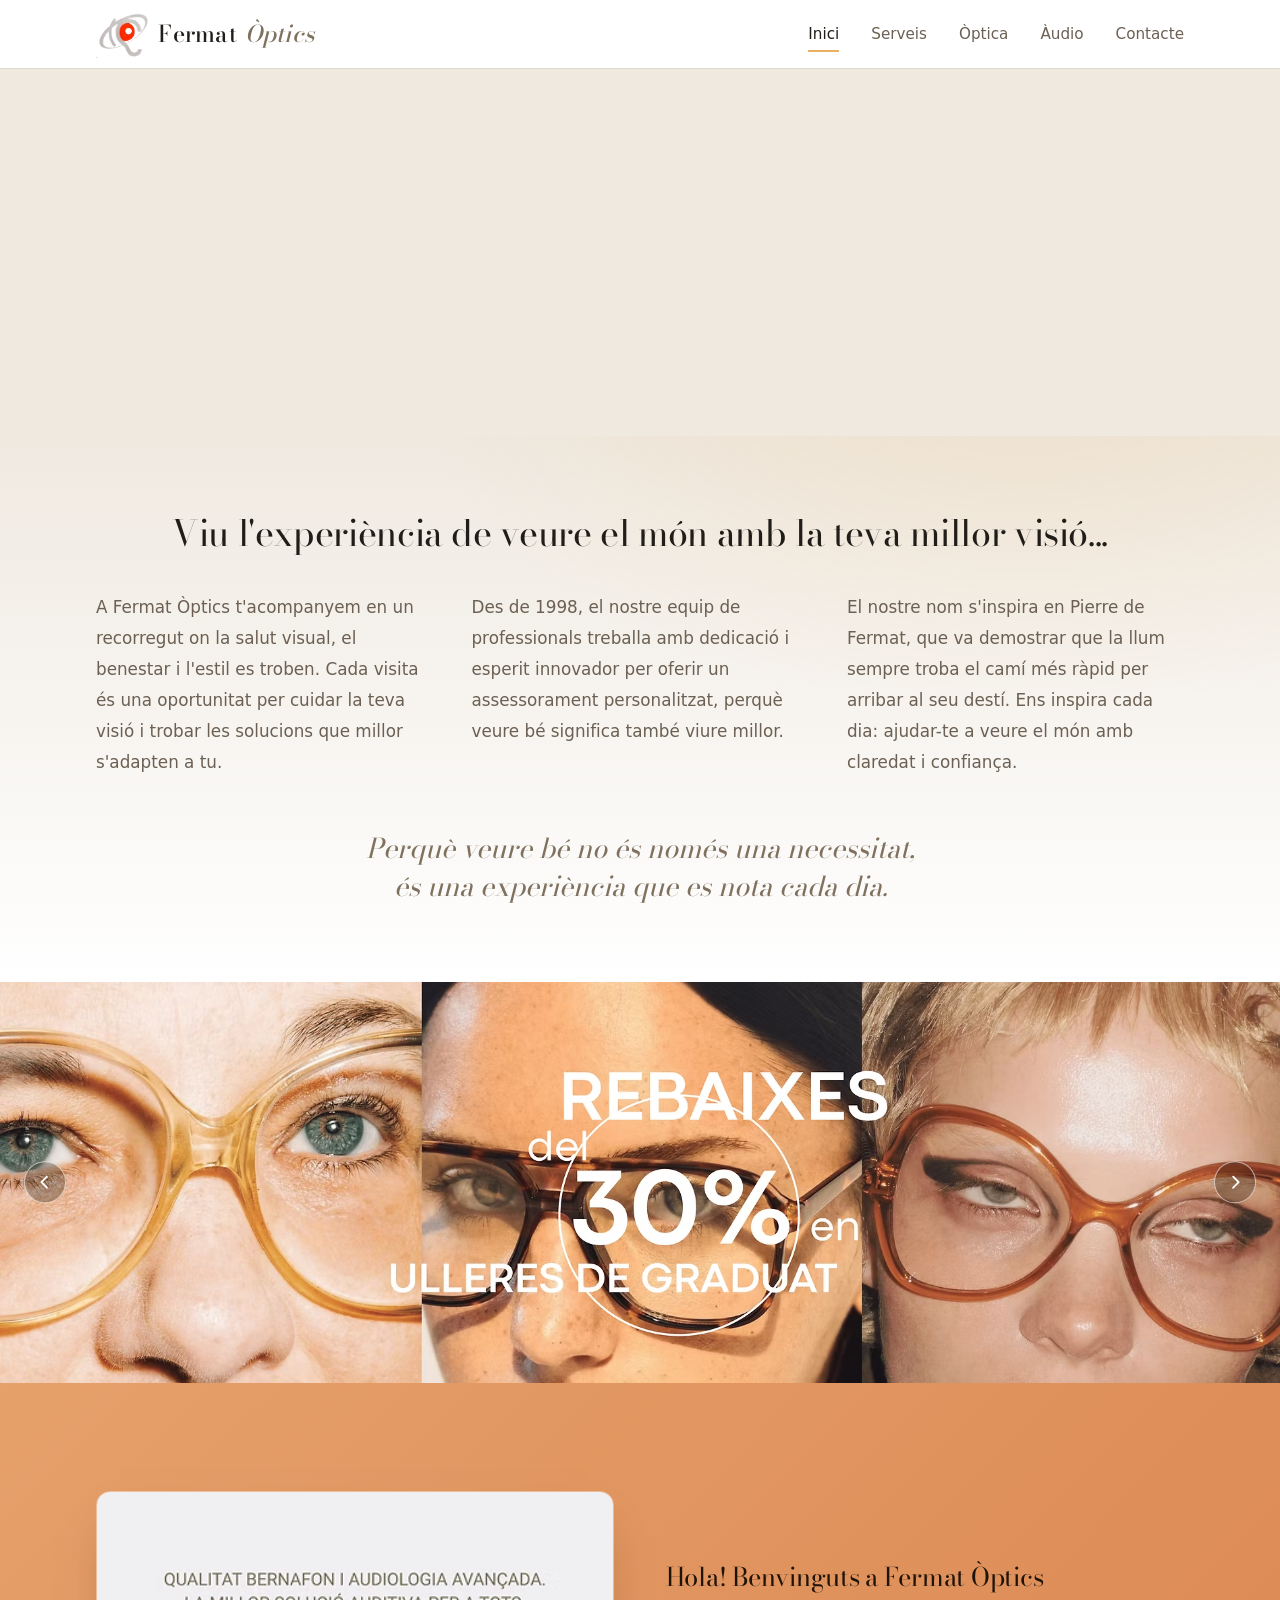
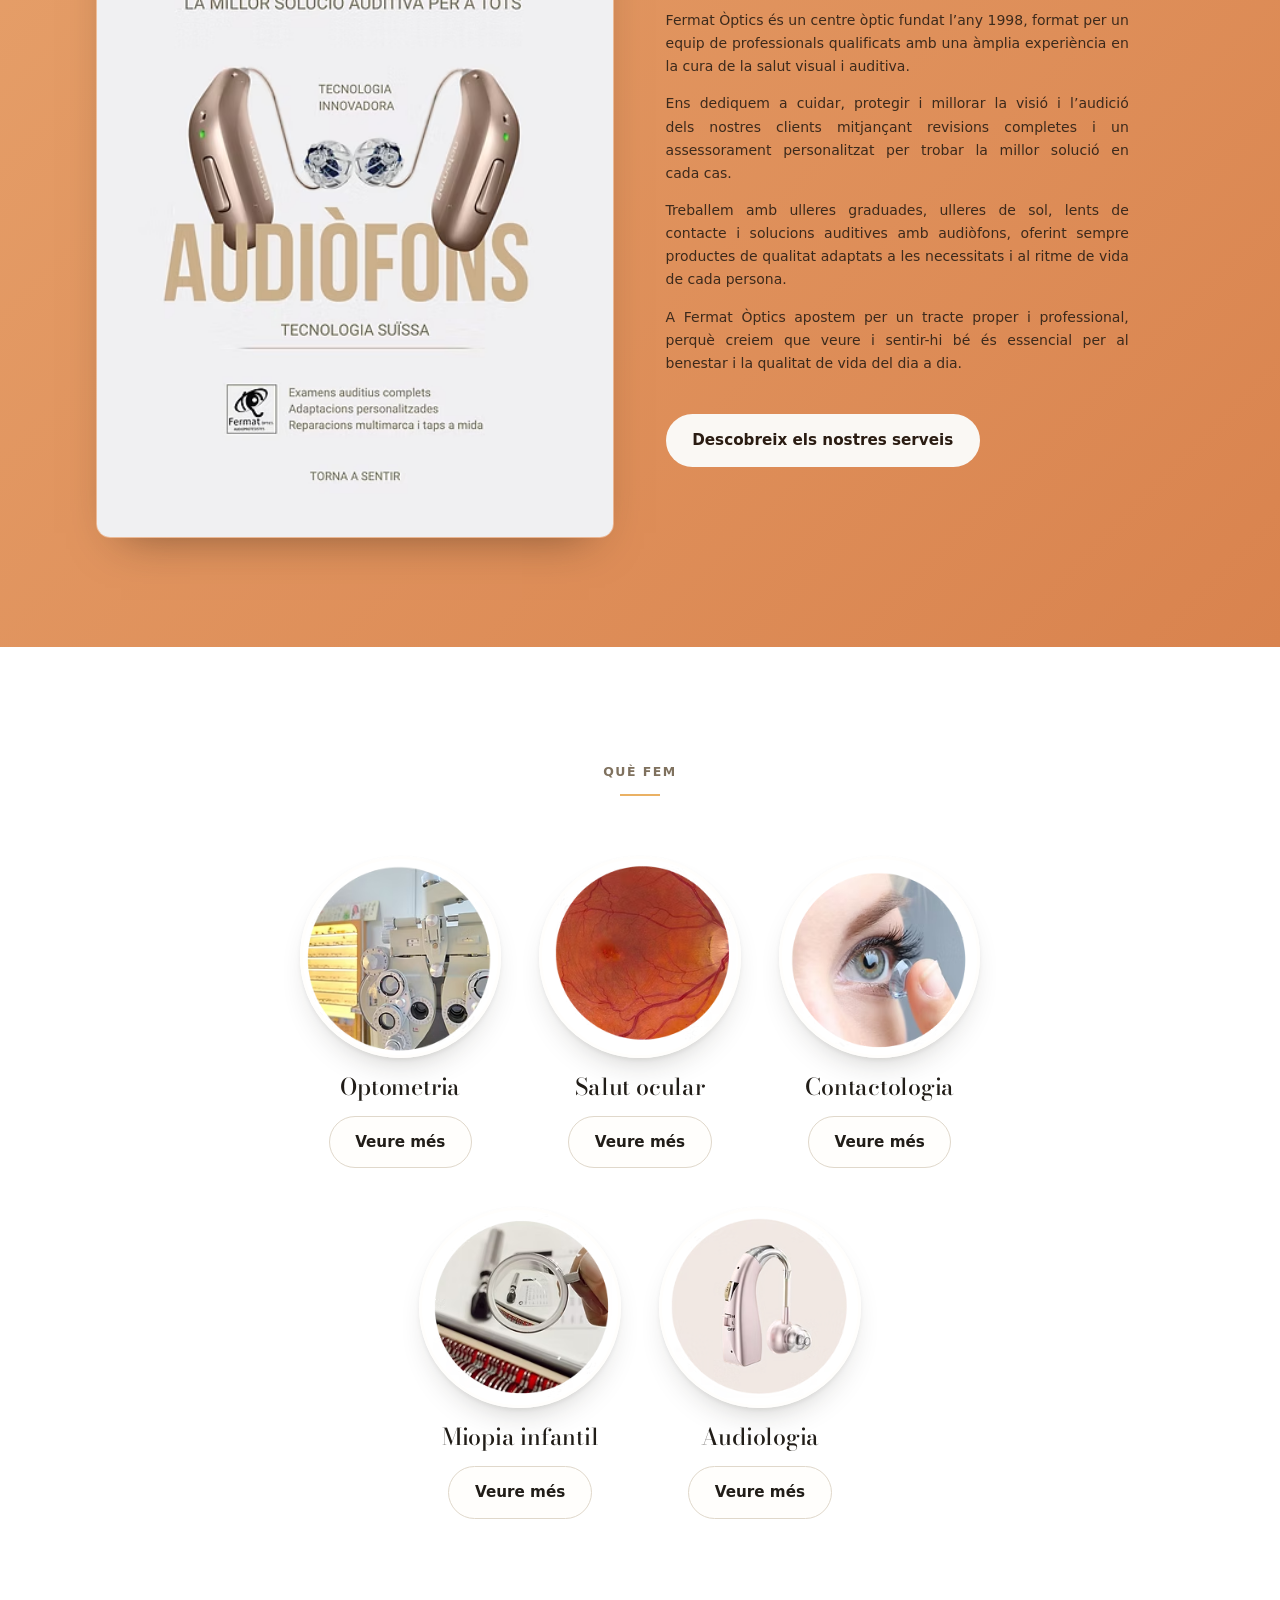
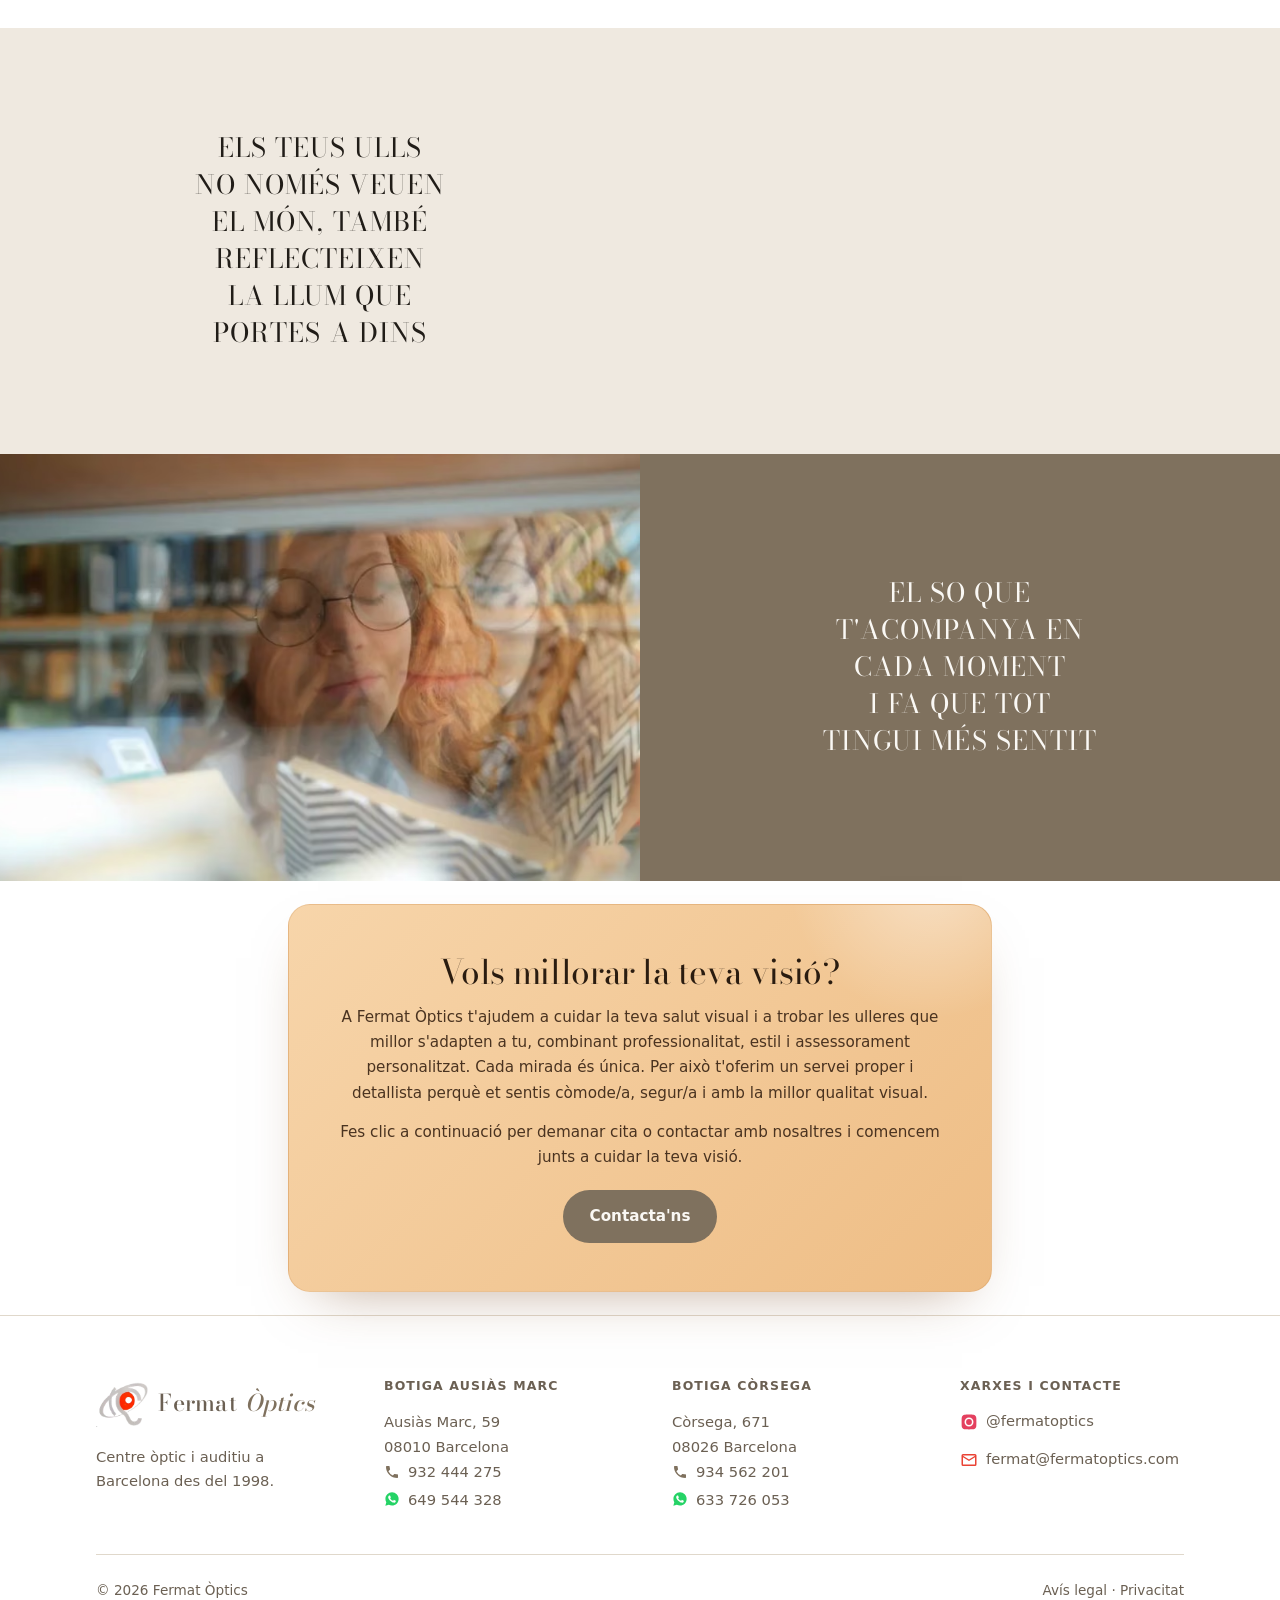
<file: index.html>
<!doctype html>
<html lang="ca">
<head>
<meta charset="utf-8">
<meta name="viewport" content="width=device-width, initial-scale=1">
<title>Fermat Òptics · Òptica i audiologia a Barcelona</title>
<meta name="description" content="Centre òptic i auditiu a Barcelona des del 1998. Optometria, salut ocular, contactologia, control de miopia infantil i audiologia. Dues botigues: Ausiàs Marc i Còrsega.">
<link rel="canonical" href="https://fermatoptics.com/">
<meta property="og:title" content="Fermat Òptics · Òptica i audiologia a Barcelona">
<meta property="og:description" content="Centre òptic i auditiu a Barcelona des del 1998. Cuidem la teva visió i la teva audició.">
<meta property="og:type" content="website">
<meta property="og:url" content="https://fermatoptics.com/">
<meta property="og:locale" content="ca_ES">
<link rel="icon" href="favicon.png" type="image/png">
<link rel="preload" href="fonts/bodoni-moda-latin.woff2" as="font" type="font/woff2" crossorigin>
<!-- Seguretat. A Vercel arriben com a capçaleres HTTP; aquí van dins de
     l'HTML perquè també protegeixin si la web se serveix des d'un
     allotjament on no podem tocar les capçaleres. -->
<meta http-equiv="Content-Security-Policy" content="default-src 'self'; script-src 'self' 'sha256-EImvqnRNNUEY0tyMjdMnXCAs4Y+Ha4IFbPv3E7zmmEI='; style-src 'self'; img-src 'self' data:; media-src 'self'; font-src 'self'; connect-src 'self'; form-action 'none'; base-uri 'none'; object-src 'none'; upgrade-insecure-requests">
<meta name="referrer" content="strict-origin-when-cross-origin">
<link rel="stylesheet" href="css/style.css">

<!-- Fitxes de negoci local: el que fa que apareguin al mapa de Google quan algú
     busca "òptica prop de mi" o "audiòfons Barcelona". Una fitxa per botiga.
     PENDENT: afegir openingHours quan el client ens passi els horaris. -->
<script type="application/ld+json">
{
  "@context": "https://schema.org",
  "@graph": [
    {
      "@type": "Organization",
      "@id": "https://fermatoptics.com/#organitzacio",
      "name": "Fermat Òptics",
      "url": "https://fermatoptics.com/",
      "foundingDate": "1998",
      "description": "Centre òptic i auditiu a Barcelona des del 1998.",
      "sameAs": ["https://www.instagram.com/fermatoptics/"]
    },
    {
      "@type": "Optician",
      "@id": "https://fermatoptics.com/#botiga-ausias-marc",
      "name": "Fermat Òptics · Ausiàs Marc",
      "parentOrganization": { "@id": "https://fermatoptics.com/#organitzacio" },
      "url": "https://fermatoptics.com/contacte.html",
      "telephone": "+34932444275",
      "currenciesAccepted": "EUR",
      "address": {
        "@type": "PostalAddress",
        "streetAddress": "Ausiàs Marc, 59",
        "postalCode": "08010",
        "addressLocality": "Barcelona",
        "addressRegion": "Barcelona",
        "addressCountry": "ES"
      },
      "areaServed": "Barcelona",
      "openingHoursSpecification": [
        {
          "@type": "OpeningHoursSpecification",
          "dayOfWeek": ["Monday", "Tuesday", "Wednesday", "Thursday", "Friday"],
          "opens": "09:30", "closes": "13:30"
        },
        {
          "@type": "OpeningHoursSpecification",
          "dayOfWeek": ["Monday", "Tuesday", "Wednesday", "Thursday", "Friday"],
          "opens": "16:30", "closes": "20:00"
        },
        {
          "@type": "OpeningHoursSpecification",
          "dayOfWeek": "Saturday",
          "opens": "10:00", "closes": "13:30"
        }
      ],
      "makesOffer": [
        { "@type": "Offer", "itemOffered": { "@type": "Service", "name": "Optometria i revisions visuals" } },
        { "@type": "Offer", "itemOffered": { "@type": "Service", "name": "Contactologia" } },
        { "@type": "Offer", "itemOffered": { "@type": "Service", "name": "Control de miopia infantil" } },
        { "@type": "Offer", "itemOffered": { "@type": "Service", "name": "Audiometria i audiòfons" } }
      ]
    },
    {
      "@type": "Optician",
      "@id": "https://fermatoptics.com/#botiga-corsega",
      "name": "Fermat Òptics · Còrsega",
      "parentOrganization": { "@id": "https://fermatoptics.com/#organitzacio" },
      "url": "https://fermatoptics.com/contacte.html",
      "telephone": "+34934562201",
      "currenciesAccepted": "EUR",
      "address": {
        "@type": "PostalAddress",
        "streetAddress": "Còrsega, 671",
        "postalCode": "08026",
        "addressLocality": "Barcelona",
        "addressRegion": "Barcelona",
        "addressCountry": "ES"
      },
      "areaServed": "Barcelona",
      "openingHoursSpecification": [
        {
          "@type": "OpeningHoursSpecification",
          "dayOfWeek": ["Monday", "Tuesday", "Wednesday", "Thursday", "Friday"],
          "opens": "09:30", "closes": "13:30"
        },
        {
          "@type": "OpeningHoursSpecification",
          "dayOfWeek": ["Monday", "Tuesday", "Wednesday", "Thursday", "Friday"],
          "opens": "16:30", "closes": "20:00"
        },
        {
          "@type": "OpeningHoursSpecification",
          "dayOfWeek": "Saturday",
          "opens": "10:00", "closes": "13:30"
        }
      ],
      "makesOffer": [
        { "@type": "Offer", "itemOffered": { "@type": "Service", "name": "Optometria i revisions visuals" } },
        { "@type": "Offer", "itemOffered": { "@type": "Service", "name": "Contactologia" } },
        { "@type": "Offer", "itemOffered": { "@type": "Service", "name": "Control de miopia infantil" } },
        { "@type": "Offer", "itemOffered": { "@type": "Service", "name": "Audiometria i audiòfons" } }
      ]
    }
  ]
}
</script>
</head>
<body>

<a class="salta-nav" href="#principal">Salta al contingut</a>

<header class="capcalera">
  <div class="contenidor capcalera__interior">
    <a class="marca" href="index.html"><img class="marca__logo" src="public/images/fermat/icona.avif" alt="" width="160" height="160">Fermat <span>Òptics</span></a>

    <nav class="nav--ample" aria-label="Principal">
      <ul class="nav__llista">
        <li><a href="index.html" aria-current="page">Inici</a></li>
        <li><a href="serveis.html">Serveis</a></li>
        <li><a href="optica.html">Òptica</a></li>
        <li><a href="audio.html">Àudio</a></li>
        <li><a href="contacte.html">Contacte</a></li>
      </ul>
    </nav>

    <details class="menu">
      <summary aria-label="Obre el menú"></summary>
      <div class="menu__panell">
        <nav aria-label="Principal">
          <ul class="nav__llista">
            <li><a href="index.html" aria-current="page">Inici</a></li>
            <li><a href="serveis.html">Serveis</a></li>
            <li><a href="optica.html">Òptica</a></li>
            <li><a href="audio.html">Àudio</a></li>
            <li><a href="contacte.html">Contacte</a></li>
          </ul>
        </nav>
      </div>
    </details>
  </div>
</header>

<main id="principal">

  <!-- BANNER PRINCIPAL — tres imatges que es fonen cada 10 s (CSS pur).
       Totes tres carreguen d'entrada perquè es veuen a dalt de tot. -->
  <section class="hero hero--banner" aria-label="Fermat Òptics">
    <img class="hero__slide"
         src="public/images/fermat/banner-principal.avif"
         sizes="100vw" width="1382" height="396"
         fetchpriority="high" decoding="async"
         alt="Fermat Òptics · Audioprotesistes">
    <img class="hero__slide"
         src="public/images/fermat/muntures-expositor.avif"
         sizes="100vw" width="1745" height="500"
         decoding="async" alt="">
    <img class="hero__slide"
         src="public/images/fermat/foropter.avif"
         sizes="100vw" width="1745" height="500"
         decoding="async" alt="">
  </section>

  <section class="portada portada--interior portada--intro">
    <div class="contenidor">
      <h1>Viu l'experiència de veure el món amb la teva millor visió...</h1>

      <div class="intro-cols">
        <p>
          A Fermat Òptics t'acompanyem en un recorregut on la salut visual, el
          benestar i l'estil es troben. Cada visita és una oportunitat per
          cuidar la teva visió i trobar les solucions que millor s'adapten a tu.
        </p>
        <p>
          Des de 1998, el nostre equip de professionals treballa amb dedicació i
          esperit innovador per oferir un assessorament personalitzat, perquè
          veure bé significa també viure millor.
        </p>
        <p>
          El nostre nom s'inspira en Pierre de Fermat, que va demostrar que la
          llum sempre troba el camí més ràpid per arribar al seu destí. Ens
          inspira cada dia: ajudar-te a veure el món amb claredat i confiança.
        </p>
      </div>

      <p class="intro-tanca">
        Perquè veure bé no és només una necessitat, és una experiència que es
        nota cada dia.
      </p>
    </div>
  </section>

  <!-- Franja de cartells: canvia sola cada 10 s i es pot passar amb la fletxa.
       Sense JavaScript la rotació la fa el CSS; el JS només afegeix la fletxa
       i reinicia el comptador quan hi cliques. -->
  <section class="faixa-foto faixa-slider" aria-label="Promocions">
    <img class="faixa-slider__foto" src="public/images/fermat/cartell-rebaixes-graduat.avif"
         sizes="100vw" width="1897" height="594"
         loading="lazy" decoding="async" alt="Rebaixes: fins al 30% en ulleres de graduat">
    <img class="faixa-slider__foto" src="public/images/fermat/cartell-rebaixes-sol.avif"
         sizes="100vw" width="1897" height="594"
         loading="lazy" decoding="async" alt="Rebaixes: 30% en ulleres de sol">
    <img class="faixa-slider__foto" src="public/images/fermat/cartell-rebaixes-lents.avif"
         sizes="100vw" width="1897" height="594"
         loading="lazy" decoding="async" alt="Rebaixes: fins al 50% en lents òptiques">
    <button class="faixa-slider__fletxa faixa-slider__fletxa--enrere" type="button" aria-label="Cartell anterior">
      <svg viewBox="0 0 24 24" width="22" height="22" aria-hidden="true"><path fill="currentColor" d="M14.7 5.3a1 1 0 0 1 0 1.4L9.4 12l5.3 5.3a1 1 0 1 1-1.4 1.4l-6-6a1 1 0 0 1 0-1.4l6-6a1 1 0 0 1 1.4 0Z"/></svg>
    </button>
    <button class="faixa-slider__fletxa faixa-slider__fletxa--endavant" type="button" aria-label="Cartell següent">
      <svg viewBox="0 0 24 24" width="22" height="22" aria-hidden="true"><path fill="currentColor" d="M9.3 5.3a1 1 0 0 0 0 1.4l5.3 5.3-5.3 5.3a1 1 0 1 0 1.4 1.4l6-6a1 1 0 0 0 0-1.4l-6-6a1 1 0 0 0-1.4 0Z"/></svg>
    </button>
  </section>

  <!-- Banda taronja: rejilla amb foto (esquerra) i text (dreta) -->
  <section class="banda-taronja">
    <div class="contenidor">
      <div class="duo">
        <div class="duo__foto">
          <img src="public/images/fermat/cartell-audiofons.avif"
               sizes="(max-width: 54rem) 92vw, 30rem"
               width="426" height="532" loading="lazy" decoding="async"
               alt="Benvinguts a Fermat Òptics">
        </div>
        <div>
          <h2>Hola! Benvinguts a Fermat Òptics</h2>
          <p class="plom">
          Fermat Òptics és un centre òptic fundat l’any 1998, format per un equip de professionals qualificats amb una àmplia experiència en la cura de la salut visual i auditiva.
          </p>
          <p class="plom">
          Ens dediquem a cuidar, protegir i millorar la visió i l’audició dels nostres clients mitjançant revisions completes i un assessorament personalitzat per trobar la millor solució en cada cas.
          </p>
          <p class="plom">
          Treballem amb ulleres graduades, ulleres de sol, lents de contacte i solucions auditives amb audiòfons, oferint sempre productes de qualitat adaptats a les necessitats i al ritme de vida de cada persona.
          </p>
          <p class="plom">
          A Fermat Òptics apostem per un tracte proper i professional, perquè creiem que veure i sentir-hi bé és essencial per al benestar i la qualitat de vida del dia a dia.
          </p>
          <div class="botons">
            <a class="boto boto--ple" href="serveis.html">Descobreix els nostres serveis</a>
          </div>
        </div>
      </div>
    </div>
  </section>

  <!-- Secció Què fem: 5 cercles amb foto, 3 a dalt i 2 a baix -->
  <section>
    <div class="contenidor">
      <div class="encap">
        <p class="eyebrow">Què fem</p>
      </div>

      <div class="cercles">
        <div class="cercle">
          <a class="cercle__foto" href="serveis.html">
            <img src="public/images/serveis/optometria.avif" width="200" height="200" loading="lazy" decoding="async" alt="Optometria">
          </a>
          <h3>Optometria</h3>
          <a class="boto boto--buit" href="serveis.html">Veure més</a>
        </div>

        <div class="cercle">
          <a class="cercle__foto" href="serveis.html">
            <img src="public/images/serveis/salut-ocular.avif" width="200" height="200" loading="lazy" decoding="async" alt="Salut ocular">
          </a>
          <h3>Salut ocular</h3>
          <a class="boto boto--buit" href="serveis.html">Veure més</a>
        </div>

        <div class="cercle">
          <a class="cercle__foto" href="serveis.html">
            <img src="public/images/serveis/contactologia.avif" width="200" height="200" loading="lazy" decoding="async" alt="Contactologia">
          </a>
          <h3>Contactologia</h3>
          <a class="boto boto--buit" href="serveis.html">Veure més</a>
        </div>

        <div class="cercle">
          <a class="cercle__foto" href="serveis.html">
            <img src="public/images/serveis/miopia-infantil.avif" width="200" height="200" loading="lazy" decoding="async" alt="Miopia infantil">
          </a>
          <h3>Miopia infantil</h3>
          <a class="boto boto--buit" href="serveis.html">Veure més</a>
        </div>

        <div class="cercle">
          <a class="cercle__foto" href="serveis.html">
            <img src="public/images/serveis/audiometria.avif" width="200" height="200" loading="lazy" decoding="async" alt="Audiologia">
          </a>
          <h3>Audiologia</h3>
          <a class="boto boto--buit" href="serveis.html">Veure més</a>
        </div>
      </div>
    </div>
  </section>

  <!-- Mosaic 2x2: (1,1) cita · (1,2) foto parallax · (2,1) vídeo · (2,2) cita -->
  <section class="mosaic" aria-label="Visió i so">
    <!-- (1,1) -->
    <div class="mosaic__cel mosaic__cel--text">
      <blockquote class="mosaic__cita">
        Els teus ulls no només veuen el món, també reflecteixen la llum que
        portes a dins
      </blockquote>
    </div>

    <!-- (1,2) foto amb paral·laxi: la mou el JS amb transform, que va per GPU -->
    <div class="mosaic__cel mosaic__foto">
      <img src="public/images/fermat/cartell-ulleres-sol.avif"
           width="928" height="927" loading="lazy" decoding="async"
           alt="Ulleres de sol de Fermat Òptics">
    </div>

    <!-- (2,1) vídeo (de moment, foto de mostra amb botó de reproducció) -->
    <div class="mosaic__cel mosaic__video">
      <!-- Vídeo curt en bucle, sense so. El tall del bucle porta una fosa de
           0,7 s, per això el salt gairebé no es nota. El poster és el mateix
           fotograma, així no hi ha parpelleig mentre carrega. -->
      <video class="mosaic__clip" autoplay muted loop playsinline preload="auto"
             poster="public/images/fermat/noia-llegint-poster.avif"
             width="1280" height="720"
             aria-label="Clienta llegint amb ulleres de Fermat Òptics">
        <source src="public/images/fermat/noia-llegint.mp4" type="video/mp4">
        <source src="public/images/fermat/noia-llegint.webm" type="video/webm">
      </video>
    </div>

    <!-- (2,2) -->
    <div class="mosaic__cel mosaic__cel--text mosaic__cel--so">
      <blockquote class="mosaic__cita">
        El so que t'acompanya en cada moment i fa que tot tingui més sentit
      </blockquote>
    </div>
  </section>

  <!-- Crida a l'acció: quadrat taronja suau, centrat -->
  <section class="crida-seccio">
    <div class="contenidor">
      <div class="crida">
        <h2>Vols millorar la teva visió?</h2>
        <p>
          A Fermat Òptics t'ajudem a cuidar la teva salut visual i a trobar les
          ulleres que millor s'adapten a tu, combinant professionalitat, estil i
          assessorament personalitzat. Cada mirada és única. Per això t'oferim un servei proper i detallista
          perquè et sentis còmode/a, segur/a i amb la millor qualitat visual.
        </p>
        <p>
          Fes clic a continuació per demanar cita o contactar amb nosaltres i
          comencem junts a cuidar la teva visió.
        </p>
        <div class="botons">
          <a class="boto boto--ple" href="contacte.html">Contacta'ns</a>
        </div>
      </div>
    </div>
  </section>

</main>

<footer class="peu">
  <div class="contenidor">
    <div class="peu__graella">
      <div>
        <a class="marca" href="index.html"><img class="marca__logo" src="public/images/fermat/icona.avif" alt="" width="160" height="160">Fermat <span>Òptics</span></a>
        <p class="peu__lema">
          Centre òptic i auditiu a Barcelona des del 1998.
        </p>
      </div>

      <div>
        <h4>Botiga Ausiàs Marc</h4>
        <address>
          Ausiàs Marc, 59<br>
          08010 Barcelona<br>
          <a class="tel" href="tel:+34932444275"><svg class="ico" viewBox="0 0 24 24" width="16" height="16" aria-hidden="true"><path fill="#7f715e" d="M6.62 10.79a15.05 15.05 0 0 0 6.59 6.59l2.2-2.2a1 1 0 0 1 1.01-.24c1.12.37 2.33.57 3.58.57a1 1 0 0 1 1 1V20a1 1 0 0 1-1 1A17 17 0 0 1 3 4a1 1 0 0 1 1-1h3.5a1 1 0 0 1 1 1c0 1.25.2 2.46.57 3.58a1 1 0 0 1-.25 1.01l-2.2 2.2Z"/></svg>932 444 275</a><br>
          <a class="wa" href="https://wa.me/34649544328"><svg class="ico" viewBox="0 0 24 24" width="16" height="16" aria-hidden="true"><path fill="#25D366" d="M12.04 2C6.58 2 2.13 6.45 2.13 11.91c0 1.75.46 3.45 1.32 4.95L2 22l5.25-1.38a9.9 9.9 0 0 0 4.79 1.22c5.46 0 9.91-4.45 9.91-9.91 0-2.65-1.03-5.14-2.9-7.01A9.82 9.82 0 0 0 12.04 2Zm5.8 14.16c-.24.68-1.42 1.3-1.95 1.34-.5.05-1.13.07-1.82-.11-.42-.14-.96-.31-1.65-.61-2.9-1.25-4.79-4.17-4.94-4.36-.14-.19-1.18-1.57-1.18-3 0-1.42.75-2.12 1.01-2.41.26-.29.57-.36.76-.36.19 0 .38 0 .55.01.18.01.41-.07.64.49.24.58.82 2 .89 2.14.07.14.12.31.02.5-.09.19-.14.31-.28.47-.14.16-.3.36-.42.48-.14.14-.29.29-.12.57.16.27.72 1.19 1.55 1.93 1.07.95 1.97 1.25 2.24 1.39.27.14.43.12.59-.07.16-.19.68-.79.86-1.07.18-.27.36-.22.6-.13.24.09 1.55.73 1.81.86.27.13.44.2.51.31.07.11.07.66-.17 1.3Z"/></svg>649 544 328</a>
        </address>
      </div>

      <div>
        <h4>Botiga Còrsega</h4>
        <address>
          Còrsega, 671<br>
          08026 Barcelona<br>
          <a class="tel" href="tel:+34934562201"><svg class="ico" viewBox="0 0 24 24" width="16" height="16" aria-hidden="true"><path fill="#7f715e" d="M6.62 10.79a15.05 15.05 0 0 0 6.59 6.59l2.2-2.2a1 1 0 0 1 1.01-.24c1.12.37 2.33.57 3.58.57a1 1 0 0 1 1 1V20a1 1 0 0 1-1 1A17 17 0 0 1 3 4a1 1 0 0 1 1-1h3.5a1 1 0 0 1 1 1c0 1.25.2 2.46.57 3.58a1 1 0 0 1-.25 1.01l-2.2 2.2Z"/></svg>934 562 201</a><br>
          <a class="wa" href="https://wa.me/34633726053"><svg class="ico" viewBox="0 0 24 24" width="16" height="16" aria-hidden="true"><path fill="#25D366" d="M12.04 2C6.58 2 2.13 6.45 2.13 11.91c0 1.75.46 3.45 1.32 4.95L2 22l5.25-1.38a9.9 9.9 0 0 0 4.79 1.22c5.46 0 9.91-4.45 9.91-9.91 0-2.65-1.03-5.14-2.9-7.01A9.82 9.82 0 0 0 12.04 2Zm5.8 14.16c-.24.68-1.42 1.3-1.95 1.34-.5.05-1.13.07-1.82-.11-.42-.14-.96-.31-1.65-.61-2.9-1.25-4.79-4.17-4.94-4.36-.14-.19-1.18-1.57-1.18-3 0-1.42.75-2.12 1.01-2.41.26-.29.57-.36.76-.36.19 0 .38 0 .55.01.18.01.41-.07.64.49.24.58.82 2 .89 2.14.07.14.12.31.02.5-.09.19-.14.31-.28.47-.14.16-.3.36-.42.48-.14.14-.29.29-.12.57.16.27.72 1.19 1.55 1.93 1.07.95 1.97 1.25 2.24 1.39.27.14.43.12.59-.07.16-.19.68-.79.86-1.07.18-.27.36-.22.6-.13.24.09 1.55.73 1.81.86.27.13.44.2.51.31.07.11.07.66-.17 1.3Z"/></svg>633 726 053</a>
        </address>
      </div>

      <div>
        <h4>Xarxes i contacte</h4>
        <ul class="social">
          <li><a href="https://www.instagram.com/fermatoptics/" rel="noopener"><svg class="ico" viewBox="0 0 24 24" width="18" height="18" aria-hidden="true"><path fill="#E4405F" d="M12 2.16c3.2 0 3.58.01 4.85.07 1.17.05 1.8.25 2.23.41.56.22.96.48 1.38.9.42.42.68.82.9 1.38.16.43.36 1.06.41 2.23.06 1.27.07 1.65.07 4.85s-.01 3.58-.07 4.85c-.05 1.17-.25 1.8-.41 2.23-.22.56-.48.96-.9 1.38-.42.42-.82.68-1.38.9-.43.16-1.06.36-2.23.41-1.27.06-1.65.07-4.85.07s-3.58-.01-4.85-.07c-1.17-.05-1.8-.25-2.23-.41a3.7 3.7 0 0 1-1.38-.9 3.7 3.7 0 0 1-.9-1.38c-.16-.43-.36-1.06-.41-2.23-.06-1.27-.07-1.65-.07-4.85s.01-3.58.07-4.85c.05-1.17.25-1.8.41-2.23.22-.56.48-.96.9-1.38.42-.42.82-.68 1.38-.9.43-.16 1.06-.36 2.23-.41C8.42 2.17 8.8 2.16 12 2.16Zm0 3.89a5.95 5.95 0 1 0 0 11.9 5.95 5.95 0 0 0 0-11.9Zm0 9.82a3.87 3.87 0 1 1 0-7.74 3.87 3.87 0 0 1 0 7.74Zm6.16-9.99a1.39 1.39 0 1 1-2.78 0 1.39 1.39 0 0 1 2.78 0Z"/></svg>@fermatoptics</a></li>
          <li><a href="mailto:fermat@fermatoptics.com"><svg class="ico" viewBox="0 0 24 24" width="18" height="18" aria-hidden="true"><path fill="#EA4335" d="M4 4h16a2 2 0 0 1 2 2v12a2 2 0 0 1-2 2H4a2 2 0 0 1-2-2V6a2 2 0 0 1 2-2Zm0 2v.4l8 5 8-5V6H4Zm16 2.4-8 5-8-5V18h16V8.4Z"/></svg>fermat@fermatoptics.com</a></li>
        </ul>
      </div>
    </div>

    <div class="peu__baix">
      <p>© 2026 Fermat Òptics</p>
      <p>
        <a href="avis-legal.html">Avís legal</a> ·
        <a href="politica-privacitat.html">Privacitat</a>
      </p>
    </div>
  </div>
</footer>

<script src="js/web.js" defer></script>

</body>
</html>
</file>
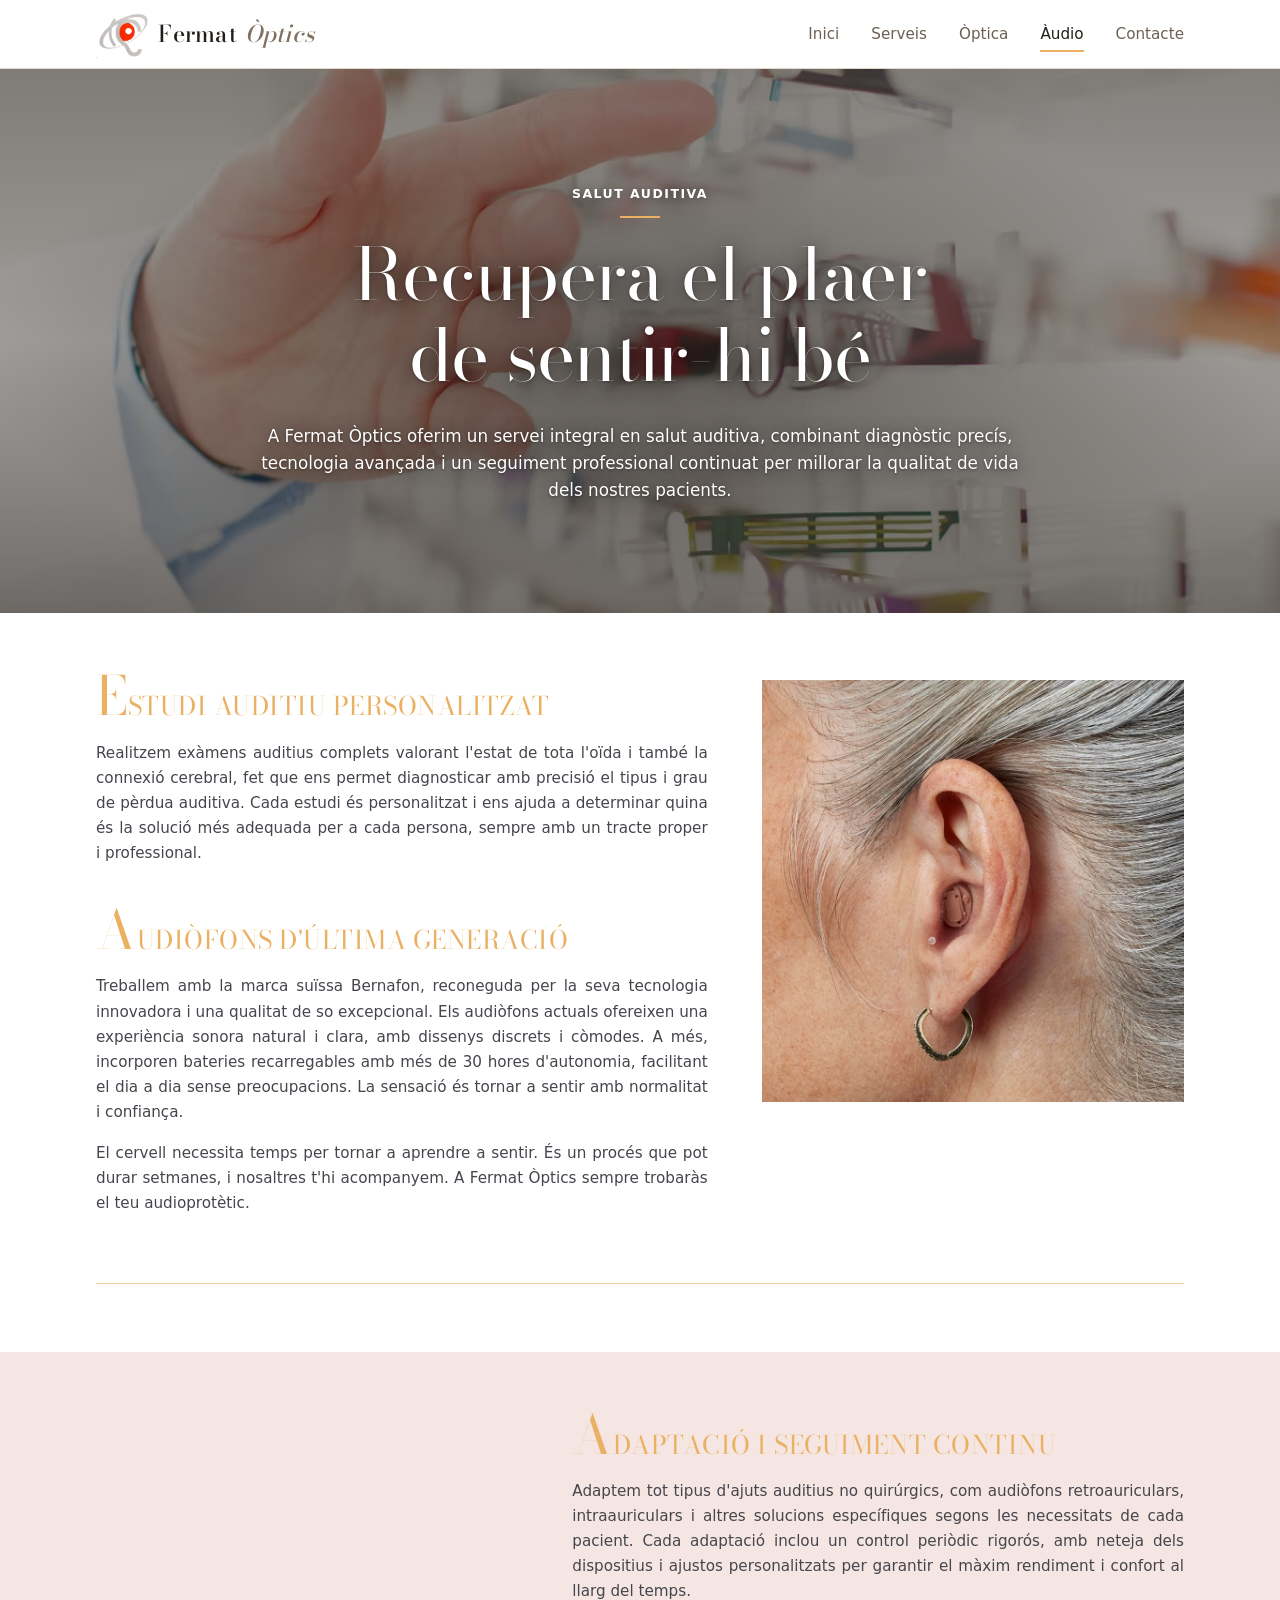
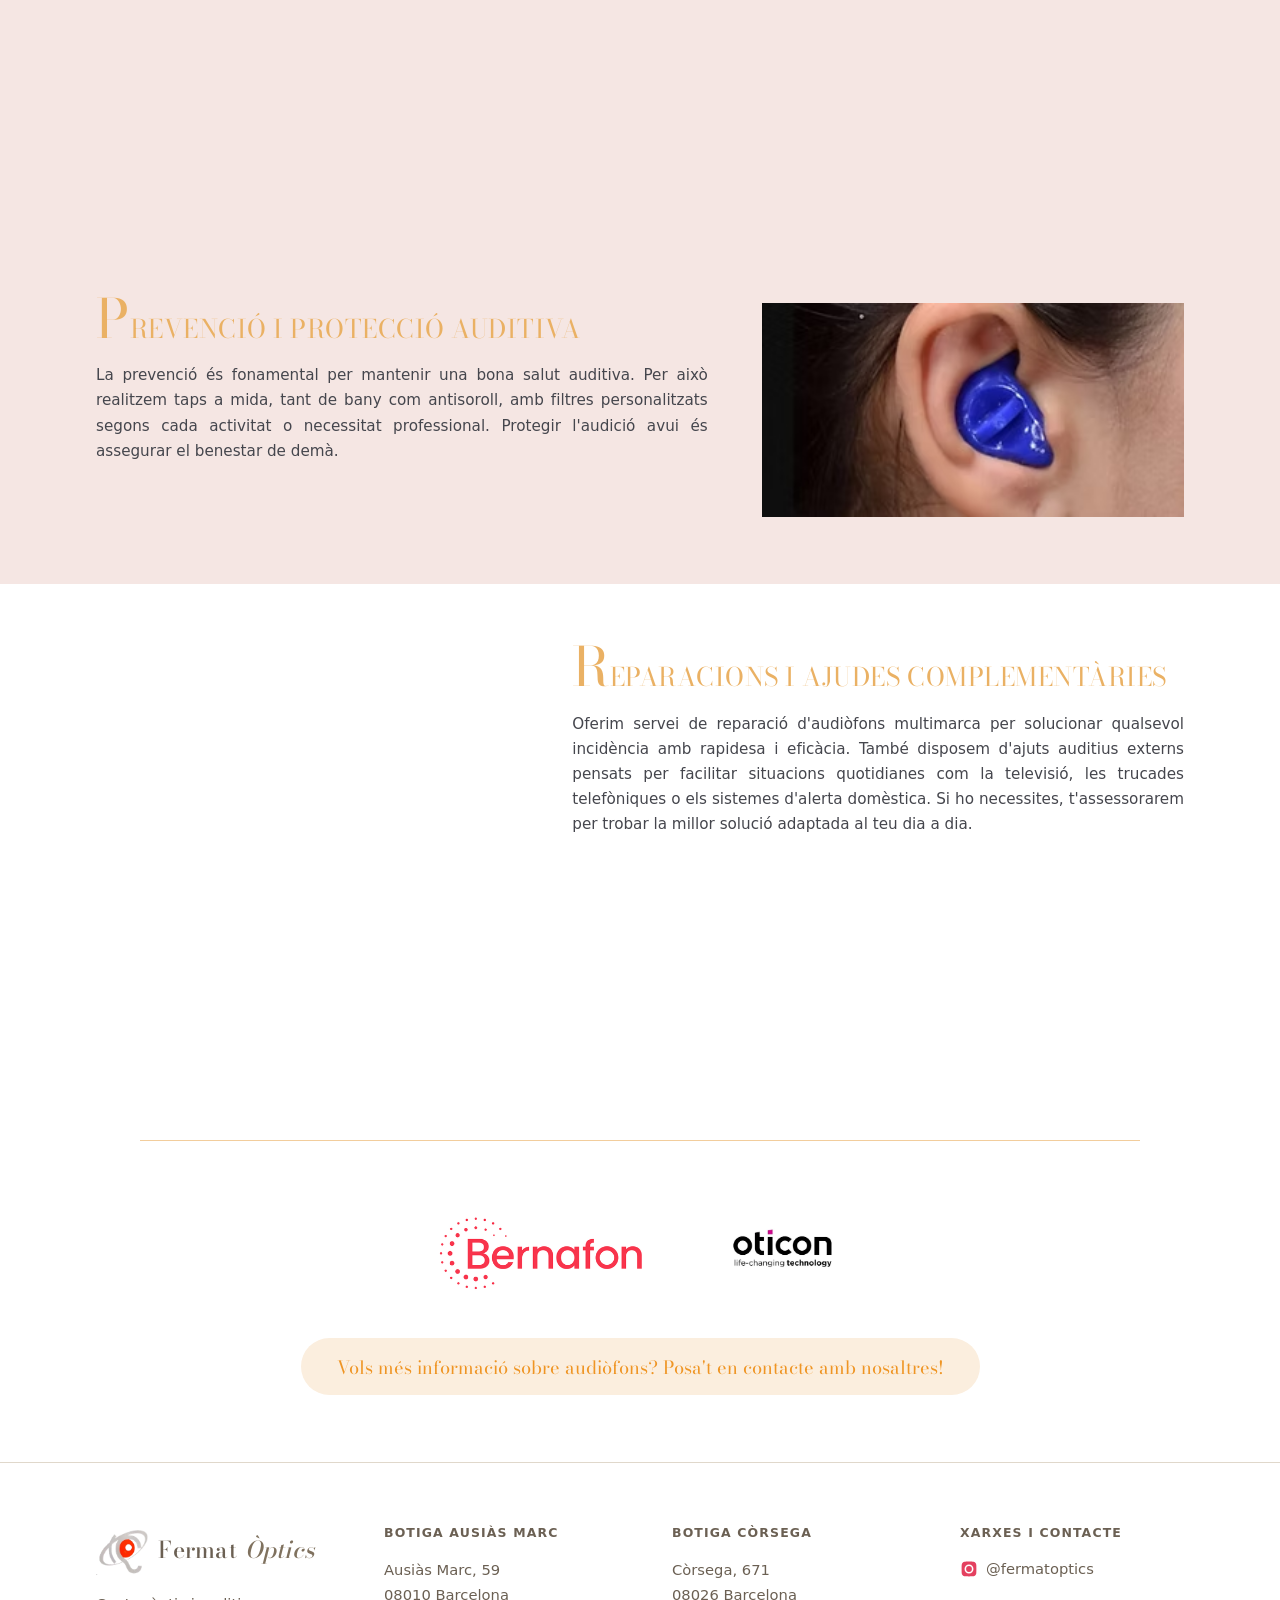
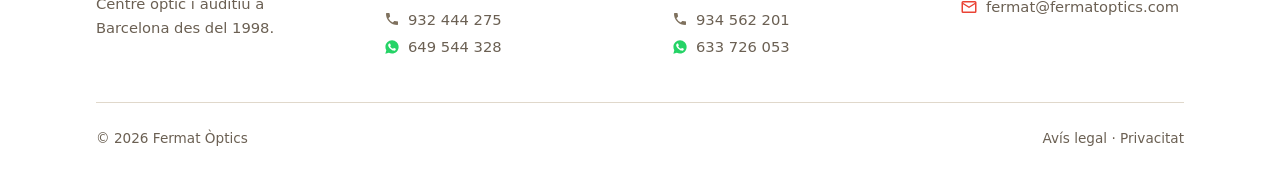
<file: audio.html>
<!doctype html>
<html lang="ca">
<head>
<meta charset="utf-8">
<meta name="viewport" content="width=device-width, initial-scale=1">
<title>Àudio · Audiòfons i audiometries a Barcelona · Fermat Òptics</title>
<meta name="description" content="Centre auditiu a Barcelona: estudis auditius complets, audiòfons Bernafon, taps a mida, reparacions multimarca i seguiment. Dues botigues a Barcelona.">
<link rel="canonical" href="https://fermatoptics.com/audio.html">
<meta property="og:title" content="Àudio · Audiòfons i audiometries a Barcelona · Fermat Òptics">
<meta property="og:description" content="Estudis auditius complets i adaptació personalitzada d'audiòfons Bernafon.">
<meta property="og:type" content="website">
<meta property="og:url" content="https://fermatoptics.com/audio.html">
<meta property="og:locale" content="ca_ES">
<link rel="icon" href="favicon.png" type="image/png">
<link rel="preload" href="fonts/bodoni-moda-latin.woff2" as="font" type="font/woff2" crossorigin>
<!-- Seguretat. A Vercel arriben com a capçaleres HTTP; aquí van dins de
     l'HTML perquè també protegeixin si la web se serveix des d'un
     allotjament on no podem tocar les capçaleres. -->
<meta http-equiv="Content-Security-Policy" content="default-src 'self'; script-src 'self' 'sha256-EImvqnRNNUEY0tyMjdMnXCAs4Y+Ha4IFbPv3E7zmmEI='; style-src 'self'; img-src 'self' data:; media-src 'self'; font-src 'self'; connect-src 'self'; form-action 'none'; base-uri 'none'; object-src 'none'; upgrade-insecure-requests">
<meta name="referrer" content="strict-origin-when-cross-origin">
<link rel="stylesheet" href="css/style.css">
</head>
<body>

<a class="salta-nav" href="#principal">Salta al contingut</a>

<header class="capcalera">
  <div class="contenidor capcalera__interior">
    <a class="marca" href="index.html"><img class="marca__logo" src="public/images/fermat/icona.avif" alt="" width="160" height="160">Fermat <span>Òptics</span></a>

    <nav class="nav--ample" aria-label="Principal">
      <ul class="nav__llista">
        <li><a href="index.html">Inici</a></li>
        <li><a href="serveis.html">Serveis</a></li>
        <li><a href="optica.html">Òptica</a></li>
        <li><a href="audio.html" aria-current="page">Àudio</a></li>
        <li><a href="contacte.html">Contacte</a></li>
      </ul>
    </nav>

    <details class="menu">
      <summary aria-label="Obre el menú"></summary>
      <div class="menu__panell">
        <nav aria-label="Principal">
          <ul class="nav__llista">
            <li><a href="index.html">Inici</a></li>
            <li><a href="serveis.html">Serveis</a></li>
            <li><a href="optica.html">Òptica</a></li>
            <li><a href="audio.html" aria-current="page">Àudio</a></li>
            <li><a href="contacte.html">Contacte</a></li>
          </ul>
        </nav>
      </div>
    </details>
  </div>
</header>

<main id="principal" class="pagina-audio">

  <!-- Hero amb el títol a sobre de la foto -->
  <section class="hero hero--una hero--titol" aria-label="Salut auditiva">
    <img class="hero__slide"
         src="public/images/fermat/exploracio.avif"
         sizes="100vw" width="1897" height="474"
         fetchpriority="high" decoding="async"
         alt="Gabinet d'audiologia de Fermat Òptics">
    <div class="hero__caixa">
      <div class="contenidor">
        <p class="eyebrow">Salut auditiva</p>
        <h1>Recupera el plaer de sentir-hi bé</h1>
        <p class="hero__subtitol">
          A Fermat Òptics oferim un servei integral en salut auditiva, combinant
          diagnòstic precís, tecnologia avançada i un seguiment professional
          continuat per millorar la qualitat de vida dels nostres pacients.
        </p>
      </div>
    </div>
  </section>

  <section class="au-bloc">
    <div class="contenidor">
      <div class="au-duo">
        <div>
          <h2 class="au-titol">Estudi auditiu personalitzat</h2>
          <p>
            Realitzem exàmens auditius complets valorant l'estat de tota l'oïda
            i també la connexió cerebral, fet que ens permet diagnosticar amb
            precisió el tipus i grau de pèrdua auditiva. Cada estudi és
            personalitzat i ens ajuda a determinar quina és la solució més
            adequada per a cada persona, sempre amb un tracte proper i
            professional.
          </p>

          <h2 class="au-titol">Audiòfons d'última generació</h2>
          <p>
            Treballem amb la marca suïssa Bernafon, reconeguda per la seva
            tecnologia innovadora i una qualitat de so excepcional.
            Els audiòfons actuals ofereixen una experiència sonora natural i
            clara, amb dissenys discrets i còmodes. A més, incorporen bateries
            recarregables amb més de 30 hores d'autonomia, facilitant el dia a
            dia sense preocupacions. La sensació és tornar a sentir amb
            normalitat i confiança.
          </p>
          <p>
            El cervell necessita temps per tornar a aprendre a sentir. És un
            procés que pot durar setmanes, i nosaltres t'hi acompanyem. A Fermat
            Òptics sempre trobaràs el teu audioprotètic.
          </p>
        </div>
        <div class="au-foto">
          <img src="public/images/fermat/audiofon-orella.avif" width="900" height="900" loading="lazy" decoding="async" alt="Audiòfon col·locat a l'oïda">
        </div>
      </div>
    </div>

    <hr class="au-filet">
  </section>

  <section class="au-bloc au-bloc--rosa">
    <div class="contenidor">
      <div class="au-duo au-duo--invers">
        <div class="au-foto">
          <img src="public/images/fermat/bernafon-carregador-obert.avif" width="900" height="900" loading="lazy" decoding="async" alt="Audiòfons Bernafon amb carregador">
        </div>
        <div>
          <h2 class="au-titol">Adaptació i seguiment continu</h2>
          <p>
            Adaptem tot tipus d'ajuts auditius no quirúrgics, com audiòfons
            retroauriculars, intraauriculars i altres solucions específiques
            segons les necessitats de cada pacient.
            Cada adaptació inclou un control periòdic rigorós, amb neteja dels
            dispositius i ajustos personalitzats per garantir el màxim rendiment
            i confort al llarg del temps.
          </p>
        </div>
      </div>

      <div class="au-duo au-duo--seguit">
        <div>
          <h2 class="au-titol">Prevenció i protecció auditiva</h2>
          <p>
            La prevenció és fonamental per mantenir una bona salut auditiva. Per
            això realitzem taps a mida, tant de bany com antisoroll, amb filtres
            personalitzats segons cada activitat o necessitat professional.
            Protegir l'audició avui és assegurar el benestar de demà.
          </p>
        </div>
        <div class="au-foto">
          <img src="public/images/fermat/taps-a-mida.avif" width="294" height="149" loading="lazy" decoding="async" alt="Tap a mida col·locat a l'oïda">
        </div>
      </div>
    </div>
  </section>

  <section class="au-bloc">
    <div class="contenidor">
      <div class="au-duo au-duo--invers">
        <div class="au-foto">
          <img src="public/images/fermat/bernafon-carregador.avif" width="900" height="900" loading="lazy" decoding="async" alt="Audiòfons Bernafon">
        </div>
        <div>
          <h2 class="au-titol">Reparacions i ajudes complementàries</h2>
          <p>
            Oferim servei de reparació d'audiòfons multimarca per solucionar
            qualsevol incidència amb rapidesa i eficàcia.
            També disposem d'ajuts auditius externs pensats per facilitar
            situacions quotidianes com la televisió, les trucades telefòniques o
            els sistemes d'alerta domèstica.
            Si ho necessites, t'assessorarem per trobar la millor solució
            adaptada al teu dia a dia.
          </p>
        </div>
      </div>

      <hr class="au-filet">

      <div class="au-marques">
        <img src="public/images/logos/bernafon.png" width="400" height="162" loading="lazy" decoding="async" alt="Bernafon">
        <img src="public/images/logos/oticon.webp" width="400" height="257" loading="lazy" decoding="async" alt="Oticon">
      </div>

      <p class="au-crida">
        <a href="contacte.html">Vols més informació sobre audiòfons? Posa't en contacte amb nosaltres!</a>
      </p>
    </div>
  </section>
</main>

<footer class="peu">
  <div class="contenidor">
    <div class="peu__graella">
      <div>
        <a class="marca" href="index.html"><img class="marca__logo" src="public/images/fermat/icona.avif" alt="" width="160" height="160">Fermat <span>Òptics</span></a>
        <p class="peu__lema">
          Centre òptic i auditiu a Barcelona des del 1998.
        </p>
      </div>
      <div>
        <h4>Botiga Ausiàs Marc</h4>
        <address>
          Ausiàs Marc, 59<br>
          08010 Barcelona<br>
          <a class="tel" href="tel:+34932444275"><svg class="ico" viewBox="0 0 24 24" width="16" height="16" aria-hidden="true"><path fill="#7f715e" d="M6.62 10.79a15.05 15.05 0 0 0 6.59 6.59l2.2-2.2a1 1 0 0 1 1.01-.24c1.12.37 2.33.57 3.58.57a1 1 0 0 1 1 1V20a1 1 0 0 1-1 1A17 17 0 0 1 3 4a1 1 0 0 1 1-1h3.5a1 1 0 0 1 1 1c0 1.25.2 2.46.57 3.58a1 1 0 0 1-.25 1.01l-2.2 2.2Z"/></svg>932 444 275</a><br>
          <a class="wa" href="https://wa.me/34649544328"><svg class="ico" viewBox="0 0 24 24" width="16" height="16" aria-hidden="true"><path fill="#25D366" d="M12.04 2C6.58 2 2.13 6.45 2.13 11.91c0 1.75.46 3.45 1.32 4.95L2 22l5.25-1.38a9.9 9.9 0 0 0 4.79 1.22c5.46 0 9.91-4.45 9.91-9.91 0-2.65-1.03-5.14-2.9-7.01A9.82 9.82 0 0 0 12.04 2Zm5.8 14.16c-.24.68-1.42 1.3-1.95 1.34-.5.05-1.13.07-1.82-.11-.42-.14-.96-.31-1.65-.61-2.9-1.25-4.79-4.17-4.94-4.36-.14-.19-1.18-1.57-1.18-3 0-1.42.75-2.12 1.01-2.41.26-.29.57-.36.76-.36.19 0 .38 0 .55.01.18.01.41-.07.64.49.24.58.82 2 .89 2.14.07.14.12.31.02.5-.09.19-.14.31-.28.47-.14.16-.3.36-.42.48-.14.14-.29.29-.12.57.16.27.72 1.19 1.55 1.93 1.07.95 1.97 1.25 2.24 1.39.27.14.43.12.59-.07.16-.19.68-.79.86-1.07.18-.27.36-.22.6-.13.24.09 1.55.73 1.81.86.27.13.44.2.51.31.07.11.07.66-.17 1.3Z"/></svg>649 544 328</a>
        </address>
      </div>
      <div>
        <h4>Botiga Còrsega</h4>
        <address>
          Còrsega, 671<br>
          08026 Barcelona<br>
          <a class="tel" href="tel:+34934562201"><svg class="ico" viewBox="0 0 24 24" width="16" height="16" aria-hidden="true"><path fill="#7f715e" d="M6.62 10.79a15.05 15.05 0 0 0 6.59 6.59l2.2-2.2a1 1 0 0 1 1.01-.24c1.12.37 2.33.57 3.58.57a1 1 0 0 1 1 1V20a1 1 0 0 1-1 1A17 17 0 0 1 3 4a1 1 0 0 1 1-1h3.5a1 1 0 0 1 1 1c0 1.25.2 2.46.57 3.58a1 1 0 0 1-.25 1.01l-2.2 2.2Z"/></svg>934 562 201</a><br>
          <a class="wa" href="https://wa.me/34633726053"><svg class="ico" viewBox="0 0 24 24" width="16" height="16" aria-hidden="true"><path fill="#25D366" d="M12.04 2C6.58 2 2.13 6.45 2.13 11.91c0 1.75.46 3.45 1.32 4.95L2 22l5.25-1.38a9.9 9.9 0 0 0 4.79 1.22c5.46 0 9.91-4.45 9.91-9.91 0-2.65-1.03-5.14-2.9-7.01A9.82 9.82 0 0 0 12.04 2Zm5.8 14.16c-.24.68-1.42 1.3-1.95 1.34-.5.05-1.13.07-1.82-.11-.42-.14-.96-.31-1.65-.61-2.9-1.25-4.79-4.17-4.94-4.36-.14-.19-1.18-1.57-1.18-3 0-1.42.75-2.12 1.01-2.41.26-.29.57-.36.76-.36.19 0 .38 0 .55.01.18.01.41-.07.64.49.24.58.82 2 .89 2.14.07.14.12.31.02.5-.09.19-.14.31-.28.47-.14.16-.3.36-.42.48-.14.14-.29.29-.12.57.16.27.72 1.19 1.55 1.93 1.07.95 1.97 1.25 2.24 1.39.27.14.43.12.59-.07.16-.19.68-.79.86-1.07.18-.27.36-.22.6-.13.24.09 1.55.73 1.81.86.27.13.44.2.51.31.07.11.07.66-.17 1.3Z"/></svg>633 726 053</a>
        </address>
      </div>
      <div>
        <h4>Xarxes i contacte</h4>
        <ul class="social">
          <li><a href="https://www.instagram.com/fermatoptics/" rel="noopener"><svg class="ico" viewBox="0 0 24 24" width="18" height="18" aria-hidden="true"><path fill="#E4405F" d="M12 2.16c3.2 0 3.58.01 4.85.07 1.17.05 1.8.25 2.23.41.56.22.96.48 1.38.9.42.42.68.82.9 1.38.16.43.36 1.06.41 2.23.06 1.27.07 1.65.07 4.85s-.01 3.58-.07 4.85c-.05 1.17-.25 1.8-.41 2.23-.22.56-.48.96-.9 1.38-.42.42-.82.68-1.38.9-.43.16-1.06.36-2.23.41-1.27.06-1.65.07-4.85.07s-3.58-.01-4.85-.07c-1.17-.05-1.8-.25-2.23-.41a3.7 3.7 0 0 1-1.38-.9 3.7 3.7 0 0 1-.9-1.38c-.16-.43-.36-1.06-.41-2.23-.06-1.27-.07-1.65-.07-4.85s.01-3.58.07-4.85c.05-1.17.25-1.8.41-2.23.22-.56.48-.96.9-1.38.42-.42.82-.68 1.38-.9.43-.16 1.06-.36 2.23-.41C8.42 2.17 8.8 2.16 12 2.16Zm0 3.89a5.95 5.95 0 1 0 0 11.9 5.95 5.95 0 0 0 0-11.9Zm0 9.82a3.87 3.87 0 1 1 0-7.74 3.87 3.87 0 0 1 0 7.74Zm6.16-9.99a1.39 1.39 0 1 1-2.78 0 1.39 1.39 0 0 1 2.78 0Z"/></svg>@fermatoptics</a></li>
          <li><a href="mailto:fermat@fermatoptics.com"><svg class="ico" viewBox="0 0 24 24" width="18" height="18" aria-hidden="true"><path fill="#EA4335" d="M4 4h16a2 2 0 0 1 2 2v12a2 2 0 0 1-2 2H4a2 2 0 0 1-2-2V6a2 2 0 0 1 2-2Zm0 2v.4l8 5 8-5V6H4Zm16 2.4-8 5-8-5V18h16V8.4Z"/></svg>fermat@fermatoptics.com</a></li>
        </ul>
      </div>
    </div>
    <div class="peu__baix">
      <p>© 2026 Fermat Òptics</p>
      <p>
        <a href="avis-legal.html">Avís legal</a> ·
        <a href="politica-privacitat.html">Privacitat</a>
      </p>
    </div>
  </div>
</footer>

</body>
</html>
</file>
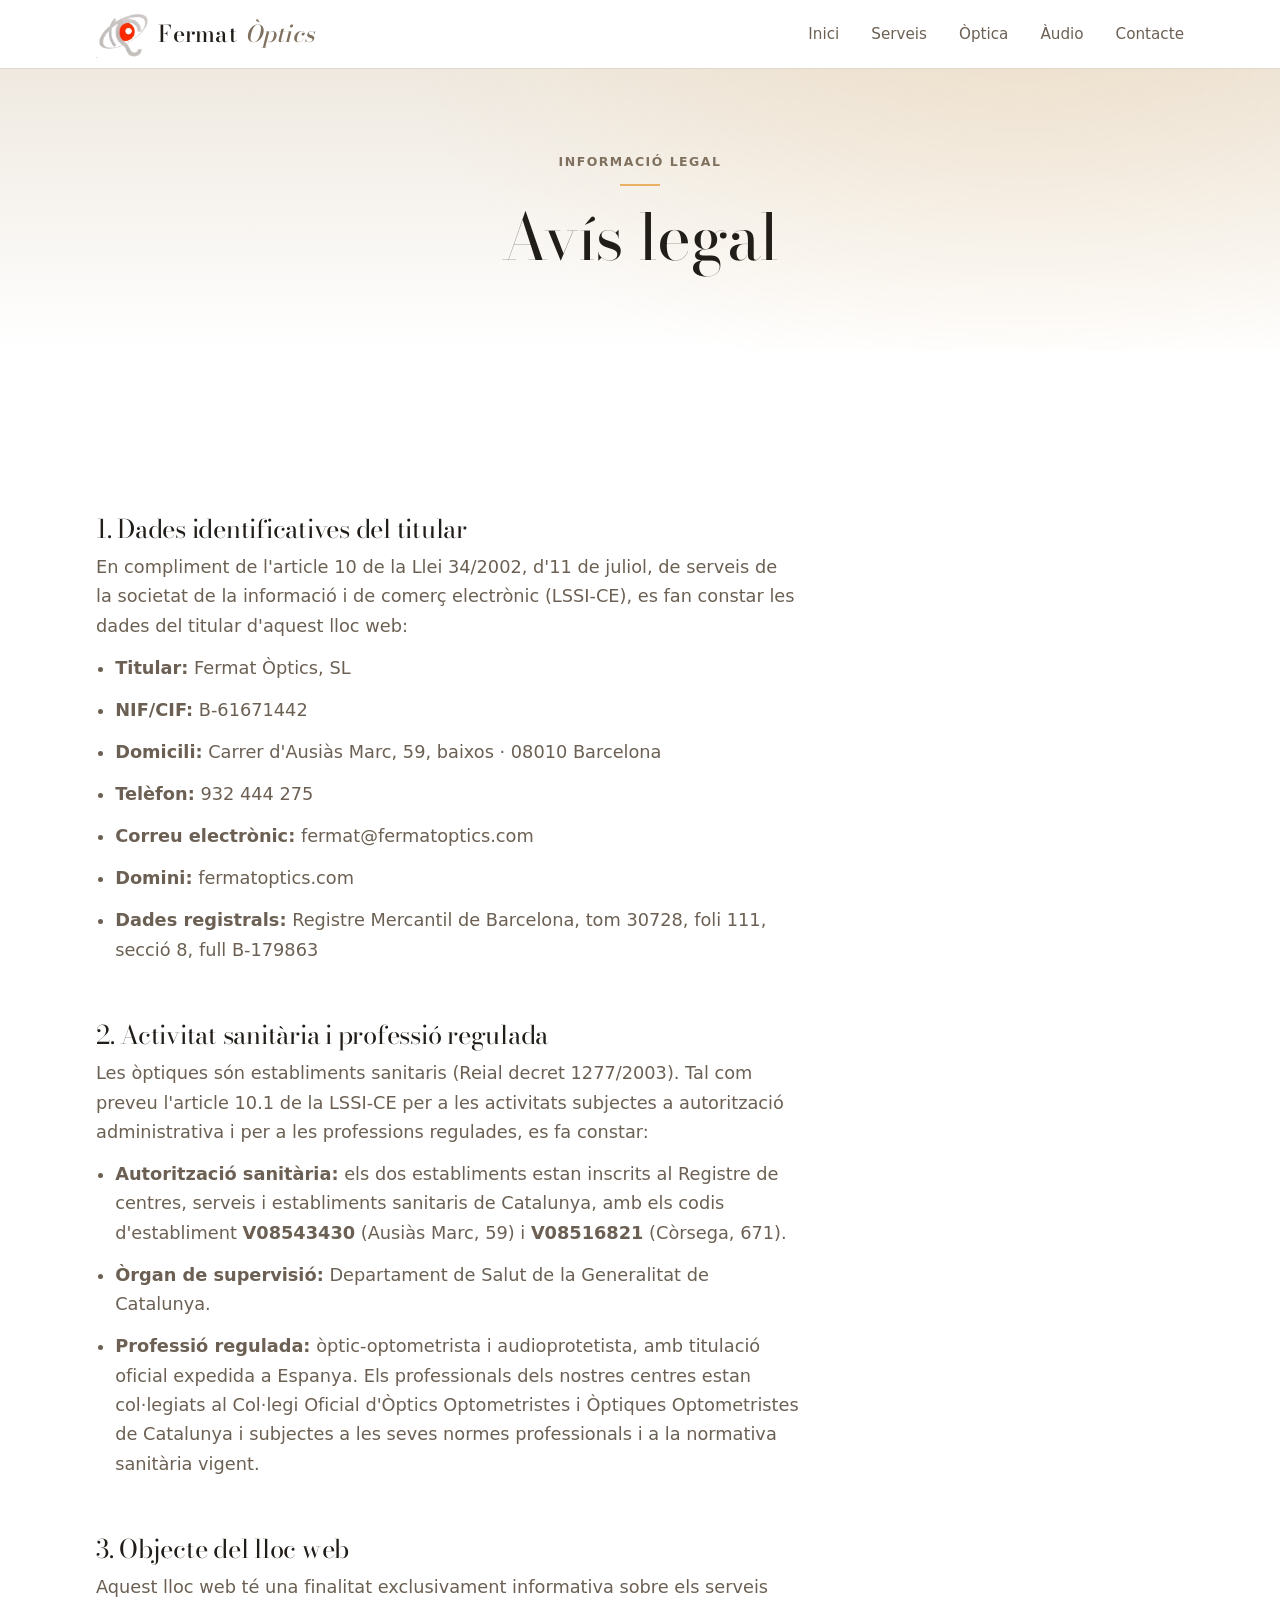
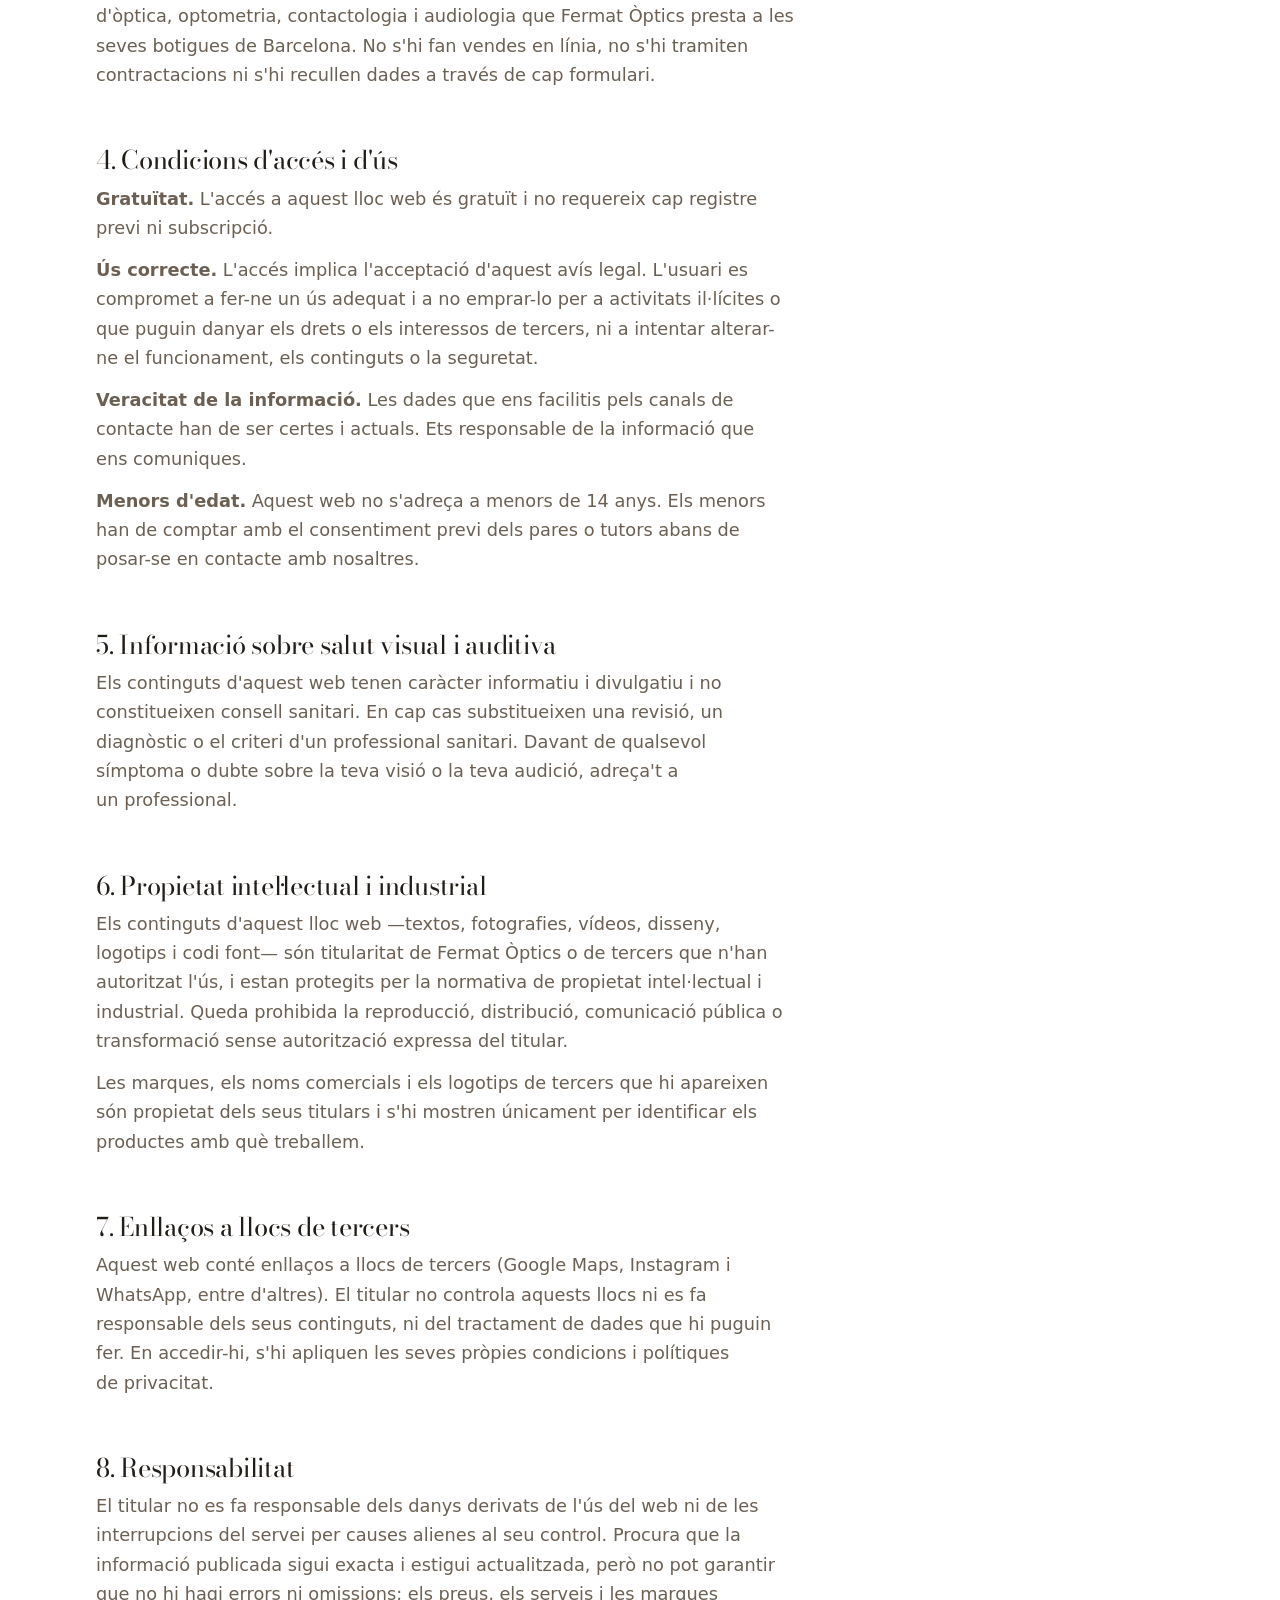
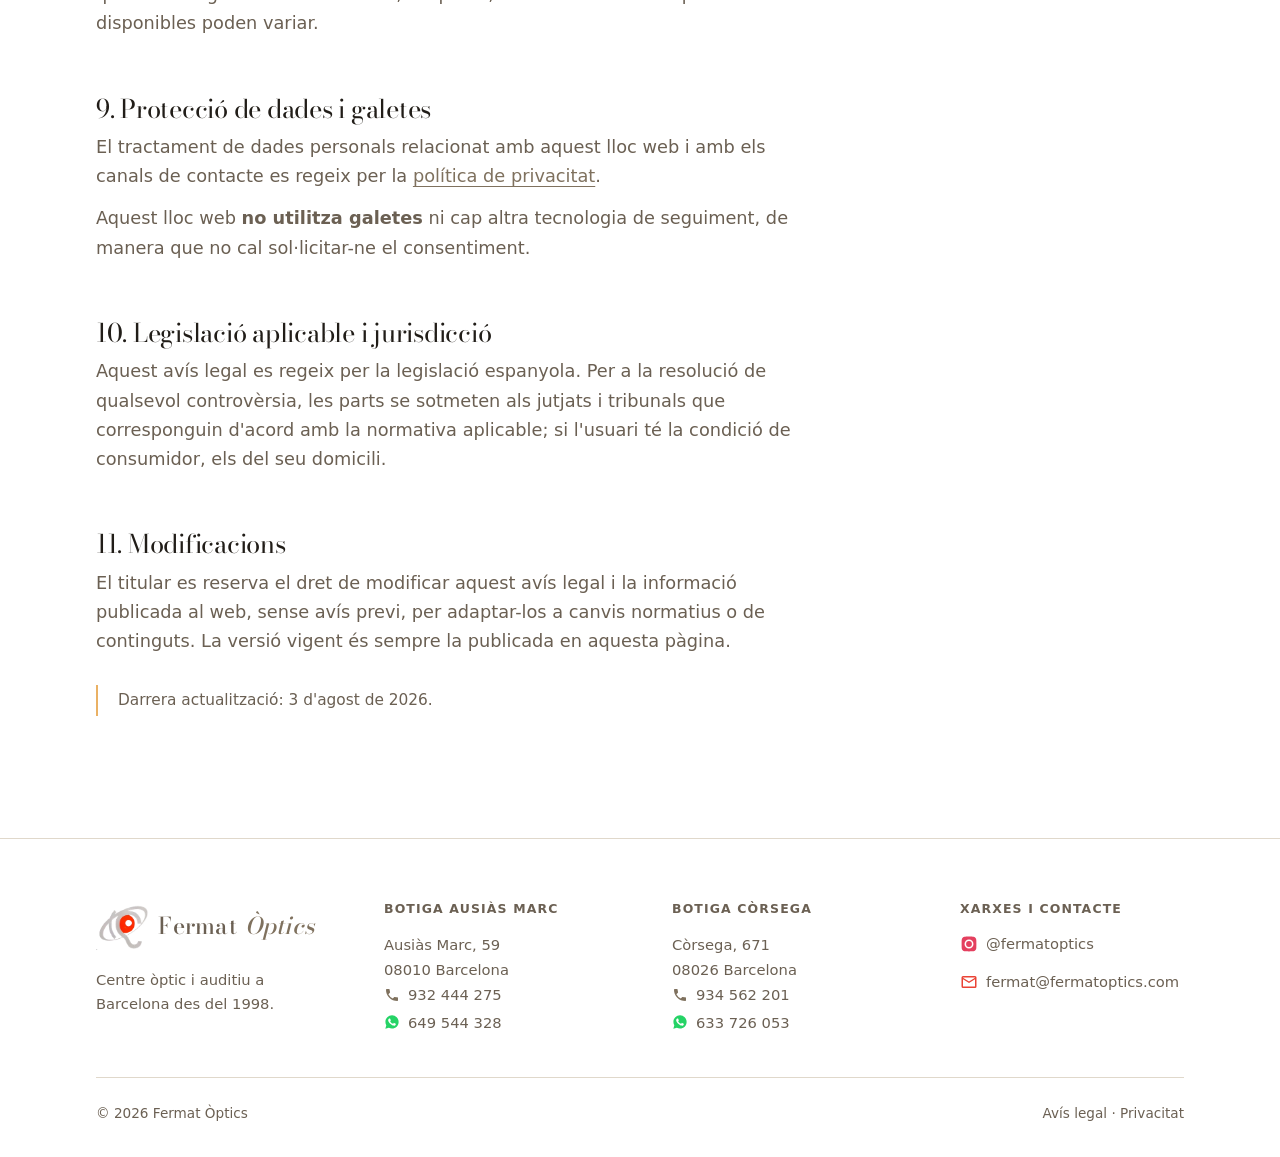
<file: avis-legal.html>
<!doctype html>
<html lang="ca">
<head>
<meta charset="utf-8">
<meta name="viewport" content="width=device-width, initial-scale=1">
<title>Avís legal · Fermat Òptics</title>
<meta name="description" content="Avís legal i informació del titular del lloc web de Fermat Òptics.">
<meta name="robots" content="noindex, follow">
<link rel="canonical" href="https://fermatoptics.com/avis-legal.html">
<link rel="icon" href="favicon.png" type="image/png">
<link rel="preload" href="fonts/bodoni-moda-latin.woff2" as="font" type="font/woff2" crossorigin>
<!-- Seguretat. A Vercel arriben com a capçaleres HTTP; aquí van dins de
     l'HTML perquè també protegeixin si la web se serveix des d'un
     allotjament on no podem tocar les capçaleres. -->
<meta http-equiv="Content-Security-Policy" content="default-src 'self'; script-src 'self' 'sha256-EImvqnRNNUEY0tyMjdMnXCAs4Y+Ha4IFbPv3E7zmmEI='; style-src 'self'; img-src 'self' data:; media-src 'self'; font-src 'self'; connect-src 'self'; form-action 'none'; base-uri 'none'; object-src 'none'; upgrade-insecure-requests">
<meta name="referrer" content="strict-origin-when-cross-origin">
<link rel="stylesheet" href="css/style.css">
</head>
<body>

<a class="salta-nav" href="#principal">Salta al contingut</a>

<header class="capcalera">
  <div class="contenidor capcalera__interior">
    <a class="marca" href="index.html"><img class="marca__logo" src="public/images/fermat/icona.avif" alt="" width="160" height="160">Fermat <span>Òptics</span></a>

    <nav class="nav--ample" aria-label="Principal">
      <ul class="nav__llista">
        <li><a href="index.html">Inici</a></li>
        <li><a href="serveis.html">Serveis</a></li>
        <li><a href="optica.html">Òptica</a></li>
        <li><a href="audio.html">Àudio</a></li>
        <li><a href="contacte.html">Contacte</a></li>
      </ul>
    </nav>

    <details class="menu">
      <summary aria-label="Obre el menú"></summary>
      <div class="menu__panell">
        <nav aria-label="Principal">
          <ul class="nav__llista">
            <li><a href="index.html">Inici</a></li>
            <li><a href="serveis.html">Serveis</a></li>
            <li><a href="optica.html">Òptica</a></li>
            <li><a href="audio.html">Àudio</a></li>
            <li><a href="contacte.html">Contacte</a></li>
          </ul>
        </nav>
      </div>
    </details>
  </div>
</header>

<main id="principal">

  <section class="portada portada--interior">
    <div class="contenidor">
      <p class="eyebrow">Informació legal</p>
      <h1>Avís legal</h1>
    </div>
  </section>

  <section>
    <div class="contenidor">
      <div class="text-llarg">
        <h2>1. Dades identificatives del titular</h2>
        <p>
          En compliment de l'article 10 de la Llei 34/2002, d'11 de juliol, de
          serveis de la societat de la informació i de comerç electrònic
          (LSSI-CE), es fan constar les dades del titular d'aquest lloc web:
        </p>
        <ul>
          <li><strong>Titular:</strong> Fermat Òptics, SL</li>
          <li><strong>NIF/CIF:</strong> B-61671442</li>
          <li><strong>Domicili:</strong> Carrer d'Ausiàs Marc, 59, baixos · 08010 Barcelona</li>
          <li><strong>Telèfon:</strong> 932 444 275</li>
          <li><strong>Correu electrònic:</strong> fermat@fermatoptics.com</li>
          <li><strong>Domini:</strong> fermatoptics.com</li>
          <li><strong>Dades registrals:</strong> Registre Mercantil de Barcelona, tom 30728, foli 111, secció 8, full B-179863</li>
        </ul>

        <h2>2. Activitat sanitària i professió regulada</h2>
        <p>
          Les òptiques són establiments sanitaris (Reial decret 1277/2003). Tal
          com preveu l'article 10.1 de la LSSI-CE per a les activitats subjectes
          a autorització administrativa i per a les professions regulades, es fa
          constar:
        </p>
        <ul>
          <li>
            <strong>Autorització sanitària:</strong> els dos establiments estan
            inscrits al Registre de centres, serveis i establiments sanitaris de
            Catalunya, amb els codis d'establiment <strong>V08543430</strong>
            (Ausiàs Marc, 59) i <strong>V08516821</strong> (Còrsega, 671).
          </li>
          <li>
            <strong>Òrgan de supervisió:</strong> Departament de Salut de la
            Generalitat de Catalunya.
          </li>
          <li>
            <strong>Professió regulada:</strong> òptic-optometrista i
            audioprotetista, amb titulació oficial expedida a Espanya. Els
            professionals dels nostres centres estan col·legiats al Col·legi
            Oficial d'Òptics Optometristes i Òptiques Optometristes de Catalunya
            i subjectes a les seves normes professionals i a la normativa
            sanitària vigent.
          </li>
        </ul>

        <h2>3. Objecte del lloc web</h2>
        <p>
          Aquest lloc web té una finalitat exclusivament informativa sobre els
          serveis d'òptica, optometria, contactologia i audiologia que Fermat
          Òptics presta a les seves botigues de Barcelona. No s'hi fan vendes en
          línia, no s'hi tramiten contractacions ni s'hi recullen dades a través
          de cap formulari.
        </p>

        <h2>4. Condicions d'accés i d'ús</h2>
        <p>
          <strong>Gratuïtat.</strong> L'accés a aquest lloc web és gratuït i no
          requereix cap registre previ ni subscripció.
        </p>
        <p>
          <strong>Ús correcte.</strong> L'accés implica l'acceptació d'aquest
          avís legal. L'usuari es compromet a fer-ne un ús adequat i a no
          emprar-lo per a activitats il·lícites o que puguin danyar els drets o
          els interessos de tercers, ni a intentar alterar-ne el funcionament,
          els continguts o la seguretat.
        </p>
        <p>
          <strong>Veracitat de la informació.</strong> Les dades que ens
          facilitis pels canals de contacte han de ser certes i actuals. Ets
          responsable de la informació que ens comuniques.
        </p>
        <p>
          <strong>Menors d'edat.</strong> Aquest web no s'adreça a menors de 14
          anys. Els menors han de comptar amb el consentiment previ dels pares o
          tutors abans de posar-se en contacte amb nosaltres.
        </p>

        <h2>5. Informació sobre salut visual i auditiva</h2>
        <p>
          Els continguts d'aquest web tenen caràcter informatiu i divulgatiu i
          no constitueixen consell sanitari. En cap cas substitueixen una
          revisió, un diagnòstic o el criteri d'un professional sanitari. Davant
          de qualsevol símptoma o dubte sobre la teva visió o la teva audició,
          adreça't a un professional.
        </p>

        <h2>6. Propietat intel·lectual i industrial</h2>
        <p>
          Els continguts d'aquest lloc web —textos, fotografies, vídeos, disseny,
          logotips i codi font— són titularitat de Fermat Òptics o de tercers que
          n'han autoritzat l'ús, i estan protegits per la normativa de propietat
          intel·lectual i industrial. Queda prohibida la reproducció,
          distribució, comunicació pública o transformació sense autorització
          expressa del titular.
        </p>
        <p>
          Les marques, els noms comercials i els logotips de tercers que hi
          apareixen són propietat dels seus titulars i s'hi mostren únicament per
          identificar els productes amb què treballem.
        </p>

        <h2>7. Enllaços a llocs de tercers</h2>
        <p>
          Aquest web conté enllaços a llocs de tercers (Google Maps, Instagram i
          WhatsApp, entre d'altres). El titular no controla aquests llocs ni es
          fa responsable dels seus continguts, ni del tractament de dades que hi
          puguin fer. En accedir-hi, s'hi apliquen les seves pròpies condicions i
          polítiques de privacitat.
        </p>

        <h2>8. Responsabilitat</h2>
        <p>
          El titular no es fa responsable dels danys derivats de l'ús del web ni
          de les interrupcions del servei per causes alienes al seu control.
          Procura que la informació publicada sigui exacta i estigui actualitzada,
          però no pot garantir que no hi hagi errors ni omissions; els preus,
          els serveis i les marques disponibles poden variar.
        </p>

        <h2>9. Protecció de dades i galetes</h2>
        <p>
          El tractament de dades personals relacionat amb aquest lloc web i amb
          els canals de contacte es regeix per la
          <a href="politica-privacitat.html">política de privacitat</a>.
        </p>
        <p>
          Aquest lloc web <strong>no utilitza galetes</strong> ni cap altra
          tecnologia de seguiment, de manera que no cal sol·licitar-ne el
          consentiment.
        </p>

        <h2>10. Legislació aplicable i jurisdicció</h2>
        <p>
          Aquest avís legal es regeix per la legislació espanyola. Per a la
          resolució de qualsevol controvèrsia, les parts se sotmeten als jutjats
          i tribunals que corresponguin d'acord amb la normativa aplicable; si
          l'usuari té la condició de consumidor, els del seu domicili.
        </p>

        <h2>11. Modificacions</h2>
        <p>
          El titular es reserva el dret de modificar aquest avís legal i la
          informació publicada al web, sense avís previ, per adaptar-los a canvis
          normatius o de continguts. La versió vigent és sempre la publicada en
          aquesta pàgina.
        </p>

        <p class="nota">
          Darrera actualització: 3 d'agost de 2026.
        </p>

      </div>
    </div>
  </section>

</main>

<footer class="peu">
  <div class="contenidor">
    <div class="peu__graella">
      <div>
        <a class="marca" href="index.html"><img class="marca__logo" src="public/images/fermat/icona.avif" alt="" width="160" height="160">Fermat <span>Òptics</span></a>
        <p class="peu__lema">
          Centre òptic i auditiu a Barcelona des del 1998.
        </p>
      </div>
      <div>
        <h4>Botiga Ausiàs Marc</h4>
        <address>
          Ausiàs Marc, 59<br>
          08010 Barcelona<br>
          <a class="tel" href="tel:+34932444275"><svg class="ico" viewBox="0 0 24 24" width="16" height="16" aria-hidden="true"><path fill="#7f715e" d="M6.62 10.79a15.05 15.05 0 0 0 6.59 6.59l2.2-2.2a1 1 0 0 1 1.01-.24c1.12.37 2.33.57 3.58.57a1 1 0 0 1 1 1V20a1 1 0 0 1-1 1A17 17 0 0 1 3 4a1 1 0 0 1 1-1h3.5a1 1 0 0 1 1 1c0 1.25.2 2.46.57 3.58a1 1 0 0 1-.25 1.01l-2.2 2.2Z"/></svg>932 444 275</a><br>
          <a class="wa" href="https://wa.me/34649544328"><svg class="ico" viewBox="0 0 24 24" width="16" height="16" aria-hidden="true"><path fill="#25D366" d="M12.04 2C6.58 2 2.13 6.45 2.13 11.91c0 1.75.46 3.45 1.32 4.95L2 22l5.25-1.38a9.9 9.9 0 0 0 4.79 1.22c5.46 0 9.91-4.45 9.91-9.91 0-2.65-1.03-5.14-2.9-7.01A9.82 9.82 0 0 0 12.04 2Zm5.8 14.16c-.24.68-1.42 1.3-1.95 1.34-.5.05-1.13.07-1.82-.11-.42-.14-.96-.31-1.65-.61-2.9-1.25-4.79-4.17-4.94-4.36-.14-.19-1.18-1.57-1.18-3 0-1.42.75-2.12 1.01-2.41.26-.29.57-.36.76-.36.19 0 .38 0 .55.01.18.01.41-.07.64.49.24.58.82 2 .89 2.14.07.14.12.31.02.5-.09.19-.14.31-.28.47-.14.16-.3.36-.42.48-.14.14-.29.29-.12.57.16.27.72 1.19 1.55 1.93 1.07.95 1.97 1.25 2.24 1.39.27.14.43.12.59-.07.16-.19.68-.79.86-1.07.18-.27.36-.22.6-.13.24.09 1.55.73 1.81.86.27.13.44.2.51.31.07.11.07.66-.17 1.3Z"/></svg>649 544 328</a>
        </address>
      </div>
      <div>
        <h4>Botiga Còrsega</h4>
        <address>
          Còrsega, 671<br>
          08026 Barcelona<br>
          <a class="tel" href="tel:+34934562201"><svg class="ico" viewBox="0 0 24 24" width="16" height="16" aria-hidden="true"><path fill="#7f715e" d="M6.62 10.79a15.05 15.05 0 0 0 6.59 6.59l2.2-2.2a1 1 0 0 1 1.01-.24c1.12.37 2.33.57 3.58.57a1 1 0 0 1 1 1V20a1 1 0 0 1-1 1A17 17 0 0 1 3 4a1 1 0 0 1 1-1h3.5a1 1 0 0 1 1 1c0 1.25.2 2.46.57 3.58a1 1 0 0 1-.25 1.01l-2.2 2.2Z"/></svg>934 562 201</a><br>
          <a class="wa" href="https://wa.me/34633726053"><svg class="ico" viewBox="0 0 24 24" width="16" height="16" aria-hidden="true"><path fill="#25D366" d="M12.04 2C6.58 2 2.13 6.45 2.13 11.91c0 1.75.46 3.45 1.32 4.95L2 22l5.25-1.38a9.9 9.9 0 0 0 4.79 1.22c5.46 0 9.91-4.45 9.91-9.91 0-2.65-1.03-5.14-2.9-7.01A9.82 9.82 0 0 0 12.04 2Zm5.8 14.16c-.24.68-1.42 1.3-1.95 1.34-.5.05-1.13.07-1.82-.11-.42-.14-.96-.31-1.65-.61-2.9-1.25-4.79-4.17-4.94-4.36-.14-.19-1.18-1.57-1.18-3 0-1.42.75-2.12 1.01-2.41.26-.29.57-.36.76-.36.19 0 .38 0 .55.01.18.01.41-.07.64.49.24.58.82 2 .89 2.14.07.14.12.31.02.5-.09.19-.14.31-.28.47-.14.16-.3.36-.42.48-.14.14-.29.29-.12.57.16.27.72 1.19 1.55 1.93 1.07.95 1.97 1.25 2.24 1.39.27.14.43.12.59-.07.16-.19.68-.79.86-1.07.18-.27.36-.22.6-.13.24.09 1.55.73 1.81.86.27.13.44.2.51.31.07.11.07.66-.17 1.3Z"/></svg>633 726 053</a>
        </address>
      </div>
      <div>
        <h4>Xarxes i contacte</h4>
        <ul class="social">
          <li><a href="https://www.instagram.com/fermatoptics/" rel="noopener"><svg class="ico" viewBox="0 0 24 24" width="18" height="18" aria-hidden="true"><path fill="#E4405F" d="M12 2.16c3.2 0 3.58.01 4.85.07 1.17.05 1.8.25 2.23.41.56.22.96.48 1.38.9.42.42.68.82.9 1.38.16.43.36 1.06.41 2.23.06 1.27.07 1.65.07 4.85s-.01 3.58-.07 4.85c-.05 1.17-.25 1.8-.41 2.23-.22.56-.48.96-.9 1.38-.42.42-.82.68-1.38.9-.43.16-1.06.36-2.23.41-1.27.06-1.65.07-4.85.07s-3.58-.01-4.85-.07c-1.17-.05-1.8-.25-2.23-.41a3.7 3.7 0 0 1-1.38-.9 3.7 3.7 0 0 1-.9-1.38c-.16-.43-.36-1.06-.41-2.23-.06-1.27-.07-1.65-.07-4.85s.01-3.58.07-4.85c.05-1.17.25-1.8.41-2.23.22-.56.48-.96.9-1.38.42-.42.82-.68 1.38-.9.43-.16 1.06-.36 2.23-.41C8.42 2.17 8.8 2.16 12 2.16Zm0 3.89a5.95 5.95 0 1 0 0 11.9 5.95 5.95 0 0 0 0-11.9Zm0 9.82a3.87 3.87 0 1 1 0-7.74 3.87 3.87 0 0 1 0 7.74Zm6.16-9.99a1.39 1.39 0 1 1-2.78 0 1.39 1.39 0 0 1 2.78 0Z"/></svg>@fermatoptics</a></li>
          <li><a href="mailto:fermat@fermatoptics.com"><svg class="ico" viewBox="0 0 24 24" width="18" height="18" aria-hidden="true"><path fill="#EA4335" d="M4 4h16a2 2 0 0 1 2 2v12a2 2 0 0 1-2 2H4a2 2 0 0 1-2-2V6a2 2 0 0 1 2-2Zm0 2v.4l8 5 8-5V6H4Zm16 2.4-8 5-8-5V18h16V8.4Z"/></svg>fermat@fermatoptics.com</a></li>
        </ul>
      </div>
    </div>
    <div class="peu__baix">
      <p>© 2026 Fermat Òptics</p>
      <p>
        <a href="avis-legal.html">Avís legal</a> ·
        <a href="politica-privacitat.html">Privacitat</a>
      </p>
    </div>
  </div>
</footer>

</body>
</html>
</file>
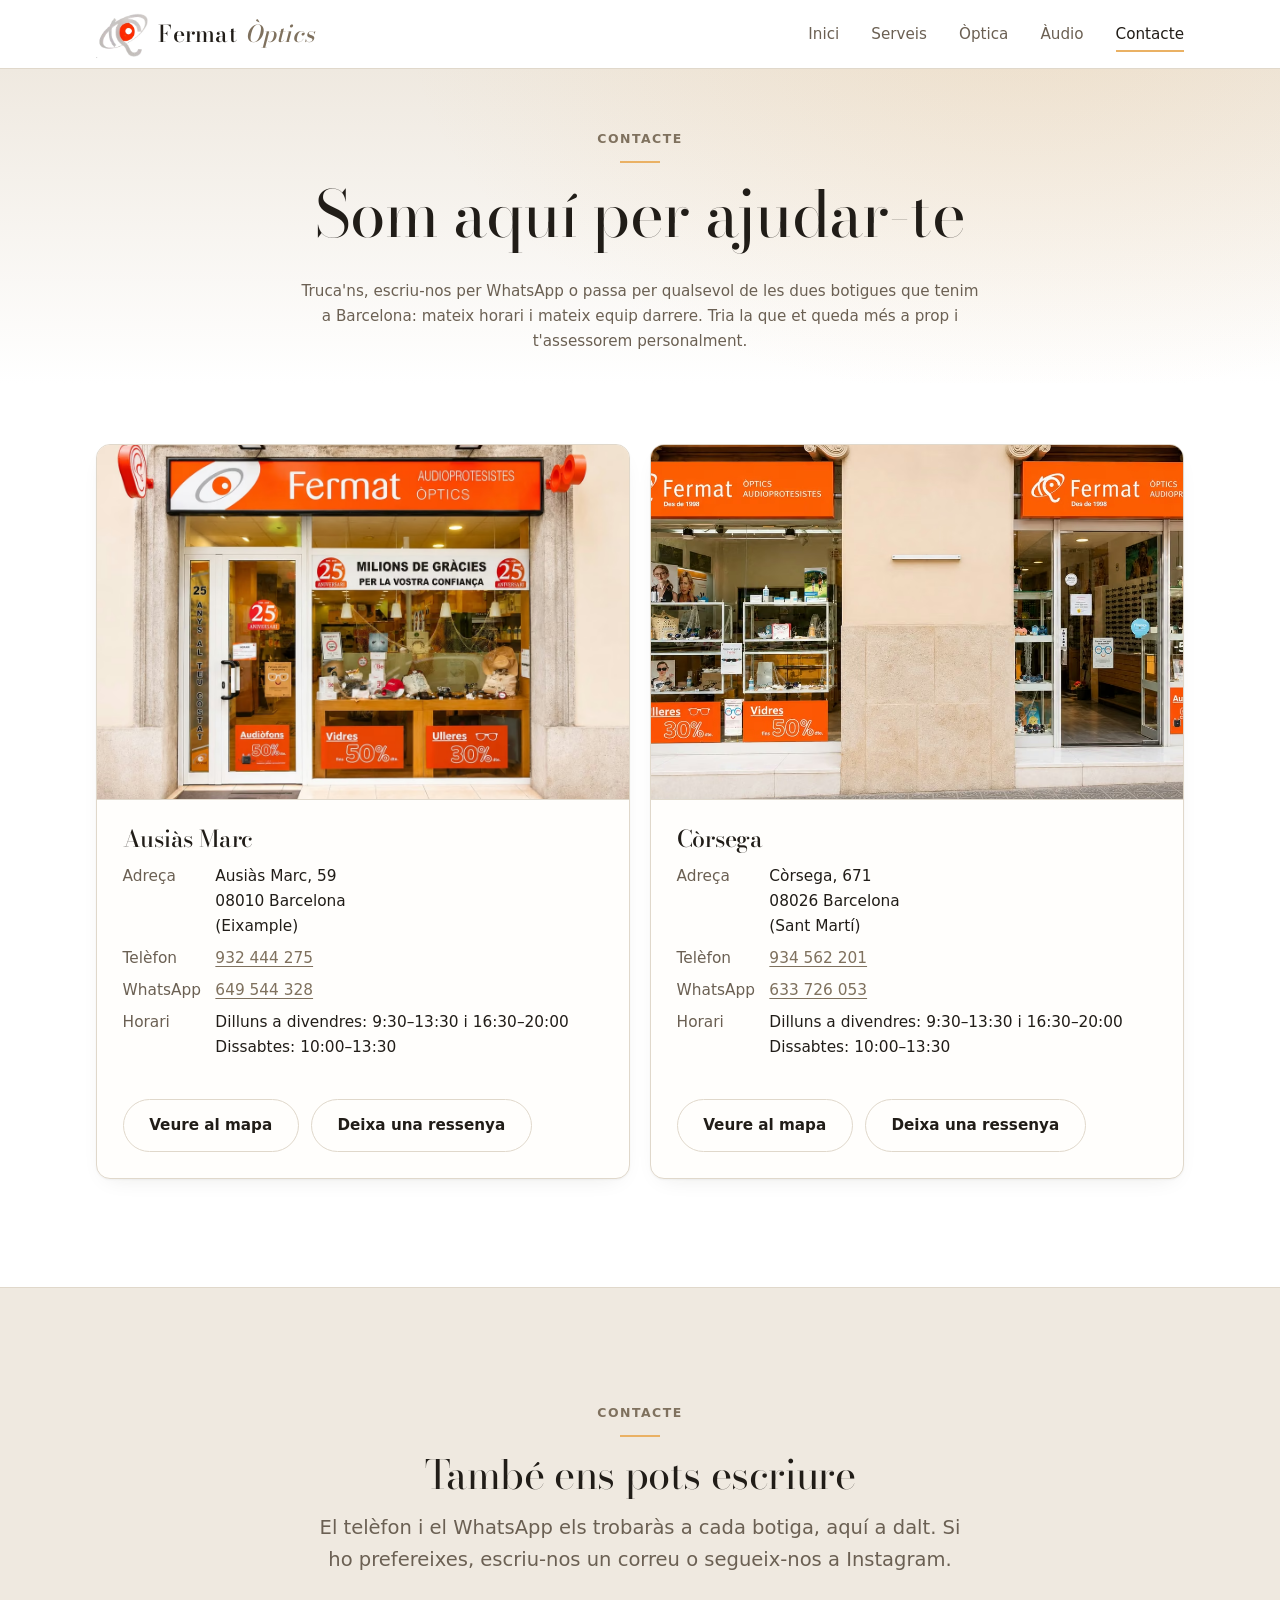
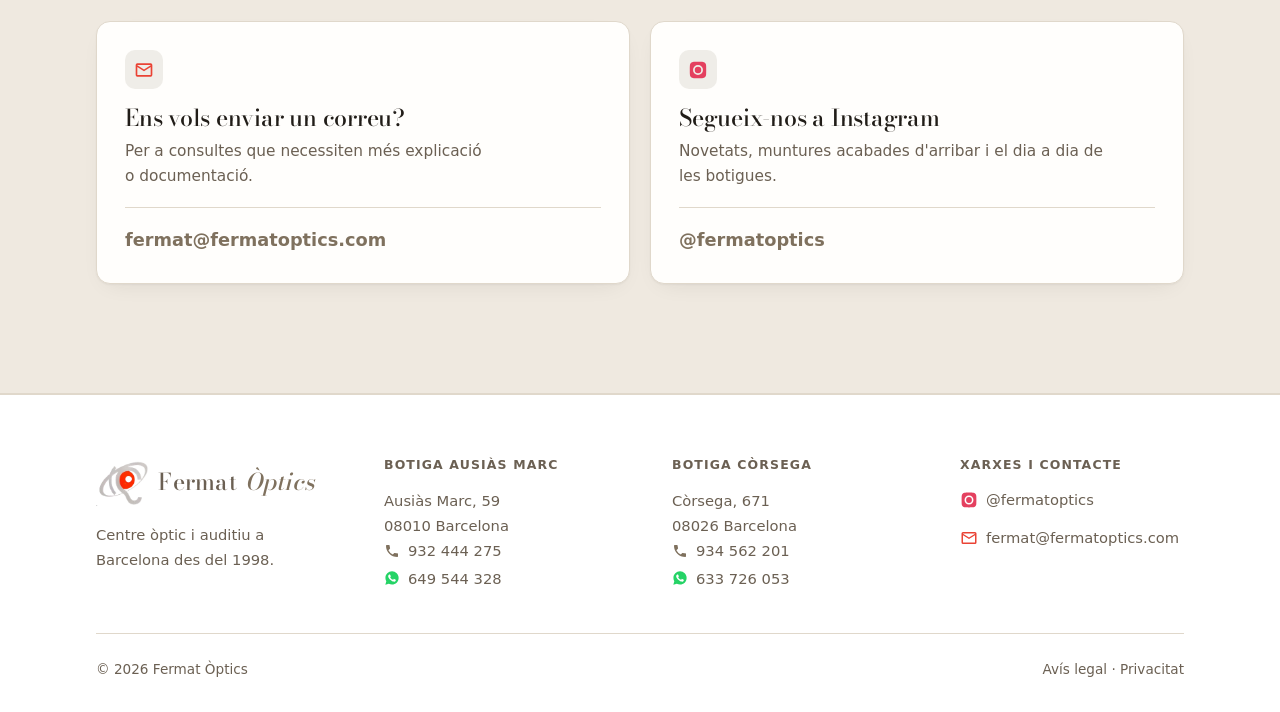
<file: contacte.html>
<!doctype html>
<html lang="ca">
<head>
<meta charset="utf-8">
<meta name="viewport" content="width=device-width, initial-scale=1">
<title>Contacte · Fermat Òptics Barcelona · Ausiàs Marc i Còrsega</title>
<meta name="description" content="Dues botigues a Barcelona: Ausiàs Marc 59 (932 444 275) i Còrsega 671 (934 562 201). Escriu-nos o demana hora per a la teva revisió visual o auditiva.">
<link rel="canonical" href="https://fermatoptics.com/contacte.html">
<meta property="og:title" content="Contacte · Fermat Òptics Barcelona">
<meta property="og:description" content="Dues botigues a Barcelona. Escriu-nos o demana hora.">
<meta property="og:type" content="website">
<meta property="og:url" content="https://fermatoptics.com/contacte.html">
<meta property="og:locale" content="ca_ES">
<link rel="icon" href="favicon.png" type="image/png">
<link rel="preload" href="fonts/bodoni-moda-latin.woff2" as="font" type="font/woff2" crossorigin>
<!-- Seguretat. A Vercel arriben com a capçaleres HTTP; aquí van dins de
     l'HTML perquè també protegeixin si la web se serveix des d'un
     allotjament on no podem tocar les capçaleres. -->
<meta http-equiv="Content-Security-Policy" content="default-src 'self'; script-src 'self' 'sha256-EImvqnRNNUEY0tyMjdMnXCAs4Y+Ha4IFbPv3E7zmmEI='; style-src 'self'; img-src 'self' data:; media-src 'self'; font-src 'self'; connect-src 'self'; form-action 'none'; base-uri 'none'; object-src 'none'; upgrade-insecure-requests">
<meta name="referrer" content="strict-origin-when-cross-origin">
<link rel="stylesheet" href="css/style.css">
</head>
<body>

<a class="salta-nav" href="#principal">Salta al contingut</a>

<header class="capcalera">
  <div class="contenidor capcalera__interior">
    <a class="marca" href="index.html"><img class="marca__logo" src="public/images/fermat/icona.avif" alt="" width="160" height="160">Fermat <span>Òptics</span></a>

    <nav class="nav--ample" aria-label="Principal">
      <ul class="nav__llista">
        <li><a href="index.html">Inici</a></li>
        <li><a href="serveis.html">Serveis</a></li>
        <li><a href="optica.html">Òptica</a></li>
        <li><a href="audio.html">Àudio</a></li>
        <li><a href="contacte.html" aria-current="page">Contacte</a></li>
      </ul>
    </nav>

    <details class="menu">
      <summary aria-label="Obre el menú"></summary>
      <div class="menu__panell">
        <nav aria-label="Principal">
          <ul class="nav__llista">
            <li><a href="index.html">Inici</a></li>
            <li><a href="serveis.html">Serveis</a></li>
            <li><a href="optica.html">Òptica</a></li>
            <li><a href="audio.html">Àudio</a></li>
            <li><a href="contacte.html" aria-current="page">Contacte</a></li>
          </ul>
        </nav>
      </div>
    </details>
  </div>
</header>

<main id="principal">

  <section class="portada portada--interior portada--ampla">
    <div class="contenidor">
      <p class="eyebrow">Contacte</p>
      <h1>Som aquí per ajudar-te</h1>
      <p class="plom">
        Truca'ns, escriu-nos per WhatsApp o passa per qualsevol de les dues
        botigues que tenim a Barcelona: mateix horari i mateix equip darrere.
        Tria la que et queda més a prop i t'assessorem personalment.
      </p>
    </div>
  </section>

  <!-- Primer les botigues: el telèfon i el WhatsApp depenen de cadascuna -->
  <section class="seccio--arran">
    <div class="contenidor">
      <div class="graella">

        <div class="botiga">
          <img class="botiga__foto"
               src="public/images/fermat/botiga-ausias-marc.avif"
               width="1200" height="900" loading="lazy" decoding="async"
               alt="Botiga de Fermat Òptics al carrer Ausiàs Marc">
          <div class="botiga__cos">
            <h3>Ausiàs Marc</h3>
            <dl>
              <dt>Adreça</dt>
              <dd>Ausiàs Marc, 59<br>08010 Barcelona<br>(Eixample)</dd>
              <dt>Telèfon</dt>
              <dd><a href="tel:+34932444275">932 444 275</a></dd>
              <dt>WhatsApp</dt>
              <dd><a href="https://wa.me/34649544328">649 544 328</a></dd>
              <dt>Horari</dt>
              <dd>
                Dilluns a divendres: 9:30–13:30 i 16:30–20:00<br>
                Dissabtes: 10:00–13:30
              </dd>
            </dl>
            <div class="botons">
              <a class="boto boto--buit"
                 href="https://www.google.com/maps/search/?api=1&query=Ausi%C3%A0s+Marc+59+Barcelona"
                 rel="noopener">Veure al mapa</a>
              <a class="boto boto--buit"
                 href="https://search.google.com/local/writereview?placeid=ChIJQR2d4eWipBIRHzaEE9-5jPg"
                 rel="noopener">Deixa una ressenya</a>
            </div>
          </div>
        </div>

        <div class="botiga">
          <img class="botiga__foto"
               src="public/images/fermat/botiga-corsega.avif"
               width="1200" height="675" loading="lazy" decoding="async"
               alt="Botiga de Fermat Òptics al carrer Còrsega">
          <div class="botiga__cos">
            <h3>Còrsega</h3>
            <dl>
              <dt>Adreça</dt>
              <dd>Còrsega, 671<br>08026 Barcelona<br>(Sant Martí)</dd>
              <dt>Telèfon</dt>
              <dd><a href="tel:+34934562201">934 562 201</a></dd>
              <dt>WhatsApp</dt>
              <dd><a href="https://wa.me/34633726053">633 726 053</a></dd>
              <dt>Horari</dt>
              <dd>
                Dilluns a divendres: 9:30–13:30 i 16:30–20:00<br>
                Dissabtes: 10:00–13:30
              </dd>
            </dl>
            <div class="botons">
              <a class="boto boto--buit"
                 href="https://www.google.com/maps/search/?api=1&query=Carrer+de+C%C3%B2rsega+671+Barcelona"
                 rel="noopener">Veure al mapa</a>
              <a class="boto boto--buit"
                 href="https://search.google.com/local/writereview?placeid=ChIJyRtDpNCipBIRd7i7wVQe_ak"
                 rel="noopener">Deixa una ressenya</a>
            </div>
          </div>
        </div>

      </div>
    </div>
  </section>

  <!-- Maneres de contactar -->
  <section class="banda">
    <div class="contenidor">
      <div class="encap">
        <p class="eyebrow">Contacte</p>
        <h2>També ens pots escriure</h2>
        <p class="plom">
          El telèfon i el WhatsApp els trobaràs a cada botiga, aquí a dalt. Si
          ho prefereixes, escriu-nos un correu o segueix-nos a Instagram.
        </p>
      </div>

      <div class="graella graella--vies">

        <article class="targeta contacte-via">
          <div class="targeta__icona" aria-hidden="true">
            <svg viewBox="0 0 24 24" width="20" height="20"><path fill="#EA4335" d="M4 4h16a2 2 0 0 1 2 2v12a2 2 0 0 1-2 2H4a2 2 0 0 1-2-2V6a2 2 0 0 1 2-2Zm0 2v.4l8 5 8-5V6H4Zm16 2.4-8 5-8-5V18h16V8.4Z"/></svg>
          </div>
          <h3>Ens vols enviar un correu?</h3>
          <p>Per a consultes que necessiten més explicació o documentació.</p>
          <ul class="contacte-via__llista">
            <li><a href="mailto:fermat@fermatoptics.com">fermat@fermatoptics.com</a></li>
          </ul>
        </article>

        <article class="targeta contacte-via">
          <div class="targeta__icona" aria-hidden="true">
            <svg viewBox="0 0 24 24" width="20" height="20"><path fill="#E4405F" d="M12 2.16c3.2 0 3.58.01 4.85.07 1.17.05 1.8.25 2.23.41.56.22.96.48 1.38.9.42.42.68.82.9 1.38.16.43.36 1.06.41 2.23.06 1.27.07 1.65.07 4.85s-.01 3.58-.07 4.85c-.05 1.17-.25 1.8-.41 2.23-.22.56-.48.96-.9 1.38-.42.42-.82.68-1.38.9-.43.16-1.06.36-2.23.41-1.27.06-1.65.07-4.85.07s-3.58-.01-4.85-.07c-1.17-.05-1.8-.25-2.23-.41a3.7 3.7 0 0 1-1.38-.9 3.7 3.7 0 0 1-.9-1.38c-.16-.43-.36-1.06-.41-2.23-.06-1.27-.07-1.65-.07-4.85s.01-3.58.07-4.85c.05-1.17.25-1.8.41-2.23.22-.56.48-.96.9-1.38.42-.42.82-.68 1.38-.9.43-.16 1.06-.36 2.23-.41C8.42 2.17 8.8 2.16 12 2.16Zm0 3.89a5.95 5.95 0 1 0 0 11.9 5.95 5.95 0 0 0 0-11.9Zm0 9.82a3.87 3.87 0 1 1 0-7.74 3.87 3.87 0 0 1 0 7.74Zm6.16-9.99a1.39 1.39 0 1 1-2.78 0 1.39 1.39 0 0 1 2.78 0Z"/></svg>
          </div>
          <h3>Segueix-nos a Instagram</h3>
          <p>Novetats, muntures acabades d'arribar i el dia a dia de les botigues.</p>
          <ul class="contacte-via__llista">
            <li><a href="https://www.instagram.com/fermatoptics/" rel="noopener">@fermatoptics</a></li>
          </ul>
        </article>

      </div>
    </div>
  </section>

</main>

<footer class="peu">
  <div class="contenidor">
    <div class="peu__graella">
      <div>
        <a class="marca" href="index.html"><img class="marca__logo" src="public/images/fermat/icona.avif" alt="" width="160" height="160">Fermat <span>Òptics</span></a>
        <p class="peu__lema">
          Centre òptic i auditiu a Barcelona des del 1998.
        </p>
      </div>
      <div>
        <h4>Botiga Ausiàs Marc</h4>
        <address>
          Ausiàs Marc, 59<br>
          08010 Barcelona<br>
          <a class="tel" href="tel:+34932444275"><svg class="ico" viewBox="0 0 24 24" width="16" height="16" aria-hidden="true"><path fill="#7f715e" d="M6.62 10.79a15.05 15.05 0 0 0 6.59 6.59l2.2-2.2a1 1 0 0 1 1.01-.24c1.12.37 2.33.57 3.58.57a1 1 0 0 1 1 1V20a1 1 0 0 1-1 1A17 17 0 0 1 3 4a1 1 0 0 1 1-1h3.5a1 1 0 0 1 1 1c0 1.25.2 2.46.57 3.58a1 1 0 0 1-.25 1.01l-2.2 2.2Z"/></svg>932 444 275</a><br>
          <a class="wa" href="https://wa.me/34649544328"><svg class="ico" viewBox="0 0 24 24" width="16" height="16" aria-hidden="true"><path fill="#25D366" d="M12.04 2C6.58 2 2.13 6.45 2.13 11.91c0 1.75.46 3.45 1.32 4.95L2 22l5.25-1.38a9.9 9.9 0 0 0 4.79 1.22c5.46 0 9.91-4.45 9.91-9.91 0-2.65-1.03-5.14-2.9-7.01A9.82 9.82 0 0 0 12.04 2Zm5.8 14.16c-.24.68-1.42 1.3-1.95 1.34-.5.05-1.13.07-1.82-.11-.42-.14-.96-.31-1.65-.61-2.9-1.25-4.79-4.17-4.94-4.36-.14-.19-1.18-1.57-1.18-3 0-1.42.75-2.12 1.01-2.41.26-.29.57-.36.76-.36.19 0 .38 0 .55.01.18.01.41-.07.64.49.24.58.82 2 .89 2.14.07.14.12.31.02.5-.09.19-.14.31-.28.47-.14.16-.3.36-.42.48-.14.14-.29.29-.12.57.16.27.72 1.19 1.55 1.93 1.07.95 1.97 1.25 2.24 1.39.27.14.43.12.59-.07.16-.19.68-.79.86-1.07.18-.27.36-.22.6-.13.24.09 1.55.73 1.81.86.27.13.44.2.51.31.07.11.07.66-.17 1.3Z"/></svg>649 544 328</a>
        </address>
      </div>
      <div>
        <h4>Botiga Còrsega</h4>
        <address>
          Còrsega, 671<br>
          08026 Barcelona<br>
          <a class="tel" href="tel:+34934562201"><svg class="ico" viewBox="0 0 24 24" width="16" height="16" aria-hidden="true"><path fill="#7f715e" d="M6.62 10.79a15.05 15.05 0 0 0 6.59 6.59l2.2-2.2a1 1 0 0 1 1.01-.24c1.12.37 2.33.57 3.58.57a1 1 0 0 1 1 1V20a1 1 0 0 1-1 1A17 17 0 0 1 3 4a1 1 0 0 1 1-1h3.5a1 1 0 0 1 1 1c0 1.25.2 2.46.57 3.58a1 1 0 0 1-.25 1.01l-2.2 2.2Z"/></svg>934 562 201</a><br>
          <a class="wa" href="https://wa.me/34633726053"><svg class="ico" viewBox="0 0 24 24" width="16" height="16" aria-hidden="true"><path fill="#25D366" d="M12.04 2C6.58 2 2.13 6.45 2.13 11.91c0 1.75.46 3.45 1.32 4.95L2 22l5.25-1.38a9.9 9.9 0 0 0 4.79 1.22c5.46 0 9.91-4.45 9.91-9.91 0-2.65-1.03-5.14-2.9-7.01A9.82 9.82 0 0 0 12.04 2Zm5.8 14.16c-.24.68-1.42 1.3-1.95 1.34-.5.05-1.13.07-1.82-.11-.42-.14-.96-.31-1.65-.61-2.9-1.25-4.79-4.17-4.94-4.36-.14-.19-1.18-1.57-1.18-3 0-1.42.75-2.12 1.01-2.41.26-.29.57-.36.76-.36.19 0 .38 0 .55.01.18.01.41-.07.64.49.24.58.82 2 .89 2.14.07.14.12.31.02.5-.09.19-.14.31-.28.47-.14.16-.3.36-.42.48-.14.14-.29.29-.12.57.16.27.72 1.19 1.55 1.93 1.07.95 1.97 1.25 2.24 1.39.27.14.43.12.59-.07.16-.19.68-.79.86-1.07.18-.27.36-.22.6-.13.24.09 1.55.73 1.81.86.27.13.44.2.51.31.07.11.07.66-.17 1.3Z"/></svg>633 726 053</a>
        </address>
      </div>
      <div>
        <h4>Xarxes i contacte</h4>
        <ul class="social">
          <li><a href="https://www.instagram.com/fermatoptics/" rel="noopener"><svg class="ico" viewBox="0 0 24 24" width="18" height="18" aria-hidden="true"><path fill="#E4405F" d="M12 2.16c3.2 0 3.58.01 4.85.07 1.17.05 1.8.25 2.23.41.56.22.96.48 1.38.9.42.42.68.82.9 1.38.16.43.36 1.06.41 2.23.06 1.27.07 1.65.07 4.85s-.01 3.58-.07 4.85c-.05 1.17-.25 1.8-.41 2.23-.22.56-.48.96-.9 1.38-.42.42-.82.68-1.38.9-.43.16-1.06.36-2.23.41-1.27.06-1.65.07-4.85.07s-3.58-.01-4.85-.07c-1.17-.05-1.8-.25-2.23-.41a3.7 3.7 0 0 1-1.38-.9 3.7 3.7 0 0 1-.9-1.38c-.16-.43-.36-1.06-.41-2.23-.06-1.27-.07-1.65-.07-4.85s.01-3.58.07-4.85c.05-1.17.25-1.8.41-2.23.22-.56.48-.96.9-1.38.42-.42.82-.68 1.38-.9.43-.16 1.06-.36 2.23-.41C8.42 2.17 8.8 2.16 12 2.16Zm0 3.89a5.95 5.95 0 1 0 0 11.9 5.95 5.95 0 0 0 0-11.9Zm0 9.82a3.87 3.87 0 1 1 0-7.74 3.87 3.87 0 0 1 0 7.74Zm6.16-9.99a1.39 1.39 0 1 1-2.78 0 1.39 1.39 0 0 1 2.78 0Z"/></svg>@fermatoptics</a></li>
          <li><a href="mailto:fermat@fermatoptics.com"><svg class="ico" viewBox="0 0 24 24" width="18" height="18" aria-hidden="true"><path fill="#EA4335" d="M4 4h16a2 2 0 0 1 2 2v12a2 2 0 0 1-2 2H4a2 2 0 0 1-2-2V6a2 2 0 0 1 2-2Zm0 2v.4l8 5 8-5V6H4Zm16 2.4-8 5-8-5V18h16V8.4Z"/></svg>fermat@fermatoptics.com</a></li>
        </ul>
      </div>
    </div>
    <div class="peu__baix">
      <p>© 2026 Fermat Òptics</p>
      <p>
        <a href="avis-legal.html">Avís legal</a> ·
        <a href="politica-privacitat.html">Privacitat</a>
      </p>
    </div>
  </div>
</footer>

</body>
</html>
</file>
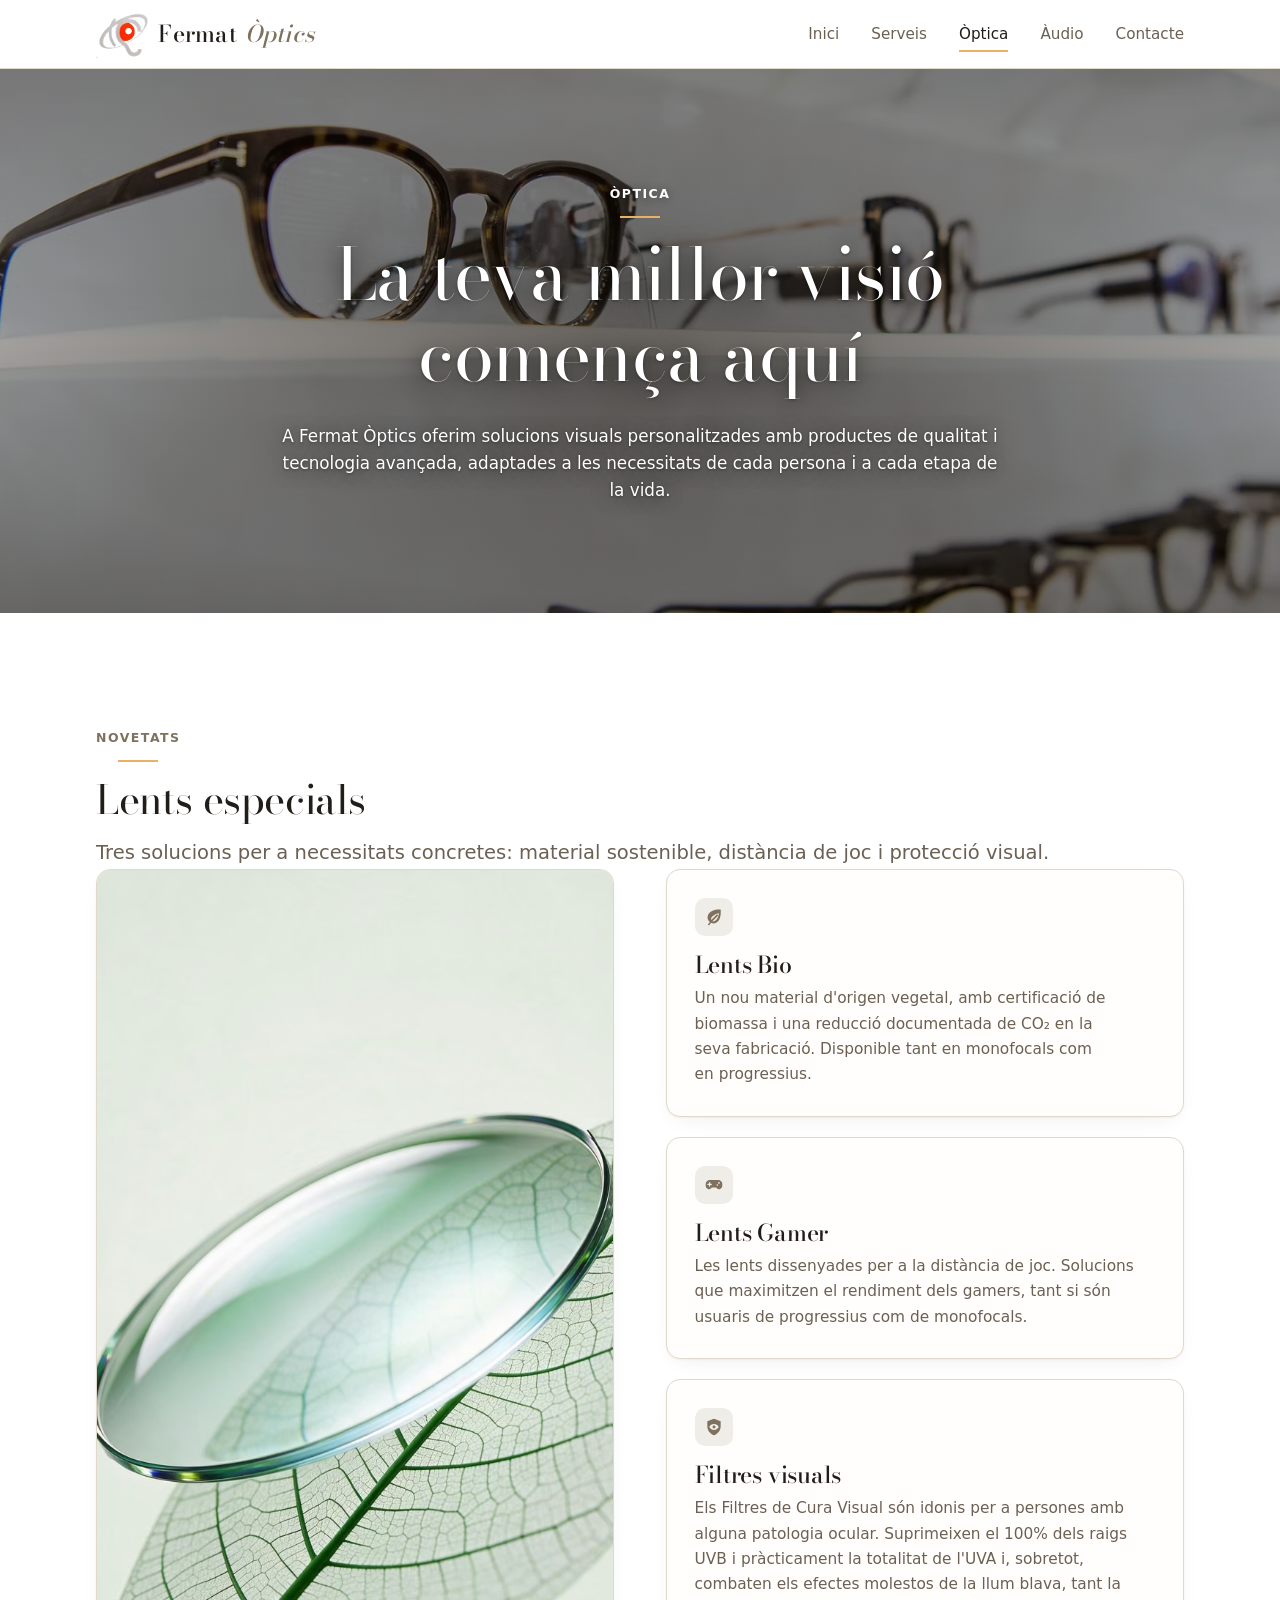
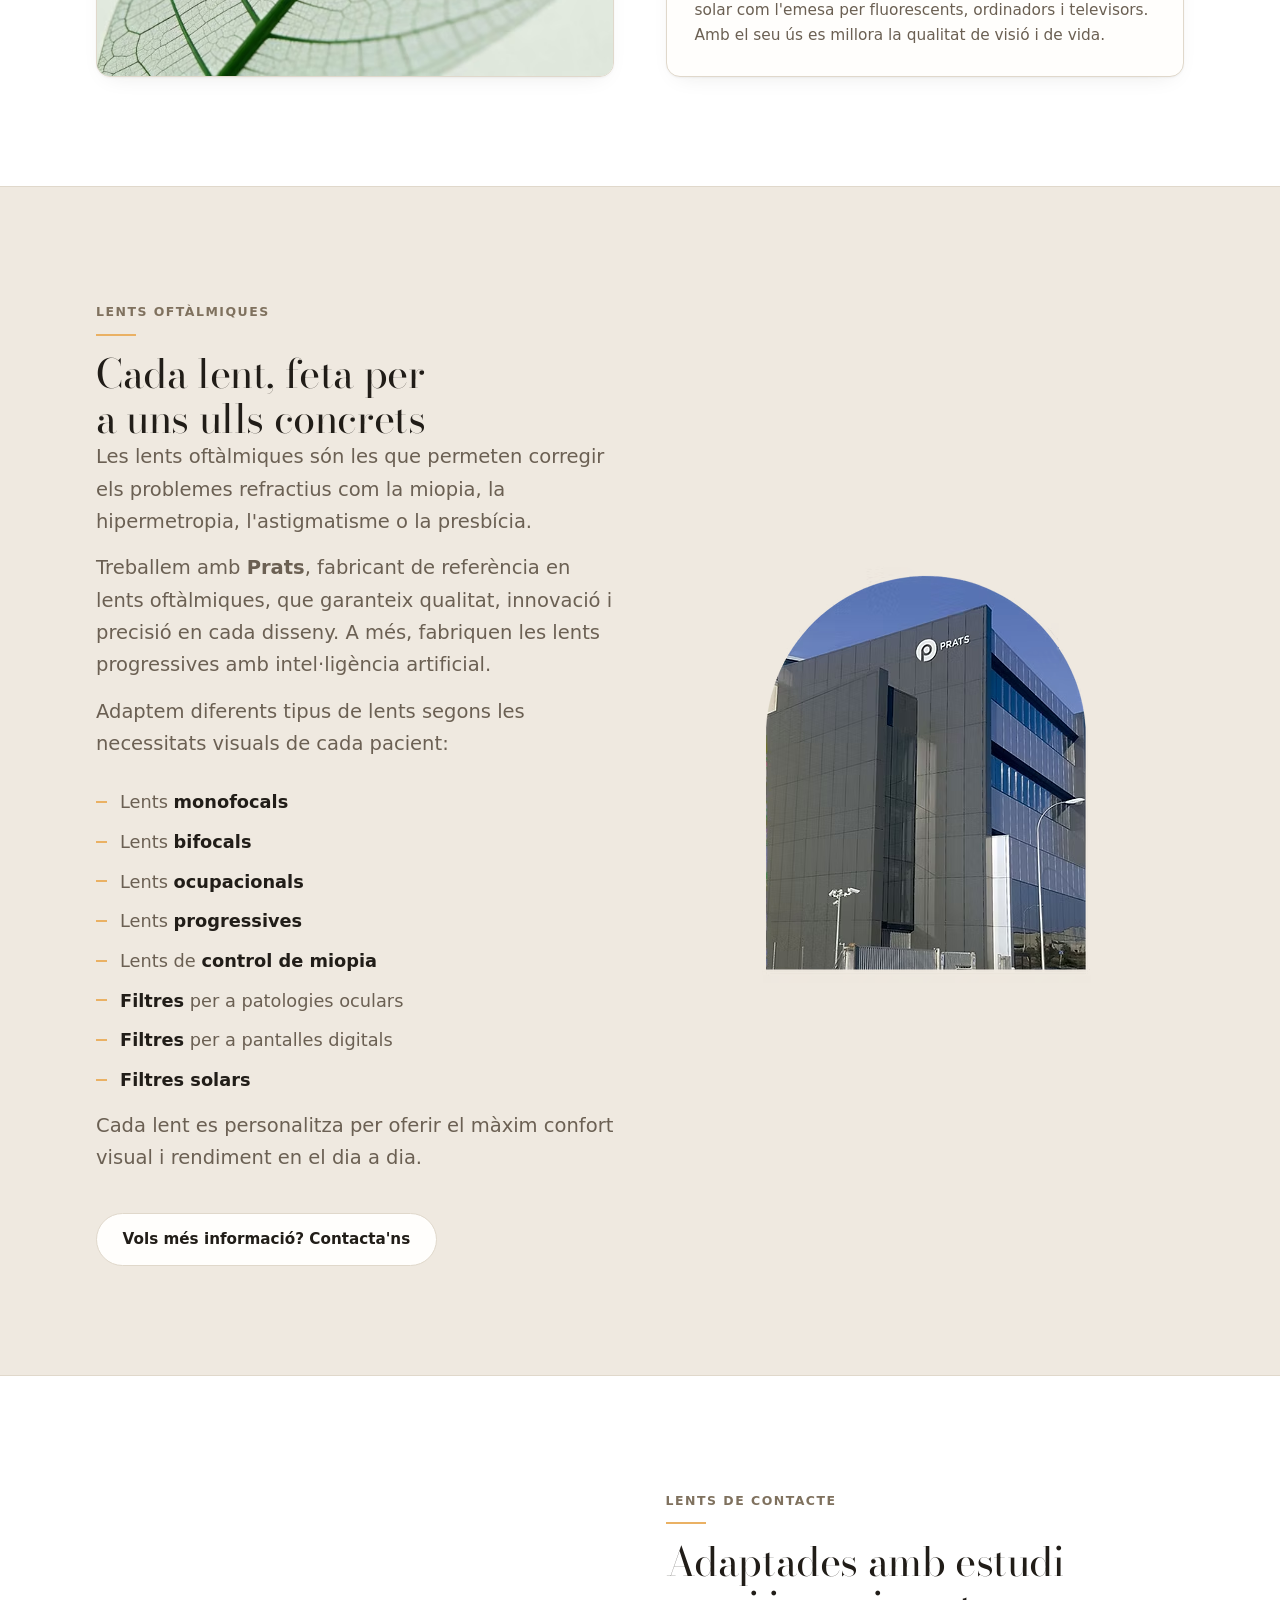
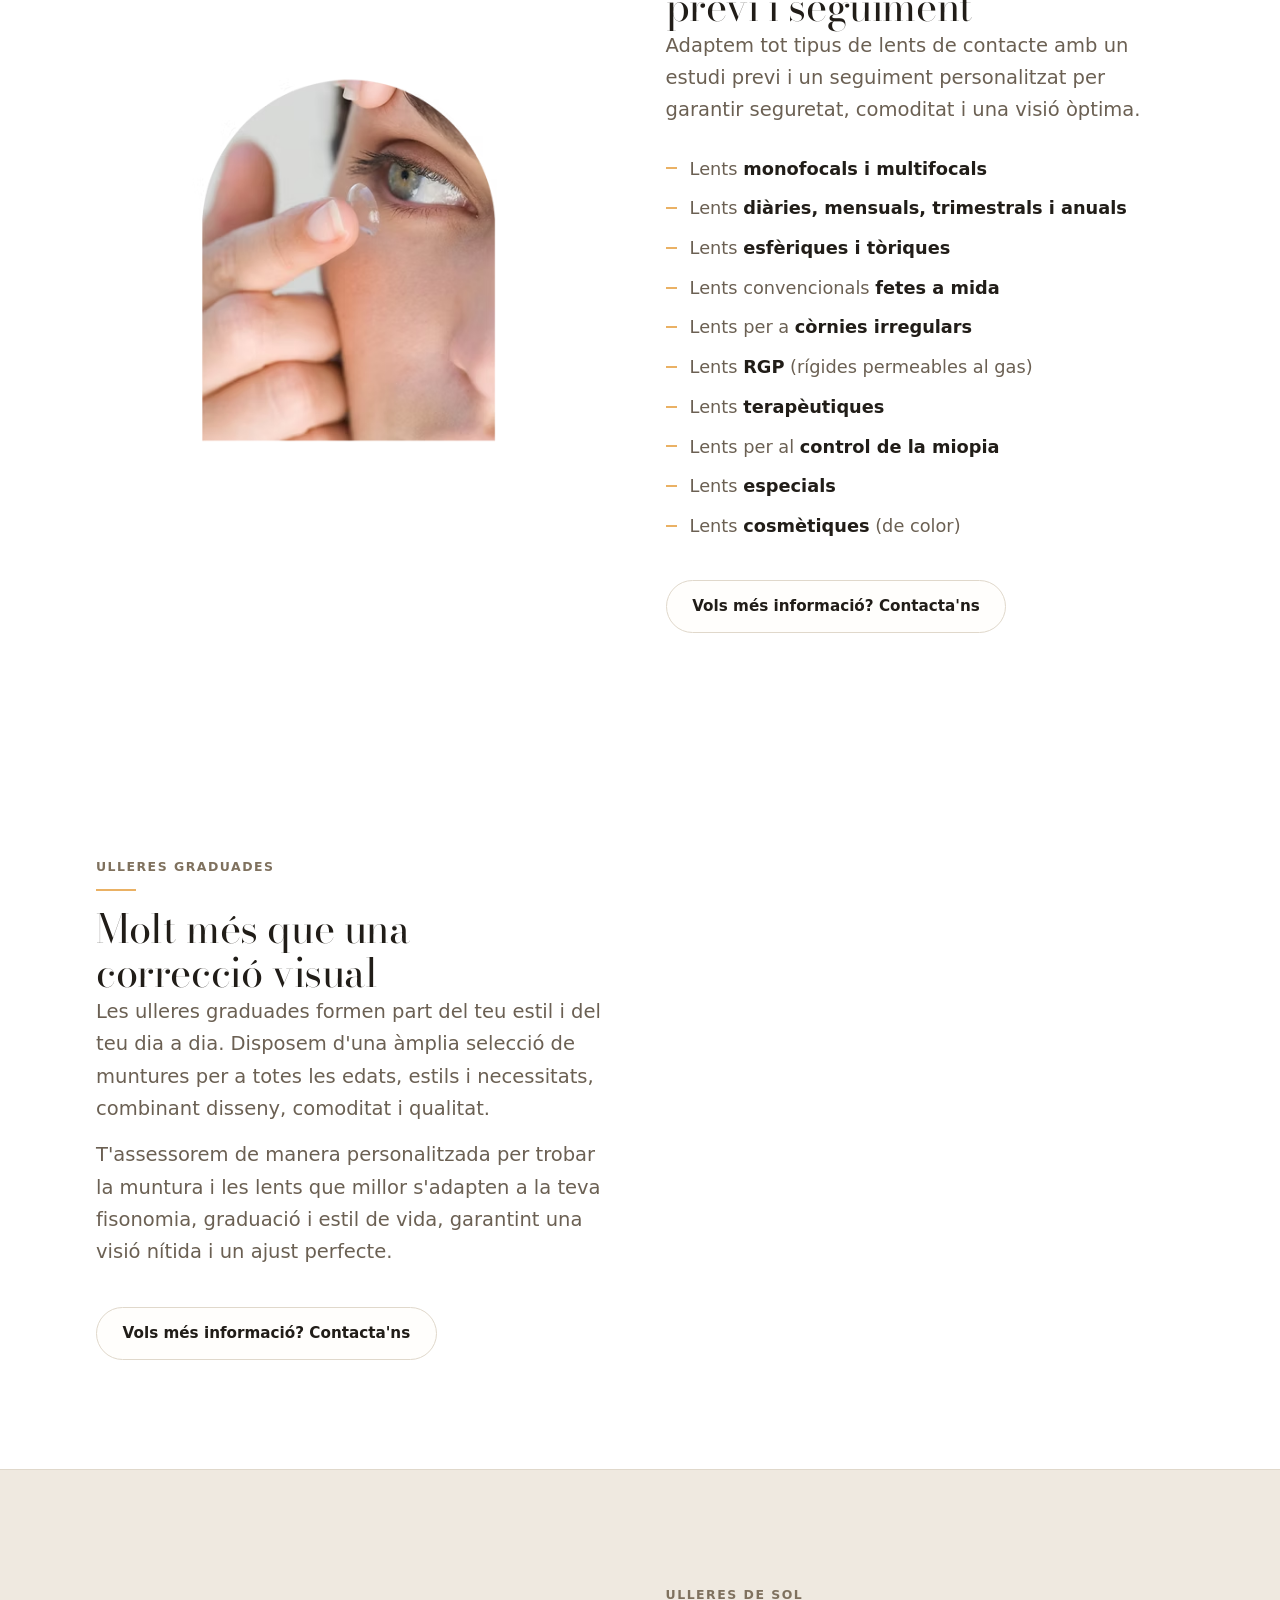
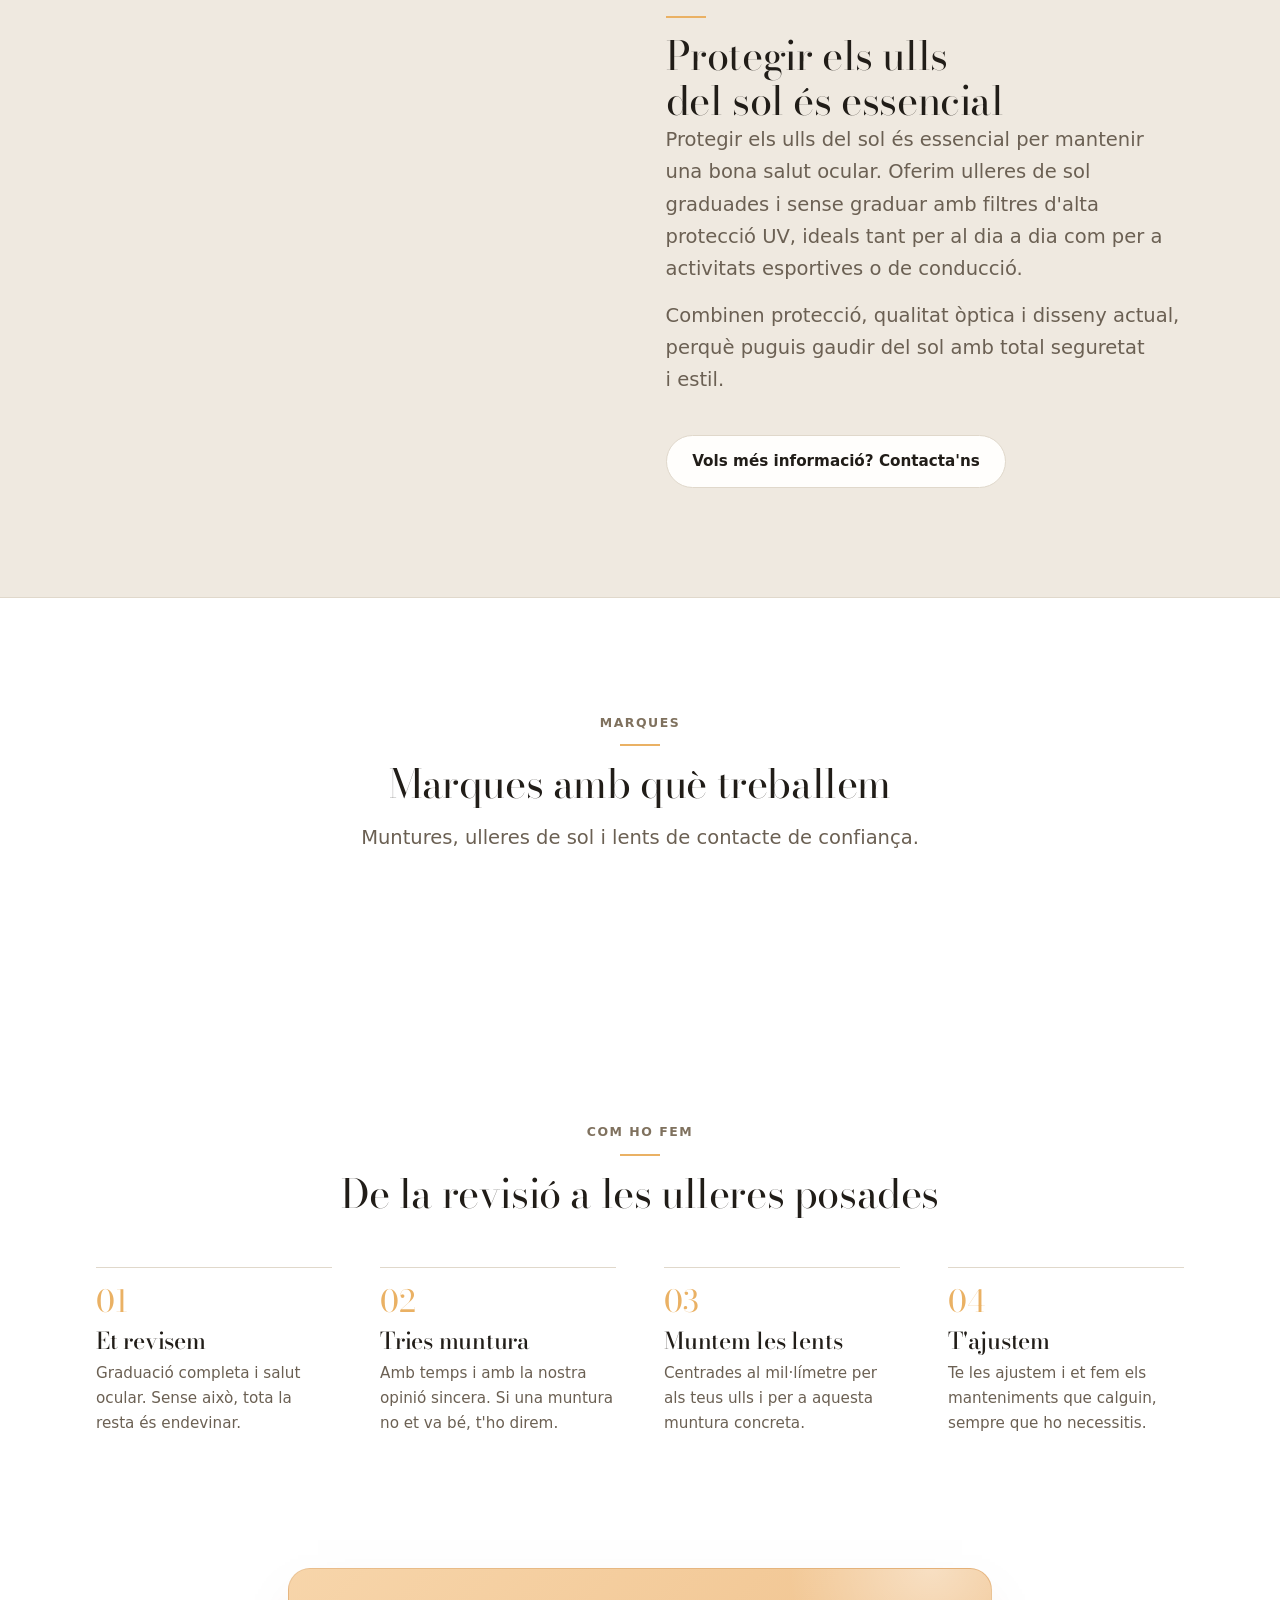
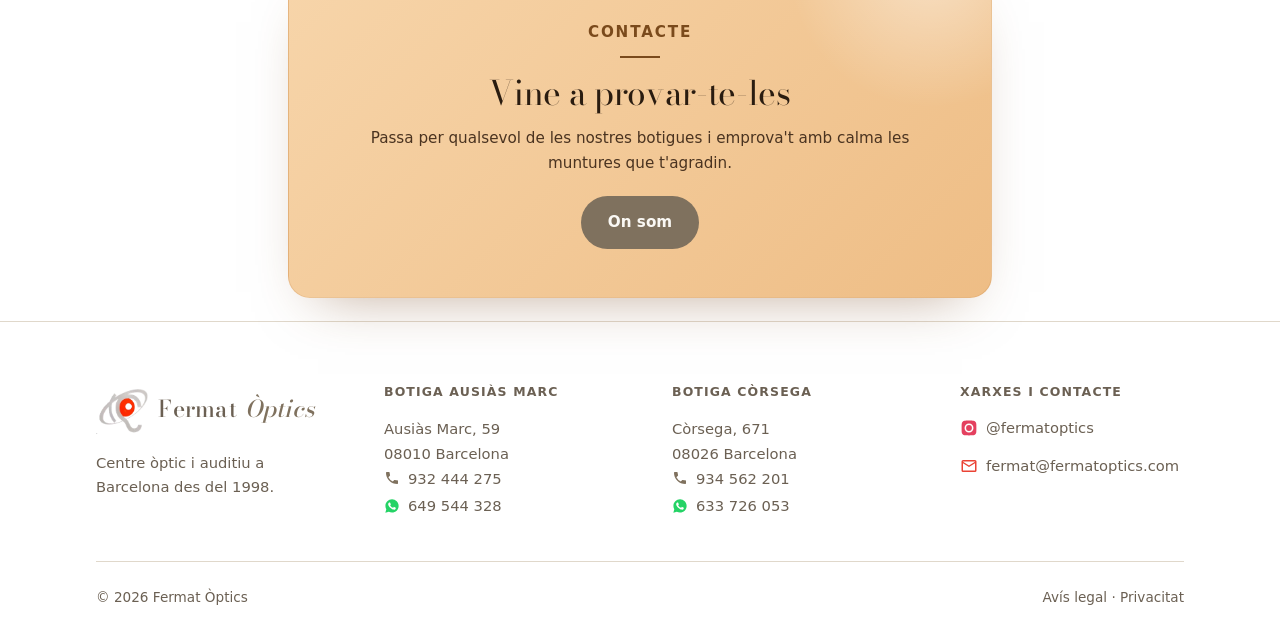
<file: optica.html>
<!doctype html>
<html lang="ca">
<head>
<meta charset="utf-8">
<meta name="viewport" content="width=device-width, initial-scale=1">
<title>Òptica · Ulleres i lents a Barcelona · Fermat Òptics</title>
<meta name="description" content="Lents oftàlmiques, lents de contacte, ulleres graduades i ulleres de sol a Barcelona. Solucions visuals personalitzades a Fermat Òptics: Ausiàs Marc i Còrsega.">
<link rel="canonical" href="https://fermatoptics.com/optica.html">
<meta property="og:title" content="Òptica · Ulleres i lents a Barcelona · Fermat Òptics">
<meta property="og:description" content="Muntures triades una a una i lents oftàlmiques a mida.">
<meta property="og:type" content="website">
<meta property="og:url" content="https://fermatoptics.com/optica.html">
<meta property="og:locale" content="ca_ES">
<link rel="icon" href="favicon.png" type="image/png">
<link rel="preload" href="fonts/bodoni-moda-latin.woff2" as="font" type="font/woff2" crossorigin>
<!-- Seguretat. A Vercel arriben com a capçaleres HTTP; aquí van dins de
     l'HTML perquè també protegeixin si la web se serveix des d'un
     allotjament on no podem tocar les capçaleres. -->
<meta http-equiv="Content-Security-Policy" content="default-src 'self'; script-src 'self' 'sha256-EImvqnRNNUEY0tyMjdMnXCAs4Y+Ha4IFbPv3E7zmmEI='; style-src 'self'; img-src 'self' data:; media-src 'self'; font-src 'self'; connect-src 'self'; form-action 'none'; base-uri 'none'; object-src 'none'; upgrade-insecure-requests">
<meta name="referrer" content="strict-origin-when-cross-origin">
<link rel="stylesheet" href="css/style.css">
</head>
<body>

<a class="salta-nav" href="#principal">Salta al contingut</a>

<header class="capcalera">
  <div class="contenidor capcalera__interior">
    <a class="marca" href="index.html"><img class="marca__logo" src="public/images/fermat/icona.avif" alt="" width="160" height="160">Fermat <span>Òptics</span></a>

    <nav class="nav--ample" aria-label="Principal">
      <ul class="nav__llista">
        <li><a href="index.html">Inici</a></li>
        <li><a href="serveis.html">Serveis</a></li>
        <li><a href="optica.html" aria-current="page">Òptica</a></li>
        <li><a href="audio.html">Àudio</a></li>
        <li><a href="contacte.html">Contacte</a></li>
      </ul>
    </nav>

    <details class="menu">
      <summary aria-label="Obre el menú"></summary>
      <div class="menu__panell">
        <nav aria-label="Principal">
          <ul class="nav__llista">
            <li><a href="index.html">Inici</a></li>
            <li><a href="serveis.html">Serveis</a></li>
            <li><a href="optica.html" aria-current="page">Òptica</a></li>
            <li><a href="audio.html">Àudio</a></li>
            <li><a href="contacte.html">Contacte</a></li>
          </ul>
        </nav>
      </div>
    </details>
  </div>
</header>

<main id="principal">

  <!-- Hero d'una sola imatge amb el títol a sobre -->
  <section class="hero hero--una hero--titol" aria-label="Òptica">
    <img class="hero__slide"
         src="public/images/fermat/muntures-prestatge.avif"
         sizes="100vw" width="1897" height="606"
         fetchpriority="high" decoding="async"
         alt="Muntures a Fermat Òptics">
    <div class="hero__caixa">
      <div class="contenidor">
        <p class="eyebrow">Òptica</p>
        <h1>La teva millor visió comença aquí</h1>
        <p class="hero__subtitol">
          A Fermat Òptics oferim solucions visuals personalitzades amb productes
          de qualitat i tecnologia avançada, adaptades a les necessitats de cada
          persona i a cada etapa de la vida.
        </p>
      </div>
    </div>
  </section>

  <section>
    <div class="contenidor">
      <div class="encap encap--esquerra">
        <p class="eyebrow">Novetats</p>
        <h2>Lents especials</h2>
        <p class="plom">
          Tres solucions per a necessitats concretes: material sostenible,
          distància de joc i protecció visual.
        </p>
      </div>

      <div class="duo duo--estirat">
        <div class="duo__foto duo__foto--alt">
          <img src="public/images/fermat/lents-bio.avif" width="1100" height="1100" loading="lazy" decoding="async" alt="Lent Bio sobre una fulla">
        </div>

        <div class="graella graella--una">
          <article class="targeta">
            <div class="targeta__icona" aria-hidden="true">
              <svg viewBox="0 0 24 24" width="20" height="20"><path fill="currentColor" d="M20 3s-8.5-.9-13 3.6C3.6 10 3.6 14.6 6 17c.4.4.8.7 1.3 1L5 20.3a1 1 0 0 0 1.4 1.4L8.7 19c1.6.8 3.6.9 5.3.2 1-.4 1.9-1 2.7-1.8C21.2 12.9 20 3 20 3Zm-5.7 12.9c-1.2 1.2-2.8 1.6-4.2 1.2l6.6-6.6a1 1 0 0 0-1.4-1.4l-6.6 6.6c-.4-1.4 0-3 1.2-4.2C12.4 8.6 16.6 7.6 18 7.4c-.2 1.5-1.1 5.7-3.7 8.5Z"/></svg>
            </div>
            <h3>Lents Bio</h3>
            <p>
              Un nou material d'origen vegetal, amb certificació de biomassa i una
              reducció documentada de CO₂ en la seva fabricació. Disponible tant en
              monofocals com en progressius.
            </p>
          </article>
          <article class="targeta">
            <div class="targeta__icona" aria-hidden="true">
              <svg viewBox="0 0 24 24" width="20" height="20"><path fill="currentColor" d="M17 6H7a5 5 0 0 0-5 5v2a4 4 0 0 0 7.2 2.4l.3-.4h5l.3.4A4 4 0 0 0 22 13v-2a5 5 0 0 0-5-5ZM8.75 12H7.5v1.25a.75.75 0 0 1-1.5 0V12H4.75a.75.75 0 0 1 0-1.5H6V9.25a.75.75 0 0 1 1.5 0v1.25h1.25a.75.75 0 0 1 0 1.5ZM16 13a1 1 0 1 1 0-2 1 1 0 0 1 0 2Zm2-2.5a1 1 0 1 1 0-2 1 1 0 0 1 0 2Z"/></svg>
            </div>
            <h3>Lents Gamer</h3>
            <p>
              Les lents dissenyades per a la distància de joc. Solucions que
              maximitzen el rendiment dels gamers, tant si són usuaris de
              progressius com de monofocals.
            </p>
          </article>
          <article class="targeta">
            <div class="targeta__icona" aria-hidden="true">
              <svg viewBox="0 0 24 24" width="20" height="20"><path fill="currentColor" d="M12 2 4 5v6.1c0 4.7 3.2 9.1 8 10.9 4.8-1.8 8-6.2 8-10.9V5l-8-3Zm0 6.5c2.6 0 4.8 1.6 5.7 3.5-.9 1.9-3.1 3.5-5.7 3.5S7.2 13.9 6.3 12c.9-1.9 3.1-3.5 5.7-3.5Zm0 1.75a1.75 1.75 0 1 0 0 3.5 1.75 1.75 0 0 0 0-3.5Z"/></svg>
            </div>
            <h3>Filtres visuals</h3>
            <p>
              Els Filtres de Cura Visual són idonis per a persones amb alguna
              patologia ocular. Suprimeixen el 100% dels raigs UVB i pràcticament
              la totalitat de l'UVA i, sobretot, combaten els efectes molestos de
              la llum blava, tant la solar com l'emesa per fluorescents, ordinadors
              i televisors. Amb el seu ús es millora la qualitat de visió i de vida.
            </p>
          </article>
        </div>
      </div>
    </div>
  </section>

  <section class="banda">
    <div class="contenidor">
      <div class="duo">
        <div>
          <p class="eyebrow">Lents oftàlmiques</p>
          <h2>Cada lent, feta per a uns ulls concrets</h2>
          <p class="plom">
            Les lents oftàlmiques són les que permeten corregir els problemes
            refractius com la miopia, la hipermetropia, l'astigmatisme o la
            presbícia.
          </p>
          <p class="plom">
            Treballem amb <strong>Prats</strong>, fabricant de referència en lents
            oftàlmiques, que garanteix qualitat, innovació i precisió en cada
            disseny. A més, fabriquen les lents progressives amb intel·ligència
            artificial.
          </p>
          <p class="plom">
            Adaptem diferents tipus de lents segons les necessitats visuals de
            cada pacient:
          </p>
          <ul class="llista-fets">
            <li>Lents <strong>monofocals</strong></li>
            <li>Lents <strong>bifocals</strong></li>
            <li>Lents <strong>ocupacionals</strong></li>
            <li>Lents <strong>progressives</strong></li>
            <li>Lents de <strong>control de miopia</strong></li>
            <li><strong>Filtres</strong> per a patologies oculars</li>
            <li><strong>Filtres</strong> per a pantalles digitals</li>
            <li><strong>Filtres solars</strong></li>
          </ul>
          <p class="plom">
            Cada lent es personalitza per oferir el màxim confort visual i
            rendiment en el dia a dia.
          </p>
          <div class="botons">
            <a class="boto boto--buit" href="contacte.html">Vols més informació? Contacta'ns</a>
          </div>
        </div>
        <div class="duo__foto duo__foto--arc">
          <img src="public/images/fermat/edificio.avif" width="372" height="460" loading="lazy" decoding="async" alt="Seu de Prats, fabricant de lents oftàlmiques">
        </div>
      </div>
    </div>
  </section>

  <section>
    <div class="contenidor">
      <div class="duo duo--invers">
        <div>
          <p class="eyebrow">Lents de contacte</p>
          <h2>Adaptades amb estudi previ i seguiment</h2>
          <p class="plom">
            Adaptem tot tipus de lents de contacte amb un estudi previ i un
            seguiment personalitzat per garantir seguretat, comoditat i una
            visió òptima.
          </p>
          <ul class="llista-fets">
            <li>Lents <strong>monofocals i multifocals</strong></li>
            <li>Lents <strong>diàries, mensuals, trimestrals i anuals</strong></li>
            <li>Lents <strong>esfèriques i tòriques</strong></li>
            <li>Lents convencionals <strong>fetes a mida</strong></li>
            <li>Lents per a <strong>còrnies irregulars</strong></li>
            <li>Lents <strong>RGP</strong> (rígides permeables al gas)</li>
            <li>Lents <strong>terapèutiques</strong></li>
            <li>Lents per al <strong>control de la miopia</strong></li>
            <li>Lents <strong>especials</strong></li>
            <li>Lents <strong>cosmètiques</strong> (de color)</li>
          </ul>
          <div class="botons">
            <a class="boto boto--buit" href="contacte.html">Vols més informació? Contacta'ns</a>
          </div>
        </div>
        <div class="duo__foto duo__foto--arc">
          <img src="public/images/fermat/lents-contacte.avif" width="422" height="496" loading="lazy" decoding="async" alt="Adaptació de lents de contacte">
        </div>
      </div>
    </div>
  </section>


  <section>
    <div class="contenidor">
      <div class="duo">
        <div>
          <p class="eyebrow">Ulleres graduades</p>
          <h2>Molt més que una correcció visual</h2>
          <p class="plom">
            Les ulleres graduades formen part del teu estil i del teu dia a dia.
            Disposem d'una àmplia selecció de muntures per a totes les edats,
            estils i necessitats, combinant disseny, comoditat i qualitat.
          </p>
          <p class="plom">
            T'assessorem de manera personalitzada per trobar la muntura i les
            lents que millor s'adapten a la teva fisonomia, graduació i estil de
            vida, garantint una visió nítida i un ajust perfecte.
          </p>
          <div class="botons">
            <a class="boto boto--buit" href="contacte.html">Vols més informació? Contacta'ns</a>
          </div>
        </div>
        <div class="duo__foto duo__foto--arc">
          <img src="public/images/fermat/muntures-calaix.avif" width="391" height="457" loading="lazy" decoding="async" alt="Calaix amb muntures a Fermat Òptics">
        </div>
      </div>
    </div>
  </section>

  <section class="banda">
    <div class="contenidor">
      <div class="duo duo--invers">
        <div>
          <p class="eyebrow">Ulleres de sol</p>
          <h2>Protegir els ulls del sol és essencial</h2>
          <p class="plom">
            Protegir els ulls del sol és essencial per mantenir una bona salut
            ocular. Oferim ulleres de sol graduades i sense graduar amb filtres
            d'alta protecció UV, ideals tant per al dia a dia com per a
            activitats esportives o de conducció.
          </p>
          <p class="plom">
            Combinen protecció, qualitat òptica i disseny actual, perquè puguis
            gaudir del sol amb total seguretat i estil.
          </p>
          <div class="botons">
            <a class="boto boto--buit" href="contacte.html">Vols més informació? Contacta'ns</a>
          </div>
        </div>
        <div class="duo__foto duo__foto--arc">
          <img src="public/images/fermat/muntures-assortides.avif" width="413" height="457" loading="lazy" decoding="async" alt="Ulleres de sol i muntures de Fermat Òptics">
        </div>
      </div>
    </div>
  </section>

  <section>
    <div class="contenidor">
      <div class="encap">
        <p class="eyebrow">Marques</p>
        <h2>Marques amb què treballem</h2>
        <p class="plom">Muntures, ulleres de sol i lents de contacte de confiança.</p>
      </div>

      <div class="logos">
        <img src="public/images/logos/rayban.jpg" alt="Ray-Ban" loading="lazy" decoding="async">
        <img src="public/images/logos/carrera.png" alt="Carrera" loading="lazy" decoding="async">
        <img src="public/images/logos/silhouette.png" alt="Silhouette" loading="lazy" decoding="async">
        <img src="public/images/logos/polaroid.png" alt="Polaroid" loading="lazy" decoding="async">
        <img src="public/images/logos/nike.jpg" alt="Nike" loading="lazy" decoding="async">
        <img src="public/images/logos/philipp-plein.png" alt="Philipp Plein" loading="lazy" decoding="async">
        <img src="public/images/logos/roberto-cavalli.jpg" alt="Roberto Cavalli" loading="lazy" decoding="async">
        <img src="public/images/logos/carolina-herrera.jpg" alt="Carolina Herrera" loading="lazy" decoding="async">
        <img src="public/images/logos/antonio-miro.jpg" alt="Antonio Miró" loading="lazy" decoding="async">
        <img src="public/images/logos/miro-jeans.png" alt="Miró Jeans" loading="lazy" decoding="async">
        <img src="public/images/logos/be-happy.jpg" alt="Be Happy" loading="lazy" decoding="async">
        <img src="public/images/logos/monsine.jpg" alt="Monsine" loading="lazy" decoding="async">
        <img src="public/images/logos/rocker.jpg" alt="Rocker" loading="lazy" decoding="async">
        <img src="public/images/logos/centrostyle.jpg" alt="Centrostyle" loading="lazy" decoding="async">
        <img src="public/images/logos/prats.png" alt="Prats" loading="lazy" decoding="async">
        <img src="public/images/logos/alcon.png" alt="Alcon" loading="lazy" decoding="async">
        <img src="public/images/logos/bausch-lomb.webp" alt="Bausch + Lomb" loading="lazy" decoding="async">
        <img src="public/images/logos/coopervision.png" alt="CooperVision" loading="lazy" decoding="async">
        <img src="public/images/logos/menicon.jpg" alt="Menicon" loading="lazy" decoding="async">
        <img src="public/images/logos/tiedra.png" alt="Tiedra" loading="lazy" decoding="async">
      </div>
    </div>
  </section>

  <section>
    <div class="contenidor">
      <div class="encap">
        <p class="eyebrow">Com ho fem</p>
        <h2>De la revisió a les ulleres posades</h2>
      </div>

      <ol class="passos">
        <li class="pas">
          <span class="pas__num" aria-hidden="true">01</span>
          <h3>Et revisem</h3>
          <p>
            Graduació completa i salut ocular. Sense això, tota la resta és
            endevinar.
          </p>
        </li>
        <li class="pas">
          <span class="pas__num" aria-hidden="true">02</span>
          <h3>Tries muntura</h3>
          <p>
            Amb temps i amb la nostra opinió sincera. Si una muntura no et va
            bé, t'ho direm.
          </p>
        </li>
        <li class="pas">
          <span class="pas__num" aria-hidden="true">03</span>
          <h3>Muntem les lents</h3>
          <p>
            Centrades al mil·límetre per als teus ulls i per a aquesta muntura
            concreta.
          </p>
        </li>
        <li class="pas">
          <span class="pas__num" aria-hidden="true">04</span>
          <h3>T'ajustem</h3>
          <p>
            Te les ajustem i et fem els manteniments que calguin, sempre que ho
            necessitis.
          </p>
        </li>
      </ol>
    </div>
  </section>

  <section class="crida-seccio">
    <div class="contenidor">
      <div class="crida">
        <p class="eyebrow">Contacte</p>
        <h2>Vine a provar-te-les</h2>
        <p>
          Passa per qualsevol de les nostres botigues i emprova't amb calma
          les muntures que t'agradin.
        </p>
        <div class="botons">
          <a class="boto boto--ple" href="contacte.html">On som</a>
        </div>
      </div>
    </div>
  </section>

</main>

<footer class="peu">
  <div class="contenidor">
    <div class="peu__graella">
      <div>
        <a class="marca" href="index.html"><img class="marca__logo" src="public/images/fermat/icona.avif" alt="" width="160" height="160">Fermat <span>Òptics</span></a>
        <p class="peu__lema">
          Centre òptic i auditiu a Barcelona des del 1998.
        </p>
      </div>
      <div>
        <h4>Botiga Ausiàs Marc</h4>
        <address>
          Ausiàs Marc, 59<br>
          08010 Barcelona<br>
          <a class="tel" href="tel:+34932444275"><svg class="ico" viewBox="0 0 24 24" width="16" height="16" aria-hidden="true"><path fill="#7f715e" d="M6.62 10.79a15.05 15.05 0 0 0 6.59 6.59l2.2-2.2a1 1 0 0 1 1.01-.24c1.12.37 2.33.57 3.58.57a1 1 0 0 1 1 1V20a1 1 0 0 1-1 1A17 17 0 0 1 3 4a1 1 0 0 1 1-1h3.5a1 1 0 0 1 1 1c0 1.25.2 2.46.57 3.58a1 1 0 0 1-.25 1.01l-2.2 2.2Z"/></svg>932 444 275</a><br>
          <a class="wa" href="https://wa.me/34649544328"><svg class="ico" viewBox="0 0 24 24" width="16" height="16" aria-hidden="true"><path fill="#25D366" d="M12.04 2C6.58 2 2.13 6.45 2.13 11.91c0 1.75.46 3.45 1.32 4.95L2 22l5.25-1.38a9.9 9.9 0 0 0 4.79 1.22c5.46 0 9.91-4.45 9.91-9.91 0-2.65-1.03-5.14-2.9-7.01A9.82 9.82 0 0 0 12.04 2Zm5.8 14.16c-.24.68-1.42 1.3-1.95 1.34-.5.05-1.13.07-1.82-.11-.42-.14-.96-.31-1.65-.61-2.9-1.25-4.79-4.17-4.94-4.36-.14-.19-1.18-1.57-1.18-3 0-1.42.75-2.12 1.01-2.41.26-.29.57-.36.76-.36.19 0 .38 0 .55.01.18.01.41-.07.64.49.24.58.82 2 .89 2.14.07.14.12.31.02.5-.09.19-.14.31-.28.47-.14.16-.3.36-.42.48-.14.14-.29.29-.12.57.16.27.72 1.19 1.55 1.93 1.07.95 1.97 1.25 2.24 1.39.27.14.43.12.59-.07.16-.19.68-.79.86-1.07.18-.27.36-.22.6-.13.24.09 1.55.73 1.81.86.27.13.44.2.51.31.07.11.07.66-.17 1.3Z"/></svg>649 544 328</a>
        </address>
      </div>
      <div>
        <h4>Botiga Còrsega</h4>
        <address>
          Còrsega, 671<br>
          08026 Barcelona<br>
          <a class="tel" href="tel:+34934562201"><svg class="ico" viewBox="0 0 24 24" width="16" height="16" aria-hidden="true"><path fill="#7f715e" d="M6.62 10.79a15.05 15.05 0 0 0 6.59 6.59l2.2-2.2a1 1 0 0 1 1.01-.24c1.12.37 2.33.57 3.58.57a1 1 0 0 1 1 1V20a1 1 0 0 1-1 1A17 17 0 0 1 3 4a1 1 0 0 1 1-1h3.5a1 1 0 0 1 1 1c0 1.25.2 2.46.57 3.58a1 1 0 0 1-.25 1.01l-2.2 2.2Z"/></svg>934 562 201</a><br>
          <a class="wa" href="https://wa.me/34633726053"><svg class="ico" viewBox="0 0 24 24" width="16" height="16" aria-hidden="true"><path fill="#25D366" d="M12.04 2C6.58 2 2.13 6.45 2.13 11.91c0 1.75.46 3.45 1.32 4.95L2 22l5.25-1.38a9.9 9.9 0 0 0 4.79 1.22c5.46 0 9.91-4.45 9.91-9.91 0-2.65-1.03-5.14-2.9-7.01A9.82 9.82 0 0 0 12.04 2Zm5.8 14.16c-.24.68-1.42 1.3-1.95 1.34-.5.05-1.13.07-1.82-.11-.42-.14-.96-.31-1.65-.61-2.9-1.25-4.79-4.17-4.94-4.36-.14-.19-1.18-1.57-1.18-3 0-1.42.75-2.12 1.01-2.41.26-.29.57-.36.76-.36.19 0 .38 0 .55.01.18.01.41-.07.64.49.24.58.82 2 .89 2.14.07.14.12.31.02.5-.09.19-.14.31-.28.47-.14.16-.3.36-.42.48-.14.14-.29.29-.12.57.16.27.72 1.19 1.55 1.93 1.07.95 1.97 1.25 2.24 1.39.27.14.43.12.59-.07.16-.19.68-.79.86-1.07.18-.27.36-.22.6-.13.24.09 1.55.73 1.81.86.27.13.44.2.51.31.07.11.07.66-.17 1.3Z"/></svg>633 726 053</a>
        </address>
      </div>
      <div>
        <h4>Xarxes i contacte</h4>
        <ul class="social">
          <li><a href="https://www.instagram.com/fermatoptics/" rel="noopener"><svg class="ico" viewBox="0 0 24 24" width="18" height="18" aria-hidden="true"><path fill="#E4405F" d="M12 2.16c3.2 0 3.58.01 4.85.07 1.17.05 1.8.25 2.23.41.56.22.96.48 1.38.9.42.42.68.82.9 1.38.16.43.36 1.06.41 2.23.06 1.27.07 1.65.07 4.85s-.01 3.58-.07 4.85c-.05 1.17-.25 1.8-.41 2.23-.22.56-.48.96-.9 1.38-.42.42-.82.68-1.38.9-.43.16-1.06.36-2.23.41-1.27.06-1.65.07-4.85.07s-3.58-.01-4.85-.07c-1.17-.05-1.8-.25-2.23-.41a3.7 3.7 0 0 1-1.38-.9 3.7 3.7 0 0 1-.9-1.38c-.16-.43-.36-1.06-.41-2.23-.06-1.27-.07-1.65-.07-4.85s.01-3.58.07-4.85c.05-1.17.25-1.8.41-2.23.22-.56.48-.96.9-1.38.42-.42.82-.68 1.38-.9.43-.16 1.06-.36 2.23-.41C8.42 2.17 8.8 2.16 12 2.16Zm0 3.89a5.95 5.95 0 1 0 0 11.9 5.95 5.95 0 0 0 0-11.9Zm0 9.82a3.87 3.87 0 1 1 0-7.74 3.87 3.87 0 0 1 0 7.74Zm6.16-9.99a1.39 1.39 0 1 1-2.78 0 1.39 1.39 0 0 1 2.78 0Z"/></svg>@fermatoptics</a></li>
          <li><a href="mailto:fermat@fermatoptics.com"><svg class="ico" viewBox="0 0 24 24" width="18" height="18" aria-hidden="true"><path fill="#EA4335" d="M4 4h16a2 2 0 0 1 2 2v12a2 2 0 0 1-2 2H4a2 2 0 0 1-2-2V6a2 2 0 0 1 2-2Zm0 2v.4l8 5 8-5V6H4Zm16 2.4-8 5-8-5V18h16V8.4Z"/></svg>fermat@fermatoptics.com</a></li>
        </ul>
      </div>
    </div>
    <div class="peu__baix">
      <p>© 2026 Fermat Òptics</p>
      <p>
        <a href="avis-legal.html">Avís legal</a> ·
        <a href="politica-privacitat.html">Privacitat</a>
      </p>
    </div>
  </div>
</footer>

</body>
</html>
</file>
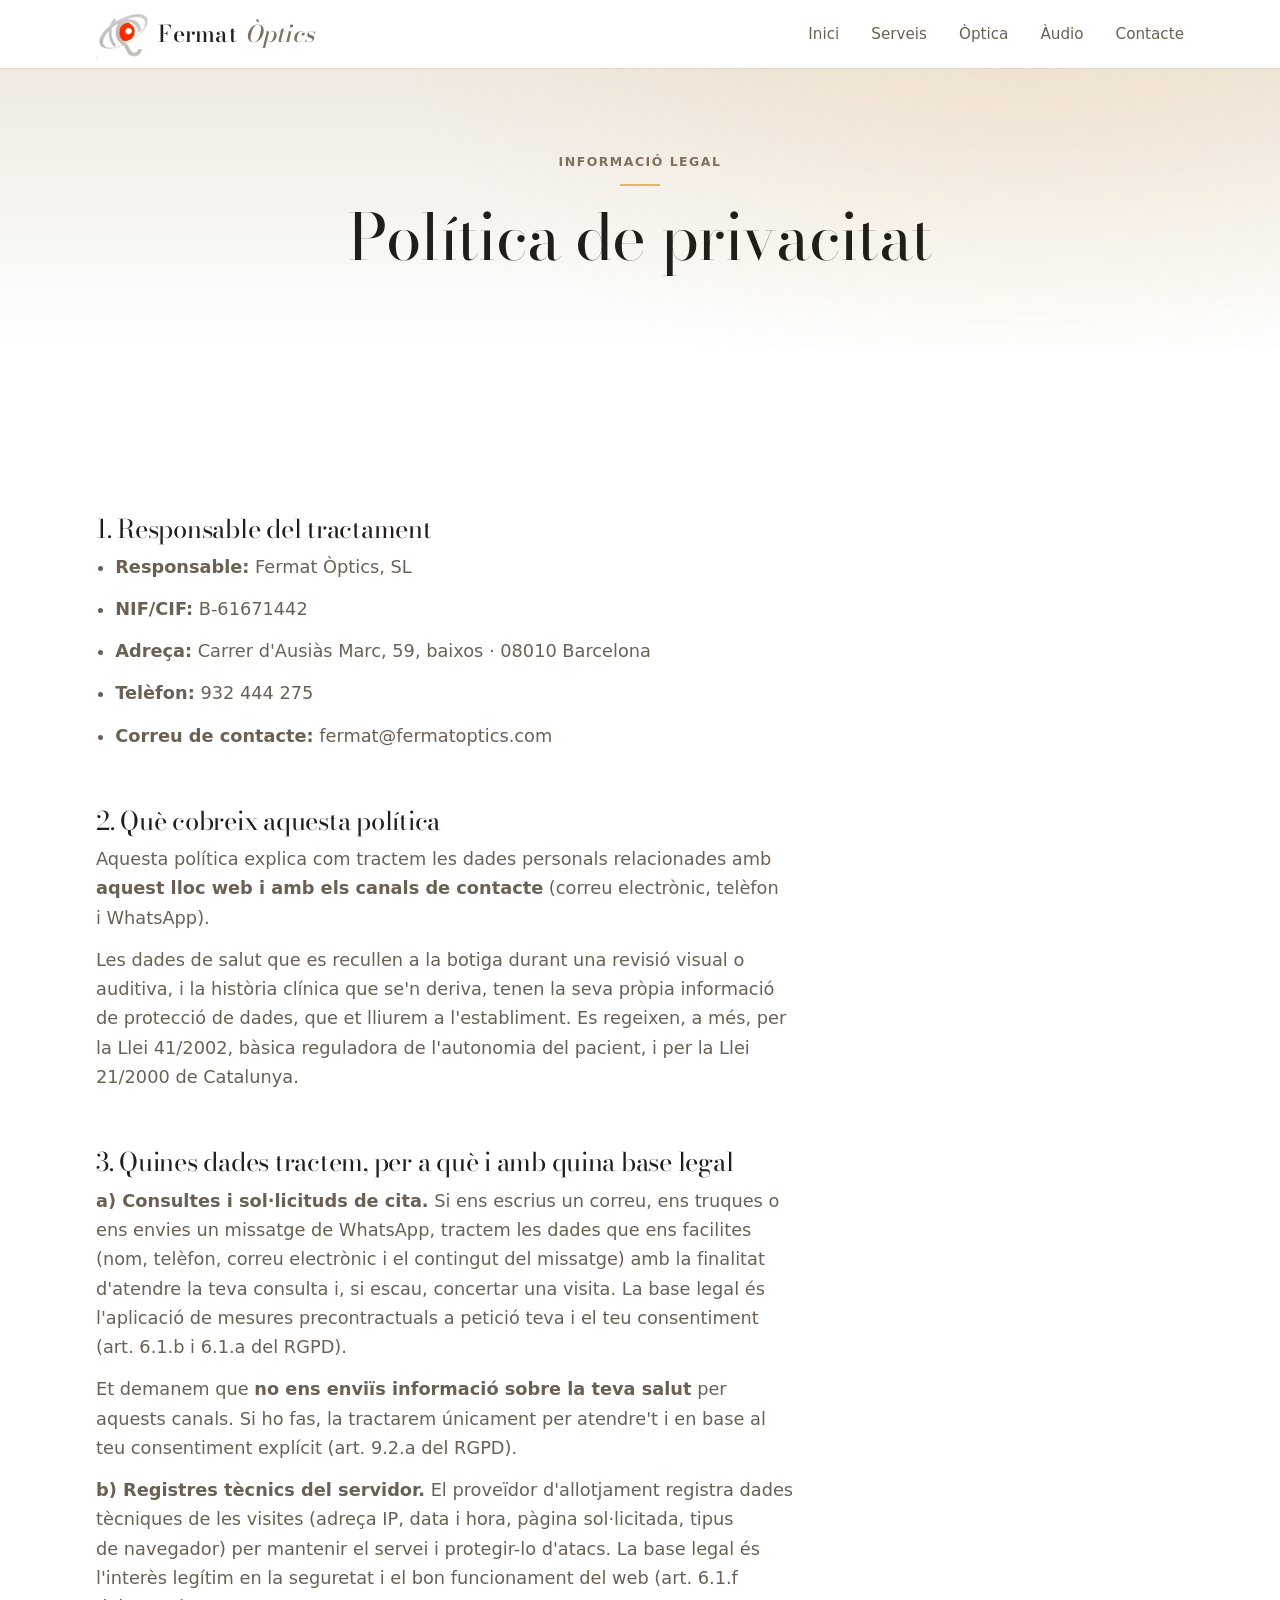
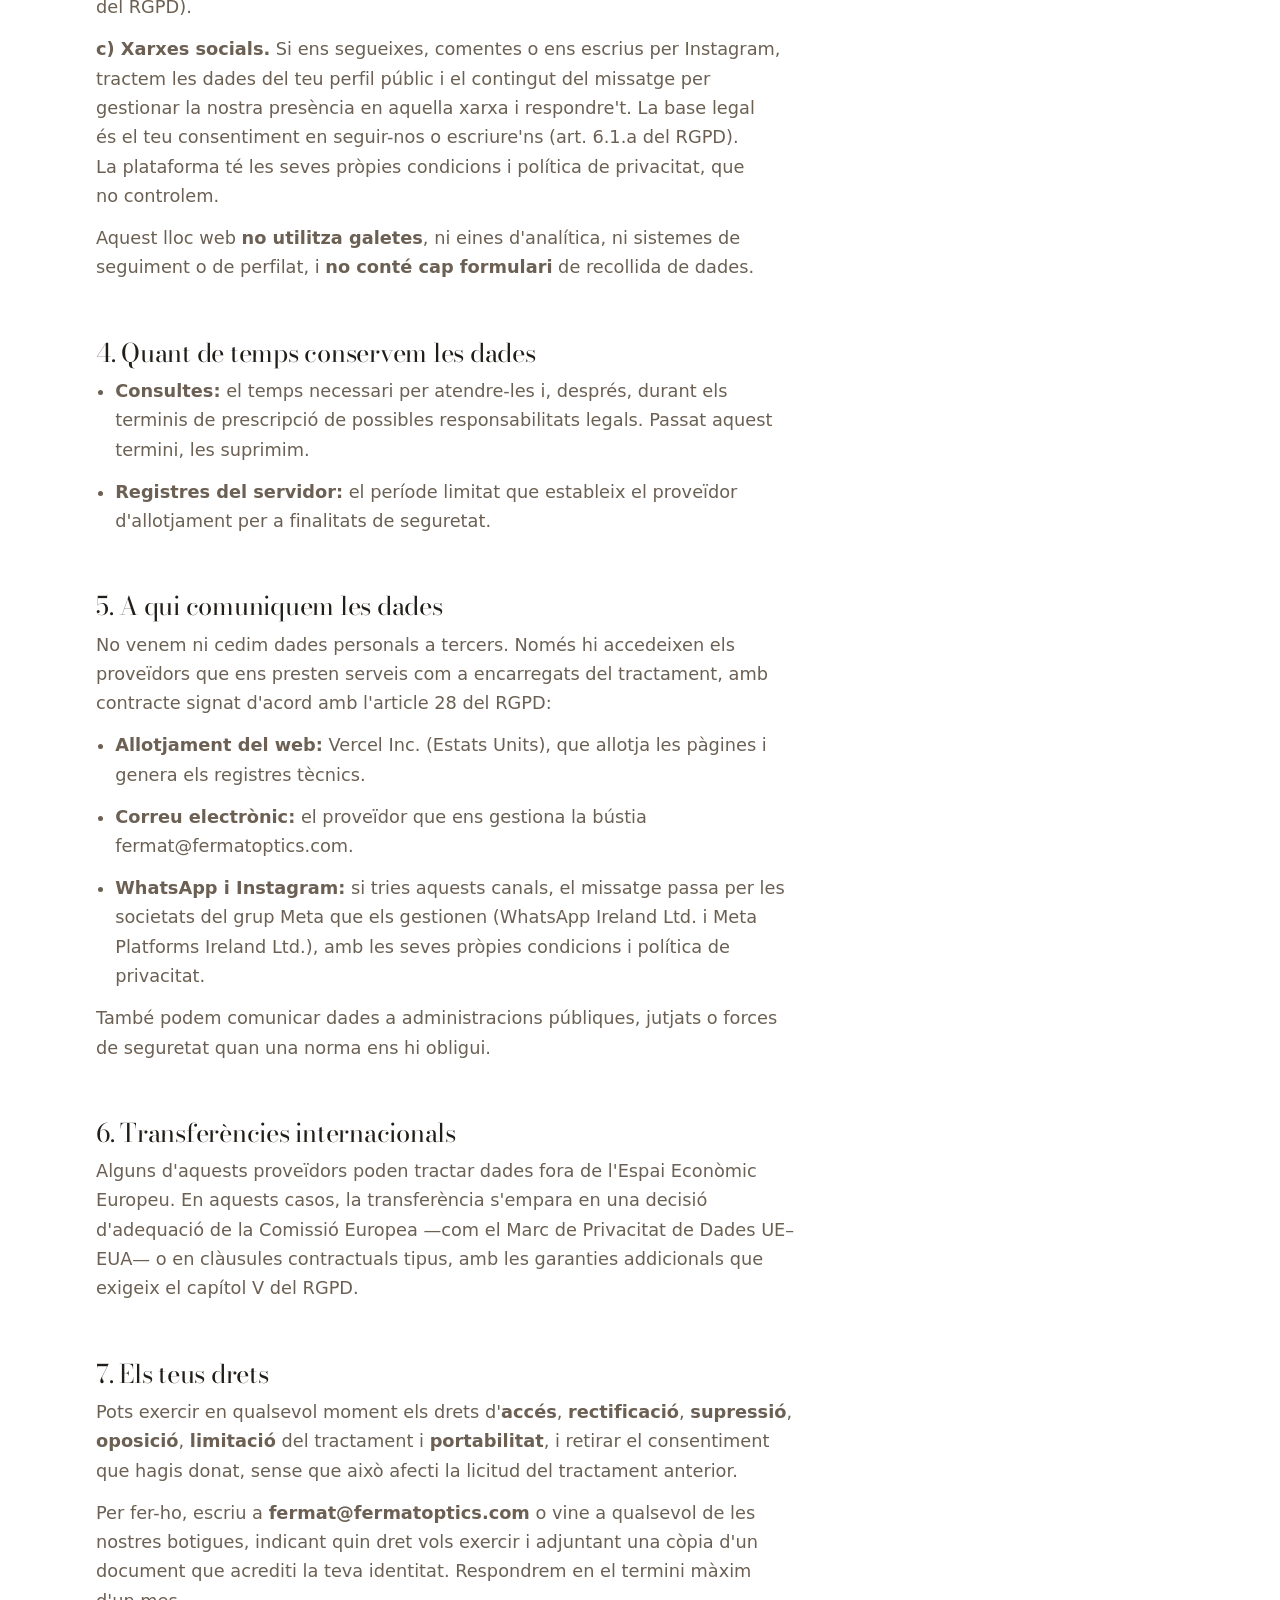
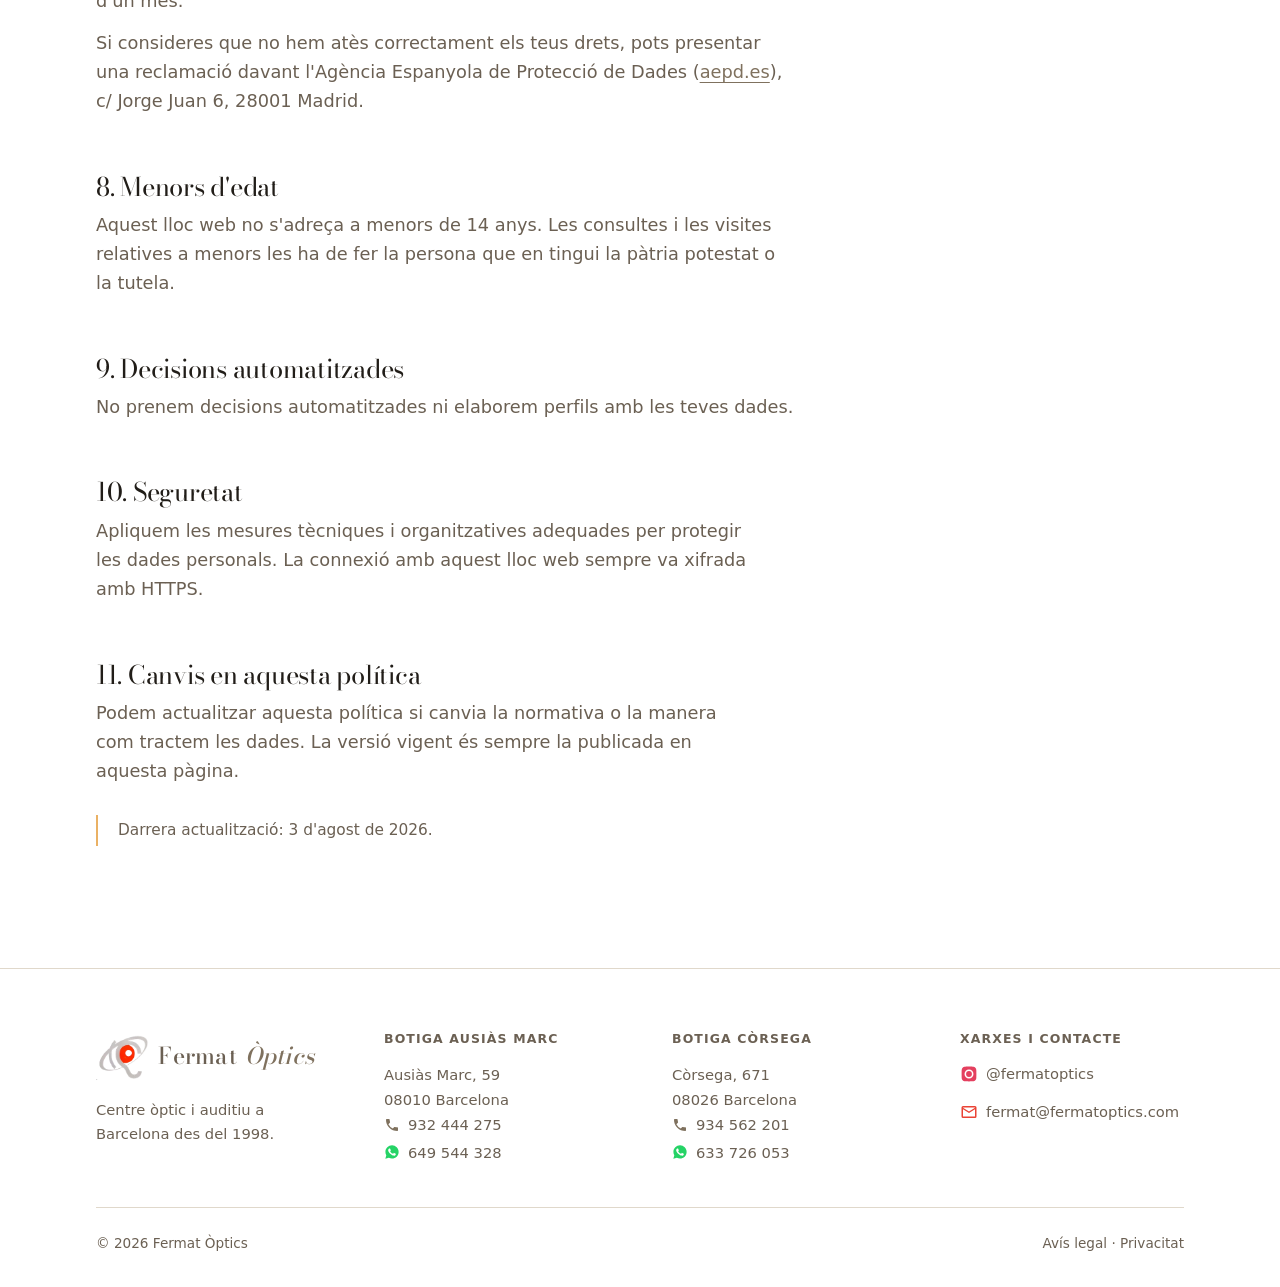
<file: politica-privacitat.html>
<!doctype html>
<html lang="ca">
<head>
<meta charset="utf-8">
<meta name="viewport" content="width=device-width, initial-scale=1">
<title>Política de privacitat · Fermat Òptics</title>
<meta name="description" content="Política de privacitat i tractament de dades personals del lloc web de Fermat Òptics.">
<meta name="robots" content="noindex, follow">
<link rel="canonical" href="https://fermatoptics.com/politica-privacitat.html">
<link rel="icon" href="favicon.png" type="image/png">
<link rel="preload" href="fonts/bodoni-moda-latin.woff2" as="font" type="font/woff2" crossorigin>
<!-- Seguretat. A Vercel arriben com a capçaleres HTTP; aquí van dins de
     l'HTML perquè també protegeixin si la web se serveix des d'un
     allotjament on no podem tocar les capçaleres. -->
<meta http-equiv="Content-Security-Policy" content="default-src 'self'; script-src 'self' 'sha256-EImvqnRNNUEY0tyMjdMnXCAs4Y+Ha4IFbPv3E7zmmEI='; style-src 'self'; img-src 'self' data:; media-src 'self'; font-src 'self'; connect-src 'self'; form-action 'none'; base-uri 'none'; object-src 'none'; upgrade-insecure-requests">
<meta name="referrer" content="strict-origin-when-cross-origin">
<link rel="stylesheet" href="css/style.css">
</head>
<body>

<a class="salta-nav" href="#principal">Salta al contingut</a>

<header class="capcalera">
  <div class="contenidor capcalera__interior">
    <a class="marca" href="index.html"><img class="marca__logo" src="public/images/fermat/icona.avif" alt="" width="160" height="160">Fermat <span>Òptics</span></a>

    <nav class="nav--ample" aria-label="Principal">
      <ul class="nav__llista">
        <li><a href="index.html">Inici</a></li>
        <li><a href="serveis.html">Serveis</a></li>
        <li><a href="optica.html">Òptica</a></li>
        <li><a href="audio.html">Àudio</a></li>
        <li><a href="contacte.html">Contacte</a></li>
      </ul>
    </nav>

    <details class="menu">
      <summary aria-label="Obre el menú"></summary>
      <div class="menu__panell">
        <nav aria-label="Principal">
          <ul class="nav__llista">
            <li><a href="index.html">Inici</a></li>
            <li><a href="serveis.html">Serveis</a></li>
            <li><a href="optica.html">Òptica</a></li>
            <li><a href="audio.html">Àudio</a></li>
            <li><a href="contacte.html">Contacte</a></li>
          </ul>
        </nav>
      </div>
    </details>
  </div>
</header>

<main id="principal">

  <section class="portada portada--interior">
    <div class="contenidor">
      <p class="eyebrow">Informació legal</p>
      <h1>Política de privacitat</h1>
    </div>
  </section>

  <section>
    <div class="contenidor">
      <div class="text-llarg">
        <h2>1. Responsable del tractament</h2>
        <ul>
          <li><strong>Responsable:</strong> Fermat Òptics, SL</li>
          <li><strong>NIF/CIF:</strong> B-61671442</li>
          <li><strong>Adreça:</strong> Carrer d'Ausiàs Marc, 59, baixos · 08010 Barcelona</li>
          <li><strong>Telèfon:</strong> 932 444 275</li>
          <li><strong>Correu de contacte:</strong> fermat@fermatoptics.com</li>
        </ul>

        <h2>2. Què cobreix aquesta política</h2>
        <p>
          Aquesta política explica com tractem les dades personals relacionades
          amb <strong>aquest lloc web i amb els canals de contacte</strong>
          (correu electrònic, telèfon i WhatsApp).
        </p>
        <p>
          Les dades de salut que es recullen a la botiga durant una revisió
          visual o auditiva, i la història clínica que se'n deriva, tenen la seva
          pròpia informació de protecció de dades, que et lliurem a
          l'establiment. Es regeixen, a més, per la Llei 41/2002, bàsica
          reguladora de l'autonomia del pacient, i per la Llei 21/2000 de
          Catalunya.
        </p>

        <h2>3. Quines dades tractem, per a què i amb quina base legal</h2>
        <p>
          <strong>a) Consultes i sol·licituds de cita.</strong> Si ens escrius un
          correu, ens truques o ens envies un missatge de WhatsApp, tractem les
          dades que ens facilites (nom, telèfon, correu electrònic i el contingut
          del missatge) amb la finalitat d'atendre la teva consulta i, si
          escau, concertar una visita. La base legal és l'aplicació de mesures
          precontractuals a petició teva i el teu consentiment
          (art. 6.1.b i 6.1.a del RGPD).
        </p>
        <p>
          Et demanem que <strong>no ens enviïs informació sobre la teva salut</strong>
          per aquests canals. Si ho fas, la tractarem únicament per atendre't i
          en base al teu consentiment explícit (art. 9.2.a del RGPD).
        </p>
        <p>
          <strong>b) Registres tècnics del servidor.</strong> El proveïdor
          d'allotjament registra dades tècniques de les visites (adreça IP,
          data i hora, pàgina sol·licitada, tipus de navegador) per mantenir el
          servei i protegir-lo d'atacs. La base legal és l'interès legítim en la
          seguretat i el bon funcionament del web (art. 6.1.f del RGPD).
        </p>
        <p>
          <strong>c) Xarxes socials.</strong> Si ens segueixes, comentes o ens
          escrius per Instagram, tractem les dades del teu perfil públic i el
          contingut del missatge per gestionar la nostra presència en aquella
          xarxa i respondre't. La base legal és el teu consentiment en seguir-nos
          o escriure'ns (art. 6.1.a del RGPD). La plataforma té les seves pròpies
          condicions i política de privacitat, que no controlem.
        </p>
        <p>
          Aquest lloc web <strong>no utilitza galetes</strong>, ni eines
          d'analítica, ni sistemes de seguiment o de perfilat, i
          <strong>no conté cap formulari</strong> de recollida de dades.
        </p>

        <h2>4. Quant de temps conservem les dades</h2>
        <ul>
          <li>
            <strong>Consultes:</strong> el temps necessari per atendre-les i,
            després, durant els terminis de prescripció de possibles
            responsabilitats legals. Passat aquest termini, les suprimim.
          </li>
          <li>
            <strong>Registres del servidor:</strong> el període limitat que
            estableix el proveïdor d'allotjament per a finalitats de seguretat.
          </li>
        </ul>

        <h2>5. A qui comuniquem les dades</h2>
        <p>
          No venem ni cedim dades personals a tercers. Només hi accedeixen els
          proveïdors que ens presten serveis com a encarregats del tractament,
          amb contracte signat d'acord amb l'article 28 del RGPD:
        </p>
        <ul>
          <li>
            <strong>Allotjament del web:</strong> Vercel Inc. (Estats Units),
            que allotja les pàgines i genera els registres tècnics.
          </li>
          <li>
            <strong>Correu electrònic:</strong> el proveïdor que ens gestiona la
            bústia fermat@fermatoptics.com.
          </li>
          <li>
            <strong>WhatsApp i Instagram:</strong> si tries aquests canals, el
            missatge passa per les societats del grup Meta que els gestionen
            (WhatsApp Ireland Ltd. i Meta Platforms Ireland Ltd.), amb les seves
            pròpies condicions i política de privacitat.
          </li>
        </ul>
        <p>
          També podem comunicar dades a administracions públiques, jutjats o
          forces de seguretat quan una norma ens hi obligui.
        </p>

        <h2>6. Transferències internacionals</h2>
        <p>
          Alguns d'aquests proveïdors poden tractar dades fora de l'Espai
          Econòmic Europeu. En aquests casos, la transferència s'empara en una
          decisió d'adequació de la Comissió Europea —com el Marc de Privacitat
          de Dades UE–EUA— o en clàusules contractuals tipus, amb les garanties
          addicionals que exigeix el capítol V del RGPD.
        </p>

        <h2>7. Els teus drets</h2>
        <p>
          Pots exercir en qualsevol moment els drets d'<strong>accés</strong>,
          <strong>rectificació</strong>, <strong>supressió</strong>,
          <strong>oposició</strong>, <strong>limitació</strong> del tractament i
          <strong>portabilitat</strong>, i retirar el consentiment que hagis
          donat, sense que això afecti la licitud del tractament anterior.
        </p>
        <p>
          Per fer-ho, escriu a <strong>fermat@fermatoptics.com</strong> o vine a
          qualsevol de les nostres botigues, indicant quin dret vols exercir i
          adjuntant una còpia d'un document que acrediti la teva identitat.
          Respondrem en el termini màxim d'un mes.
        </p>
        <p>
          Si consideres que no hem atès correctament els teus drets, pots
          presentar una reclamació davant l'Agència Espanyola de Protecció de
          Dades (<a href="https://www.aepd.es" rel="noopener">aepd.es</a>),
          c/ Jorge Juan 6, 28001 Madrid.
        </p>

        <h2>8. Menors d'edat</h2>
        <p>
          Aquest lloc web no s'adreça a menors de 14 anys. Les consultes i les
          visites relatives a menors les ha de fer la persona que en tingui la
          pàtria potestat o la tutela.
        </p>

        <h2>9. Decisions automatitzades</h2>
        <p>
          No prenem decisions automatitzades ni elaborem perfils amb les teves
          dades.
        </p>

        <h2>10. Seguretat</h2>
        <p>
          Apliquem les mesures tècniques i organitzatives adequades per protegir
          les dades personals. La connexió amb aquest lloc web sempre va xifrada
          amb HTTPS.
        </p>

        <h2>11. Canvis en aquesta política</h2>
        <p>
          Podem actualitzar aquesta política si canvia la normativa o la manera
          com tractem les dades. La versió vigent és sempre la publicada en
          aquesta pàgina.
        </p>

        <p class="nota">
          Darrera actualització: 3 d'agost de 2026.
        </p>

      </div>
    </div>
  </section>

</main>

<footer class="peu">
  <div class="contenidor">
    <div class="peu__graella">
      <div>
        <a class="marca" href="index.html"><img class="marca__logo" src="public/images/fermat/icona.avif" alt="" width="160" height="160">Fermat <span>Òptics</span></a>
        <p class="peu__lema">
          Centre òptic i auditiu a Barcelona des del 1998.
        </p>
      </div>
      <div>
        <h4>Botiga Ausiàs Marc</h4>
        <address>
          Ausiàs Marc, 59<br>
          08010 Barcelona<br>
          <a class="tel" href="tel:+34932444275"><svg class="ico" viewBox="0 0 24 24" width="16" height="16" aria-hidden="true"><path fill="#7f715e" d="M6.62 10.79a15.05 15.05 0 0 0 6.59 6.59l2.2-2.2a1 1 0 0 1 1.01-.24c1.12.37 2.33.57 3.58.57a1 1 0 0 1 1 1V20a1 1 0 0 1-1 1A17 17 0 0 1 3 4a1 1 0 0 1 1-1h3.5a1 1 0 0 1 1 1c0 1.25.2 2.46.57 3.58a1 1 0 0 1-.25 1.01l-2.2 2.2Z"/></svg>932 444 275</a><br>
          <a class="wa" href="https://wa.me/34649544328"><svg class="ico" viewBox="0 0 24 24" width="16" height="16" aria-hidden="true"><path fill="#25D366" d="M12.04 2C6.58 2 2.13 6.45 2.13 11.91c0 1.75.46 3.45 1.32 4.95L2 22l5.25-1.38a9.9 9.9 0 0 0 4.79 1.22c5.46 0 9.91-4.45 9.91-9.91 0-2.65-1.03-5.14-2.9-7.01A9.82 9.82 0 0 0 12.04 2Zm5.8 14.16c-.24.68-1.42 1.3-1.95 1.34-.5.05-1.13.07-1.82-.11-.42-.14-.96-.31-1.65-.61-2.9-1.25-4.79-4.17-4.94-4.36-.14-.19-1.18-1.57-1.18-3 0-1.42.75-2.12 1.01-2.41.26-.29.57-.36.76-.36.19 0 .38 0 .55.01.18.01.41-.07.64.49.24.58.82 2 .89 2.14.07.14.12.31.02.5-.09.19-.14.31-.28.47-.14.16-.3.36-.42.48-.14.14-.29.29-.12.57.16.27.72 1.19 1.55 1.93 1.07.95 1.97 1.25 2.24 1.39.27.14.43.12.59-.07.16-.19.68-.79.86-1.07.18-.27.36-.22.6-.13.24.09 1.55.73 1.81.86.27.13.44.2.51.31.07.11.07.66-.17 1.3Z"/></svg>649 544 328</a>
        </address>
      </div>
      <div>
        <h4>Botiga Còrsega</h4>
        <address>
          Còrsega, 671<br>
          08026 Barcelona<br>
          <a class="tel" href="tel:+34934562201"><svg class="ico" viewBox="0 0 24 24" width="16" height="16" aria-hidden="true"><path fill="#7f715e" d="M6.62 10.79a15.05 15.05 0 0 0 6.59 6.59l2.2-2.2a1 1 0 0 1 1.01-.24c1.12.37 2.33.57 3.58.57a1 1 0 0 1 1 1V20a1 1 0 0 1-1 1A17 17 0 0 1 3 4a1 1 0 0 1 1-1h3.5a1 1 0 0 1 1 1c0 1.25.2 2.46.57 3.58a1 1 0 0 1-.25 1.01l-2.2 2.2Z"/></svg>934 562 201</a><br>
          <a class="wa" href="https://wa.me/34633726053"><svg class="ico" viewBox="0 0 24 24" width="16" height="16" aria-hidden="true"><path fill="#25D366" d="M12.04 2C6.58 2 2.13 6.45 2.13 11.91c0 1.75.46 3.45 1.32 4.95L2 22l5.25-1.38a9.9 9.9 0 0 0 4.79 1.22c5.46 0 9.91-4.45 9.91-9.91 0-2.65-1.03-5.14-2.9-7.01A9.82 9.82 0 0 0 12.04 2Zm5.8 14.16c-.24.68-1.42 1.3-1.95 1.34-.5.05-1.13.07-1.82-.11-.42-.14-.96-.31-1.65-.61-2.9-1.25-4.79-4.17-4.94-4.36-.14-.19-1.18-1.57-1.18-3 0-1.42.75-2.12 1.01-2.41.26-.29.57-.36.76-.36.19 0 .38 0 .55.01.18.01.41-.07.64.49.24.58.82 2 .89 2.14.07.14.12.31.02.5-.09.19-.14.31-.28.47-.14.16-.3.36-.42.48-.14.14-.29.29-.12.57.16.27.72 1.19 1.55 1.93 1.07.95 1.97 1.25 2.24 1.39.27.14.43.12.59-.07.16-.19.68-.79.86-1.07.18-.27.36-.22.6-.13.24.09 1.55.73 1.81.86.27.13.44.2.51.31.07.11.07.66-.17 1.3Z"/></svg>633 726 053</a>
        </address>
      </div>
      <div>
        <h4>Xarxes i contacte</h4>
        <ul class="social">
          <li><a href="https://www.instagram.com/fermatoptics/" rel="noopener"><svg class="ico" viewBox="0 0 24 24" width="18" height="18" aria-hidden="true"><path fill="#E4405F" d="M12 2.16c3.2 0 3.58.01 4.85.07 1.17.05 1.8.25 2.23.41.56.22.96.48 1.38.9.42.42.68.82.9 1.38.16.43.36 1.06.41 2.23.06 1.27.07 1.65.07 4.85s-.01 3.58-.07 4.85c-.05 1.17-.25 1.8-.41 2.23-.22.56-.48.96-.9 1.38-.42.42-.82.68-1.38.9-.43.16-1.06.36-2.23.41-1.27.06-1.65.07-4.85.07s-3.58-.01-4.85-.07c-1.17-.05-1.8-.25-2.23-.41a3.7 3.7 0 0 1-1.38-.9 3.7 3.7 0 0 1-.9-1.38c-.16-.43-.36-1.06-.41-2.23-.06-1.27-.07-1.65-.07-4.85s.01-3.58.07-4.85c.05-1.17.25-1.8.41-2.23.22-.56.48-.96.9-1.38.42-.42.82-.68 1.38-.9.43-.16 1.06-.36 2.23-.41C8.42 2.17 8.8 2.16 12 2.16Zm0 3.89a5.95 5.95 0 1 0 0 11.9 5.95 5.95 0 0 0 0-11.9Zm0 9.82a3.87 3.87 0 1 1 0-7.74 3.87 3.87 0 0 1 0 7.74Zm6.16-9.99a1.39 1.39 0 1 1-2.78 0 1.39 1.39 0 0 1 2.78 0Z"/></svg>@fermatoptics</a></li>
          <li><a href="mailto:fermat@fermatoptics.com"><svg class="ico" viewBox="0 0 24 24" width="18" height="18" aria-hidden="true"><path fill="#EA4335" d="M4 4h16a2 2 0 0 1 2 2v12a2 2 0 0 1-2 2H4a2 2 0 0 1-2-2V6a2 2 0 0 1 2-2Zm0 2v.4l8 5 8-5V6H4Zm16 2.4-8 5-8-5V18h16V8.4Z"/></svg>fermat@fermatoptics.com</a></li>
        </ul>
      </div>
    </div>
    <div class="peu__baix">
      <p>© 2026 Fermat Òptics</p>
      <p>
        <a href="avis-legal.html">Avís legal</a> ·
        <a href="politica-privacitat.html">Privacitat</a>
      </p>
    </div>
  </div>
</footer>

</body>
</html>
</file>
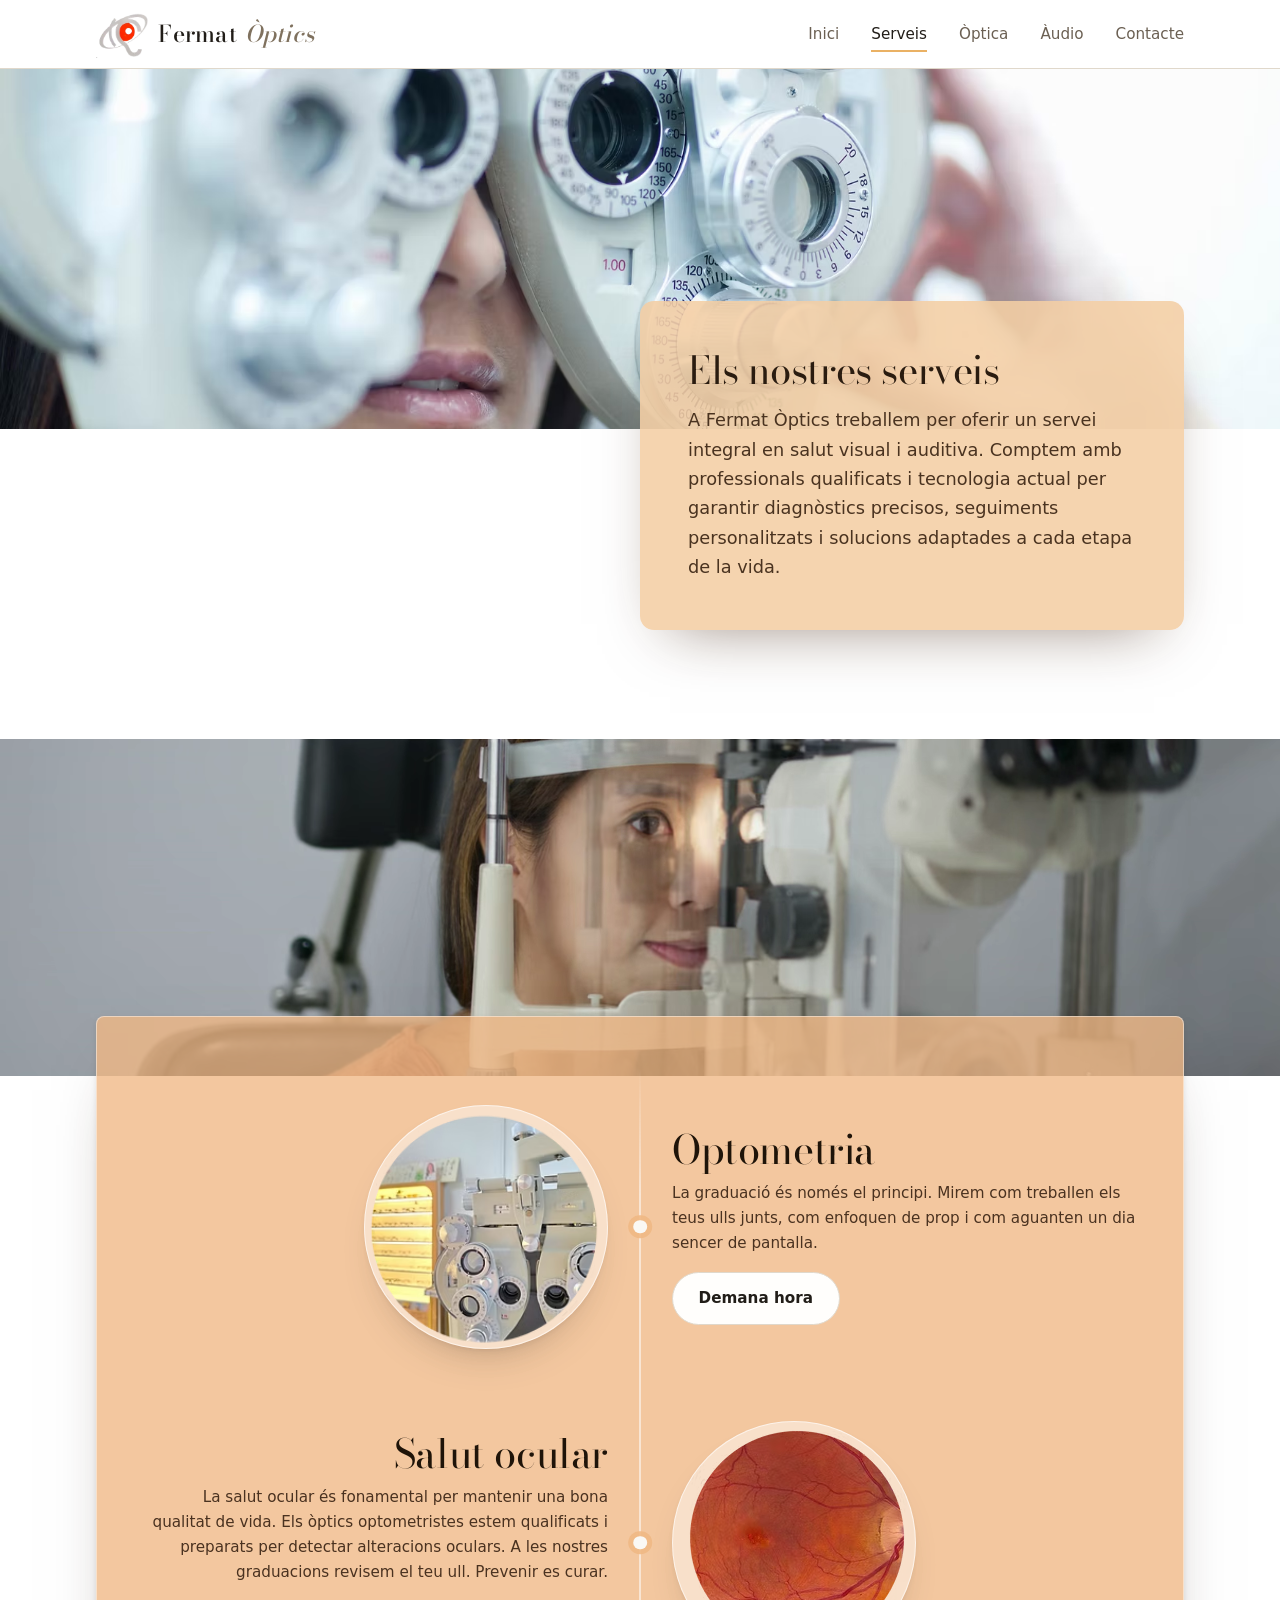
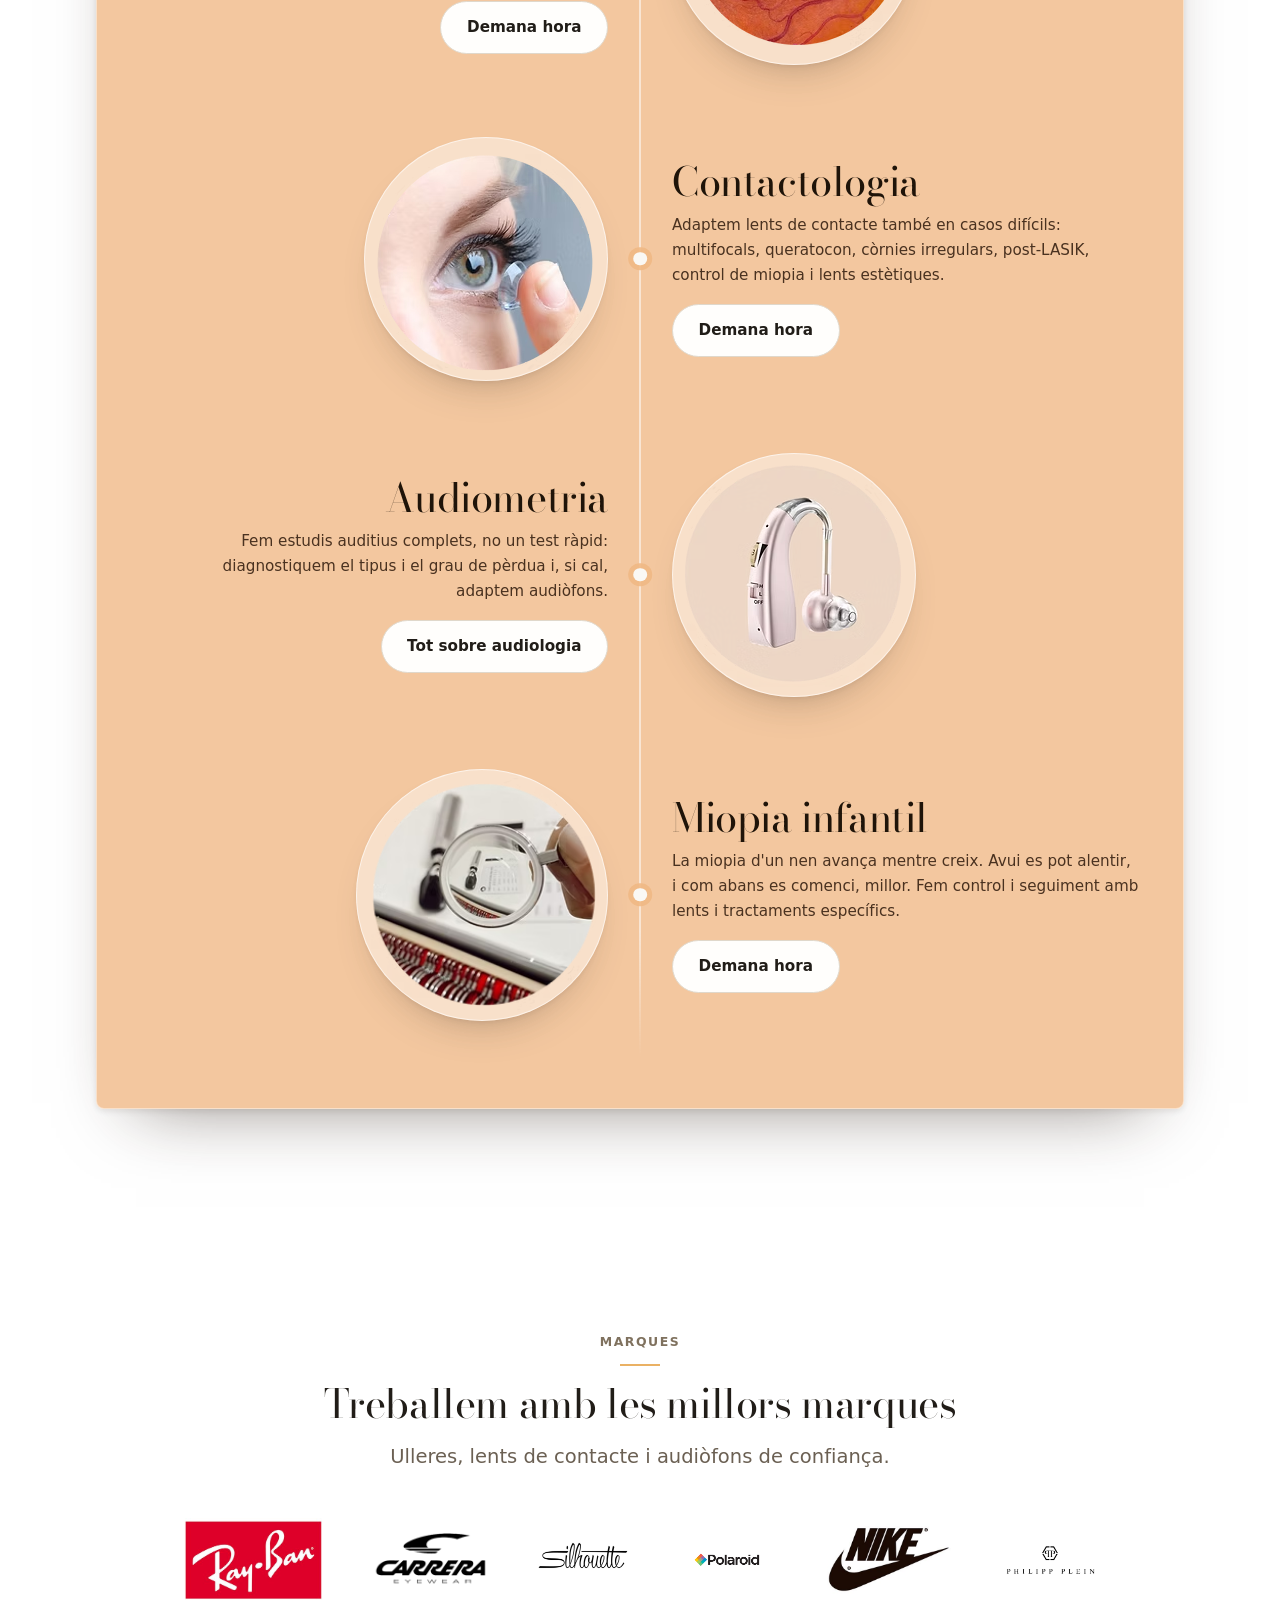
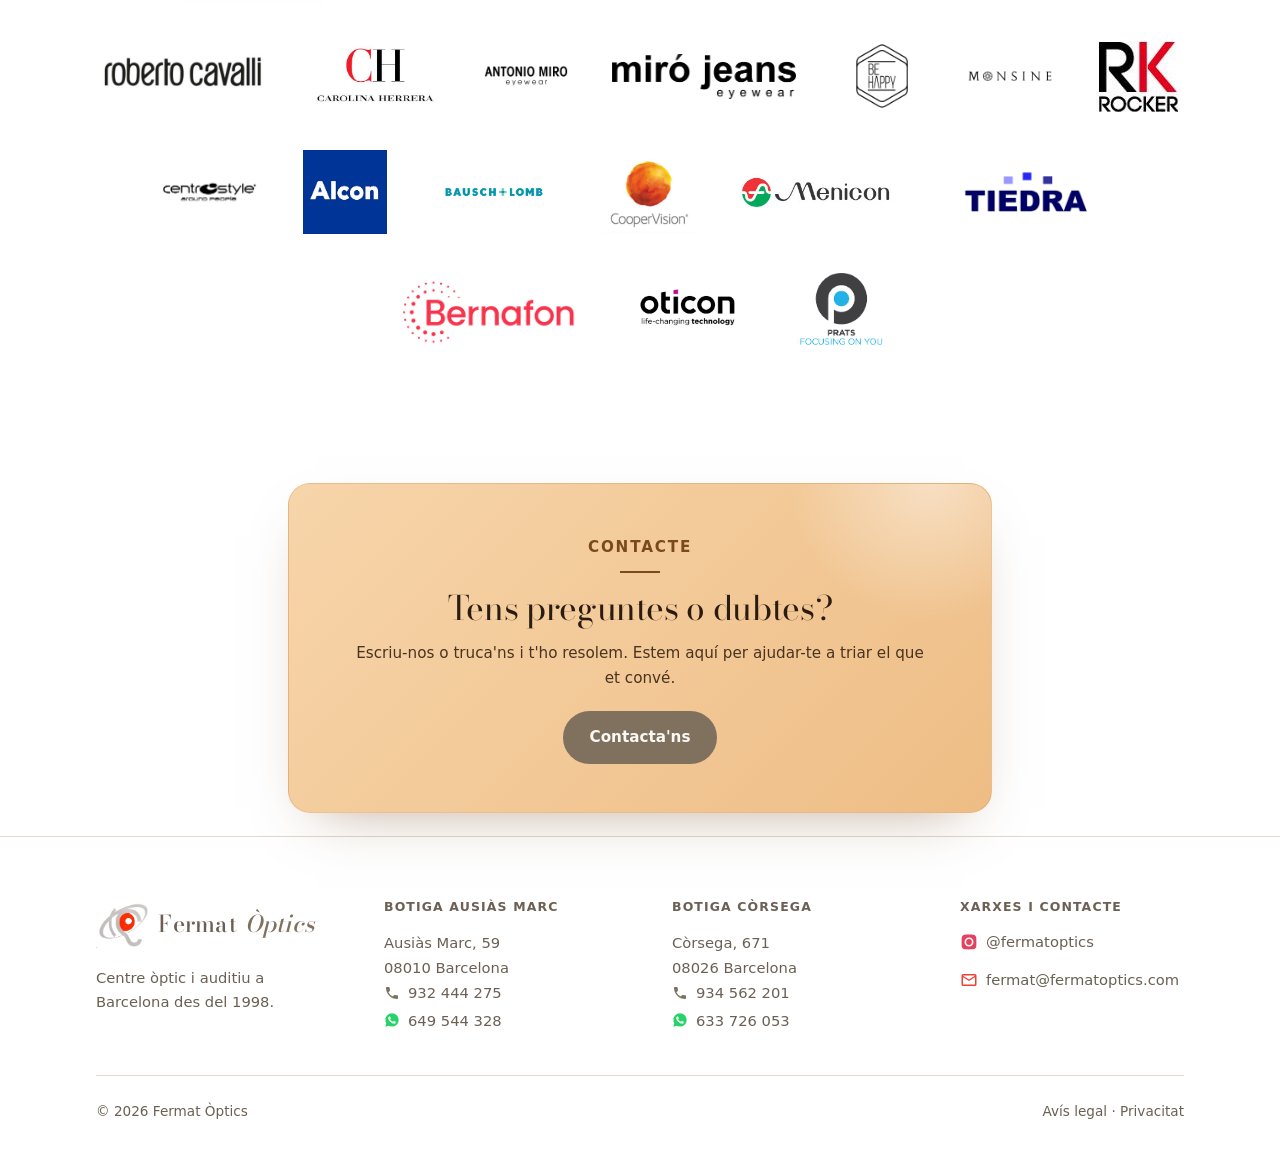
<file: serveis.html>
<!doctype html>
<html lang="ca">
<head>
<meta charset="utf-8">
<meta name="viewport" content="width=device-width, initial-scale=1">
<title>Serveis · Fermat Òptics Barcelona</title>
<meta name="description" content="Optometria, salut ocular, contactologia, control de miopia infantil i audiometria a Barcelona. Revisions completes amb professionals col·legiats.">
<link rel="canonical" href="https://fermatoptics.com/serveis.html">
<meta property="og:title" content="Serveis · Fermat Òptics Barcelona">
<meta property="og:description" content="Optometria, salut ocular, contactologia, miopia infantil i audiometria.">
<meta property="og:type" content="website">
<meta property="og:url" content="https://fermatoptics.com/serveis.html">
<meta property="og:locale" content="ca_ES">
<link rel="icon" href="favicon.png" type="image/png">
<link rel="preload" href="fonts/bodoni-moda-latin.woff2" as="font" type="font/woff2" crossorigin>
<!-- Seguretat. A Vercel arriben com a capçaleres HTTP; aquí van dins de
     l'HTML perquè també protegeixin si la web se serveix des d'un
     allotjament on no podem tocar les capçaleres. -->
<meta http-equiv="Content-Security-Policy" content="default-src 'self'; script-src 'self' 'sha256-EImvqnRNNUEY0tyMjdMnXCAs4Y+Ha4IFbPv3E7zmmEI='; style-src 'self'; img-src 'self' data:; media-src 'self'; font-src 'self'; connect-src 'self'; form-action 'none'; base-uri 'none'; object-src 'none'; upgrade-insecure-requests">
<meta name="referrer" content="strict-origin-when-cross-origin">
<link rel="stylesheet" href="css/style.css">
</head>
<body>

<a class="salta-nav" href="#principal">Salta al contingut</a>

<header class="capcalera">
  <div class="contenidor capcalera__interior">
    <a class="marca" href="index.html"><img class="marca__logo" src="public/images/fermat/icona.avif" alt="" width="160" height="160">Fermat <span>Òptics</span></a>

    <nav class="nav--ample" aria-label="Principal">
      <ul class="nav__llista">
        <li><a href="index.html">Inici</a></li>
        <li><a href="serveis.html" aria-current="page">Serveis</a></li>
        <li><a href="optica.html">Òptica</a></li>
        <li><a href="audio.html">Àudio</a></li>
        <li><a href="contacte.html">Contacte</a></li>
      </ul>
    </nav>

    <details class="menu">
      <summary aria-label="Obre el menú"></summary>
      <div class="menu__panell">
        <nav aria-label="Principal">
          <ul class="nav__llista">
            <li><a href="index.html">Inici</a></li>
            <li><a href="serveis.html" aria-current="page">Serveis</a></li>
            <li><a href="optica.html">Òptica</a></li>
            <li><a href="audio.html">Àudio</a></li>
            <li><a href="contacte.html">Contacte</a></li>
          </ul>
        </nav>
      </div>
    </details>
  </div>
</header>

<main id="principal">

  <!-- Hero d'una sola imatge (sense rotació) -->
  <section class="hero hero--una" aria-label="Serveis">
    <img class="hero__slide"
         src="public/images/fermat/foropter.avif"
         sizes="100vw" width="1745" height="500"
         fetchpriority="high" decoding="async"
         alt="Gabinet d'optometria de Fermat Òptics">
  </section>

  <!-- Caixa taronja translúcida que se solapa amb el hero per la dreta -->
  <section class="serveis-intro">
    <div class="contenidor">
      <div class="caixa-solapa">
        <h1>Els nostres serveis</h1>
        <p>
          A Fermat Òptics treballem per oferir un servei integral en salut
          visual i auditiva. Comptem amb professionals qualificats i tecnologia
          actual per garantir diagnòstics precisos, seguiments personalitzats i
          solucions adaptades a cada etapa de la vida.
        </p>
      </div>
    </div>
  </section>

  <!-- Vídeo a sang: ocupa tota l'amplada de la pantalla -->
  <section class="video-rect video-rect--sang">
    <!-- Vídeo curt en bucle, sense so. El tall del bucle porta una fosa de
         0,8 s perquè el reinici no es noti. -->
    <video class="mosaic__clip" autoplay muted loop playsinline preload="auto"
           poster="public/images/fermat/exploracio-visual-poster.avif"
           width="1600" height="844"
           aria-label="Exploració visual a Fermat Òptics">
      <source src="public/images/fermat/exploracio-visual.mp4" type="video/mp4">
      <source src="public/images/fermat/exploracio-visual.webm" type="video/webm">
    </video>
  </section>

  <!-- Serveis en zigzag dins d'un full taronja, com un document -->
  <section class="seccio--arran">
    <div class="contenidor">
      <div class="full-taronja">
        <ol class="timeline">

          <li class="tl-item">
            <div class="tl-foto">
              <img src="public/images/serveis/optometria.avif" width="200" height="200" loading="lazy" decoding="async" alt="Optometria">
            </div>
            <div class="tl-text">
              <h2>Optometria</h2>
              <p class="plom">
                La graduació és només el principi. Mirem com treballen els teus
                ulls junts, com enfoquen de prop i com aguanten un dia sencer de
                pantalla.
              </p>
              <a class="boto boto--buit" href="contacte.html">Demana hora</a>
            </div>
          </li>

          <li class="tl-item">
            <div class="tl-foto">
              <img src="public/images/serveis/salut-ocular.avif" width="200" height="200" loading="lazy" decoding="async" alt="Salut ocular">
            </div>
            <div class="tl-text">
              <h2>Salut ocular</h2>
              <p class="plom">
                La salut ocular és fonamental per mantenir una bona qualitat de vida.
                Els òptics optometristes estem qualificats i preparats per detectar alteracions oculars. 
                A les nostres graduacions revisem el teu ull. Prevenir es curar.
              </p>
              <a class="boto boto--buit" href="contacte.html">Demana hora</a>
            </div>
          </li>

          <li class="tl-item">
            <div class="tl-foto">
              <img src="public/images/serveis/contactologia.avif" width="200" height="200" loading="lazy" decoding="async" alt="Contactologia">
            </div>
            <div class="tl-text">
              <h2>Contactologia</h2>
              <p class="plom">
                Adaptem lents de contacte també en casos difícils: multifocals,
                queratocon, còrnies irregulars, post-LASIK, control de miopia i
                lents estètiques.
              </p>
              <a class="boto boto--buit" href="contacte.html">Demana hora</a>
            </div>
          </li>

          <li class="tl-item">
            <div class="tl-foto">
              <img src="public/images/serveis/audiometria.avif" width="200" height="200" loading="lazy" decoding="async" alt="Audiometria">
            </div>
            <div class="tl-text">
              <h2>Audiometria</h2>
              <p class="plom">
                Fem estudis auditius complets, no un test ràpid: diagnostiquem el
                tipus i el grau de pèrdua i, si cal, adaptem audiòfons.
              </p>
              <a class="boto boto--buit" href="audio.html">Tot sobre audiologia</a>
            </div>
          </li>

          <li class="tl-item">
            <div class="tl-foto">
              <img src="public/images/serveis/miopia-infantil.avif" width="200" height="200" loading="lazy" decoding="async" alt="Miopia infantil">
            </div>
            <div class="tl-text">
              <h2>Miopia infantil</h2>
              <p class="plom">
                La miopia d'un nen avança mentre creix. Avui es pot alentir, i com
                abans es comenci, millor. Fem control i seguiment amb lents i
                tractaments específics.
              </p>
              <a class="boto boto--buit" href="contacte.html">Demana hora</a>
            </div>
          </li>

        </ol>
      </div>
    </div>
  </section>

  <!-- Marques amb què treballem -->
  <section>
    <div class="contenidor">
      <div class="encap">
        <p class="eyebrow">Marques</p>
        <h2>Treballem amb les millors marques</h2>
        <p class="plom">Ulleres, lents de contacte i audiòfons de confiança.</p>
      </div>

      <div class="logos">
        <img src="public/images/logos/rayban.jpg" alt="Ray-Ban" loading="lazy" decoding="async">
        <img src="public/images/logos/carrera.png" alt="Carrera" loading="lazy" decoding="async">
        <img src="public/images/logos/silhouette.png" alt="Silhouette" loading="lazy" decoding="async">
        <img src="public/images/logos/polaroid.png" alt="Polaroid" loading="lazy" decoding="async">
        <img src="public/images/logos/nike.jpg" alt="Nike" loading="lazy" decoding="async">
        <img src="public/images/logos/philipp-plein.png" alt="Philipp Plein" loading="lazy" decoding="async">
        <img src="public/images/logos/roberto-cavalli.jpg" alt="Roberto Cavalli" loading="lazy" decoding="async">
        <img src="public/images/logos/carolina-herrera.jpg" alt="Carolina Herrera" loading="lazy" decoding="async">
        <img src="public/images/logos/antonio-miro.jpg" alt="Antonio Miró" loading="lazy" decoding="async">
        <img src="public/images/logos/miro-jeans.png" alt="Miró Jeans" loading="lazy" decoding="async">
        <img src="public/images/logos/be-happy.jpg" alt="Be Happy" loading="lazy" decoding="async">
        <img src="public/images/logos/monsine.jpg" alt="Monsine" loading="lazy" decoding="async">
        <img src="public/images/logos/rocker.jpg" alt="Rocker" loading="lazy" decoding="async">
        <img src="public/images/logos/centrostyle.jpg" alt="Centrostyle" loading="lazy" decoding="async">
        <img src="public/images/logos/alcon.png" alt="Alcon" loading="lazy" decoding="async">
        <img src="public/images/logos/bausch-lomb.webp" alt="Bausch + Lomb" loading="lazy" decoding="async">
        <img src="public/images/logos/coopervision.png" alt="CooperVision" loading="lazy" decoding="async">
        <img src="public/images/logos/menicon.jpg" alt="Menicon" loading="lazy" decoding="async">
        <img src="public/images/logos/tiedra.png" alt="Tiedra" loading="lazy" decoding="async">
        <img src="public/images/logos/bernafon.png" alt="Bernafon" loading="lazy" decoding="async">
        <img src="public/images/logos/oticon.webp" alt="Oticon" loading="lazy" decoding="async">
        <img src="public/images/logos/prats.png" alt="Prats" loading="lazy" decoding="async">
      </div>
    </div>
  </section>

  <section class="crida-seccio">
    <div class="contenidor">
      <div class="crida">
        <p class="eyebrow">Contacte</p>
        <h2>Tens preguntes o dubtes?</h2>
        <p>
          Escriu-nos o truca'ns i t'ho resolem. Estem aquí per ajudar-te a
          triar el que et convé.
        </p>
        <div class="botons">
          <a class="boto boto--ple" href="contacte.html">Contacta'ns</a>
        </div>
      </div>
    </div>
  </section>

</main>

<footer class="peu">
  <div class="contenidor">
    <div class="peu__graella">
      <div>
        <a class="marca" href="index.html"><img class="marca__logo" src="public/images/fermat/icona.avif" alt="" width="160" height="160">Fermat <span>Òptics</span></a>
        <p class="peu__lema">
          Centre òptic i auditiu a Barcelona des del 1998.
        </p>
      </div>
      <div>
        <h4>Botiga Ausiàs Marc</h4>
        <address>
          Ausiàs Marc, 59<br>
          08010 Barcelona<br>
          <a class="tel" href="tel:+34932444275"><svg class="ico" viewBox="0 0 24 24" width="16" height="16" aria-hidden="true"><path fill="#7f715e" d="M6.62 10.79a15.05 15.05 0 0 0 6.59 6.59l2.2-2.2a1 1 0 0 1 1.01-.24c1.12.37 2.33.57 3.58.57a1 1 0 0 1 1 1V20a1 1 0 0 1-1 1A17 17 0 0 1 3 4a1 1 0 0 1 1-1h3.5a1 1 0 0 1 1 1c0 1.25.2 2.46.57 3.58a1 1 0 0 1-.25 1.01l-2.2 2.2Z"/></svg>932 444 275</a><br>
          <a class="wa" href="https://wa.me/34649544328"><svg class="ico" viewBox="0 0 24 24" width="16" height="16" aria-hidden="true"><path fill="#25D366" d="M12.04 2C6.58 2 2.13 6.45 2.13 11.91c0 1.75.46 3.45 1.32 4.95L2 22l5.25-1.38a9.9 9.9 0 0 0 4.79 1.22c5.46 0 9.91-4.45 9.91-9.91 0-2.65-1.03-5.14-2.9-7.01A9.82 9.82 0 0 0 12.04 2Zm5.8 14.16c-.24.68-1.42 1.3-1.95 1.34-.5.05-1.13.07-1.82-.11-.42-.14-.96-.31-1.65-.61-2.9-1.25-4.79-4.17-4.94-4.36-.14-.19-1.18-1.57-1.18-3 0-1.42.75-2.12 1.01-2.41.26-.29.57-.36.76-.36.19 0 .38 0 .55.01.18.01.41-.07.64.49.24.58.82 2 .89 2.14.07.14.12.31.02.5-.09.19-.14.31-.28.47-.14.16-.3.36-.42.48-.14.14-.29.29-.12.57.16.27.72 1.19 1.55 1.93 1.07.95 1.97 1.25 2.24 1.39.27.14.43.12.59-.07.16-.19.68-.79.86-1.07.18-.27.36-.22.6-.13.24.09 1.55.73 1.81.86.27.13.44.2.51.31.07.11.07.66-.17 1.3Z"/></svg>649 544 328</a>
        </address>
      </div>
      <div>
        <h4>Botiga Còrsega</h4>
        <address>
          Còrsega, 671<br>
          08026 Barcelona<br>
          <a class="tel" href="tel:+34934562201"><svg class="ico" viewBox="0 0 24 24" width="16" height="16" aria-hidden="true"><path fill="#7f715e" d="M6.62 10.79a15.05 15.05 0 0 0 6.59 6.59l2.2-2.2a1 1 0 0 1 1.01-.24c1.12.37 2.33.57 3.58.57a1 1 0 0 1 1 1V20a1 1 0 0 1-1 1A17 17 0 0 1 3 4a1 1 0 0 1 1-1h3.5a1 1 0 0 1 1 1c0 1.25.2 2.46.57 3.58a1 1 0 0 1-.25 1.01l-2.2 2.2Z"/></svg>934 562 201</a><br>
          <a class="wa" href="https://wa.me/34633726053"><svg class="ico" viewBox="0 0 24 24" width="16" height="16" aria-hidden="true"><path fill="#25D366" d="M12.04 2C6.58 2 2.13 6.45 2.13 11.91c0 1.75.46 3.45 1.32 4.95L2 22l5.25-1.38a9.9 9.9 0 0 0 4.79 1.22c5.46 0 9.91-4.45 9.91-9.91 0-2.65-1.03-5.14-2.9-7.01A9.82 9.82 0 0 0 12.04 2Zm5.8 14.16c-.24.68-1.42 1.3-1.95 1.34-.5.05-1.13.07-1.82-.11-.42-.14-.96-.31-1.65-.61-2.9-1.25-4.79-4.17-4.94-4.36-.14-.19-1.18-1.57-1.18-3 0-1.42.75-2.12 1.01-2.41.26-.29.57-.36.76-.36.19 0 .38 0 .55.01.18.01.41-.07.64.49.24.58.82 2 .89 2.14.07.14.12.31.02.5-.09.19-.14.31-.28.47-.14.16-.3.36-.42.48-.14.14-.29.29-.12.57.16.27.72 1.19 1.55 1.93 1.07.95 1.97 1.25 2.24 1.39.27.14.43.12.59-.07.16-.19.68-.79.86-1.07.18-.27.36-.22.6-.13.24.09 1.55.73 1.81.86.27.13.44.2.51.31.07.11.07.66-.17 1.3Z"/></svg>633 726 053</a>
        </address>
      </div>
      <div>
        <h4>Xarxes i contacte</h4>
        <ul class="social">
          <li><a href="https://www.instagram.com/fermatoptics/" rel="noopener"><svg class="ico" viewBox="0 0 24 24" width="18" height="18" aria-hidden="true"><path fill="#E4405F" d="M12 2.16c3.2 0 3.58.01 4.85.07 1.17.05 1.8.25 2.23.41.56.22.96.48 1.38.9.42.42.68.82.9 1.38.16.43.36 1.06.41 2.23.06 1.27.07 1.65.07 4.85s-.01 3.58-.07 4.85c-.05 1.17-.25 1.8-.41 2.23-.22.56-.48.96-.9 1.38-.42.42-.82.68-1.38.9-.43.16-1.06.36-2.23.41-1.27.06-1.65.07-4.85.07s-3.58-.01-4.85-.07c-1.17-.05-1.8-.25-2.23-.41a3.7 3.7 0 0 1-1.38-.9 3.7 3.7 0 0 1-.9-1.38c-.16-.43-.36-1.06-.41-2.23-.06-1.27-.07-1.65-.07-4.85s.01-3.58.07-4.85c.05-1.17.25-1.8.41-2.23.22-.56.48-.96.9-1.38.42-.42.82-.68 1.38-.9.43-.16 1.06-.36 2.23-.41C8.42 2.17 8.8 2.16 12 2.16Zm0 3.89a5.95 5.95 0 1 0 0 11.9 5.95 5.95 0 0 0 0-11.9Zm0 9.82a3.87 3.87 0 1 1 0-7.74 3.87 3.87 0 0 1 0 7.74Zm6.16-9.99a1.39 1.39 0 1 1-2.78 0 1.39 1.39 0 0 1 2.78 0Z"/></svg>@fermatoptics</a></li>
          <li><a href="mailto:fermat@fermatoptics.com"><svg class="ico" viewBox="0 0 24 24" width="18" height="18" aria-hidden="true"><path fill="#EA4335" d="M4 4h16a2 2 0 0 1 2 2v12a2 2 0 0 1-2 2H4a2 2 0 0 1-2-2V6a2 2 0 0 1 2-2Zm0 2v.4l8 5 8-5V6H4Zm16 2.4-8 5-8-5V18h16V8.4Z"/></svg>fermat@fermatoptics.com</a></li>
        </ul>
      </div>
    </div>
    <div class="peu__baix">
      <p>© 2026 Fermat Òptics</p>
      <p>
        <a href="avis-legal.html">Avís legal</a> ·
        <a href="politica-privacitat.html">Privacitat</a>
      </p>
    </div>
  </div>
</footer>

<script src="js/web.js" defer></script>

</body>
</html>
</file>
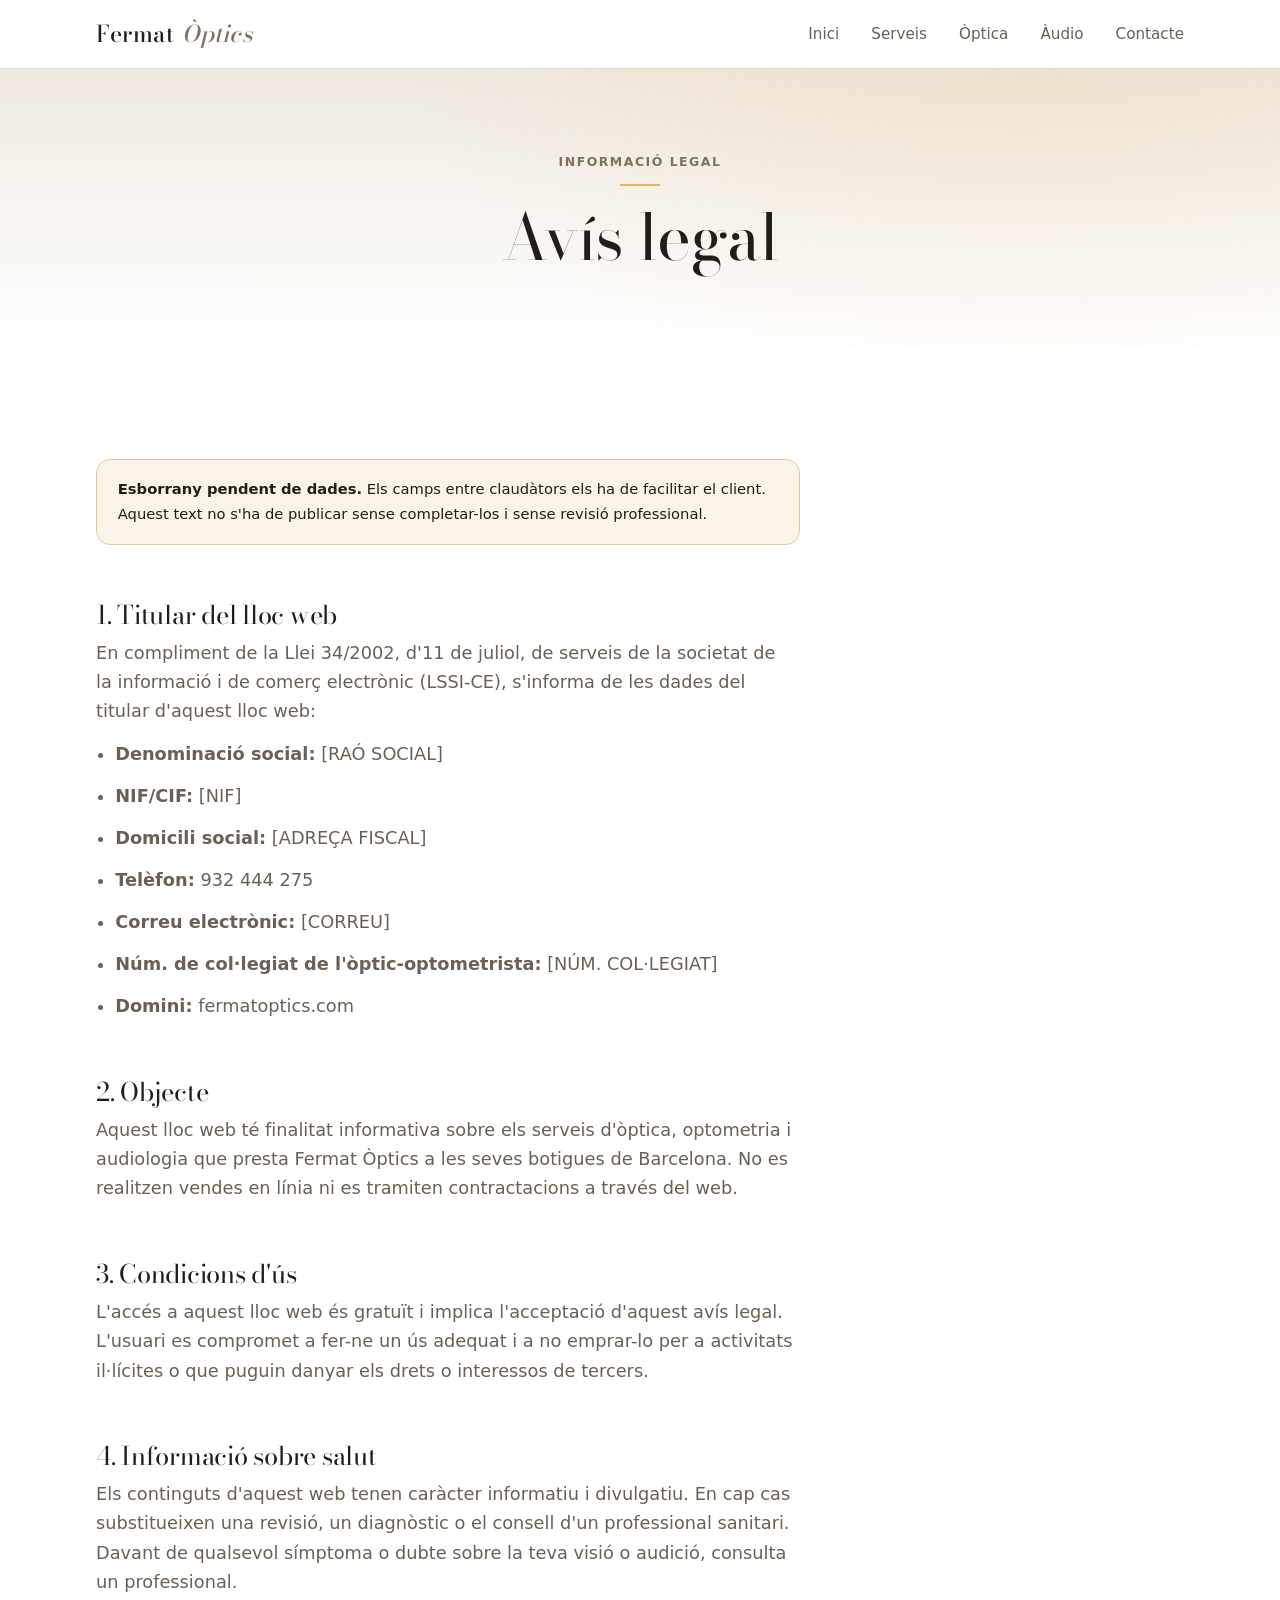
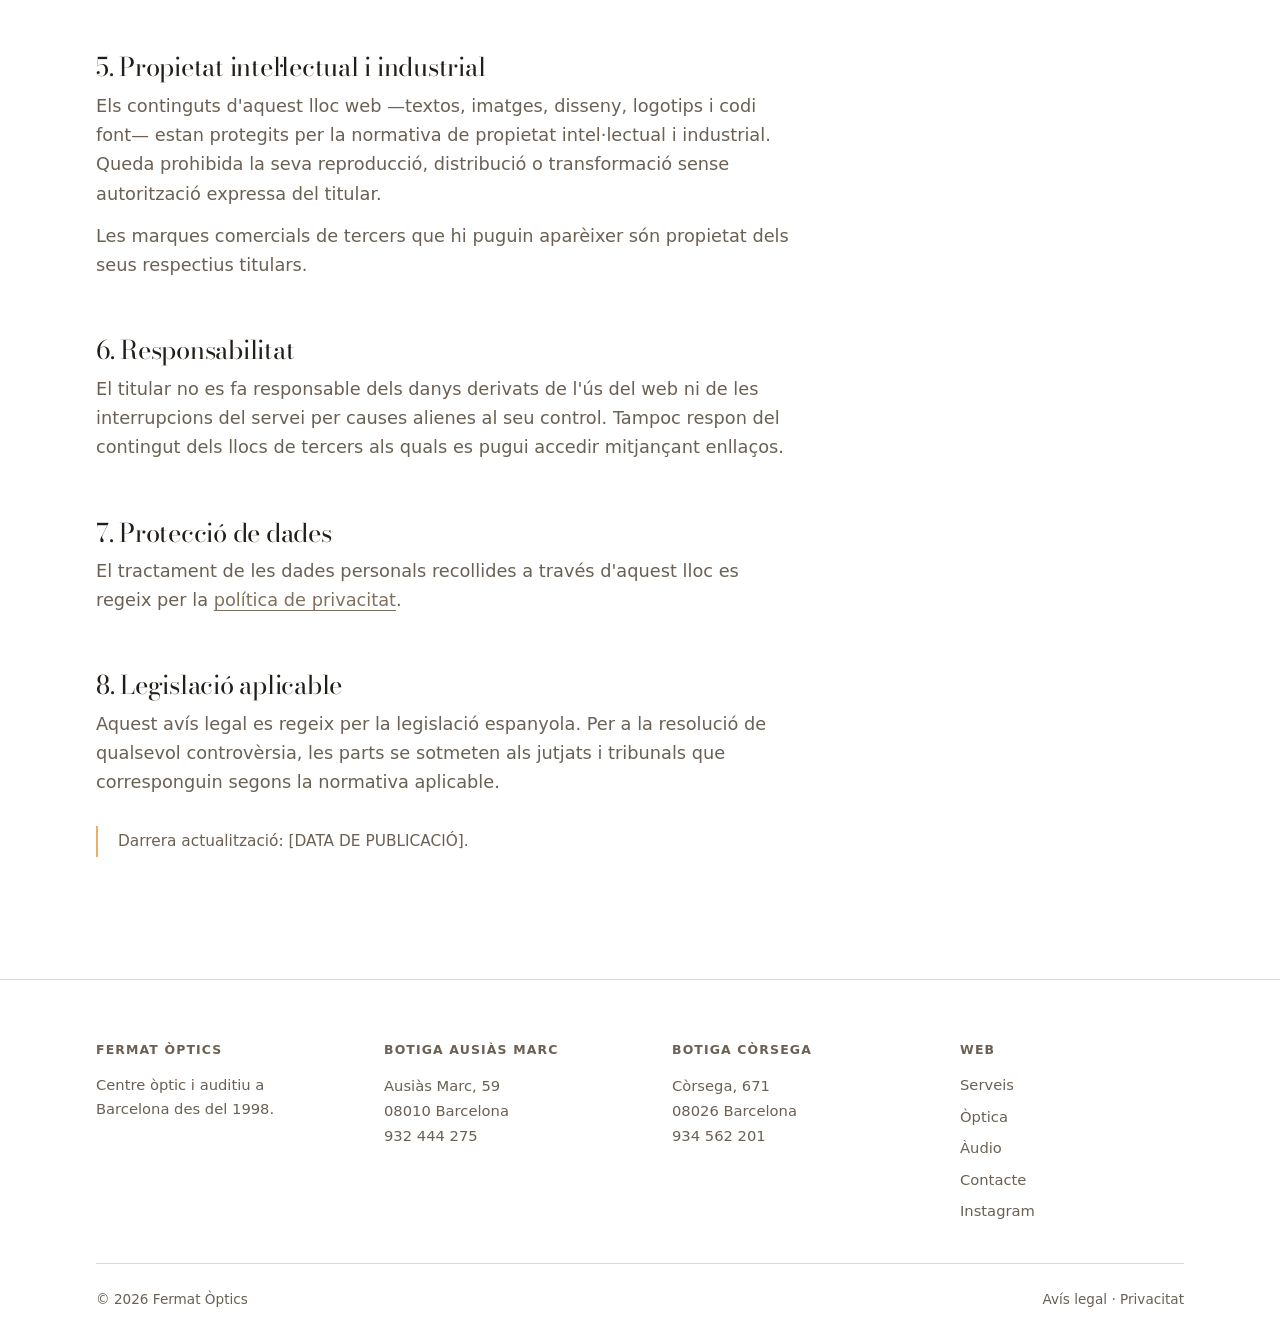
<file: pages/avis-legal.html>
<!doctype html>
<html lang="ca">
<head>
<meta charset="utf-8">
<meta name="viewport" content="width=device-width, initial-scale=1">
<title>Avís legal · Fermat Òptics</title>
<meta name="description" content="Avís legal i informació del titular del lloc web de Fermat Òptics.">
<meta name="robots" content="noindex, follow">
<link rel="canonical" href="https://fermatoptics.com/avis-legal.html">
<link rel="icon" href="favicon.svg" type="image/svg+xml">
<link rel="preload" href="../fonts/bodoni-moda-latin.woff2" as="font" type="font/woff2" crossorigin>
<link rel="stylesheet" href="../css/style.css">
</head>
<body>

<a class="salta-nav" href="#principal">Salta al contingut</a>

<header class="capcalera">
  <div class="contenidor capcalera__interior">
    <a class="marca" href="index.html">Fermat <span>Òptics</span></a>

    <nav class="nav--ample" aria-label="Principal">
      <ul class="nav__llista">
        <li><a href="index.html">Inici</a></li>
        <li><a href="serveis.html">Serveis</a></li>
        <li><a href="optica.html">Òptica</a></li>
        <li><a href="audio.html">Àudio</a></li>
        <li><a href="contacte.html">Contacte</a></li>
      </ul>
    </nav>

    <details class="menu">
      <summary aria-label="Obre el menú"></summary>
      <div class="menu__panell">
        <nav aria-label="Principal">
          <ul class="nav__llista">
            <li><a href="index.html">Inici</a></li>
            <li><a href="serveis.html">Serveis</a></li>
            <li><a href="optica.html">Òptica</a></li>
            <li><a href="audio.html">Àudio</a></li>
            <li><a href="contacte.html">Contacte</a></li>
          </ul>
        </nav>
      </div>
    </details>
  </div>
</header>

<main id="principal">

  <section class="portada portada--interior">
    <div class="contenidor">
      <p class="eyebrow">Informació legal</p>
      <h1>Avís legal</h1>
    </div>
  </section>

  <section>
    <div class="contenidor">
      <div class="text-llarg">

        <!-- ESBORRANY — no publicar sense completar els camps entre claudàtors
             ni sense revisió d'un professional. -->
        <div class="avis-buit">
          <strong>Esborrany pendent de dades.</strong> Els camps entre claudàtors
          els ha de facilitar el client. Aquest text no s'ha de publicar sense
          completar-los i sense revisió professional.
        </div>

        <h2>1. Titular del lloc web</h2>
        <p>
          En compliment de la Llei 34/2002, d'11 de juliol, de serveis de la
          societat de la informació i de comerç electrònic (LSSI-CE), s'informa
          de les dades del titular d'aquest lloc web:
        </p>
        <ul>
          <li><strong>Denominació social:</strong> [RAÓ SOCIAL]</li>
          <li><strong>NIF/CIF:</strong> [NIF]</li>
          <li><strong>Domicili social:</strong> [ADREÇA FISCAL]</li>
          <li><strong>Telèfon:</strong> 932 444 275</li>
          <li><strong>Correu electrònic:</strong> [CORREU]</li>
          <li><strong>Núm. de col·legiat de l'òptic-optometrista:</strong> [NÚM. COL·LEGIAT]</li>
          <li><strong>Domini:</strong> fermatoptics.com</li>
        </ul>

        <h2>2. Objecte</h2>
        <p>
          Aquest lloc web té finalitat informativa sobre els serveis d'òptica,
          optometria i audiologia que presta Fermat Òptics a les seves botigues
          de Barcelona. No es realitzen vendes en línia ni es tramiten
          contractacions a través del web.
        </p>

        <h2>3. Condicions d'ús</h2>
        <p>
          L'accés a aquest lloc web és gratuït i implica l'acceptació d'aquest
          avís legal. L'usuari es compromet a fer-ne un ús adequat i a no
          emprar-lo per a activitats il·lícites o que puguin danyar els drets o
          interessos de tercers.
        </p>

        <h2>4. Informació sobre salut</h2>
        <p>
          Els continguts d'aquest web tenen caràcter informatiu i divulgatiu.
          En cap cas substitueixen una revisió, un diagnòstic o el consell d'un
          professional sanitari. Davant de qualsevol símptoma o dubte sobre la
          teva visió o audició, consulta un professional.
        </p>

        <h2>5. Propietat intel·lectual i industrial</h2>
        <p>
          Els continguts d'aquest lloc web —textos, imatges, disseny, logotips i
          codi font— estan protegits per la normativa de propietat intel·lectual
          i industrial. Queda prohibida la seva reproducció, distribució o
          transformació sense autorització expressa del titular.
        </p>
        <p>
          Les marques comercials de tercers que hi puguin aparèixer són propietat
          dels seus respectius titulars.
        </p>

        <h2>6. Responsabilitat</h2>
        <p>
          El titular no es fa responsable dels danys derivats de l'ús del web ni
          de les interrupcions del servei per causes alienes al seu control.
          Tampoc respon del contingut dels llocs de tercers als quals es pugui
          accedir mitjançant enllaços.
        </p>

        <h2>7. Protecció de dades</h2>
        <p>
          El tractament de les dades personals recollides a través d'aquest lloc
          es regeix per la
          <a href="politica-privacitat.html">política de privacitat</a>.
        </p>

        <h2>8. Legislació aplicable</h2>
        <p>
          Aquest avís legal es regeix per la legislació espanyola. Per a la
          resolució de qualsevol controvèrsia, les parts se sotmeten als jutjats
          i tribunals que corresponguin segons la normativa aplicable.
        </p>

        <p class="nota">
          Darrera actualització: [DATA DE PUBLICACIÓ].
        </p>

      </div>
    </div>
  </section>

</main>

<footer class="peu">
  <div class="contenidor">
    <div class="peu__graella">
      <div>
        <h4>Fermat Òptics</h4>
        <p style="color:var(--text-suau)">
          Centre òptic i auditiu a Barcelona des del 1998.
        </p>
      </div>
      <div>
        <h4>Botiga Ausiàs Marc</h4>
        <address>
          Ausiàs Marc, 59<br>
          08010 Barcelona<br>
          <a href="tel:+34932444275">932 444 275</a>
        </address>
      </div>
      <div>
        <h4>Botiga Còrsega</h4>
        <address>
          Còrsega, 671<br>
          08026 Barcelona<br>
          <a href="tel:+34934562201">934 562 201</a>
        </address>
      </div>
      <div>
        <h4>Web</h4>
        <ul>
          <li><a href="serveis.html">Serveis</a></li>
          <li><a href="optica.html">Òptica</a></li>
          <li><a href="audio.html">Àudio</a></li>
          <li><a href="contacte.html">Contacte</a></li>
          <li><a href="https://www.instagram.com/fermatoptics/" rel="noopener">Instagram</a></li>
        </ul>
      </div>
    </div>
    <div class="peu__baix">
      <p>© 2026 Fermat Òptics</p>
      <p>
        <a href="avis-legal.html">Avís legal</a> ·
        <a href="politica-privacitat.html">Privacitat</a>
      </p>
    </div>
  </div>
</footer>

</body>
</html>
</file>
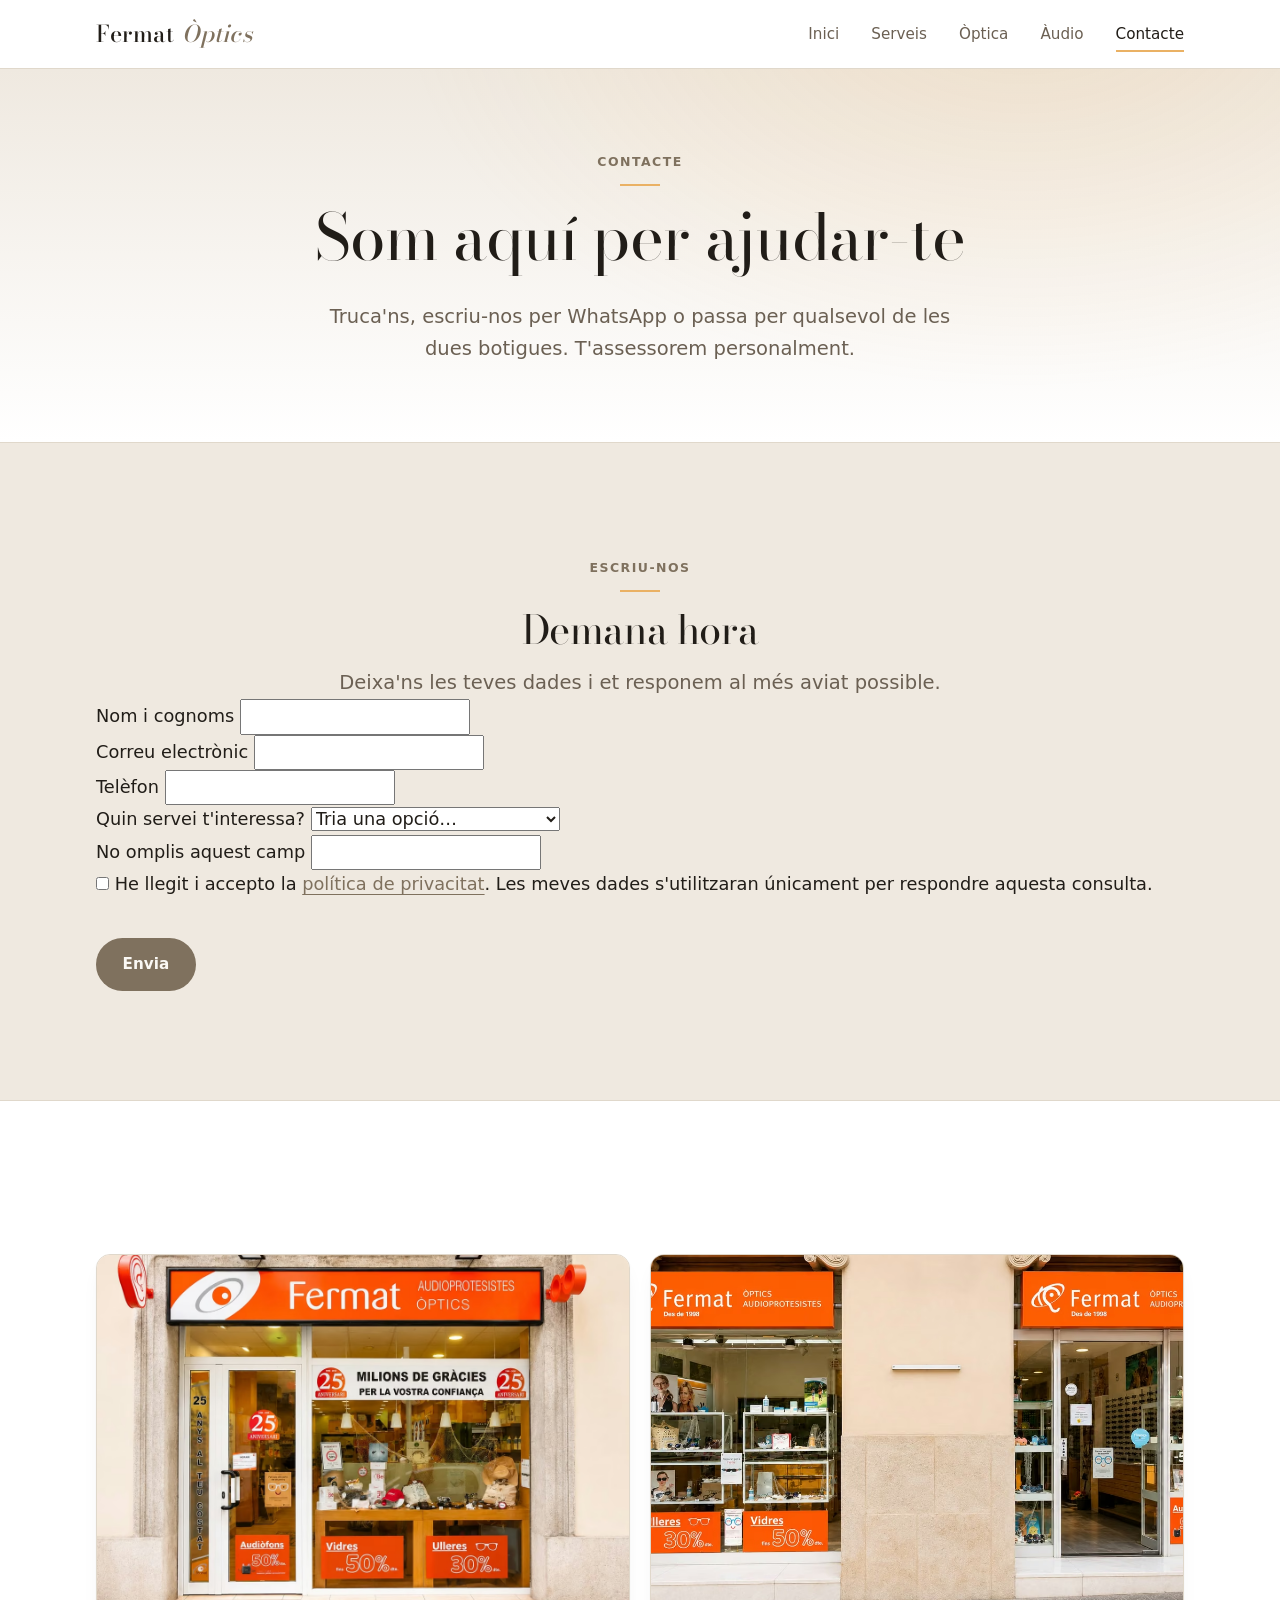
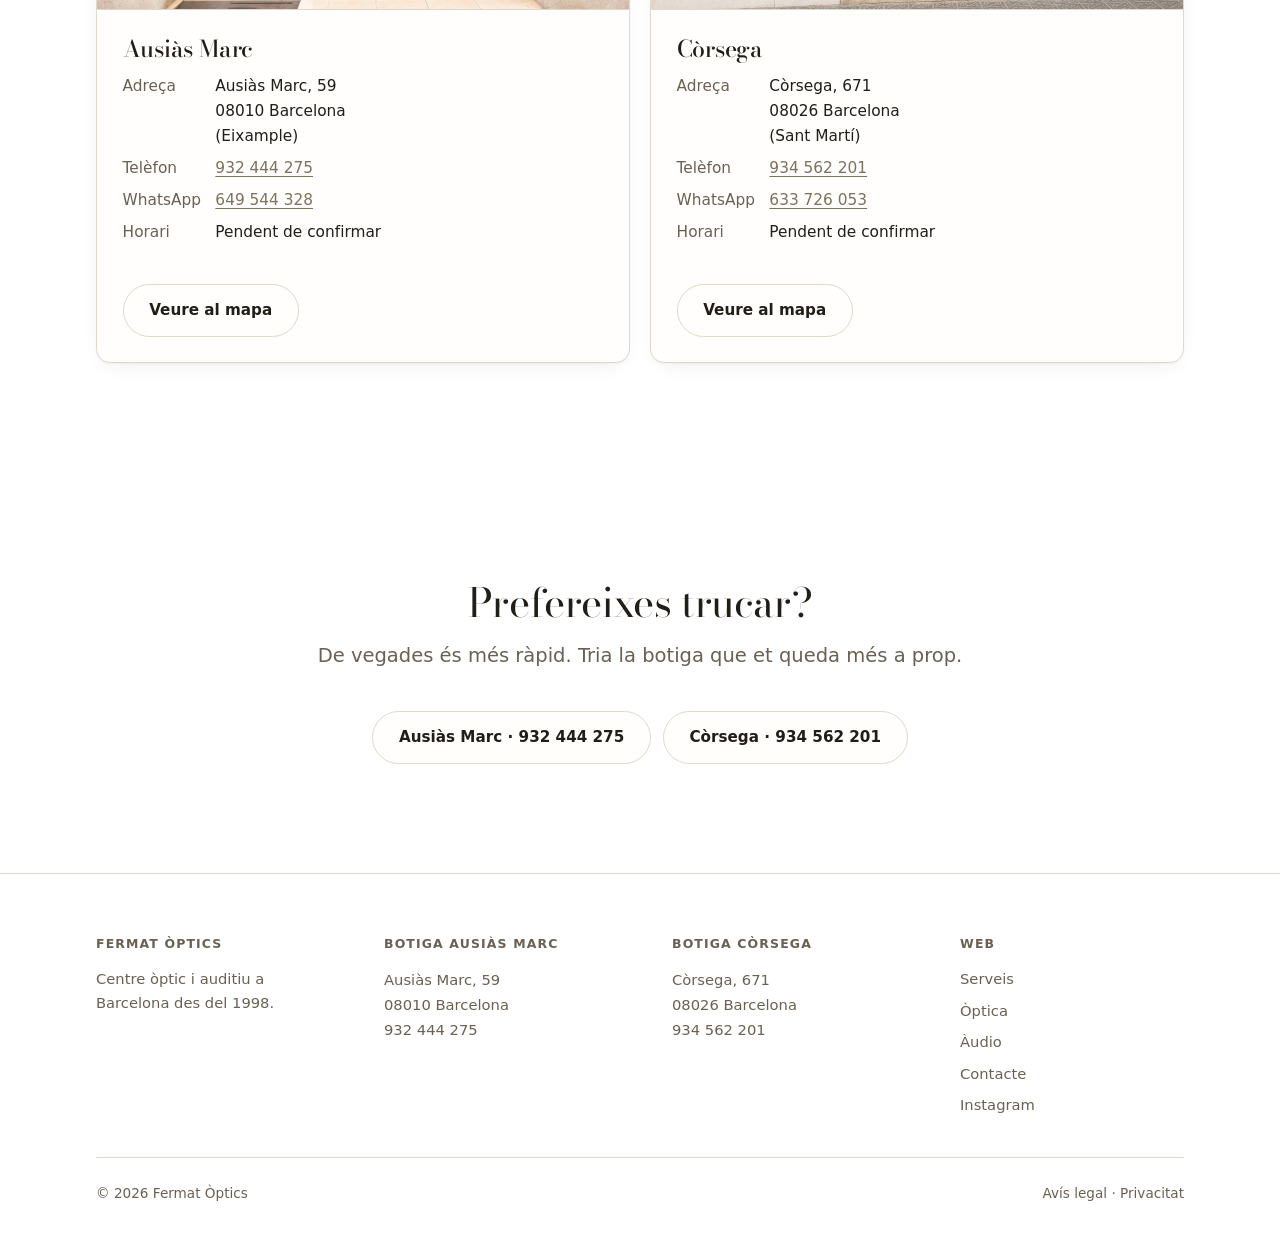
<file: pages/contacte.html>
<!doctype html>
<html lang="ca">
<head>
<meta charset="utf-8">
<meta name="viewport" content="width=device-width, initial-scale=1">
<title>Contacte · Fermat Òptics Barcelona · Ausiàs Marc i Còrsega</title>
<meta name="description" content="Dues botigues a Barcelona: Ausiàs Marc 59 (932 444 275) i Còrsega 671 (934 562 201). Escriu-nos o demana hora per a la teva revisió visual o auditiva.">
<link rel="canonical" href="https://fermatoptics.com/contacte.html">
<meta property="og:title" content="Contacte · Fermat Òptics Barcelona">
<meta property="og:description" content="Dues botigues a Barcelona. Escriu-nos o demana hora.">
<meta property="og:type" content="website">
<meta property="og:url" content="https://fermatoptics.com/contacte.html">
<meta property="og:locale" content="ca_ES">
<link rel="icon" href="favicon.svg" type="image/svg+xml">
<link rel="preload" href="../fonts/bodoni-moda-latin.woff2" as="font" type="font/woff2" crossorigin>
<link rel="stylesheet" href="../css/style.css">
</head>
<body>

<a class="salta-nav" href="#principal">Salta al contingut</a>

<header class="capcalera">
  <div class="contenidor capcalera__interior">
    <a class="marca" href="index.html">Fermat <span>Òptics</span></a>

    <nav class="nav--ample" aria-label="Principal">
      <ul class="nav__llista">
        <li><a href="index.html">Inici</a></li>
        <li><a href="serveis.html">Serveis</a></li>
        <li><a href="optica.html">Òptica</a></li>
        <li><a href="audio.html">Àudio</a></li>
        <li><a href="contacte.html" aria-current="page">Contacte</a></li>
      </ul>
    </nav>

    <details class="menu">
      <summary aria-label="Obre el menú"></summary>
      <div class="menu__panell">
        <nav aria-label="Principal">
          <ul class="nav__llista">
            <li><a href="index.html">Inici</a></li>
            <li><a href="serveis.html">Serveis</a></li>
            <li><a href="optica.html">Òptica</a></li>
            <li><a href="audio.html">Àudio</a></li>
            <li><a href="contacte.html" aria-current="page">Contacte</a></li>
          </ul>
        </nav>
      </div>
    </details>
  </div>
</header>

<main id="principal">

  <section class="portada portada--interior">
    <div class="contenidor">
      <p class="eyebrow">Contacte</p>
      <h1>Som aquí per ajudar-te</h1>
      <p class="plom">
        Truca'ns, escriu-nos per WhatsApp o passa per qualsevol de les dues
        botigues. T'assessorem personalment.
      </p>
    </div>
  </section>

  <!-- Formulari primer -->
  <section class="banda">
    <div class="contenidor">
      <div class="encap">
        <p class="eyebrow">Escriu-nos</p>
        <h2>Demana hora</h2>
        <p class="plom">
          Deixa'ns les teves dades i et responem al més aviat possible.
        </p>
      </div>

      <!--
        FORMULARI — PENDENT DE CONFIGURAR
        Cal substituir CODI-FORMSPREE per l'identificador real de Formspree.
        Passos: crear compte a formspree.io, donar d'alta el formulari amb el
        correu de destinació de la botiga i confirmar-lo des d'aquell correu.
        Sense això, l'enviament no arriba enlloc.
      -->
      <form class="formulari"
            action="https://formspree.io/f/CODI-FORMSPREE"
            method="POST"
            style="margin-inline:auto">

        <div class="camp">
          <label for="nom">Nom i cognoms</label>
          <input type="text" id="nom" name="nom" autocomplete="name" required>
        </div>

        <div class="camp">
          <label for="email">Correu electrònic</label>
          <input type="email" id="email" name="email" autocomplete="email" required>
        </div>

        <div class="camp">
          <label for="telefon">Telèfon</label>
          <input type="tel" id="telefon" name="telefon" autocomplete="tel">
        </div>

        <div class="camp">
          <label for="servei">Quin servei t'interessa?</label>
          <select id="servei" name="servei" required>
            <option value="">Tria una opció…</option>
            <option>Revisió visual / graduació</option>
            <option>Ulleres o muntures</option>
            <option>Lents de contacte</option>
            <option>Control de miopia infantil</option>
            <option>Estudi auditiu / audiòfons</option>
            <option>Reparació</option>
            <option>Una altra cosa</option>
          </select>
        </div>

        <!-- Parany antispam: les persones no el veuen, els bots l'omplen i els descartem -->
        <div class="parany" aria-hidden="true">
          <label for="empresa">No omplis aquest camp</label>
          <input type="text" id="empresa" name="_gotcha" tabindex="-1" autocomplete="off">
        </div>

        <label class="consentiment">
          <input type="checkbox" name="consentiment" required>
          <span>
            He llegit i accepto la
            <a href="politica-privacitat.html">política de privacitat</a>.
            Les meves dades s'utilitzaran únicament per respondre aquesta consulta.
          </span>
        </label>

        <div class="botons">
          <button class="boto boto--ple" type="submit">Envia</button>
        </div>
      </form>
    </div>
  </section>

  <!-- Després, les botigues amb foto i informació -->
  <section>
    <div class="contenidor">
      <div class="graella">

        <div class="botiga">
          <img class="botiga__foto"
               src="../public/images/fermat/botiga-ausias-marc.avif"
               width="266" height="238" loading="lazy" decoding="async"
               alt="Botiga de Fermat Òptics al carrer Ausiàs Marc">
          <div class="botiga__cos">
            <h3>Ausiàs Marc</h3>
            <dl>
              <dt>Adreça</dt>
              <dd>Ausiàs Marc, 59<br>08010 Barcelona<br>(Eixample)</dd>
              <dt>Telèfon</dt>
              <dd><a href="tel:+34932444275">932 444 275</a></dd>
              <dt>WhatsApp</dt>
              <dd><a href="https://wa.me/34649544328">649 544 328</a></dd>
              <dt>Horari</dt>
              <dd>Pendent de confirmar</dd>
            </dl>
            <div class="botons">
              <a class="boto boto--buit"
                 href="https://www.google.com/maps/search/?api=1&query=Ausi%C3%A0s+Marc+59+Barcelona"
                 rel="noopener">Veure al mapa</a>
            </div>
          </div>
        </div>

        <div class="botiga">
          <img class="botiga__foto"
               src="../public/images/fermat/botiga-corsega.avif"
               width="384" height="180" loading="lazy" decoding="async"
               alt="Botiga de Fermat Òptics al carrer Còrsega">
          <div class="botiga__cos">
            <h3>Còrsega</h3>
            <dl>
              <dt>Adreça</dt>
              <dd>Còrsega, 671<br>08026 Barcelona<br>(Sant Martí)</dd>
              <dt>Telèfon</dt>
              <dd><a href="tel:+34934562201">934 562 201</a></dd>
              <dt>WhatsApp</dt>
              <dd><a href="https://wa.me/34633726053">633 726 053</a></dd>
              <dt>Horari</dt>
              <dd>Pendent de confirmar</dd>
            </dl>
            <div class="botons">
              <a class="boto boto--buit"
                 href="https://www.google.com/maps/search/?api=1&query=Carrer+de+C%C3%B2rsega+671+Barcelona"
                 rel="noopener">Veure al mapa</a>
            </div>
          </div>
        </div>

      </div>
    </div>
  </section>

  <section>
    <div class="contenidor">
      <div class="encap">
        <h2>Prefereixes trucar?</h2>
        <p class="plom">
          De vegades és més ràpid. Tria la botiga que et queda més a prop.
        </p>
        <div class="botons" style="justify-content:center">
          <a class="boto boto--buit" href="tel:+34932444275">Ausiàs Marc · 932 444 275</a>
          <a class="boto boto--buit" href="tel:+34934562201">Còrsega · 934 562 201</a>
        </div>
      </div>
    </div>
  </section>

</main>

<footer class="peu">
  <div class="contenidor">
    <div class="peu__graella">
      <div>
        <h4>Fermat Òptics</h4>
        <p style="color:var(--text-suau)">
          Centre òptic i auditiu a Barcelona des del 1998.
        </p>
      </div>
      <div>
        <h4>Botiga Ausiàs Marc</h4>
        <address>
          Ausiàs Marc, 59<br>
          08010 Barcelona<br>
          <a href="tel:+34932444275">932 444 275</a>
        </address>
      </div>
      <div>
        <h4>Botiga Còrsega</h4>
        <address>
          Còrsega, 671<br>
          08026 Barcelona<br>
          <a href="tel:+34934562201">934 562 201</a>
        </address>
      </div>
      <div>
        <h4>Web</h4>
        <ul>
          <li><a href="serveis.html">Serveis</a></li>
          <li><a href="optica.html">Òptica</a></li>
          <li><a href="audio.html">Àudio</a></li>
          <li><a href="contacte.html">Contacte</a></li>
          <li><a href="https://www.instagram.com/fermatoptics/" rel="noopener">Instagram</a></li>
        </ul>
      </div>
    </div>
    <div class="peu__baix">
      <p>© 2026 Fermat Òptics</p>
      <p>
        <a href="avis-legal.html">Avís legal</a> ·
        <a href="politica-privacitat.html">Privacitat</a>
      </p>
    </div>
  </div>
</footer>

</body>
</html>
</file>
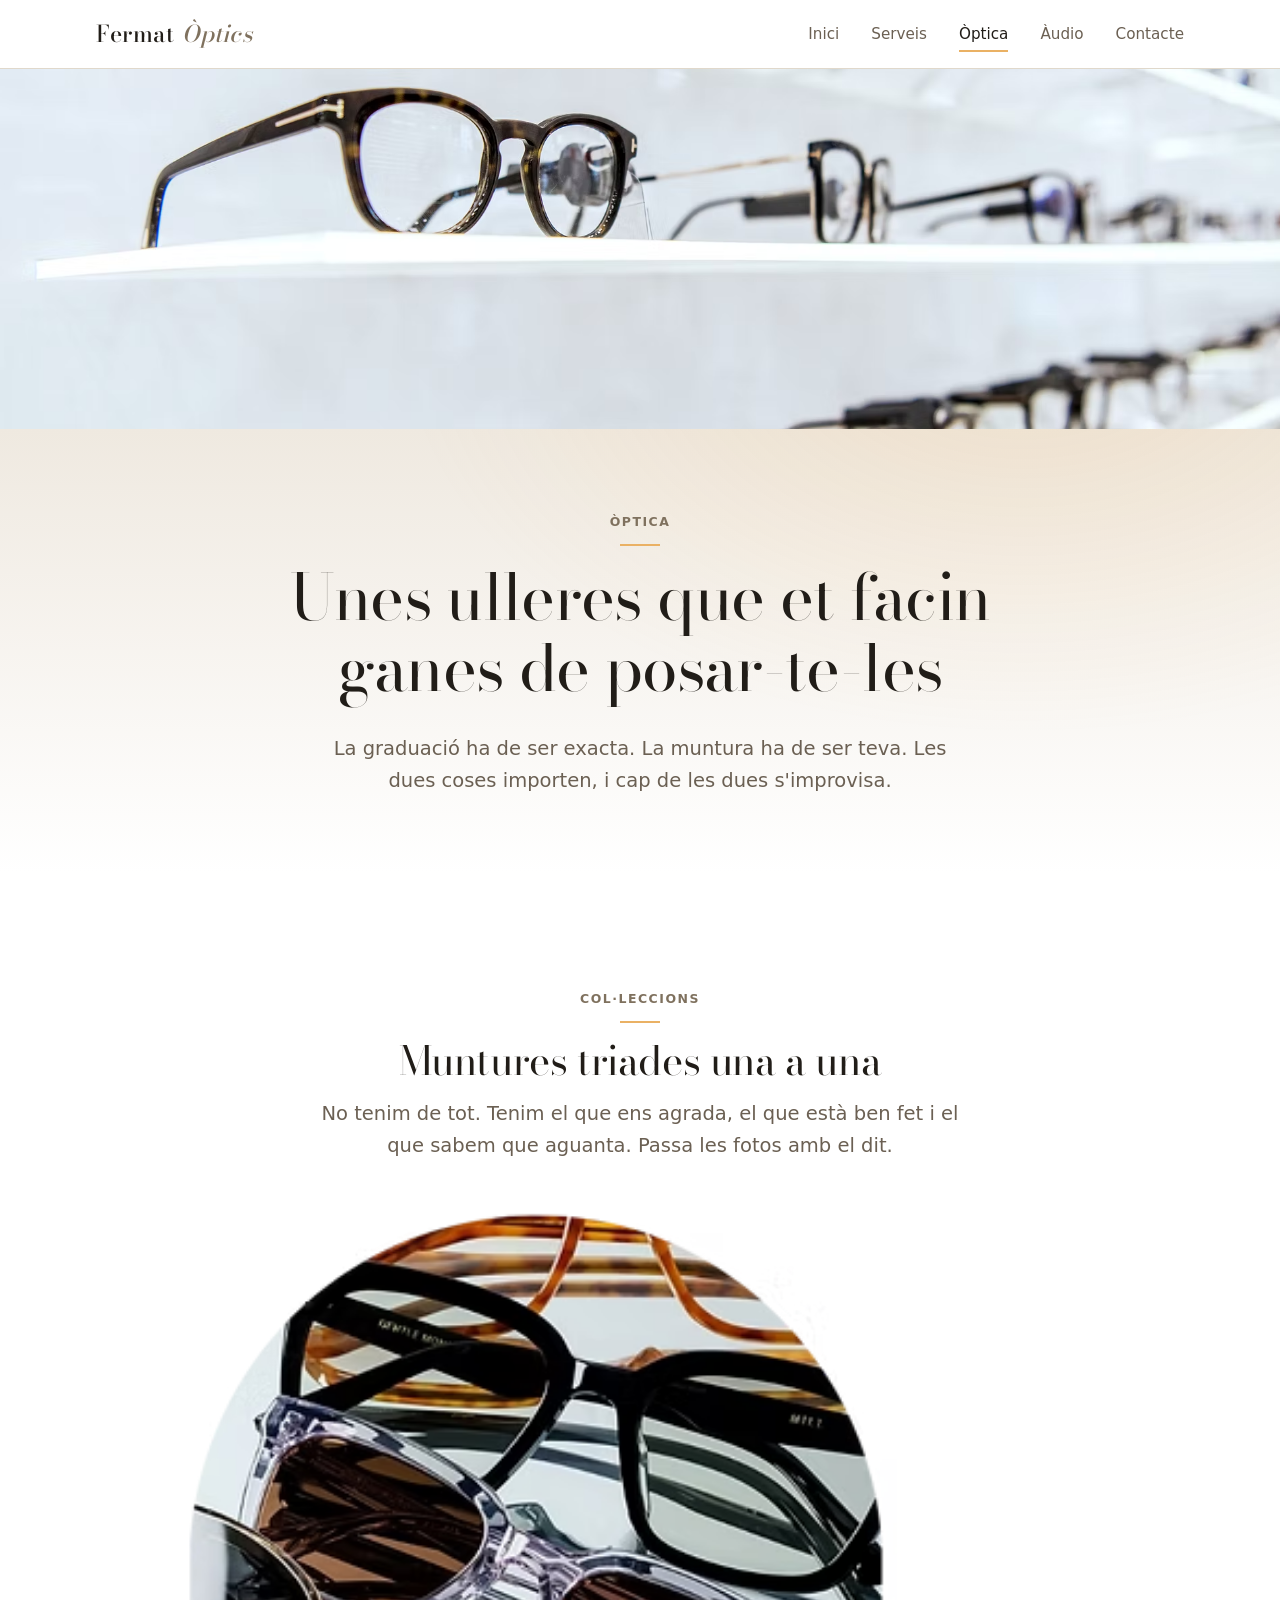
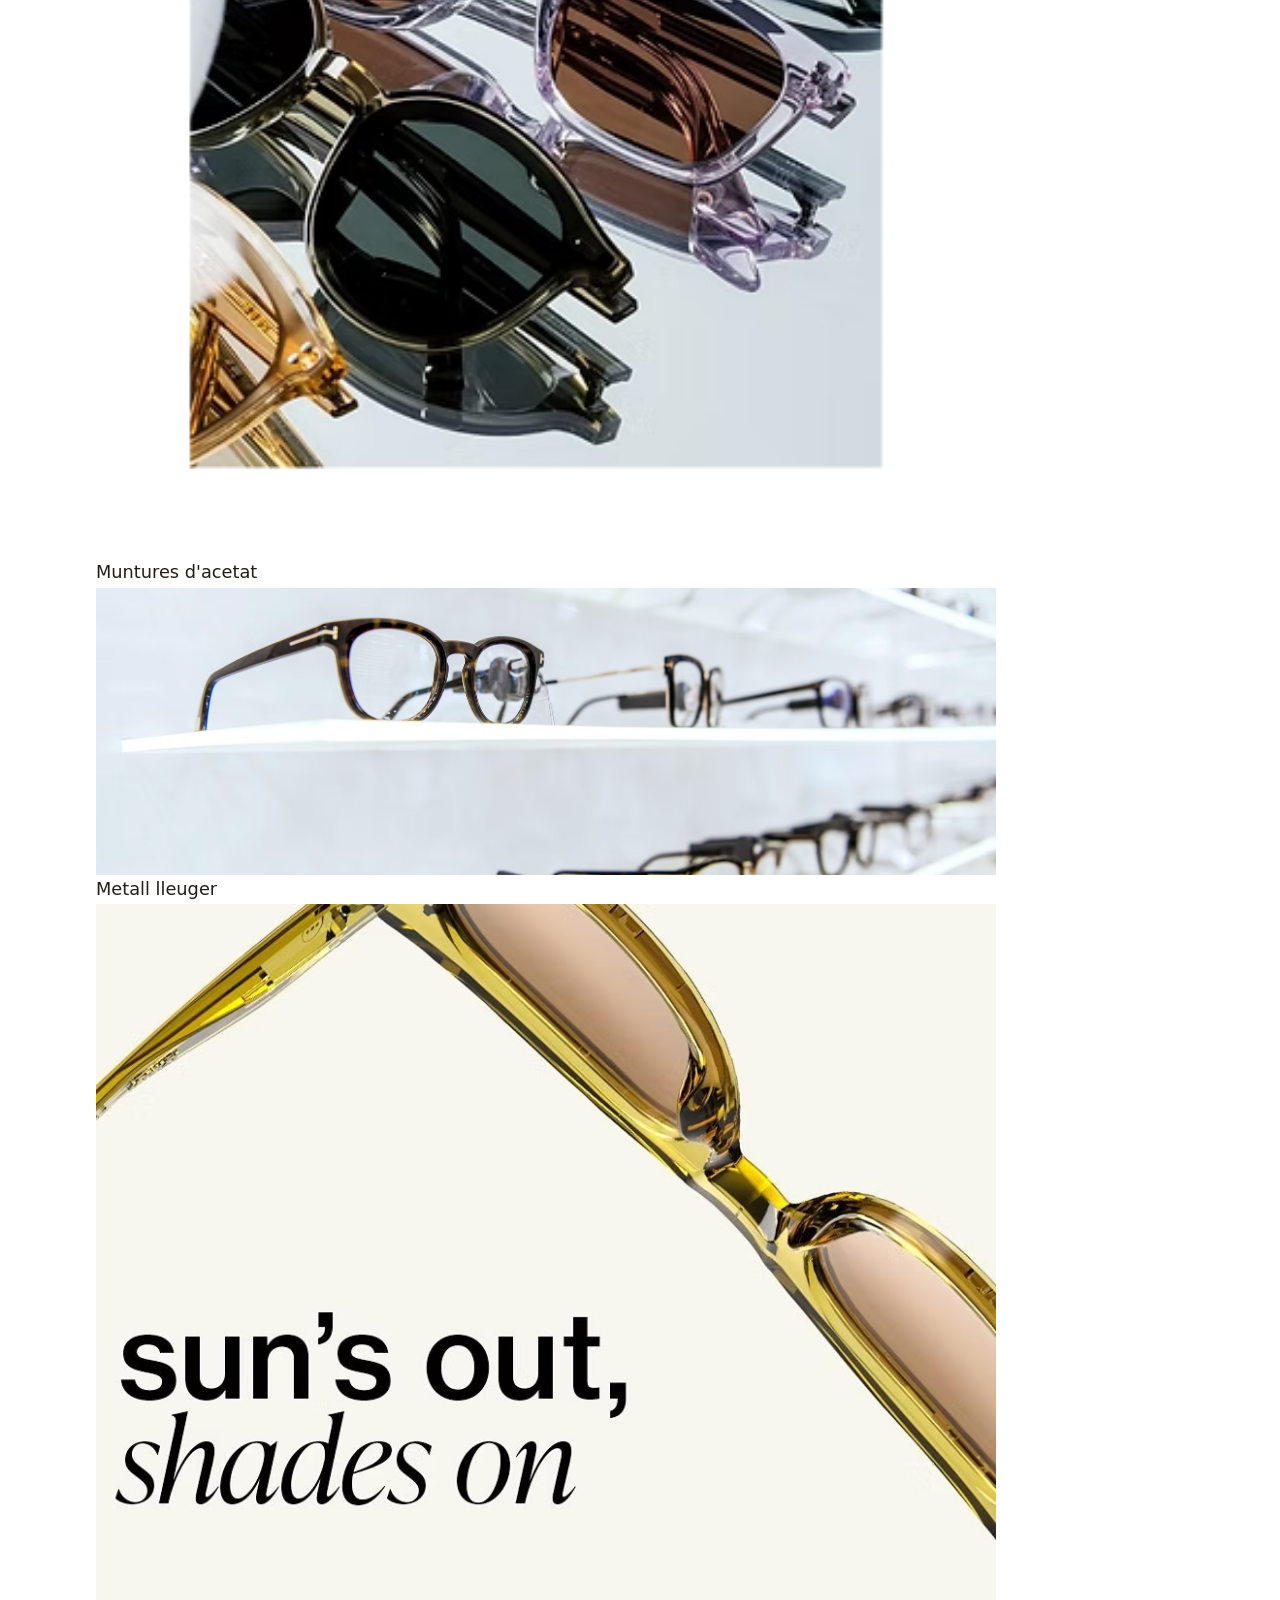
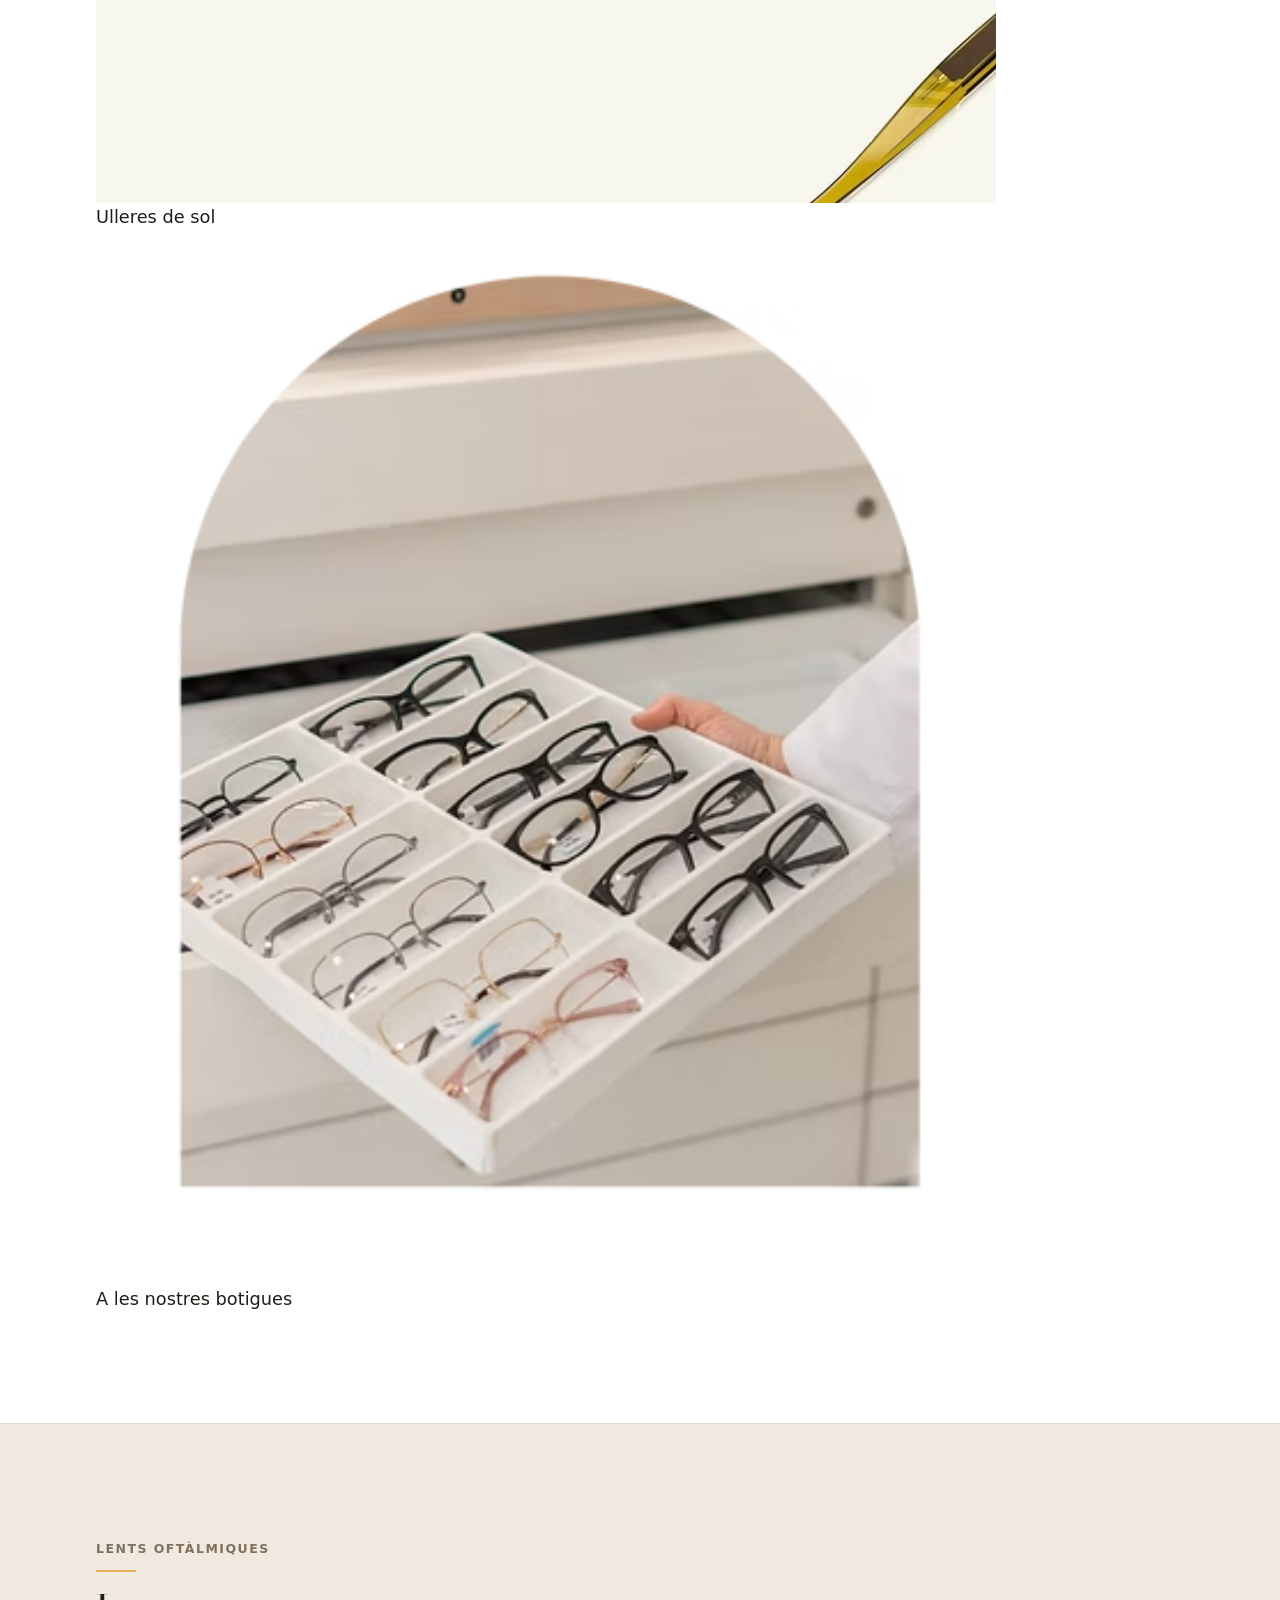
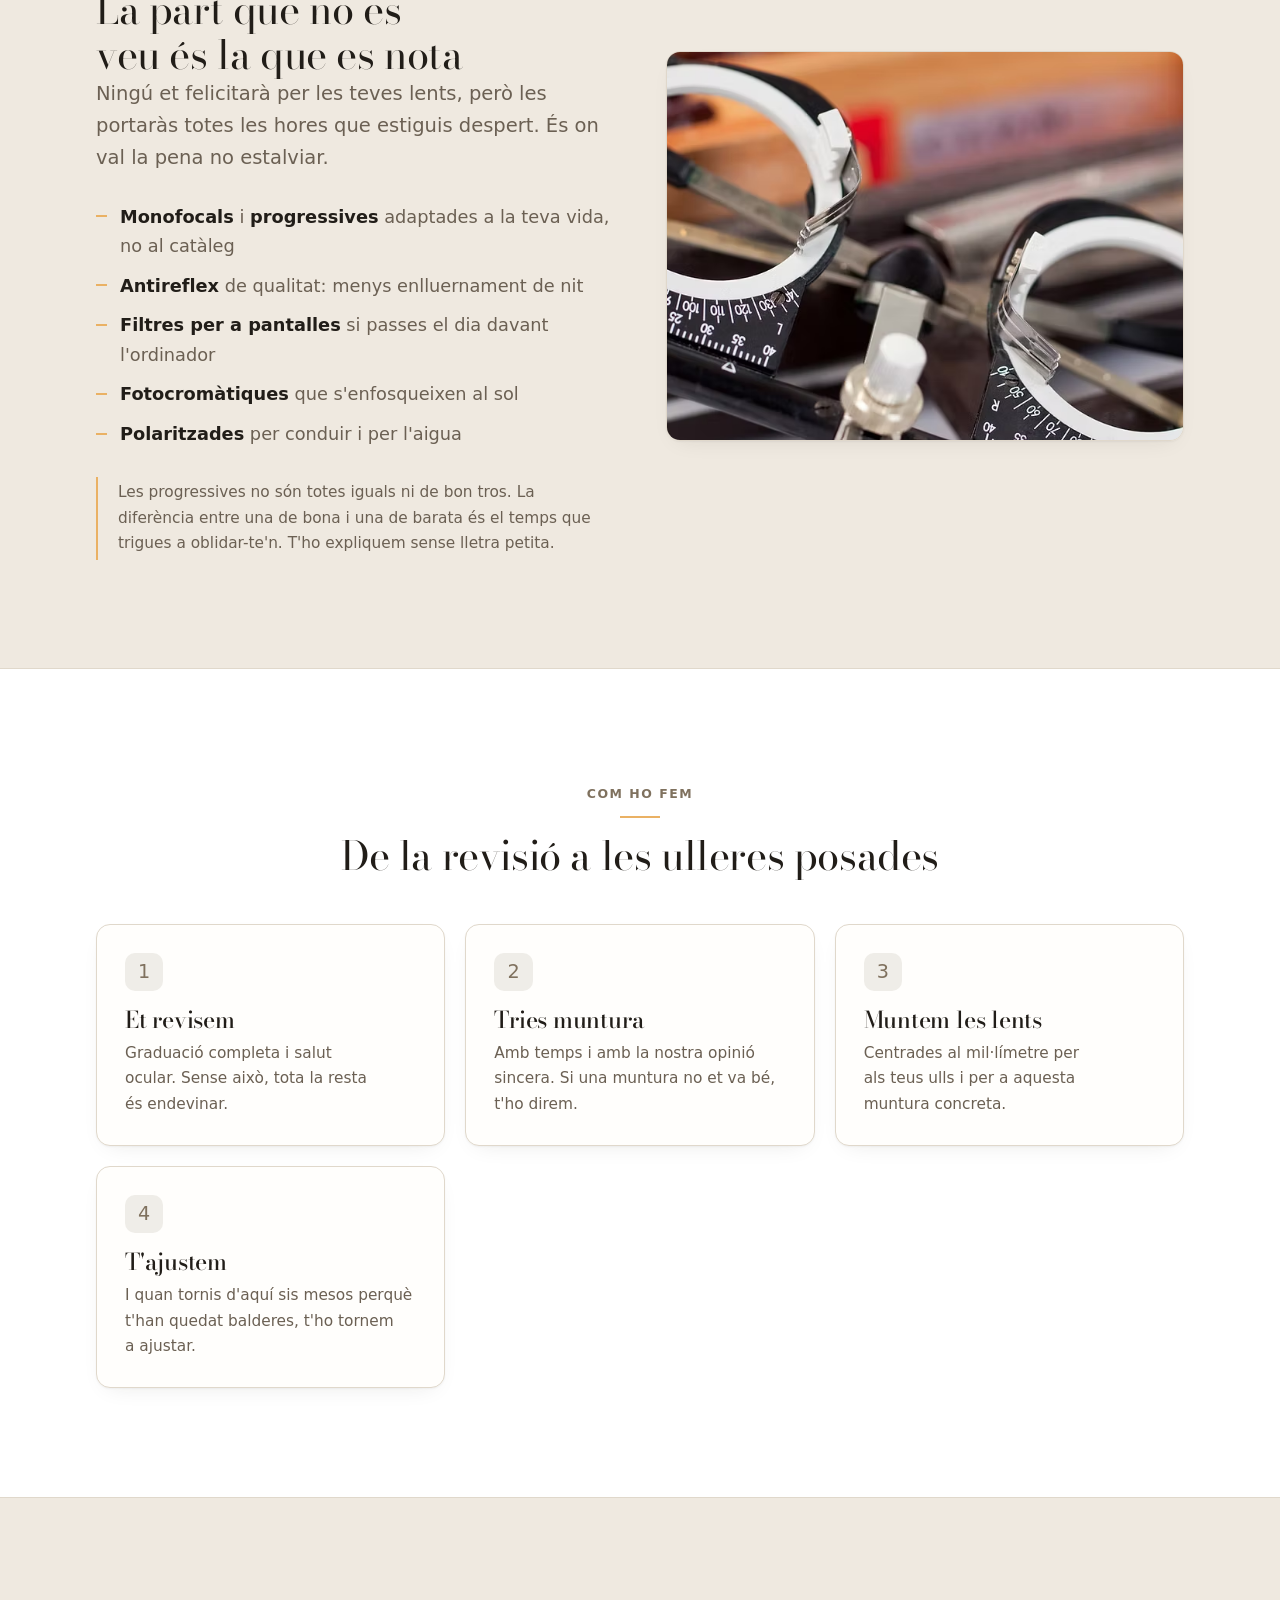
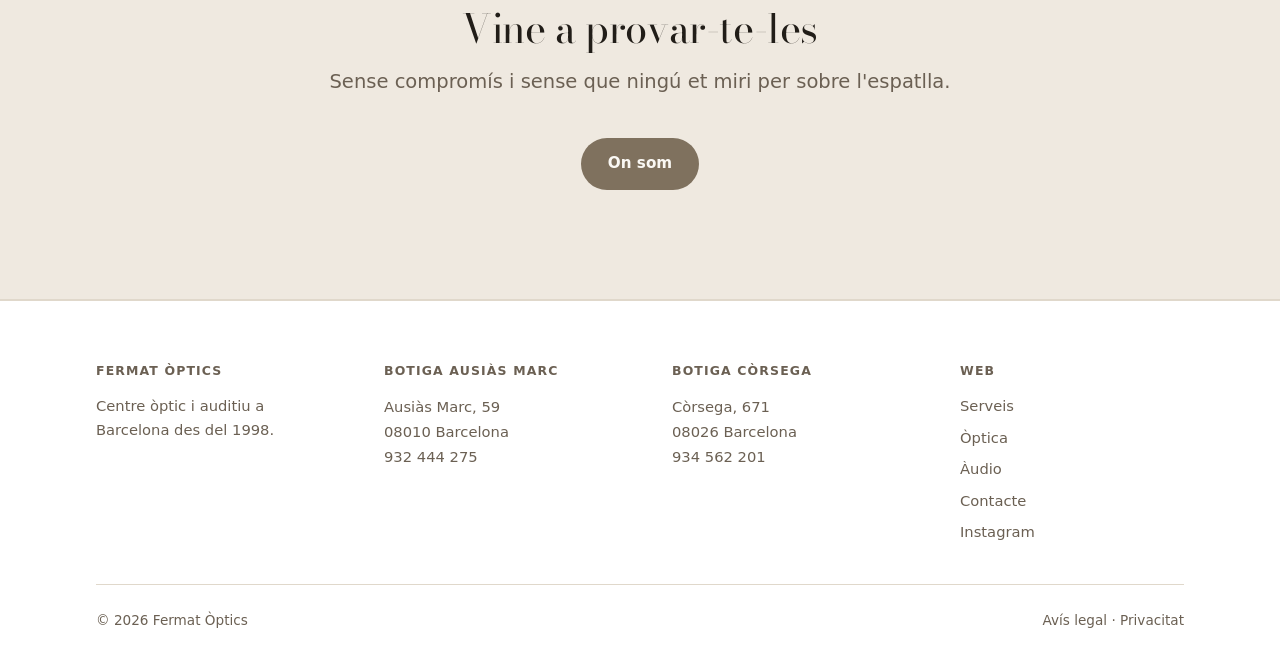
<file: pages/optica.html>
<!doctype html>
<html lang="ca">
<head>
<meta charset="utf-8">
<meta name="viewport" content="width=device-width, initial-scale=1">
<title>Òptica · Ulleres i lents a Barcelona · Fermat Òptics</title>
<meta name="description" content="Muntures triades una a una, ulleres graduades, ulleres de sol i lents oftàlmiques a mida. Dues botigues a Barcelona: Ausiàs Marc i Còrsega.">
<link rel="canonical" href="https://fermatoptics.com/optica.html">
<meta property="og:title" content="Òptica · Ulleres i lents a Barcelona · Fermat Òptics">
<meta property="og:description" content="Muntures triades una a una i lents oftàlmiques a mida.">
<meta property="og:type" content="website">
<meta property="og:url" content="https://fermatoptics.com/optica.html">
<meta property="og:locale" content="ca_ES">
<link rel="icon" href="favicon.svg" type="image/svg+xml">
<link rel="preload" href="../fonts/bodoni-moda-latin.woff2" as="font" type="font/woff2" crossorigin>
<link rel="stylesheet" href="../css/style.css">
</head>
<body>

<a class="salta-nav" href="#principal">Salta al contingut</a>

<header class="capcalera">
  <div class="contenidor capcalera__interior">
    <a class="marca" href="index.html">Fermat <span>Òptics</span></a>

    <nav class="nav--ample" aria-label="Principal">
      <ul class="nav__llista">
        <li><a href="index.html">Inici</a></li>
        <li><a href="serveis.html">Serveis</a></li>
        <li><a href="optica.html" aria-current="page">Òptica</a></li>
        <li><a href="audio.html">Àudio</a></li>
        <li><a href="contacte.html">Contacte</a></li>
      </ul>
    </nav>

    <details class="menu">
      <summary aria-label="Obre el menú"></summary>
      <div class="menu__panell">
        <nav aria-label="Principal">
          <ul class="nav__llista">
            <li><a href="index.html">Inici</a></li>
            <li><a href="serveis.html">Serveis</a></li>
            <li><a href="optica.html" aria-current="page">Òptica</a></li>
            <li><a href="audio.html">Àudio</a></li>
            <li><a href="contacte.html">Contacte</a></li>
          </ul>
        </nav>
      </div>
    </details>
  </div>
</header>

<main id="principal">

  <!-- Hero d'una sola imatge -->
  <section class="hero hero--una" aria-label="Òptica">
    <img class="hero__slide"
         src="../public/images/fermat/ulleres-metall.avif"
         sizes="100vw" width="1897" height="606"
         fetchpriority="high" decoding="async"
         alt="Muntures a Fermat Òptics">
  </section>

  <section class="portada portada--interior">
    <div class="contenidor">
      <p class="eyebrow">Òptica</p>
      <h1>Unes ulleres que et facin ganes de posar-te-les</h1>
      <p class="plom">
        La graduació ha de ser exacta. La muntura ha de ser teva. Les dues coses
        importen, i cap de les dues s'improvisa.
      </p>
    </div>
  </section>

  <section>
    <div class="contenidor">
      <div class="encap">
        <p class="eyebrow">Col·leccions</p>
        <h2>Muntures triades una a una</h2>
        <p class="plom">
          No tenim de tot. Tenim el que ens agrada, el que està ben fet i el que
          sabem que aguanta. Passa les fotos amb el dit.
        </p>
      </div>
    </div>

    <div class="contenidor">
      <div class="galeria">
        <figure>
          <img src="../public/images/fermat/frames-pila.avif" width="900" height="700" loading="lazy" decoding="async" alt="Muntures d'acetat">
          <figcaption>Muntures d'acetat</figcaption>
        </figure>
        <figure>
          <img src="../public/images/fermat/ulleres-metall.avif" width="900" height="700" loading="lazy" decoding="async" alt="Muntures metàl·liques">
          <figcaption>Metall lleuger</figcaption>
        </figure>
        <figure>
          <img src="../public/images/fermat/suns-out.avif" width="900" height="700" loading="lazy" decoding="async" alt="Ulleres de sol">
          <figcaption>Ulleres de sol</figcaption>
        </figure>
        <figure>
          <img src="../public/images/fermat/ulleres-calaix.avif" width="900" height="700" loading="lazy" decoding="async" alt="Muntures a la botiga">
          <figcaption>A les nostres botigues</figcaption>
        </figure>
      </div>
    </div>
  </section>

  <section class="banda">
    <div class="contenidor">
      <div class="duo">
        <div>
          <p class="eyebrow">Lents oftàlmiques</p>
          <h2>La part que no es veu és la que es nota</h2>
          <p class="plom">
            Ningú et felicitarà per les teves lents, però les portaràs totes les
            hores que estiguis despert. És on val la pena no estalviar.
          </p>
          <ul class="llista-fets">
            <li><strong>Monofocals</strong> i <strong>progressives</strong> adaptades a la teva vida, no al catàleg</li>
            <li><strong>Antireflex</strong> de qualitat: menys enlluernament de nit</li>
            <li><strong>Filtres per a pantalles</strong> si passes el dia davant l'ordinador</li>
            <li><strong>Fotocromàtiques</strong> que s'enfosqueixen al sol</li>
            <li><strong>Polaritzades</strong> per conduir i per l'aigua</li>
          </ul>
          <p class="nota">
            Les progressives no són totes iguals ni de bon tros. La diferència
            entre una de bona i una de barata és el temps que trigues a
            oblidar-te'n. T'ho expliquem sense lletra petita.
          </p>
        </div>
        <div class="duo__foto">
          <img src="../public/images/fermat/frames-display.avif" width="900" height="700" loading="lazy" decoding="async" alt="Muntures a Fermat Òptics">
        </div>
      </div>
    </div>
  </section>

  <section>
    <div class="contenidor">
      <div class="encap">
        <p class="eyebrow">Com ho fem</p>
        <h2>De la revisió a les ulleres posades</h2>
      </div>

      <div class="graella">
        <article class="targeta">
          <div class="targeta__icona" aria-hidden="true">1</div>
          <h3>Et revisem</h3>
          <p>
            Graduació completa i salut ocular. Sense això, tota la resta és
            endevinar.
          </p>
        </article>
        <article class="targeta">
          <div class="targeta__icona" aria-hidden="true">2</div>
          <h3>Tries muntura</h3>
          <p>
            Amb temps i amb la nostra opinió sincera. Si una muntura no et va
            bé, t'ho direm.
          </p>
        </article>
        <article class="targeta">
          <div class="targeta__icona" aria-hidden="true">3</div>
          <h3>Muntem les lents</h3>
          <p>
            Centrades al mil·límetre per als teus ulls i per a aquesta muntura
            concreta.
          </p>
        </article>
        <article class="targeta">
          <div class="targeta__icona" aria-hidden="true">4</div>
          <h3>T'ajustem</h3>
          <p>
            I quan tornis d'aquí sis mesos perquè t'han quedat balderes,
            t'ho tornem a ajustar.
          </p>
        </article>
      </div>
    </div>
  </section>

  <section class="banda">
    <div class="contenidor">
      <div class="encap">
        <h2>Vine a provar-te-les</h2>
        <p class="plom">
          Sense compromís i sense que ningú et miri per sobre l'espatlla.
        </p>
        <div class="botons" style="justify-content:center">
          <a class="boto boto--ple" href="contacte.html">On som</a>
        </div>
      </div>
    </div>
  </section>

</main>

<footer class="peu">
  <div class="contenidor">
    <div class="peu__graella">
      <div>
        <h4>Fermat Òptics</h4>
        <p style="color:var(--text-suau)">
          Centre òptic i auditiu a Barcelona des del 1998.
        </p>
      </div>
      <div>
        <h4>Botiga Ausiàs Marc</h4>
        <address>
          Ausiàs Marc, 59<br>
          08010 Barcelona<br>
          <a href="tel:+34932444275">932 444 275</a>
        </address>
      </div>
      <div>
        <h4>Botiga Còrsega</h4>
        <address>
          Còrsega, 671<br>
          08026 Barcelona<br>
          <a href="tel:+34934562201">934 562 201</a>
        </address>
      </div>
      <div>
        <h4>Web</h4>
        <ul>
          <li><a href="serveis.html">Serveis</a></li>
          <li><a href="optica.html">Òptica</a></li>
          <li><a href="audio.html">Àudio</a></li>
          <li><a href="contacte.html">Contacte</a></li>
          <li><a href="https://www.instagram.com/fermatoptics/" rel="noopener">Instagram</a></li>
        </ul>
      </div>
    </div>
    <div class="peu__baix">
      <p>© 2026 Fermat Òptics</p>
      <p>
        <a href="avis-legal.html">Avís legal</a> ·
        <a href="politica-privacitat.html">Privacitat</a>
      </p>
    </div>
  </div>
</footer>

</body>
</html>
</file>
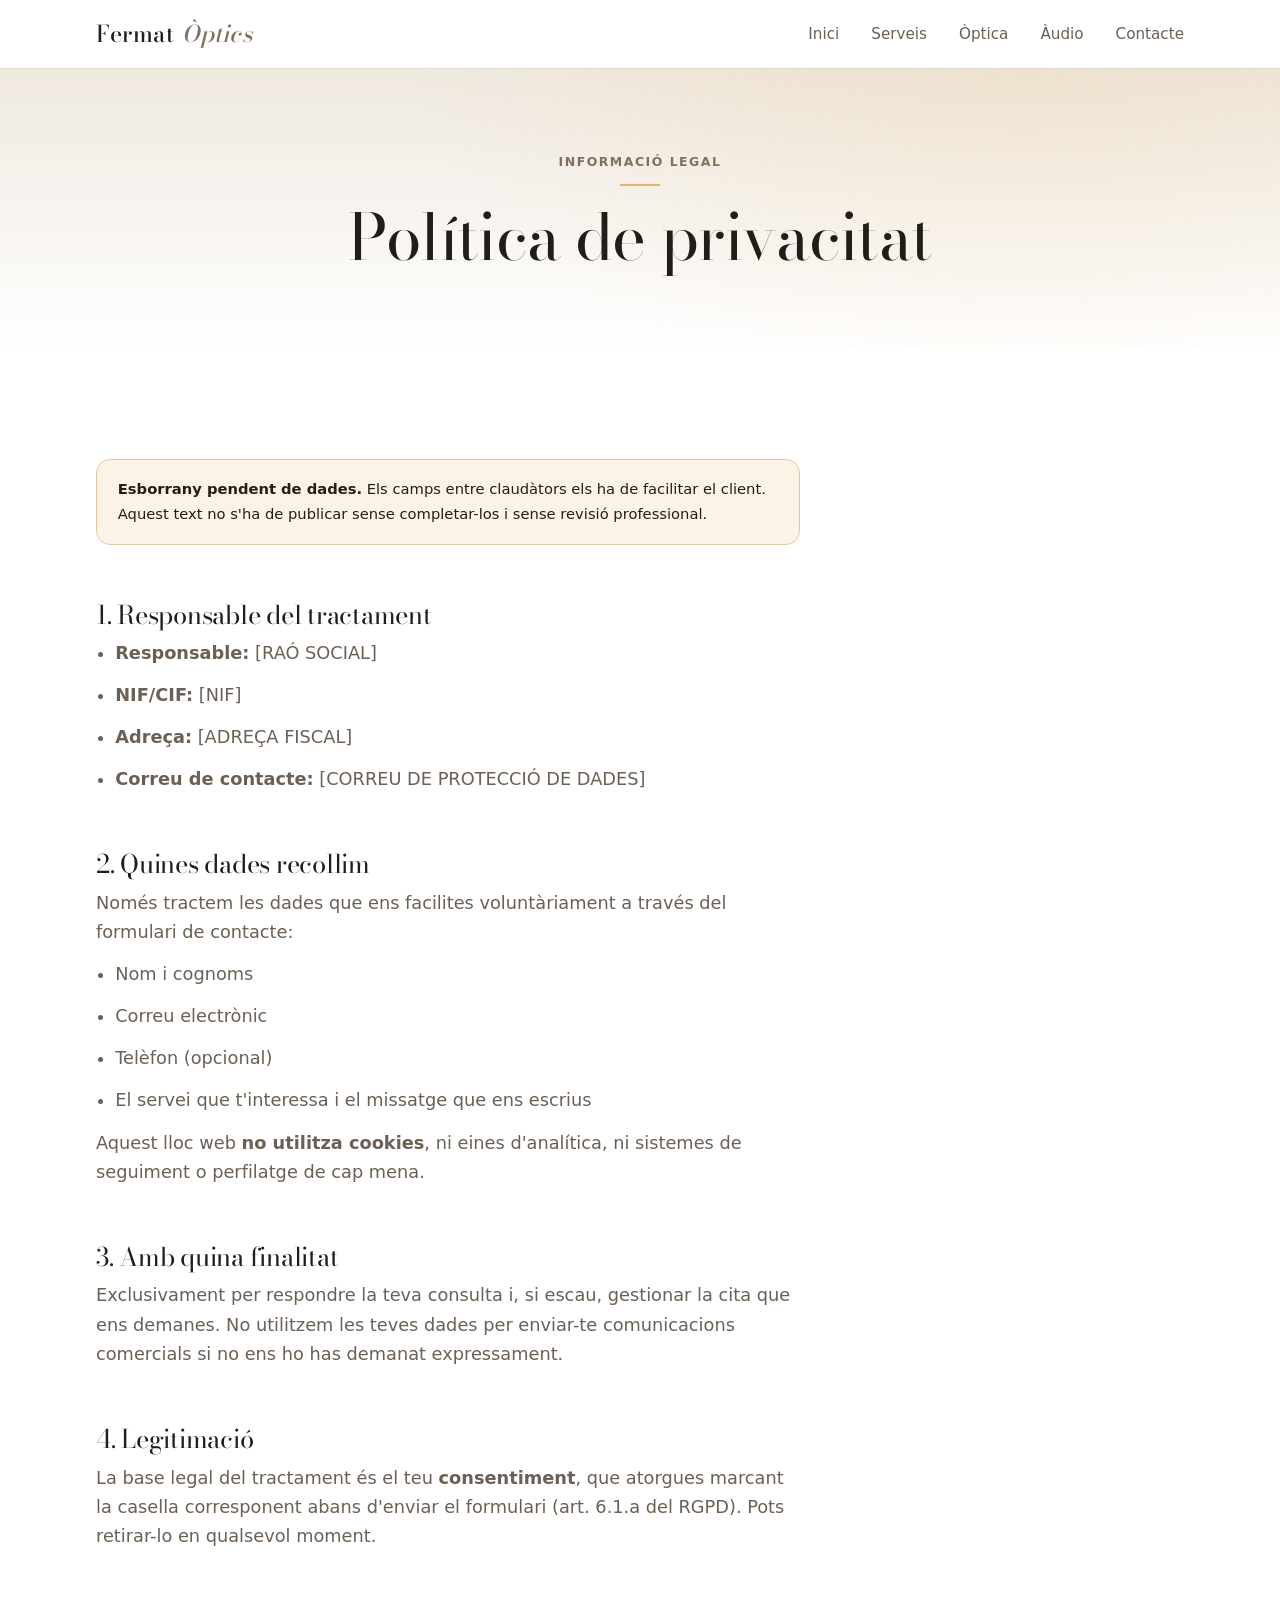
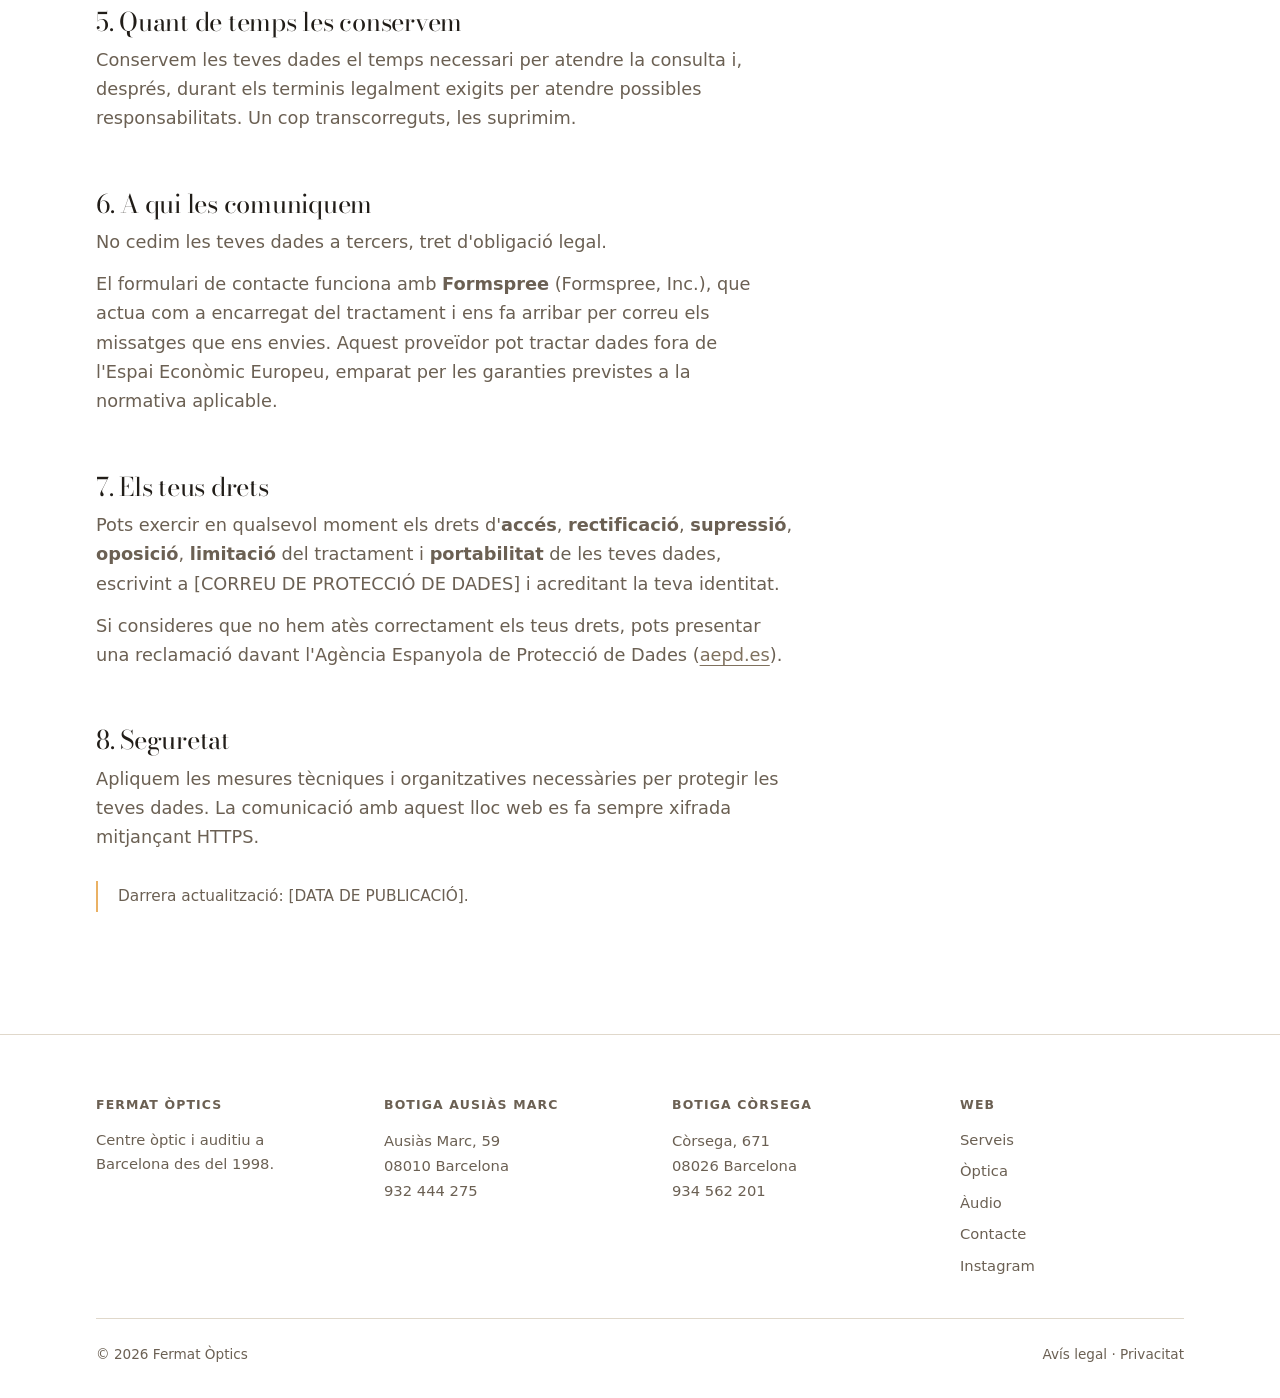
<file: pages/politica-privacitat.html>
<!doctype html>
<html lang="ca">
<head>
<meta charset="utf-8">
<meta name="viewport" content="width=device-width, initial-scale=1">
<title>Política de privacitat · Fermat Òptics</title>
<meta name="description" content="Política de privacitat i tractament de dades personals del lloc web de Fermat Òptics.">
<meta name="robots" content="noindex, follow">
<link rel="canonical" href="https://fermatoptics.com/politica-privacitat.html">
<link rel="icon" href="favicon.svg" type="image/svg+xml">
<link rel="preload" href="../fonts/bodoni-moda-latin.woff2" as="font" type="font/woff2" crossorigin>
<link rel="stylesheet" href="../css/style.css">
</head>
<body>

<a class="salta-nav" href="#principal">Salta al contingut</a>

<header class="capcalera">
  <div class="contenidor capcalera__interior">
    <a class="marca" href="index.html">Fermat <span>Òptics</span></a>

    <nav class="nav--ample" aria-label="Principal">
      <ul class="nav__llista">
        <li><a href="index.html">Inici</a></li>
        <li><a href="serveis.html">Serveis</a></li>
        <li><a href="optica.html">Òptica</a></li>
        <li><a href="audio.html">Àudio</a></li>
        <li><a href="contacte.html">Contacte</a></li>
      </ul>
    </nav>

    <details class="menu">
      <summary aria-label="Obre el menú"></summary>
      <div class="menu__panell">
        <nav aria-label="Principal">
          <ul class="nav__llista">
            <li><a href="index.html">Inici</a></li>
            <li><a href="serveis.html">Serveis</a></li>
            <li><a href="optica.html">Òptica</a></li>
            <li><a href="audio.html">Àudio</a></li>
            <li><a href="contacte.html">Contacte</a></li>
          </ul>
        </nav>
      </div>
    </details>
  </div>
</header>

<main id="principal">

  <section class="portada portada--interior">
    <div class="contenidor">
      <p class="eyebrow">Informació legal</p>
      <h1>Política de privacitat</h1>
    </div>
  </section>

  <section>
    <div class="contenidor">
      <div class="text-llarg">

        <!-- ESBORRANY — no publicar sense completar els camps entre claudàtors
             ni sense revisió d'un professional. -->
        <div class="avis-buit">
          <strong>Esborrany pendent de dades.</strong> Els camps entre claudàtors
          els ha de facilitar el client. Aquest text no s'ha de publicar sense
          completar-los i sense revisió professional.
        </div>

        <h2>1. Responsable del tractament</h2>
        <ul>
          <li><strong>Responsable:</strong> [RAÓ SOCIAL]</li>
          <li><strong>NIF/CIF:</strong> [NIF]</li>
          <li><strong>Adreça:</strong> [ADREÇA FISCAL]</li>
          <li><strong>Correu de contacte:</strong> [CORREU DE PROTECCIÓ DE DADES]</li>
        </ul>

        <h2>2. Quines dades recollim</h2>
        <p>
          Només tractem les dades que ens facilites voluntàriament a través del
          formulari de contacte:
        </p>
        <ul>
          <li>Nom i cognoms</li>
          <li>Correu electrònic</li>
          <li>Telèfon (opcional)</li>
          <li>El servei que t'interessa i el missatge que ens escrius</li>
        </ul>
        <p>
          Aquest lloc web <strong>no utilitza cookies</strong>, ni eines
          d'analítica, ni sistemes de seguiment o perfilatge de cap mena.
        </p>

        <h2>3. Amb quina finalitat</h2>
        <p>
          Exclusivament per respondre la teva consulta i, si escau, gestionar la
          cita que ens demanes. No utilitzem les teves dades per enviar-te
          comunicacions comercials si no ens ho has demanat expressament.
        </p>

        <h2>4. Legitimació</h2>
        <p>
          La base legal del tractament és el teu <strong>consentiment</strong>,
          que atorgues marcant la casella corresponent abans d'enviar el
          formulari (art. 6.1.a del RGPD). Pots retirar-lo en qualsevol moment.
        </p>

        <h2>5. Quant de temps les conservem</h2>
        <p>
          Conservem les teves dades el temps necessari per atendre la consulta i,
          després, durant els terminis legalment exigits per atendre possibles
          responsabilitats. Un cop transcorreguts, les suprimim.
        </p>

        <h2>6. A qui les comuniquem</h2>
        <p>
          No cedim les teves dades a tercers, tret d'obligació legal.
        </p>
        <p>
          El formulari de contacte funciona amb <strong>Formspree</strong>
          (Formspree, Inc.), que actua com a encarregat del tractament i ens fa
          arribar per correu els missatges que ens envies. Aquest proveïdor pot
          tractar dades fora de l'Espai Econòmic Europeu, emparat per les
          garanties previstes a la normativa aplicable.
        </p>

        <h2>7. Els teus drets</h2>
        <p>
          Pots exercir en qualsevol moment els drets d'<strong>accés</strong>,
          <strong>rectificació</strong>, <strong>supressió</strong>,
          <strong>oposició</strong>, <strong>limitació</strong> del tractament i
          <strong>portabilitat</strong> de les teves dades, escrivint a
          [CORREU DE PROTECCIÓ DE DADES] i acreditant la teva identitat.
        </p>
        <p>
          Si consideres que no hem atès correctament els teus drets, pots
          presentar una reclamació davant l'Agència Espanyola de Protecció de
          Dades (<a href="https://www.aepd.es" rel="noopener">aepd.es</a>).
        </p>

        <h2>8. Seguretat</h2>
        <p>
          Apliquem les mesures tècniques i organitzatives necessàries per
          protegir les teves dades. La comunicació amb aquest lloc web es fa
          sempre xifrada mitjançant HTTPS.
        </p>

        <p class="nota">
          Darrera actualització: [DATA DE PUBLICACIÓ].
        </p>

      </div>
    </div>
  </section>

</main>

<footer class="peu">
  <div class="contenidor">
    <div class="peu__graella">
      <div>
        <h4>Fermat Òptics</h4>
        <p style="color:var(--text-suau)">
          Centre òptic i auditiu a Barcelona des del 1998.
        </p>
      </div>
      <div>
        <h4>Botiga Ausiàs Marc</h4>
        <address>
          Ausiàs Marc, 59<br>
          08010 Barcelona<br>
          <a href="tel:+34932444275">932 444 275</a>
        </address>
      </div>
      <div>
        <h4>Botiga Còrsega</h4>
        <address>
          Còrsega, 671<br>
          08026 Barcelona<br>
          <a href="tel:+34934562201">934 562 201</a>
        </address>
      </div>
      <div>
        <h4>Web</h4>
        <ul>
          <li><a href="serveis.html">Serveis</a></li>
          <li><a href="optica.html">Òptica</a></li>
          <li><a href="audio.html">Àudio</a></li>
          <li><a href="contacte.html">Contacte</a></li>
          <li><a href="https://www.instagram.com/fermatoptics/" rel="noopener">Instagram</a></li>
        </ul>
      </div>
    </div>
    <div class="peu__baix">
      <p>© 2026 Fermat Òptics</p>
      <p>
        <a href="avis-legal.html">Avís legal</a> ·
        <a href="politica-privacitat.html">Privacitat</a>
      </p>
    </div>
  </div>
</footer>

</body>
</html>
</file>
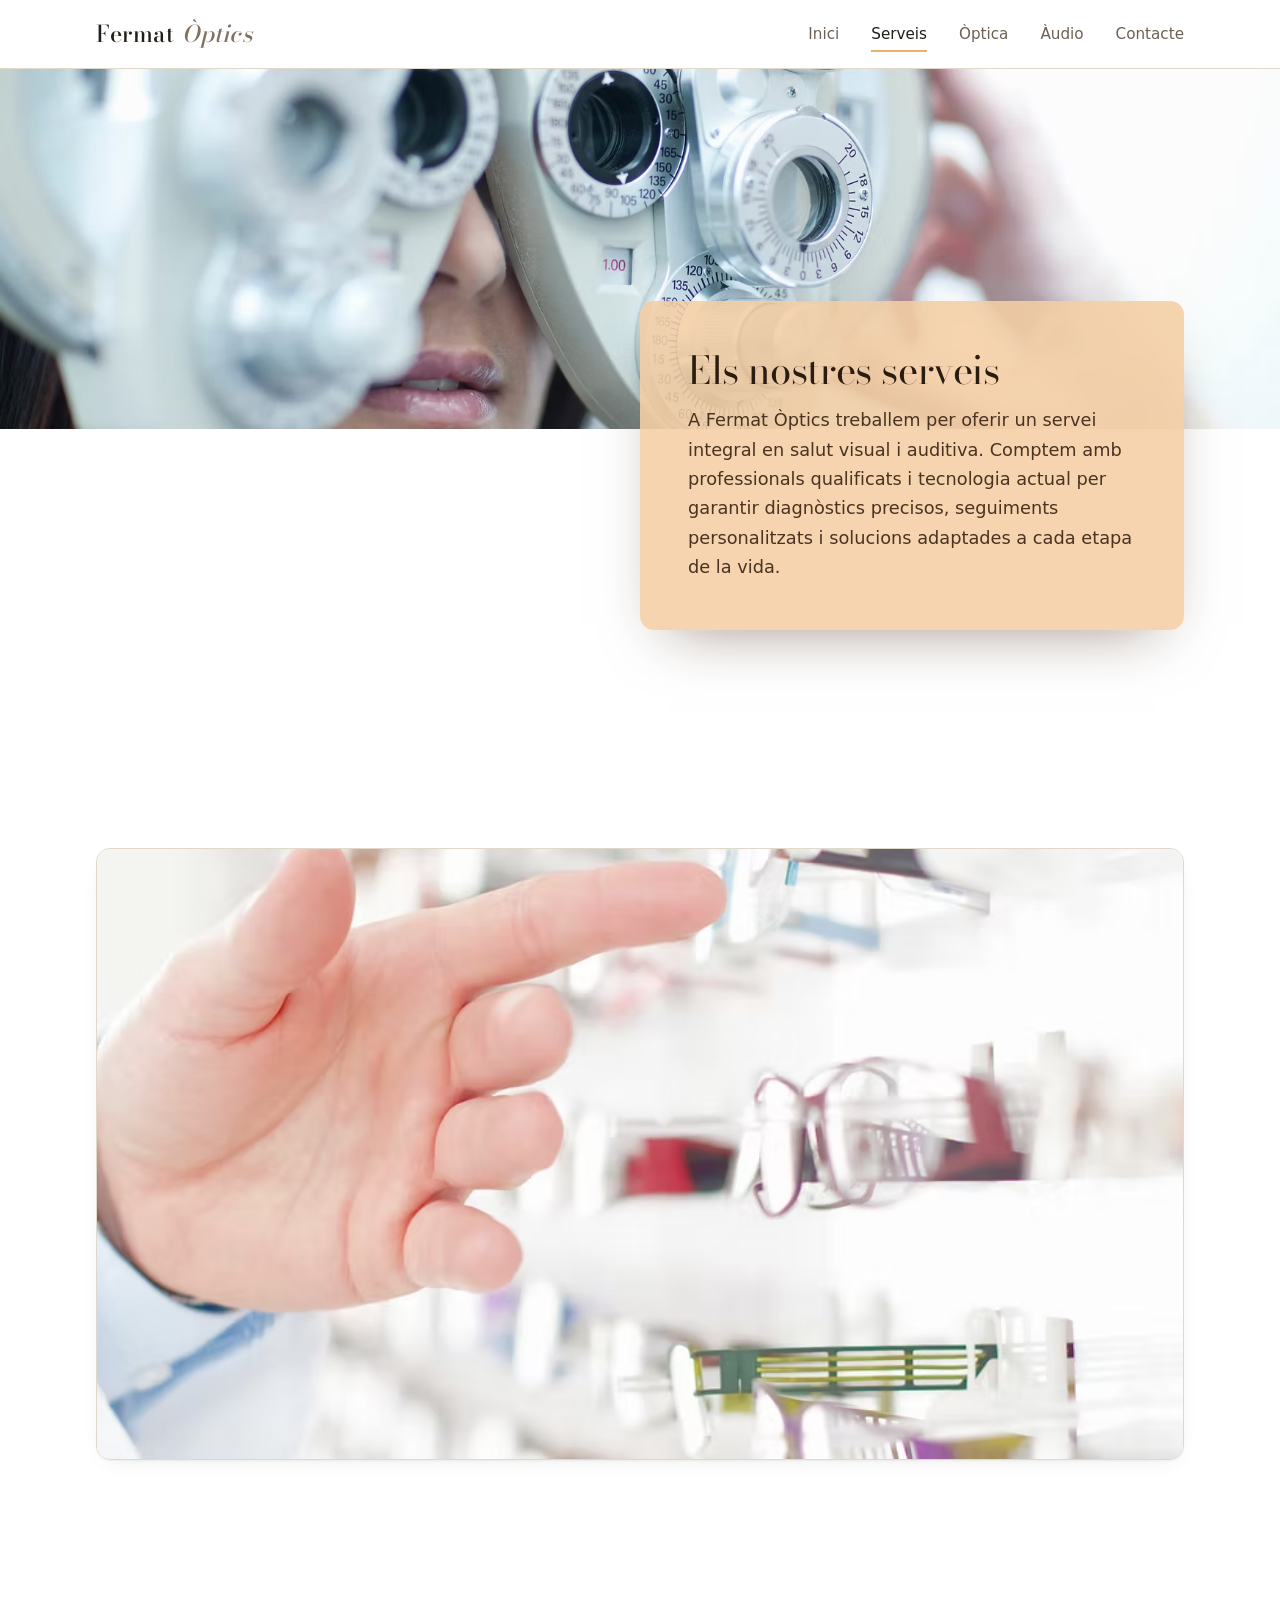
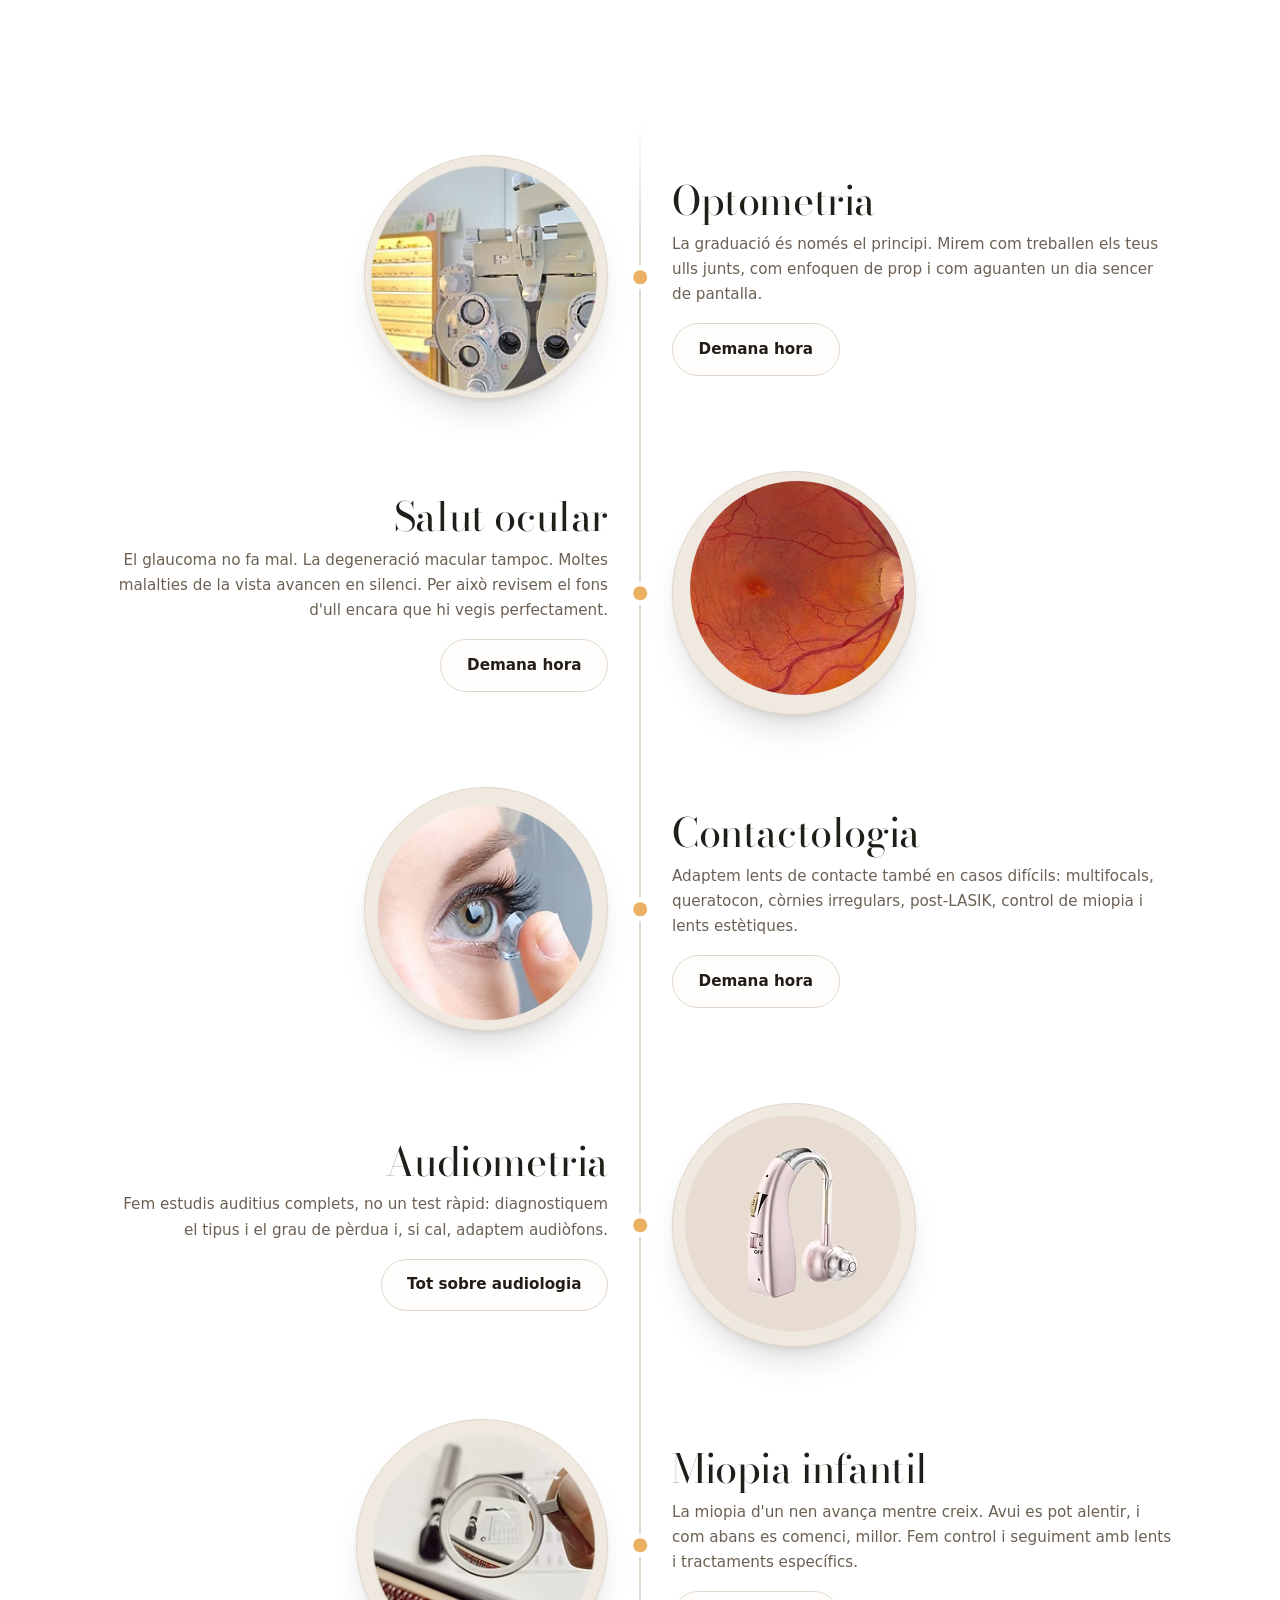
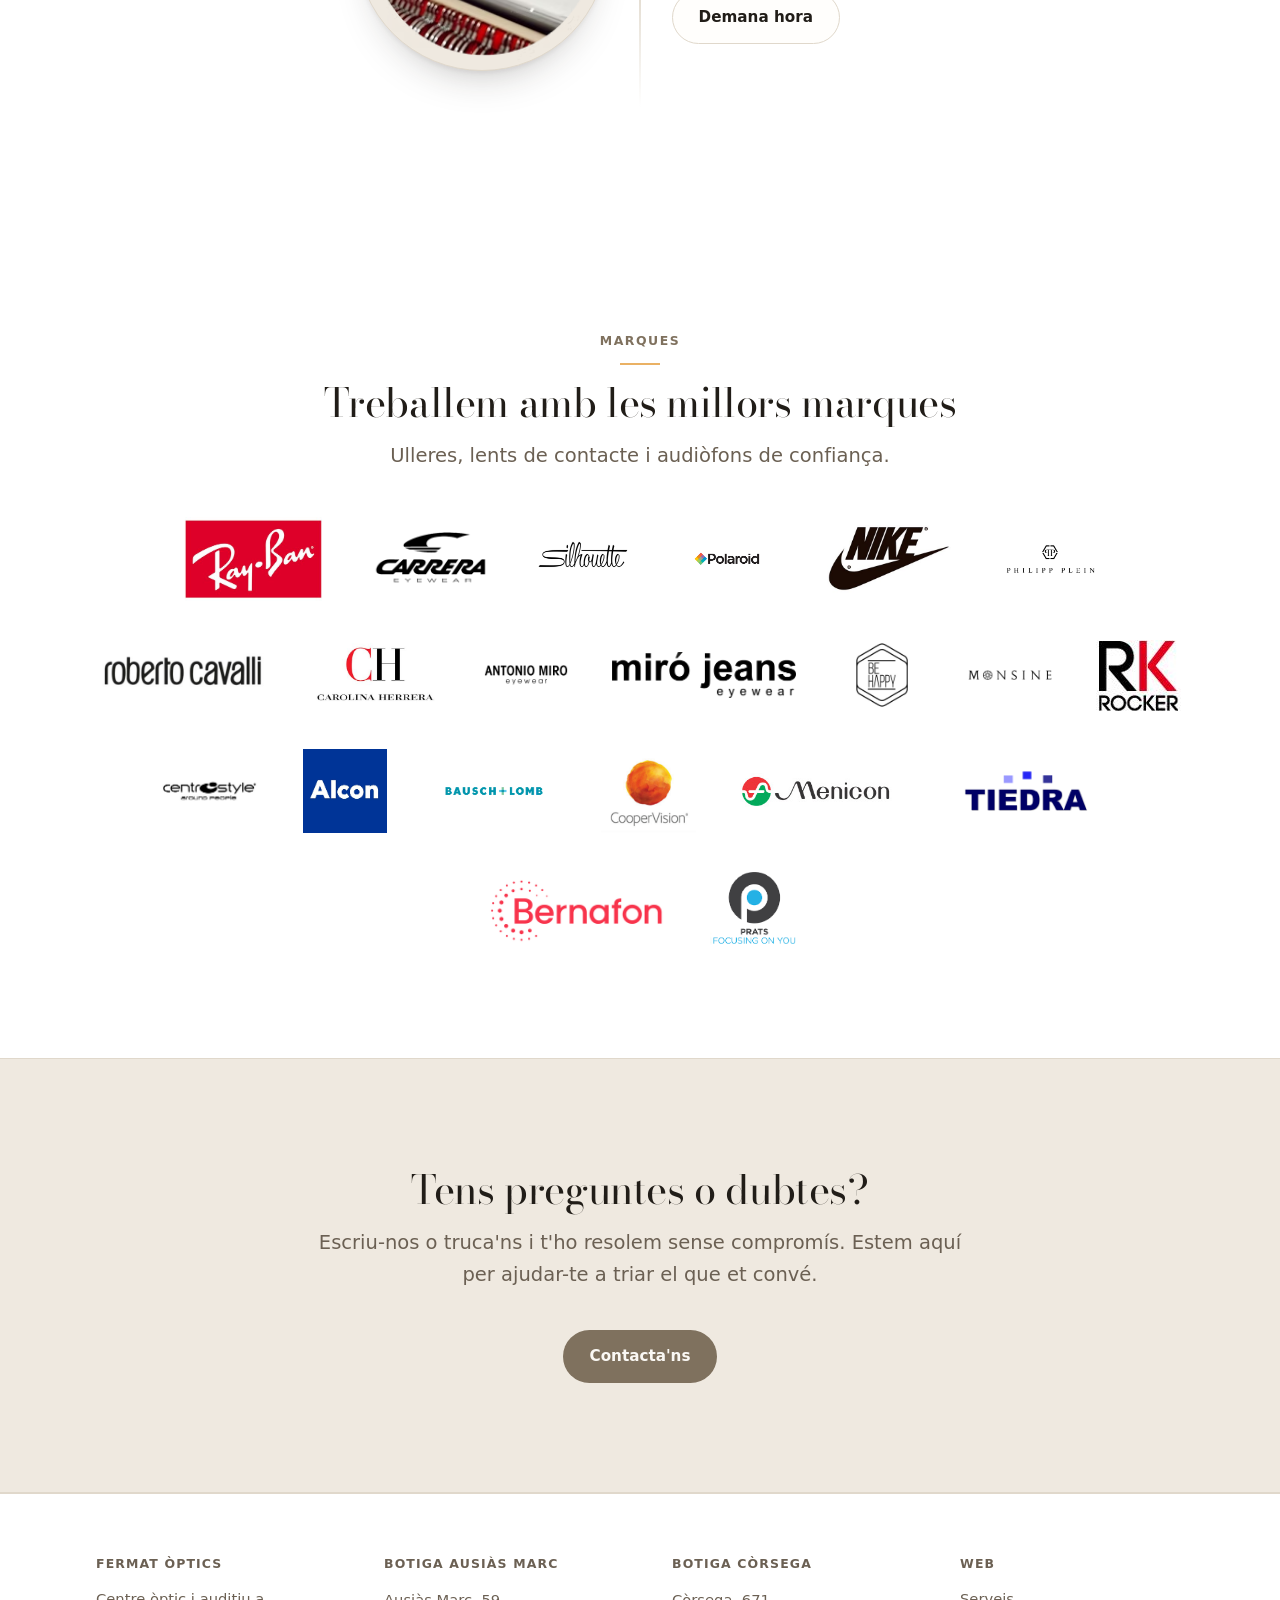
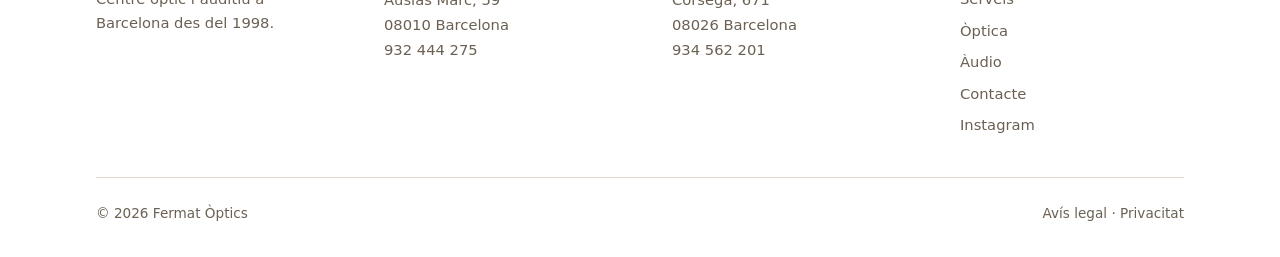
<file: pages/serveis.html>
<!doctype html>
<html lang="ca">
<head>
<meta charset="utf-8">
<meta name="viewport" content="width=device-width, initial-scale=1">
<title>Serveis · Fermat Òptics Barcelona</title>
<meta name="description" content="Optometria, salut ocular, contactologia, control de miopia infantil i audiometria a Barcelona. Revisions completes amb professionals col·legiats.">
<link rel="canonical" href="https://fermatoptics.com/serveis.html">
<meta property="og:title" content="Serveis · Fermat Òptics Barcelona">
<meta property="og:description" content="Optometria, salut ocular, contactologia, miopia infantil i audiometria.">
<meta property="og:type" content="website">
<meta property="og:url" content="https://fermatoptics.com/serveis.html">
<meta property="og:locale" content="ca_ES">
<link rel="icon" href="favicon.svg" type="image/svg+xml">
<link rel="preload" href="../fonts/bodoni-moda-latin.woff2" as="font" type="font/woff2" crossorigin>
<link rel="stylesheet" href="../css/style.css">
</head>
<body>

<a class="salta-nav" href="#principal">Salta al contingut</a>

<header class="capcalera">
  <div class="contenidor capcalera__interior">
    <a class="marca" href="index.html">Fermat <span>Òptics</span></a>

    <nav class="nav--ample" aria-label="Principal">
      <ul class="nav__llista">
        <li><a href="index.html">Inici</a></li>
        <li><a href="serveis.html" aria-current="page">Serveis</a></li>
        <li><a href="optica.html">Òptica</a></li>
        <li><a href="audio.html">Àudio</a></li>
        <li><a href="contacte.html">Contacte</a></li>
      </ul>
    </nav>

    <details class="menu">
      <summary aria-label="Obre el menú"></summary>
      <div class="menu__panell">
        <nav aria-label="Principal">
          <ul class="nav__llista">
            <li><a href="index.html">Inici</a></li>
            <li><a href="serveis.html" aria-current="page">Serveis</a></li>
            <li><a href="optica.html">Òptica</a></li>
            <li><a href="audio.html">Àudio</a></li>
            <li><a href="contacte.html">Contacte</a></li>
          </ul>
        </nav>
      </div>
    </details>
  </div>
</header>

<main id="principal">

  <!-- Hero d'una sola imatge (sense rotació) -->
  <section class="hero hero--una" aria-label="Serveis">
    <img class="hero__slide"
         src="../public/images/fermat/foropter.avif"
         sizes="100vw" width="1745" height="500"
         fetchpriority="high" decoding="async"
         alt="Gabinet d'optometria de Fermat Òptics">
  </section>

  <!-- Caixa taronja translúcida que se solapa amb el hero per la dreta -->
  <section class="serveis-intro">
    <div class="contenidor">
      <div class="caixa-solapa">
        <h1>Els nostres serveis</h1>
        <p>
          A Fermat Òptics treballem per oferir un servei integral en salut
          visual i auditiva. Comptem amb professionals qualificats i tecnologia
          actual per garantir diagnòstics precisos, seguiments personalitzats i
          solucions adaptades a cada etapa de la vida.
        </p>
      </div>
    </div>
  </section>

  <!-- Vídeo rectangular (de moment, foto de mostra amb botó de reproducció) -->
  <section>
    <div class="contenidor">
      <div class="video-rect">
        <!-- Quan hi hagi el vídeo, substituir aquest <img> per:
             <video src="..." poster="..." muted loop playsinline controls></video> -->
        <img src="../public/images/fermat/exploracio.avif"
             sizes="(max-width: 72rem) 92vw, 68rem"
             width="1897" height="474" loading="lazy" decoding="async"
             alt="Mostra del vídeo dels nostres serveis">
        <span class="mosaic__play" aria-hidden="true"></span>
      </div>
    </div>
  </section>

  <!-- Serveis en zigzag (alterna esquerra/dreta amb línia central i nodes) -->
  <section>
    <div class="contenidor">
      <ol class="timeline">

        <li class="tl-item">
          <div class="tl-foto">
            <img src="../public/images/serveis/optometria.avif" width="200" height="200" loading="lazy" decoding="async" alt="Optometria">
          </div>
          <div class="tl-text">
            <h2>Optometria</h2>
            <p class="plom">
              La graduació és només el principi. Mirem com treballen els teus
              ulls junts, com enfoquen de prop i com aguanten un dia sencer de
              pantalla.
            </p>
            <a class="boto boto--buit" href="contacte.html">Demana hora</a>
          </div>
        </li>

        <li class="tl-item">
          <div class="tl-foto">
            <img src="../public/images/serveis/salut-ocular.avif" width="200" height="200" loading="lazy" decoding="async" alt="Salut ocular">
          </div>
          <div class="tl-text">
            <h2>Salut ocular</h2>
            <p class="plom">
              El glaucoma no fa mal. La degeneració macular tampoc. Moltes
              malalties de la vista avancen en silenci. Per això revisem el fons
              d'ull encara que hi vegis perfectament.
            </p>
            <a class="boto boto--buit" href="contacte.html">Demana hora</a>
          </div>
        </li>

        <li class="tl-item">
          <div class="tl-foto">
            <img src="../public/images/serveis/contactologia.avif" width="200" height="200" loading="lazy" decoding="async" alt="Contactologia">
          </div>
          <div class="tl-text">
            <h2>Contactologia</h2>
            <p class="plom">
              Adaptem lents de contacte també en casos difícils: multifocals,
              queratocon, còrnies irregulars, post-LASIK, control de miopia i
              lents estètiques.
            </p>
            <a class="boto boto--buit" href="contacte.html">Demana hora</a>
          </div>
        </li>

        <li class="tl-item">
          <div class="tl-foto">
            <img src="../public/images/serveis/audiometria.avif" width="200" height="200" loading="lazy" decoding="async" alt="Audiometria">
          </div>
          <div class="tl-text">
            <h2>Audiometria</h2>
            <p class="plom">
              Fem estudis auditius complets, no un test ràpid: diagnostiquem el
              tipus i el grau de pèrdua i, si cal, adaptem audiòfons.
            </p>
            <a class="boto boto--buit" href="audio.html">Tot sobre audiologia</a>
          </div>
        </li>

        <li class="tl-item">
          <div class="tl-foto">
            <img src="../public/images/serveis/miopia-infantil.avif" width="200" height="200" loading="lazy" decoding="async" alt="Miopia infantil">
          </div>
          <div class="tl-text">
            <h2>Miopia infantil</h2>
            <p class="plom">
              La miopia d'un nen avança mentre creix. Avui es pot alentir, i com
              abans es comenci, millor. Fem control i seguiment amb lents i
              tractaments específics.
            </p>
            <a class="boto boto--buit" href="contacte.html">Demana hora</a>
          </div>
        </li>

      </ol>
    </div>
  </section>

  <!-- Marques amb què treballem -->
  <section>
    <div class="contenidor">
      <div class="encap">
        <p class="eyebrow">Marques</p>
        <h2>Treballem amb les millors marques</h2>
        <p class="plom">Ulleres, lents de contacte i audiòfons de confiança.</p>
      </div>

      <div class="logos">
        <img src="../public/images/logos/rayban.jpg" alt="Ray-Ban" loading="lazy" decoding="async">
        <img src="../public/images/logos/carrera.png" alt="Carrera" loading="lazy" decoding="async">
        <img src="../public/images/logos/silhouette.png" alt="Silhouette" loading="lazy" decoding="async">
        <img src="../public/images/logos/polaroid.png" alt="Polaroid" loading="lazy" decoding="async">
        <img src="../public/images/logos/nike.jpg" alt="Nike" loading="lazy" decoding="async">
        <img src="../public/images/logos/philipp-plein.png" alt="Philipp Plein" loading="lazy" decoding="async">
        <img src="../public/images/logos/roberto-cavalli.jpg" alt="Roberto Cavalli" loading="lazy" decoding="async">
        <img src="../public/images/logos/carolina-herrera.jpg" alt="Carolina Herrera" loading="lazy" decoding="async">
        <img src="../public/images/logos/antonio-miro.jpg" alt="Antonio Miró" loading="lazy" decoding="async">
        <img src="../public/images/logos/miro-jeans.png" alt="Miró Jeans" loading="lazy" decoding="async">
        <img src="../public/images/logos/be-happy.jpg" alt="Be Happy" loading="lazy" decoding="async">
        <img src="../public/images/logos/monsine.jpg" alt="Monsine" loading="lazy" decoding="async">
        <img src="../public/images/logos/rocker.jpg" alt="Rocker" loading="lazy" decoding="async">
        <img src="../public/images/logos/centrostyle.jpg" alt="Centrostyle" loading="lazy" decoding="async">
        <img src="../public/images/logos/alcon.png" alt="Alcon" loading="lazy" decoding="async">
        <img src="../public/images/logos/bausch-lomb.webp" alt="Bausch + Lomb" loading="lazy" decoding="async">
        <img src="../public/images/logos/coopervision.png" alt="CooperVision" loading="lazy" decoding="async">
        <img src="../public/images/logos/menicon.jpg" alt="Menicon" loading="lazy" decoding="async">
        <img src="../public/images/logos/tiedra.png" alt="Tiedra" loading="lazy" decoding="async">
        <img src="../public/images/logos/bernafon.png" alt="Bernafon" loading="lazy" decoding="async">
        <img src="../public/images/logos/prats.png" alt="Prats" loading="lazy" decoding="async">
      </div>
    </div>
  </section>

  <section class="banda">
    <div class="contenidor">
      <div class="encap">
        <h2>Tens preguntes o dubtes?</h2>
        <p class="plom">
          Escriu-nos o truca'ns i t'ho resolem sense compromís. Estem aquí per
          ajudar-te a triar el que et convé.
        </p>
        <div class="botons" style="justify-content:center">
          <a class="boto boto--ple" href="contacte.html">Contacta'ns</a>
        </div>
      </div>
    </div>
  </section>

</main>

<footer class="peu">
  <div class="contenidor">
    <div class="peu__graella">
      <div>
        <h4>Fermat Òptics</h4>
        <p style="color:var(--text-suau)">
          Centre òptic i auditiu a Barcelona des del 1998.
        </p>
      </div>
      <div>
        <h4>Botiga Ausiàs Marc</h4>
        <address>
          Ausiàs Marc, 59<br>
          08010 Barcelona<br>
          <a href="tel:+34932444275">932 444 275</a>
        </address>
      </div>
      <div>
        <h4>Botiga Còrsega</h4>
        <address>
          Còrsega, 671<br>
          08026 Barcelona<br>
          <a href="tel:+34934562201">934 562 201</a>
        </address>
      </div>
      <div>
        <h4>Web</h4>
        <ul>
          <li><a href="serveis.html">Serveis</a></li>
          <li><a href="optica.html">Òptica</a></li>
          <li><a href="audio.html">Àudio</a></li>
          <li><a href="contacte.html">Contacte</a></li>
          <li><a href="https://www.instagram.com/fermatoptics/" rel="noopener">Instagram</a></li>
        </ul>
      </div>
    </div>
    <div class="peu__baix">
      <p>© 2026 Fermat Òptics</p>
      <p>
        <a href="avis-legal.html">Avís legal</a> ·
        <a href="politica-privacitat.html">Privacitat</a>
      </p>
    </div>
  </div>
</footer>

</body>
</html>
</file>
<file: css/style.css>
/* ==========================================================================
   Fermat Òptics — full stylesheet
   Sense frameworks ni fonts externes. L'únic JavaScript de la web són dues
   funcions curtes dins d'index.html i serveis.html (carrusel de cartells i
   aturar els vídeos a qui ha demanat menys moviment).
   ========================================================================== */

/* --------------------------------------------------------------------------
   0. Tipografia de titulars
   Bodoni Moda, servida des del nostre domini (no des de Google: evita enviar
   la IP dels visitants a un tercer, cosa que a la UE és un problema d'RGPD).
   Subset llatí. És l'únic byte de font que descarreguem.
   -------------------------------------------------------------------------- */

@font-face {
  font-family: "Bodoni Moda";
  src: url("/fonts/bodoni-moda-latin.woff2") format("woff2");
  font-weight: 400 700;
  font-style: normal;
  font-display: swap; /* el text es llegeix des del primer instant */
  unicode-range: U+0000-00FF, U+0131, U+0152-0153, U+02BB-02BC, U+02C6,
    U+02DA, U+02DC, U+0304, U+0308, U+0329, U+2000-206F, U+20AC, U+2122,
    U+2191, U+2193, U+2212, U+2215, U+FEFF, U+FFFD;
}

/* --------------------------------------------------------------------------
   1. Custom properties
   -------------------------------------------------------------------------- */

:root {
  /* Paleta presa de la proposta: crema, taupe càlid i daurat */
  --sorra: #faf8f4;
  --sorra-fonda: #efe9e0;
  --tinta: #211d18;
  --tinta-suau: #6b6053;
  --taupe: #7f715e;
  --taupe-fosc: #5d5344;
  --daurat: #eab164;
  --arena: #a49683;
  --vora: #e0d8cb;
  --superficie: #fffefc;

  --fons: #ffffff;
  --text: var(--tinta);
  --text-suau: var(--tinta-suau);
  --accent: var(--taupe);
  --accent-viu: var(--daurat);

  /* Cos: fonts del sistema, 0 bytes descarregats */
  --font: ui-sans-serif, system-ui, -apple-system, "Segoe UI", Roboto,
    "Helvetica Neue", Arial, sans-serif;
  --font-titol: "Bodoni Moda", ui-serif, Georgia, Cambria, serif;

  /* Ritme vertical */
  --pas: clamp(1rem, 0.6rem + 1.6vw, 1.75rem);
  --buit-seccio: clamp(3.5rem, 2rem + 6vw, 7rem);
  --ample: 68rem;
  --radi: 14px;

  --ombra: 0 1px 2px rgb(33 29 24 / 4%), 0 8px 24px -12px rgb(33 29 24 / 12%);

  /* Fixa l'aspecte clar encara que el sistema estigui en mode fosc */
  color-scheme: light;
}

/* Sense mode fosc: la paleta crema ÉS la identitat de la marca.
   Amb color-scheme fixat, els controls natius (inputs, checkbox, barres de
   desplaçament) es pinten clars encara que el sistema estigui en fosc. */

/* --------------------------------------------------------------------------
   2. Reset
   -------------------------------------------------------------------------- */

*,
*::before,
*::after {
  box-sizing: border-box;
  margin: 0;
}

html {
  -webkit-text-size-adjust: 100%;
  scroll-behavior: smooth;
}

body {
  background: var(--fons);
  color: var(--text);
  font-family: var(--font);
  font-size: clamp(1rem, 0.95rem + 0.2vw, 1.125rem);
  line-height: 1.65;
  min-height: 100svh;
  -webkit-font-smoothing: antialiased;
  text-rendering: optimizeLegibility;
}

img,
svg,
picture {
  display: block;
  max-width: 100%;
  height: auto;
}

button,
input,
select,
textarea {
  font: inherit;
  color: inherit;
}

:focus-visible {
  outline: 3px solid var(--accent-viu);
  outline-offset: 3px;
  border-radius: 3px;
}

/* Respecta qui ha demanat menys moviment al sistema */
@media (prefers-reduced-motion: reduce) {
  html {
    scroll-behavior: auto;
  }
  *,
  *::before,
  *::after {
    animation-duration: 0.01ms !important;
    animation-iteration-count: 1 !important;
    transition-duration: 0.01ms !important;
    scroll-behavior: auto !important;
  }
}

/* Transicions suaus entre pàgines. Natiu, 0 bytes de JS. */
@view-transition {
  navigation: auto;
}

/* --------------------------------------------------------------------------
   3. Tipografia
   -------------------------------------------------------------------------- */

/* Bodoni Moda és de contrast alt: llueix en pes normal i mida gran.
   font-optical-sizing deixa que la variable ajusti el gruix dels traços fins. */
h1,
h2,
h3 {
  font-family: var(--font-titol);
  font-optical-sizing: auto;
  font-weight: 400;
  line-height: 1.12;
  letter-spacing: -0.01em;
  text-wrap: balance;
}

h1 {
  font-size: clamp(2.25rem, 1.3rem + 4vw, 4rem);
}

h2 {
  font-size: clamp(1.6rem, 1.15rem + 2vw, 2.5rem);
}

h3 {
  font-size: clamp(1.2rem, 1.05rem + 0.7vw, 1.45rem);
  font-weight: 500;
}

p {
  text-wrap: pretty;
  max-width: 62ch;
}

a {
  color: var(--accent);
  text-decoration-thickness: 1px;
  text-underline-offset: 0.2em;
}

a:hover {
  text-decoration-thickness: 2px;
}

.plom {
  color: var(--text-suau);
  font-size: 1.1em;
  max-width: 52ch;
}

/* Aire entre paràgrafs seguits i després d'una llista */
.plom + .plom,
.llista-fets + .plom {
  margin-top: 0.9rem;
}

/* --------------------------------------------------------------------------
   4. Layout
   -------------------------------------------------------------------------- */

.contenidor {
  width: min(100% - 2.5rem, var(--ample));
  margin-inline: auto;
}

section {
  padding-block: var(--buit-seccio);
}

.salta-nav {
  position: absolute;
  left: -9999px;
  background: var(--accent);
  color: #fff;
  padding: 0.75rem 1.25rem;
  border-radius: 0 0 var(--radi) 0;
  z-index: 100;
}

.salta-nav:focus {
  left: 0;
  top: 0;
}

/* --------------------------------------------------------------------------
   5. Capçalera i navegació  (menú mòbil amb <details>, sense JS)
   -------------------------------------------------------------------------- */

.capcalera {
  position: sticky;
  top: 0;
  z-index: 50;
  background: #ffffff;
  border-bottom: 1px solid var(--vora);
}

.capcalera__interior {
  display: flex;
  align-items: center;
  justify-content: space-between;
  gap: 1rem;
  min-height: 4.25rem;
}

.marca {
  display: inline-flex;
  align-items: center;
  gap: 0.5rem;
  font-family: var(--font-titol);
  font-optical-sizing: auto;
  font-size: 1.45rem;
  font-weight: 500;
  color: var(--text);
  text-decoration: none;
  letter-spacing: 0.01em;
  white-space: nowrap;
}

.marca__logo {
  height: 3.4rem;
  width: auto;
  flex-shrink: 0;
}

.marca span {
  color: var(--accent);
  font-style: italic;
}

.nav__llista {
  display: flex;
  gap: clamp(1rem, 2.5vw, 2rem);
  list-style: none;
  padding: 0;
  margin: 0;
}

.nav__llista a {
  color: var(--text-suau);
  text-decoration: none;
  font-size: 0.95rem;
  font-weight: 500;
  padding-block: 0.4rem;
  border-bottom: 2px solid transparent;
  transition: color 0.15s, border-color 0.15s;
}

.nav__llista a:hover {
  color: var(--text);
}

.nav__llista a[aria-current="page"] {
  color: var(--text);
  border-bottom-color: var(--accent-viu);
}

/* El desplegable de mòbil */
.menu {
  display: none;
}

.menu > summary {
  list-style: none;
  cursor: pointer;
  padding: 0.5rem;
  margin-right: -0.5rem;
  border-radius: 8px;
  color: var(--text);
}

.menu > summary::-webkit-details-marker {
  display: none;
}

.menu > summary::after {
  content: "";
  display: block;
  width: 24px;
  height: 2px;
  background: currentColor;
  box-shadow: 0 -7px 0 currentColor, 0 7px 0 currentColor;
}

.menu[open] > summary::after {
  box-shadow: none;
  transform: rotate(45deg);
}

.menu[open] > summary {
  position: relative;
}

.menu[open] > summary::before {
  content: "";
  position: absolute;
  top: 50%;
  left: 0.5rem;
  width: 24px;
  height: 2px;
  background: currentColor;
  transform: rotate(-45deg);
}

@media (max-width: 48rem) {
  .nav--ample {
    display: none;
  }

  .menu {
    display: block;
  }

  .menu__panell {
    position: absolute;
    inset-inline: 0;
    top: 100%;
    background: var(--superficie);
    border-bottom: 1px solid var(--vora);
    box-shadow: var(--ombra);
    padding: 0.5rem 1.25rem 1.25rem;
  }

  .menu__panell .nav__llista {
    flex-direction: column;
    gap: 0;
  }

  .menu__panell .nav__llista a {
    display: block;
    padding: 0.9rem 0;
    border-bottom: 1px solid var(--vora);
    font-size: 1.05rem;
  }

  .menu__panell .nav__llista li:last-child a {
    border-bottom: none;
  }
}

/* --------------------------------------------------------------------------
   6. Portada
   -------------------------------------------------------------------------- */

/* --------------------------------------------------------------------------
   Hero rotatori (Inici)
   Fosa encadenada en CSS pur, 0 JS. Cada foto es veu --slide segons.
   Per canviar el ritme, toca --slide. Si canvies el nombre de fotos, ajusta
   --n I les parades del @keyframes (ara pensades per a 3 fotos).
   -------------------------------------------------------------------------- */

.hero {
  --slide: 15s; /* temps que es veu cada foto */
  --n: 3;       /* nombre de fotos */
  position: relative;
  width: 100%;
  aspect-ratio: 3 / 2;
  max-height: 60svh;
  overflow: hidden;
  background: var(--sorra-fonda);
}

@media (min-width: 60rem) {
  .hero {
    aspect-ratio: 32 / 9; /* ben ample i baix en pantalla gran */
    max-height: 62svh;
  }
}

.hero__slide {
  position: absolute;
  inset: 0;
  width: 100%;
  height: 100%;
  object-fit: cover;
  opacity: 0;
  animation: heroFosa calc(var(--slide) * var(--n)) linear infinite;
}

.hero__slide:nth-child(1) { animation-delay: calc(var(--slide) * 0); }
.hero__slide:nth-child(2) { animation-delay: calc(var(--slide) * 1); }
.hero__slide:nth-child(3) { animation-delay: calc(var(--slide) * 2); }

/* Amb 3 fotos: cada una es veu 1/3 del cicle (33,33%). Fosa d'entrada i
   sortida de ~2% (menys d'1 s). Fora d'aquestes transicions l'opacitat és
   constant i el navegador no repinta res: per això consumeix tan poc. */
@keyframes heroFosa {
  0%      { opacity: 0; }
  2%      { opacity: 1; }
  33.333% { opacity: 1; }
  35.333% { opacity: 0; }
  100%    { opacity: 0; }
}

/* Qui ha demanat menys moviment al sistema veu una sola foto fixa */
@media (prefers-reduced-motion: reduce) {
  .hero__slide { animation: none; }
  .hero__slide:nth-child(1) { opacity: 1; }
}

/* Variant d'una sola imatge: sense rotació, sempre visible */
.hero--una .hero__slide {
  animation: none;
  opacity: 1;
}

/* Banner principal de l'Inici: manté la proporció de la imatge a totes les
   amplades perquè el logo no es talli, i canvia de foto cada 10 s. Va després
   del @media de dalt perquè ha de guanyar-li la proporció 32/9. */
.hero--banner {
  --slide: 10s;
  aspect-ratio: 1382 / 396;
  max-height: 62svh;
}

/* --------------------------------------------------------------------------
   Títol a sobre del hero (pàgines interiors)
   El degradat fosc és el que garanteix que el text es llegeixi sigui quina
   sigui la foto: no depèn de la imatge concreta.
   -------------------------------------------------------------------------- */

.hero__caixa {
  position: absolute;
  inset: 0;
  display: grid;
  align-content: center;
  text-align: center;
  background:
    radial-gradient(
      70% 60% at 50% 52%,
      rgb(20 13 6 / 45%),
      transparent 75%
    ),
    linear-gradient(
      to bottom,
      rgb(20 13 6 / 52%),
      rgb(20 13 6 / 38%) 50%,
      rgb(20 13 6 / 60%)
    );
}

/* Amb títol i subtítol a sobre, el hero necessita més alçada que el normal */
.hero--titol {
  aspect-ratio: auto;
  min-height: clamp(24rem, 62svh, 34rem);
  max-height: none;
}

.hero__caixa h1 {
  color: #fff;
  max-width: 18ch;
  margin-inline: auto;
  font-size: clamp(2.4rem, 1.5rem + 4.4vw, 4.5rem);
  text-shadow: 0 2px 22px rgb(0 0 0 / 65%), 0 1px 3px rgb(0 0 0 / 35%);
}

.hero__subtitol {
  color: #fff;
  max-width: 72ch;
  margin: var(--pas) auto 0;
  font-size: clamp(0.9rem, 0.85rem + 0.25vw, 1.05rem);
  line-height: 1.6;
  text-shadow: 0 2px 18px rgb(0 0 0 / 60%), 0 1px 3px rgb(0 0 0 / 35%);
}

.hero__caixa .eyebrow {
  color: #fff;
  text-shadow: 0 1px 10px rgb(0 0 0 / 45%);
}

.hero__caixa .eyebrow::after {
  margin-inline: auto;
}

/* Caixa taronja translúcida que se solapa amb el hero per la dreta.
   La meitat de dalt queda sobre la imatge; la de baix, sota. */
.serveis-intro {
  padding-block: 0;
}

.caixa-solapa {
  position: relative;
  z-index: 2;
  margin-left: auto; /* alineada a la dreta */
  max-width: 34rem;
  margin-top: clamp(-8rem, -12vw, -4.5rem); /* puja per solapar el hero */
  margin-bottom: var(--buit-seccio);
  /* Taronja fluix semitransparent. Sense backdrop-filter: desenfocar el que
     hi ha a sota d'una caixa gran s'ha de recalcular a cada fotograma i és
     una de les coses que fa saltar l'scroll. */
  background: rgb(244 207 164 / 88%);
  color: #3a2717;
  padding: clamp(1.75rem, 4vw, 3rem);
  border-radius: var(--radi);
  box-shadow: 0 24px 60px -30px rgb(60 30 10 / 55%);
}

.caixa-solapa h1 {
  color: #2a1c10;
  margin-bottom: 0.9rem;
  font-size: clamp(1.6rem, 1.2rem + 2vw, 2.4rem);
}

.caixa-solapa p {
  color: #4a3320;
  max-width: none;
}

@media (max-width: 48rem) {
  .caixa-solapa {
    margin-top: clamp(-4rem, -10vw, -2rem); /* menys solapament al mòbil */
    max-width: none;
  }
}

/* Vídeo rectangular */
.video-rect {
  position: relative;
  aspect-ratio: 16 / 9;
  overflow: hidden;
  border-radius: var(--radi);
  border: 1px solid var(--vora);
  box-shadow: var(--ombra);
}

/* Variant a sang: ocupa tota l'amplada de la pantalla i és més baixa.
   padding-block: 0 perquè, sent un <section>, no hi hagi el buit habitual. */
.video-rect--sang {
  width: 100%;
  aspect-ratio: 1897 / 500;
  padding-block: 0;
  border: 0;
  border-radius: 0;
  box-shadow: none;
  background: var(--sorra-fonda);
}

@media (max-width: 48rem) {
  .video-rect--sang {
    aspect-ratio: 16 / 9;
  }
}

.video-rect img,
.video-rect video {
  width: 100%;
  height: 100%;
  object-fit: cover;
}

/* --------------------------------------------------------------------------
   Serveis en zigzag amb aparença de línia del temps
   Alterna foto/text i té una línia central amb un node per cada servei.
   -------------------------------------------------------------------------- */

/* --------------------------------------------------------------------------
   Passos numerats (Com ho fem)
   Sense caixes: un filet a dalt, el número en serif daurat i el text a sota.
   -------------------------------------------------------------------------- */

.passos {
  list-style: none;
  padding: 0;
  margin-top: calc(var(--pas) * 1.8);
  display: grid;
  gap: clamp(1.75rem, 1rem + 2.5vw, 3rem);
  grid-template-columns: repeat(auto-fit, minmax(min(13rem, 100%), 1fr));
}

.pas {
  border-top: 1px solid var(--vora);
  padding-top: 1.1rem;
}

.pas__num {
  display: block;
  font-family: var(--font-titol);
  font-size: 1.9rem;
  line-height: 1;
  color: var(--daurat);
  margin-bottom: 0.75rem;
}

.pas h3 {
  margin-bottom: 0.4rem;
}

.pas p {
  color: var(--text-suau);
  font-size: 0.95rem;
}

/* --------------------------------------------------------------------------
   Full taronja: la llista de serveis presentada com un document
   -------------------------------------------------------------------------- */

.full-taronja {
  position: relative;
  z-index: 1;
  /* Puja i se solapa amb el vídeo de sobre */
  margin-top: calc(clamp(2rem, 6vw, 5.5rem) * -1);
  /* Taronja translúcid: es veu el que hi ha a sota. Sense backdrop-filter:
     desenfocar el fons d'un bloc tan gran, i a sobre d'un vídeo, obliga el
     navegador a recalcular-ho a cada fotograma i fa saltar l'scroll. */
  background: rgb(240 184 132 / 78%);
  border: 1px solid rgb(255 255 255 / 45%);
  border-radius: 8px; /* cantonades gairebé rectes, com un full */
  padding: clamp(1.5rem, 0.8rem + 3vw, 3.25rem) clamp(1rem, 0.4rem + 3vw, 2.75rem);
  box-shadow: 0 2px 6px rgb(42 28 18 / 10%), 0 34px 70px -40px rgb(42 28 18 / 55%);
  color: #2a1c12;
}

.full-taronja .timeline {
  margin-top: 0;
}

/* Sobre el taronja, la línia i els nodes han de ser clars, no de color vora */
.full-taronja .timeline::before {
  background: linear-gradient(
    transparent,
    rgb(255 255 255 / 55%) 8%,
    rgb(255 255 255 / 55%) 92%,
    transparent
  );
}

.full-taronja .tl-item::before {
  background: var(--sorra);
  box-shadow: 0 0 0 5px rgb(240 184 132 / 90%);
}

.full-taronja .tl-text h2 {
  color: #1f1409;
}

.full-taronja .tl-text .plom {
  color: #4a3220;
}

.full-taronja .tl-foto {
  background: rgb(255 255 255 / 45%);
  border-color: rgb(255 255 255 / 60%);
}

.timeline {
  list-style: none;
  margin: calc(var(--pas) * 1.5) 0 0;
  padding: 0;
  position: relative;
  counter-reset: servei;
}

/* Línia vertical central, amb degradat que s'esvaeix als extrems */
.timeline::before {
  content: "";
  position: absolute;
  top: 0;
  bottom: 0;
  left: 50%;
  width: 2px;
  background: linear-gradient(
    var(--fons),
    var(--vora) 8%,
    var(--vora) 92%,
    var(--fons)
  );
  transform: translateX(-50%);
}

.tl-item {
  position: relative;
  display: grid;
  grid-template-columns: 1fr 1fr;
  align-items: center;
  column-gap: clamp(2rem, 5vw, 4rem);
  padding-block: clamp(1.25rem, 3vw, 2.25rem);
}

/* Node sobre la línia (sense número) */
.tl-item::before {
  content: "";
  position: absolute;
  left: 50%;
  top: 50%;
  width: 0.85rem;
  height: 0.85rem;
  border-radius: 50%;
  background: var(--daurat);
  box-shadow: 0 0 0 5px var(--fons); /* separa el node de la línia */
  transform: translate(-50%, -50%);
  z-index: 1;
}

.tl-foto {
  border-radius: 50%; /* rodona: els icones de servei són circulars */
  overflow: hidden;
  max-width: 16rem;
  aspect-ratio: 1;
  background: var(--sorra-fonda);
  border: 1px solid var(--vora);
  box-shadow: 0 2px 4px rgb(33 29 24 / 5%), 0 22px 45px -28px rgb(33 29 24 / 42%);
}

.tl-foto img {
  width: 100%;
  height: 100%;
  aspect-ratio: 1;
  object-fit: cover;
  display: block;
  transition: transform 0.5s ease;
}

.tl-foto:hover img {
  transform: scale(1.05);
}

.tl-text h2 {
  margin-bottom: 0.5rem;
}

.tl-text .plom {
  color: var(--text-suau);
  font-size: 0.95rem;
}

.tl-text .boto {
  margin-top: 1rem;
}

/* Les fotos s'arramben cap a la línia central */
.tl-foto {
  margin-left: auto;
}

.tl-item:nth-child(even) .tl-foto {
  margin-left: 0;
  margin-right: auto;
}

/* Zigzag: als parells s'inverteix (foto a la dreta, text a l'esquerra) */
.tl-item:nth-child(even) .tl-foto {
  order: 2;
}

.tl-item:nth-child(even) .tl-text {
  text-align: right;
}

.tl-item:nth-child(even) .tl-text .plom {
  margin-left: auto; /* que el text curt quedi arrambat a la dreta */
}

/* Mòbil: una sola columna, línia a l'esquerra, foto a dalt i text a sota */
@media (max-width: 48rem) {
  .timeline::before {
    left: 1rem;
  }
  .tl-item {
    grid-template-columns: 1fr;
    row-gap: 1.25rem;
    padding-left: 3rem;
    padding-block: 1.75rem;
  }
  .tl-item::before {
    left: 1rem;
    width: 2.2rem;
    height: 2.2rem;
    font-size: 0.85rem;
  }
  .tl-item:nth-child(even) .tl-foto {
    order: 0; /* al mòbil sempre foto a dalt */
  }
  .tl-item:nth-child(even) .tl-text {
    text-align: left;
  }
  .tl-item:nth-child(even) .tl-text .plom {
    margin-left: 0;
  }
  /* Al mòbil el número gran del node ja fa d'etiqueta; amaguem la petita */
  .tl-text h2::before {
    display: none;
  }
}

.portada {
  padding-block: clamp(3rem, 2rem + 5vw, 6rem);
  background:
    radial-gradient(
      60rem 38rem at 80% -20%,
      color-mix(in srgb, var(--daurat) 16%, transparent),
      transparent 65%
    ),
    linear-gradient(var(--sorra-fonda), var(--fons));
}


.portada h1 {
  max-width: 14ch;
}

.portada .plom {
  margin-top: var(--pas);
}

.eyebrow {
  display: inline-block;
  font-size: 0.78rem;
  font-weight: 600;
  letter-spacing: 0.12em;
  text-transform: uppercase;
  color: var(--accent);
  margin-bottom: 1rem;
}

/* Filet daurat sota l'eyebrow */
.eyebrow::after {
  content: "";
  display: block;
  width: 2.5rem;
  height: 2px;
  background: var(--daurat);
  margin-top: 0.7rem;
}

/* Variant alineada a l'esquerra del mateix encapçalament */
.encap.encap--esquerra {
  text-align: left;
  margin-inline: 0;
  max-width: none;
}

.encap--esquerra .plom,
.encap--esquerra .eyebrow::after {
  margin-inline: 0;
}

/* Sense límit d'amplada: la frase d'entrada cap en una sola línia */
.encap--esquerra .plom {
  max-width: none;
}

/* Encapçalament de secció centrat */
.encap {
  text-align: center;
  margin-inline: auto;
  max-width: 44rem;
}

.encap .plom {
  margin-inline: auto;
  margin-top: 0.9rem;
}

.encap .eyebrow::after {
  margin-inline: auto;
}

/* Capçalera de pàgina interior: mateixa família, sense foto */
.portada--interior {
  padding-block: clamp(2.5rem, 2rem + 3.5vw, 5rem);
  text-align: center;
}

.portada--interior h1 {
  max-width: 18ch;
  margin-inline: auto;
}

.portada--interior .plom {
  margin-inline: auto;
  margin-top: var(--pas);
}

.portada--interior .eyebrow::after {
  margin-inline: auto;
}

.portada--interior .botons {
  justify-content: center;
}

/* Portada amb text ample i petit, i poc aire a sota: pensada per quan just
   després hi ha contingut que ha de quedar a prop (Contacte). */
.portada--ampla {
  padding-block: clamp(2.25rem, 1.8rem + 2vw, 3.5rem) clamp(1.25rem, 1rem + 1vw, 2rem);
}

.portada--ampla .plom {
  max-width: 76ch;
  font-size: 0.95rem;
}

/* Secció que arrenca just sota la portada, sense el buit habitual */
.seccio--arran {
  padding-top: clamp(0.5rem, 0.25rem + 1vw, 1.25rem);
}

/* Intro d'Inici: títol i text més petits que la resta de la web */
.portada--intro h1 {
  font-size: clamp(1.5rem, 1.2rem + 1.6vw, 2.25rem);
  max-width: none;
}

.portada--intro .plom {
  font-size: 1rem;
  max-width: none;
}

.portada--intro .plom + .plom {
  margin-top: 1rem;
}

/* Els 3 paràgrafs en fila (3 columnes), text a l'esquerra */
.intro-cols {
  display: grid;
  gap: clamp(1.5rem, 3vw, 2.75rem);
  margin-top: calc(var(--pas) * 1.4);
  text-align: left;
}

@media (min-width: 48rem) {
  .intro-cols {
    grid-template-columns: repeat(3, 1fr);
  }
}

.intro-cols p {
  color: var(--text-suau);
  font-size: 1.05rem;
  line-height: 1.85;
  max-width: none;
}

/* Frase de tancament, en Bodoni cursiva, centrada. Ampla per cabre en 2 línies */
.intro-tanca {
  font-family: var(--font-titol);
  font-optical-sizing: auto;
  font-style: italic;
  font-size: clamp(1.2rem, 1rem + 1.1vw, 1.7rem);
  line-height: 1.4;
  text-align: center;
  text-wrap: balance;
  max-width: 46ch;
  margin: calc(var(--pas) * 1.8) auto 0;
  color: var(--accent);
}

/* Franja de foto alargada, a tota amplada.
   Ràtio ajustada a la imatge (1897x594 ≈ 3.2) perquè es vegi sencera.
   padding:0 treu les bandes de color que deixava el padding de <section>. */
.faixa-foto {
  width: 100%;
  aspect-ratio: 1897 / 594;
  overflow: hidden;
  padding: 0;
  background: var(--sorra-fonda);
}

.faixa-foto img {
  width: 100%;
  height: 100%;
  object-fit: cover;
}

/* --------------------------------------------------------------------------
   Franja de cartells rotatoris (Inici)
   Per defecte la rotació la fa el CSS: 3 cartells, 10 s cadascun. Si hi ha
   JavaScript, el <section> rep data-js, el CSS deixa de animar i el control
   passa a la classe .es-veu (així la fletxa pot canviar de cartell).
   -------------------------------------------------------------------------- */

.faixa-slider {
  position: relative;
}

.faixa-slider__foto {
  position: absolute;
  inset: 0;
  opacity: 0;
  animation: faixaFosa 30s linear infinite; /* 3 cartells x 10 s */
}

.faixa-slider__foto:nth-of-type(1) { animation-delay: 0s; }
.faixa-slider__foto:nth-of-type(2) { animation-delay: 10s; }
.faixa-slider__foto:nth-of-type(3) { animation-delay: 20s; }

@keyframes faixaFosa {
  0%      { opacity: 0; }
  3%      { opacity: 1; }
  33.333% { opacity: 1; }
  36.333% { opacity: 0; }
  100%    { opacity: 0; }
}

/* Mode amb JavaScript: mana la classe, no l'animació */
.faixa-slider[data-js] .faixa-slider__foto {
  animation: none;
  transition: opacity 0.6s ease;
}

.faixa-slider[data-js] .faixa-slider__foto.es-veu {
  opacity: 1;
}

/* Fletxes per passar de cartell (només tenen sentit amb JS) */
.faixa-slider__fletxa {
  display: none;
}

.faixa-slider[data-js] .faixa-slider__fletxa {
  display: grid;
  place-items: center;
  position: absolute;
  top: 50%;
  transform: translateY(-50%);
  width: 2.6rem;
  height: 2.6rem;
  padding: 0;
  border: 1px solid rgb(255 255 255 / 60%);
  border-radius: 50%;
  background: rgb(31 20 9 / 30%);
  color: #fff;
  cursor: pointer;
}

.faixa-slider__fletxa--enrere { left: clamp(0.6rem, 2vw, 1.5rem); }
.faixa-slider__fletxa--endavant { right: clamp(0.6rem, 2vw, 1.5rem); }

.faixa-slider__fletxa:hover {
  background: rgb(31 20 9 / 50%);
}

/* Qui ha demanat menys moviment veu només el primer cartell */
@media (prefers-reduced-motion: reduce) {
  .faixa-slider:not([data-js]) .faixa-slider__foto { animation: none; }
  .faixa-slider:not([data-js]) .faixa-slider__foto:nth-of-type(1) { opacity: 1; }
}

/* Banda taronja: foto a l'esquerra, text a la dreta */
.banda-taronja {
  --taronja: #e0955f;
  background: linear-gradient(135deg, #e6a06a, #d9834e);
  color: #2a1c12;
}

.banda-taronja .duo {
  align-items: center;
}

/* La imatge d'aquest bloc és vertical: la mostrem sencera, sense retallar */
.banda-taronja .duo__foto img {
  aspect-ratio: auto;
  height: auto;
}

.banda-taronja h2 {
  color: #1f1409;
  font-size: clamp(1.25rem, 1.05rem + 1vw, 1.6rem);
  margin-bottom: 1.1rem; /* espai entre el títol i el primer paràgraf */
}

.banda-taronja .plom {
  color: #3d2a1c;
  font-size: 0.875rem;
  text-align: justify;
  hyphens: auto; /* evita els forats grans entre paraules al justificar */
}

/* Espai entre paràgrafs consecutius d'aquest bloc */
.banda-taronja .plom + .plom {
  margin-top: 0.9rem;
}

.banda-taronja .duo__foto {
  border-color: rgb(255 255 255 / 35%);
  box-shadow: 0 20px 45px -25px rgb(42 28 18 / 55%);
}

/* Botó clar perquè ressalti sobre el taronja */
.banda-taronja .boto--ple {
  background: var(--sorra);
  color: #2a1c12;
}

.banda-taronja .boto--ple:hover {
  background: #fff;
}


/* --------------------------------------------------------------------------
   Mosaic 2x2 (Inici): cita · foto-parallax / vídeo · cita
   -------------------------------------------------------------------------- */

.mosaic {
  display: grid;
  grid-template-columns: 1fr 1fr;
  padding-block: 0; /* a sang: sense el marge gran de <section> */
}

/* Cel·les una mica menys altes que un quadrat: així el vídeo (16/9) hi cap
   gairebé sencer i quasi no queden franges de fons a sobre i a sota. */
.mosaic__cel {
  aspect-ratio: 3 / 2;
}

/* Cel·les de text */
.mosaic__cel--text {
  display: grid;
  place-items: center;
  padding: clamp(1.5rem, 4vw, 3.5rem);
  background: var(--sorra-fonda);
  text-align: center;
}

.mosaic__cel--so {
  background: var(--taupe);
}

.mosaic__cel--so .mosaic__cita {
  color: var(--sorra);
}

.mosaic__cita {
  margin: 0;
  font-family: var(--font-titol);
  font-optical-sizing: auto;
  text-transform: uppercase;
  letter-spacing: 0.04em;
  font-size: clamp(1rem, 0.75rem + 1.25vw, 1.65rem);
  line-height: 1.4;
  text-wrap: balance;
  max-width: 20ch;
  color: var(--text);
}

/* Foto amb paral·laxi.
   La imatge és més alta que la cel·la i el JS la desplaça amb transform, que
   el navegador resol a la GPU. Abans es feia amb background-attachment: fixed,
   que obliga a repintar a cada fotograma i encallava l'scroll de tota la
   pàgina. Sense JavaScript, la foto es queda quieta i centrada. */
.mosaic__foto {
  position: relative;
  overflow: hidden;
  background: var(--sorra-fonda);
}

.mosaic__foto img {
  position: absolute;
  left: 0;
  top: -12%;
  width: 100%;
  height: 124%;
  object-fit: cover;
  will-change: transform;
}

@media (prefers-reduced-motion: reduce) {
  .mosaic__foto img {
    transform: none !important;
  }
}

/* Vídeo (o foto de mostra) */
.mosaic__video {
  position: relative;
  overflow: hidden;
}

.mosaic__video img,
.mosaic__video video {
  width: 100%;
  height: 100%;
  object-fit: cover;
}

/* Ara que la cel·la és 3/2, el vídeo (16/9) omple tot l'espai amb un retall
   petit als laterals (~16%): prou per no deixar franges i sense que sembli
   que està ampliat. */
.mosaic__video video {
  object-fit: cover;
  background: var(--sorra-fonda);
}

/* Mòbil: el mosaic s'apila en una columna */
@media (max-width: 48rem) {
  .mosaic {
    grid-template-columns: 1fr;
  }
}

/* --------------------------------------------------------------------------
   Tira de logos de marques
   -------------------------------------------------------------------------- */

.logos {
  display: flex;
  flex-wrap: wrap;
  justify-content: center; /* centra cada fila, també l'última incompleta */
  align-items: center;
  gap: 2rem 2.75rem;
  margin-top: calc(var(--pas) * 1.6);
}

.logos img {
  max-width: 11.5rem;
  max-height: 5.25rem;
  width: auto;
  height: auto;
  object-fit: contain;
}

/* --------------------------------------------------------------------------
   Crida a l'acció: quadrat taronja suau, centrat
   -------------------------------------------------------------------------- */

.crida {
  position: relative;
  overflow: hidden;
  max-width: 44rem;
  margin-inline: auto;
  background: linear-gradient(135deg, #f7d5aa 0%, #eebd85 100%);
  color: #3a2717;
  border: 1px solid rgb(160 90 30 / 14%);
  border-radius: 22px;
  padding: clamp(2rem, 4vw, 3rem);
  text-align: center;
  box-shadow: 0 24px 55px -30px rgb(120 70 30 / 50%);
}

/* Brillo decoratiu suau a una cantonada */
.crida::before {
  content: "";
  position: absolute;
  top: -45%;
  right: -12%;
  width: 18rem;
  height: 18rem;
  background: radial-gradient(circle, rgb(255 255 255 / 45%), transparent 70%);
  pointer-events: none;
}

.crida > * {
  position: relative; /* per sobre del brillo */
}

.crida .eyebrow {
  color: #7a4a1c;
}

.crida .eyebrow::after {
  background: #7a4a1c;
  margin-inline: auto;
}

.crida h2 {
  color: #2a1c10;
  font-size: clamp(1.5rem, 1.2rem + 1.4vw, 2.1rem);
  margin-bottom: 0.9rem;
}

.crida p {
  color: #4a3320;
  font-size: 0.95rem;
  max-width: none;
  margin-inline: auto;
}

.crida p + p {
  margin-top: 0.9rem;
}

.crida .botons {
  justify-content: center;
  margin-top: 1.25rem;
}

/* La secció de la crida ocupa menys alçada */
.crida-seccio {
  padding-block: clamp(1rem, 0.5rem + 1.2vw, 2rem);
}

/* Llista de fets, amb filet daurat en comptes de bola */
.llista-fets {
  list-style: none;
  padding: 0;
  margin-top: var(--pas);
  display: grid;
  gap: 0.65rem;
  max-width: 52ch;
}

.llista-fets li {
  position: relative;
  padding-left: 1.5rem;
  color: var(--text-suau);
}

.llista-fets li::before {
  content: "";
  position: absolute;
  left: 0;
  top: 0.72em;
  width: 0.7rem;
  height: 2px;
  background: var(--daurat);
}

.llista-fets strong {
  color: var(--text);
  font-weight: 600;
}

/* Blocs alterns foto + text */
.duo__foto {
  border-radius: var(--radi);
  overflow: hidden;
  border: 1px solid var(--vora);
  box-shadow: var(--ombra);
}

.duo__foto img {
  width: 100%;
  aspect-ratio: 4 / 3;
  object-fit: cover;
}

/* --------------------------------------------------------------------------
   Vies de contacte (targetes de la pàgina de Contacte)
   -------------------------------------------------------------------------- */

/* Dues targetes per fila: quatre vies queden 2+2, no 3+1.
   Doble classe per guanyar a .graella, que es defineix més avall. */
.graella.graella--vies {
  grid-template-columns: repeat(auto-fit, minmax(min(24rem, 100%), 1fr));
}

.contacte-via__llista {
  list-style: none;
  padding: 0;
  margin-top: 1.1rem;
  display: grid;
  gap: 0.5rem;
  border-top: 1px solid var(--vora);
  padding-top: 1.1rem;
}

.contacte-via__llista li {
  display: flex;
  flex-wrap: wrap;
  gap: 0.25rem 0.75rem;
  justify-content: space-between;
  align-items: baseline;
}

.contacte-via__llista span {
  font-size: 0.82rem;
  letter-spacing: 0.06em;
  text-transform: uppercase;
  color: var(--text-suau);
}

.contacte-via__llista a {
  font-weight: 600;
  text-decoration: none;
}

.contacte-via__llista a:hover {
  text-decoration: underline;
}


/* Duo amb les dues columnes de la mateixa alçada: la foto acompanya una
   columna de targetes i s'estira fins on arriben. */
.duo--estirat {
  align-items: stretch;
}

.duo__foto--alt {
  height: 100%;
}

.duo__foto--alt img {
  width: 100%;
  height: 100%;
  aspect-ratio: auto;
  object-fit: cover;
}

/* Targetes en una sola columna (quan van al costat d'una foto) */
.graella.graella--una {
  grid-template-columns: 1fr;
  margin-top: 0;
  align-content: start;
}

/* Fotos sense marc, tal com són: les retallades en forma d'arc (--arc) i les
   fotos de producte o de detall (--net). Es mostren senceres, sense caixa ni
   retall a 4/3. */
.duo__foto--arc {
  border: 0;
  border-radius: 0;
  box-shadow: none;
  overflow: visible;
  justify-self: center;
}

.duo__foto--arc img {
  width: 100%;
  max-width: 24rem;
  height: auto;
  aspect-ratio: auto;
  object-fit: contain;
  display: block;
  margin-inline: auto;
}

/* Inverteix l'ordre en pantalla gran, mantenint l'ordre lògic al codi */
@media (min-width: 54rem) {
  .duo--invers > :first-child {
    order: 2;
  }
}

/* Nota destacada */
.nota {
  border-left: 2px solid var(--daurat);
  padding: 0.2rem 0 0.2rem 1.25rem;
  margin-top: var(--pas);
  color: var(--text-suau);
  font-size: 0.96rem;
}

/* Pàgines de text llarg (legals) */
.text-llarg {
  max-width: 44rem;
}

.text-llarg h2 {
  margin-top: calc(var(--pas) * 2);
  margin-bottom: 0.6rem;
  font-size: clamp(1.25rem, 1.1rem + 0.8vw, 1.6rem);
}

.text-llarg p,
.text-llarg li {
  color: var(--text-suau);
  margin-bottom: 0.8rem;
}

.text-llarg ul {
  padding-left: 1.2rem;
}

.avis-buit {
  background: color-mix(in srgb, var(--daurat) 14%, var(--superficie));
  border: 1px solid color-mix(in srgb, var(--daurat) 40%, var(--vora));
  border-radius: var(--radi);
  padding: 1.1rem 1.3rem;
  font-size: 0.92rem;
  color: var(--text);
  margin-bottom: var(--pas);
}

/* --------------------------------------------------------------------------
   7. Botons
   -------------------------------------------------------------------------- */

.botons {
  display: flex;
  flex-wrap: wrap;
  gap: 0.75rem;
  margin-top: calc(var(--pas) * 1.4);
}

.boto {
  display: inline-block;
  padding: 0.8rem 1.6rem;
  border-radius: 999px;
  font-size: 0.95rem;
  font-weight: 600;
  text-decoration: none;
  border: 1.5px solid transparent;
  transition: transform 0.12s, background-color 0.15s, border-color 0.15s;
}

.boto:active {
  transform: translateY(1px);
}

.boto--ple {
  background: var(--accent);
  color: var(--sorra);
}

.boto--ple:hover {
  background: color-mix(in srgb, var(--accent) 85%, black);
}

.boto--buit {
  border-color: var(--vora);
  color: var(--text);
  background: var(--superficie);
}

.boto--buit:hover {
  border-color: var(--accent);
}

/* --------------------------------------------------------------------------
   8. Targetes
   -------------------------------------------------------------------------- */

.graella {
  display: grid;
  grid-template-columns: repeat(auto-fit, minmax(min(17rem, 100%), 1fr));
  gap: 1.25rem;
  margin-top: calc(var(--pas) * 1.6);
}

.targeta {
  background: var(--superficie);
  border: 1px solid var(--vora);
  border-radius: var(--radi);
  padding: 1.75rem;
  box-shadow: var(--ombra);
}

.targeta h3 {
  margin-bottom: 0.5rem;
}

.targeta p {
  color: var(--text-suau);
  font-size: 0.96rem;
}

.targeta__icona {
  width: 2.4rem;
  height: 2.4rem;
  display: grid;
  place-items: center;
  border-radius: 10px;
  background: color-mix(in srgb, var(--accent) 12%, transparent);
  color: var(--accent);
  margin-bottom: 1rem;
  font-size: 1.2rem;
}

/* --------------------------------------------------------------------------
   Cercles "Què fem": 3 a dalt, 2 a baix. Foto rodona + títol + botó.
   El flex amb wrap i centrat dona 3+2 de manera natural.
   -------------------------------------------------------------------------- */

.cercles {
  display: flex;
  flex-wrap: wrap;
  justify-content: center;
  gap: clamp(1.5rem, 3vw, 2.75rem);
  margin-top: calc(var(--pas) * 1.6);
  max-width: 46rem;      /* limita el grup perquè 3 cercles omplin la fila */
  margin-inline: auto;
}

.cercle {
  /* exactament 3 per fila; els 2 restants queden centrats a sota */
  flex: 0 0 calc(33.333% - 2.75rem);
  display: flex;
  flex-direction: column;
  align-items: center;
  text-align: center;
  gap: 1rem;
}

.cercle__foto {
  display: block;
  width: 100%;
  aspect-ratio: 1;
  border-radius: 50%;
  overflow: hidden;
  border: 3px solid var(--superficie);
  box-shadow: 0 2px 4px rgb(33 29 24 / 6%), 0 16px 34px -18px rgb(33 29 24 / 30%);
}

.cercle__foto img {
  width: 100%;
  height: 100%;
  object-fit: cover;
  transition: transform 0.4s ease;
}

.cercle__foto:hover img {
  transform: scale(1.06);
}

.cercle h3 {
  margin: 0;
}

/* Al mòbil, 2 per fila perquè els cercles no quedin diminuts */
@media (max-width: 48rem) {
  .cercle {
    flex-basis: calc(50% - 1rem);
  }
}

/* --------------------------------------------------------------------------
   9. Bandes i cites
   -------------------------------------------------------------------------- */

.banda {
  background: var(--sorra-fonda);
  border-block: 1px solid var(--vora);
}

.duo {
  display: grid;
  grid-template-columns: repeat(auto-fit, minmax(min(20rem, 100%), 1fr));
  gap: clamp(1.5rem, 4vw, 3.5rem);
  align-items: center;
}

/* --------------------------------------------------------------------------
   10. Botigues
   -------------------------------------------------------------------------- */

.botiga {
  background: var(--superficie);
  border: 1px solid var(--vora);
  border-radius: var(--radi);
  overflow: hidden;
  box-shadow: var(--ombra);
  display: flex;
  flex-direction: column;
}

.botiga__foto {
  width: 100%;
  aspect-ratio: 3 / 2;
  object-fit: cover;
  border-bottom: 1px solid var(--vora);
}

.botiga__cos {
  padding: 1.6rem;
}

.botiga h3 {
  margin-bottom: 0.75rem;
}

.botiga dl {
  display: grid;
  grid-template-columns: auto 1fr;
  gap: 0.4rem 0.9rem;
  margin: 0;
  font-size: 0.96rem;
}

.botiga dt {
  color: var(--text-suau);
}

.botiga dd {
  margin: 0;
}


/* --------------------------------------------------------------------------
   11. Peu
   -------------------------------------------------------------------------- */

.peu {
  background: #ffffff;
  border-top: 1px solid var(--vora);
  padding-block: calc(var(--buit-seccio) * 0.55) 2rem;
  font-size: 0.92rem;
}

/* Marca al footer, com a la capçalera */
.peu .marca {
  margin-bottom: 0.9rem;
}

/* Frase sota la marca del peu */
.peu__lema {
  color: var(--text-suau);
}

.peu .tel {
  display: inline-flex;
  align-items: center;
  gap: 0.5rem;
}

.peu__graella {
  display: grid;
  grid-template-columns: repeat(auto-fit, minmax(min(13rem, 100%), 1fr));
  gap: 2rem clamp(2rem, 5vw, 4.5rem);
}

/* El bloc de marca queda una mica separat de la resta */
@media (min-width: 54rem) {
  .peu__graella > :first-child {
    margin-right: 1.5rem;
  }
}

.peu h4 {
  font-size: 0.78rem;
  text-transform: uppercase;
  letter-spacing: 0.09em;
  color: var(--text-suau);
  margin-bottom: 0.8rem;
  font-weight: 600;
}

.peu ul {
  list-style: none;
  padding: 0;
  margin: 0;
  display: grid;
  gap: 0.45rem;
}

.peu a {
  color: var(--text-suau);
  text-decoration: none;
}

/* Xarxes socials i WhatsApp: icona + text alineats */
.peu .social {
  list-style: none;
  padding: 0;
  margin: 0;
  display: grid;
  gap: 0.6rem;
}

.peu .social a,
.peu .wa {
  display: inline-flex;
  align-items: center;
  gap: 0.5rem;
  overflow-wrap: anywhere; /* que el correu llarg no se surti */
}

.peu .ico {
  flex-shrink: 0;
}

.peu a:hover {
  color: var(--text);
  text-decoration: underline;
}

.peu address {
  font-style: normal;
  color: var(--text-suau);
  line-height: 1.7;
}

.peu__baix {
  margin-top: 2.5rem;
  padding-top: 1.5rem;
  border-top: 1px solid var(--vora);
  display: flex;
  flex-wrap: wrap;
  gap: 0.5rem 1.5rem;
  justify-content: space-between;
  color: var(--text-suau);
  font-size: 0.85rem;
}

/* --------------------------------------------------------------------------
   12. Pàgina d'Àudio
   Segueix el disseny de la web de referència: banda de color a la portada,
   títols en versaleta daurada amb la primera lletra gran, text justificat i
   fotos sense marc. Tot va dins de .pagina-audio perquè no afecti la resta.
   -------------------------------------------------------------------------- */

.pagina-audio {
  --au-daurat: #eab164;
  --au-taronja: #ef9524;
  --au-tan: #f4d8b1;
  --au-rosa: #f5e6e3;
  --au-filet: #f2cd9c;
  --au-text: #45464d;
}

.au-bloc {
  padding-block: clamp(2.5rem, 1.8rem + 3vw, 4.5rem);
}

.au-bloc--rosa {
  background: var(--au-rosa);
}

.au-duo {
  display: grid;
  grid-template-columns: 1.45fr 1fr;
  gap: clamp(1.5rem, 1rem + 3vw, 3.5rem);
  align-items: start;
}

.au-duo--invers {
  grid-template-columns: 1fr 1.45fr;
}

.au-duo--seguit {
  margin-top: clamp(2.5rem, 1.5rem + 3vw, 4.5rem);
}

@media (max-width: 48rem) {
  .au-duo,
  .au-duo--invers {
    grid-template-columns: 1fr;
  }
}

/* Títol en versaleta amb la primera lletra gran */
.au-titol {
  color: var(--au-daurat);
  font-family: var(--font-titol);
  font-weight: 400;
  text-transform: uppercase;
  letter-spacing: 0.02em;
  font-size: clamp(1.1rem, 0.85rem + 1.1vw, 1.6rem);
  line-height: 1.15;
  margin-bottom: 1.25rem;
}

.au-titol::first-letter {
  font-size: 2.1em;
  line-height: 0.6;
}

.au-titol:not(:first-child) {
  margin-top: clamp(2rem, 1.4rem + 2vw, 3.25rem);
}

.au-bloc p {
  max-width: none; /* el text omple la seva columna, com a la referència */
  color: var(--au-text);
  font-size: 0.95rem;
  line-height: 1.65;
  text-align: justify;
  hyphens: auto;
}

.au-bloc p + p {
  margin-top: 1rem;
}

/* Fotos planes: sense marc, sense ombra i sense cantonades arrodonides */
.au-foto img {
  display: block;
  width: 100%;
  height: auto;
}

/* Filet daurat que separa els blocs */
.au-filet {
  width: min(68rem, 92%);
  margin: clamp(2.5rem, 1.8rem + 3vw, 4.5rem) auto 0;
  border: 0;
  border-top: 1px solid var(--au-filet);
}

/* Logos de les marques d'audiòfons amb què treballem */
.au-marques {
  display: flex;
  flex-wrap: wrap;
  align-items: center;
  justify-content: center;
  gap: clamp(2rem, 1rem + 4vw, 4.5rem);
  margin-top: clamp(2.5rem, 1.8rem + 3vw, 4rem);
}

.au-marques img {
  width: auto;
  max-width: 16rem;
  max-height: 5.5rem;
  height: auto;
  object-fit: contain;
}

/* Crida final en forma de píndola */
.au-bloc .au-crida {
  max-width: none; /* si no, hereta el límit de 62ch de <p> */
  /* guanya el text-align: justify de .au-bloc p, que és més específic */
  text-align: center;
  margin-top: clamp(1.75rem, 1.2rem + 2vw, 3rem);
}

.au-crida a {
  display: inline-block;
  background: #fbeede;
  color: var(--au-taronja);
  font-family: var(--font-titol);
  font-size: clamp(0.95rem, 0.9rem + 0.3vw, 1.15rem);
  text-decoration: none;
  padding: 0.85rem 2.25rem;
  border-radius: 999px;
}

.au-crida a:hover {
  background: #f7e2c8;
}
</file>
